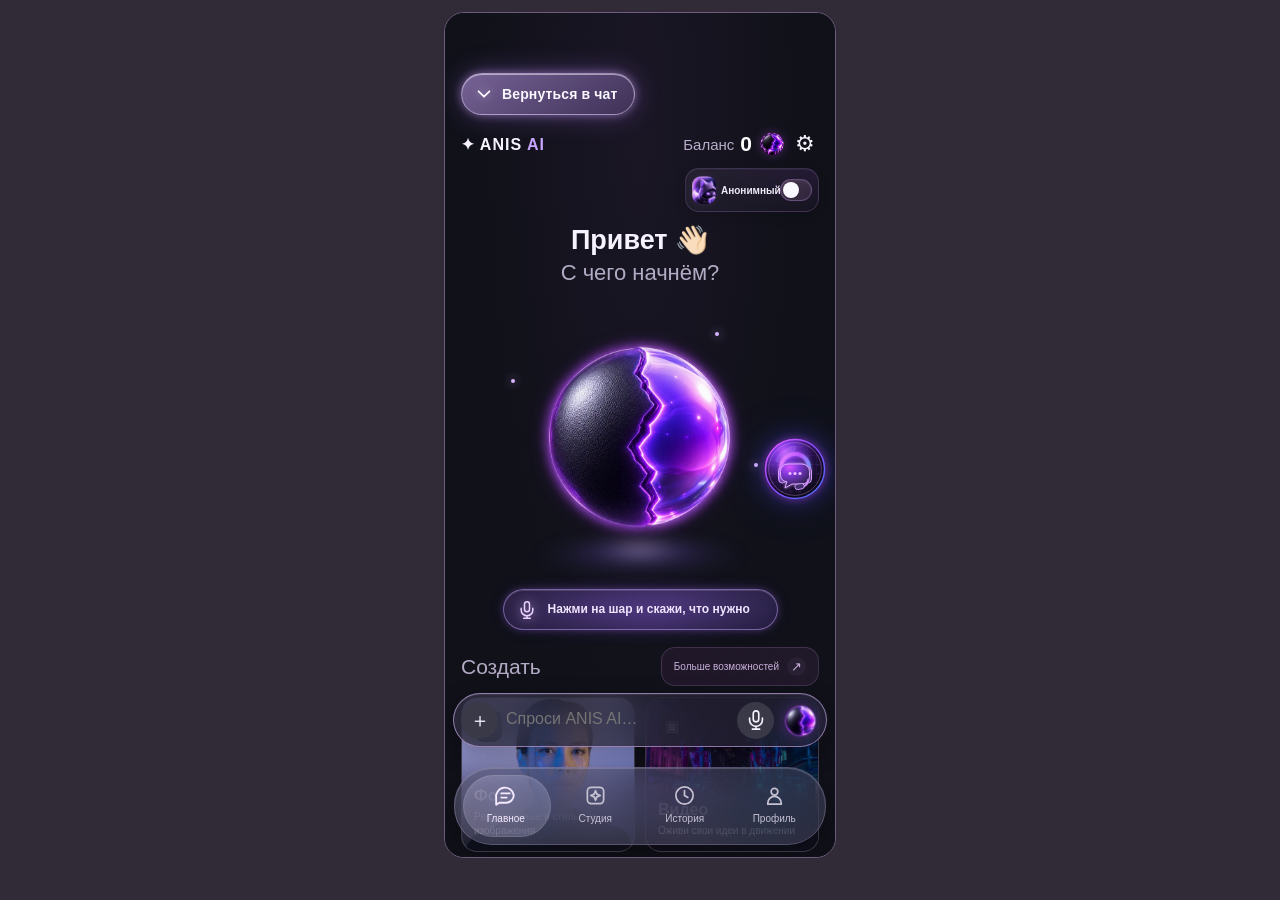
<file: ui-check-phone.html>
<!doctype html><html lang="ru"><head><meta charset="utf-8"><title>Проверка ANIS AI на телефоне</title><style>body{margin:0;background:#302b36;display:grid;justify-content:center;padding:12px}iframe{width:390px;height:844px;max-width:100vw;border:1px solid #6c5c7d;border-radius:20px;background:#101119}</style></head><body><iframe src="ui-check.html" title="ANIS AI — экран телефона"></iframe></body></html>
</file>
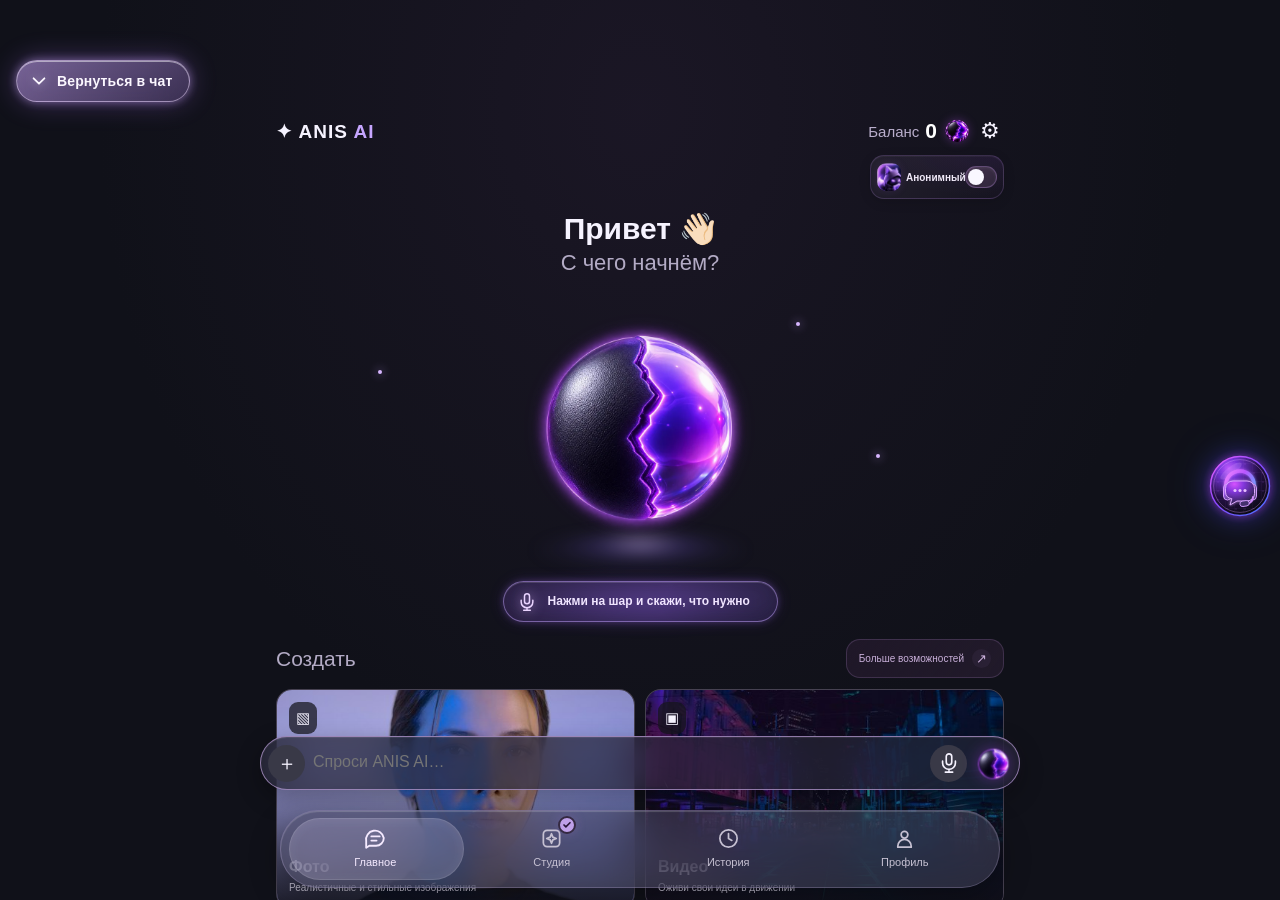
<file: ui-check.html>
<!DOCTYPE html>
<html lang="ru">
<head>
<meta charset="UTF-8">
<meta name="viewport" content="width=device-width,initial-scale=1,maximum-scale=1,viewport-fit=cover">
<meta name="theme-color" content="#101119">
<meta name="anis-build" content="__ANIS_BUILD__">
<link rel="stylesheet" href="stability.css?v=__ANIS_BUILD__">
<title>ANIS AI</title><script>try{document.documentElement.dataset.theme=localStorage.getItem("anis-theme")==="light"?"light":"dark";}catch{}</script>
<link rel="preconnect" href="https://anniveo-ai-api.yaylaevismail.workers.dev" crossorigin>
<link rel="preload" as="image" href="orb20-real.webp">
<link rel="preload" as="image" href="anium-coin-v1.webp">
<link rel="preload" as="image" href="template-portrait-v1.jpg" fetchpriority="low">
<link rel="preload" as="image" href="template-cinema-v1.jpg" fetchpriority="low">
<script src="https://telegram.org/js/telegram-web-app.js"></script>

<style>
:root{
  color-scheme:dark;
  --bg:#101119;
  --panel:#1c1d28;
  --purple:#c6a6ff;
  --muted:#aaa5bb;
  --keyboard-height:0px;
}
*{box-sizing:border-box}
html,body{
  margin:0;width:100%;height:100%;
  overflow:hidden;-webkit-text-size-adjust:100%;
}
body{
  background:radial-gradient(ellipse at 50% 12%,#30213d55,transparent 60%),var(--bg);
  color:#f6f3ff;
  font:15px -apple-system,BlinkMacSystemFont,"Segoe UI",sans-serif;
}
button,textarea,select{font:inherit;color:inherit}
button{cursor:pointer;-webkit-tap-highlight-color:transparent}
button:disabled{opacity:.5}
.hidden{display:none!important}
.app.has-return-to-chat{padding-top:calc(env(safe-area-inset-top,0px) + 112px)}
.app{
  max-width:760px;
  height:100dvh;
  margin:auto;
  padding:99px 16px 190px;
  overflow-y:auto;
  overflow-x:hidden;
  overscroll-behavior:contain;
  -webkit-overflow-scrolling:touch;
}
header{
  position:relative;
  display:flex;
  align-items:center;
  gap:6px;
  padding-bottom:0;
  min-height:38px;
}
.logo{
  font-size:19px;font-weight:800;
  letter-spacing:1px;white-space:nowrap;
}
.logo span{color:var(--purple)}
.credit{
  position:static;
  margin-left:auto;
  flex:none;
  display:flex;
  align-items:center;
  gap:6px;
  background:transparent;
  border:0;
  padding:0;
  color:#e2caff;
}
.credit:active{transform:scale(.95)}
.balance-label{
  font-size:15px;
  color:#b9aecb;
}
.balance-number{
  font-size:21px;
  font-weight:700;
  color:#fff;
}
.balance-star{
  font-size:25px;
  line-height:1;
  color:#c9a2ff;
  text-shadow:0 0 12px #b887ff99;
}
.gear{
  margin-left:0;
  flex:none;
  width:28px;
  padding:0;
  border:0;
  background:none;
  font-size:22px;
}

/* СВЕРНУТЬ ДИАЛОГ */
.collapse-chat-button{
  position:fixed;
  z-index:90;
  top:calc(env(safe-area-inset-top,0px) + 60px);
  left:16px;
  min-height:42px;
  display:inline-flex;
  align-items:center;
  justify-content:center;
  gap:9px;
  padding:0 16px 0 13px;
  border:1px solid rgba(235,215,255,.52);
  border-radius:999px;
  color:#fbf7ff;
  font-size:14px;
  font-weight:550;
  letter-spacing:.01em;
  background:linear-gradient(145deg,rgba(174,142,216,.66),rgba(93,73,127,.54));
  -webkit-backdrop-filter:blur(22px) saturate(150%);
  backdrop-filter:blur(22px) saturate(150%);
  box-shadow:0 0 10px rgba(210,171,255,.48),0 0 28px rgba(174,119,255,.32),inset 0 1px 0 rgba(255,255,255,.48);
  transform:translateZ(0) scale(1);
  transition:transform .18s cubic-bezier(.2,.8,.2,1),box-shadow .2s,background .2s;
  -webkit-tap-highlight-color:transparent;
}
.collapse-chat-button svg{
  width:18px;height:18px;flex:none;
  filter:drop-shadow(0 0 5px rgba(255,255,255,.45));
  transition:transform .2s;
}
.collapse-chat-button:active,
.collapse-chat-button.pressed{
  transform:translateZ(0) scale(.94);
  background:linear-gradient(145deg,rgba(199,163,239,.78),rgba(113,83,157,.7));
  box-shadow:0 0 7px rgba(226,196,255,.62),0 0 18px rgba(174,119,255,.5),inset 0 2px 5px rgba(35,21,53,.22);
}
.collapse-chat-button:active svg,
.collapse-chat-button.pressed svg{transform:translateY(1px)}
.collapse-chat-button:focus-visible{outline:2px solid #f4e8ff;outline-offset:3px}

/* ПЛАВАЮЩАЯ КНОПКА ПОДДЕРЖКИ: ДВИЖЕНИЕ ТОЛЬКО ВЛЕВО/ВПРАВО */
.support-button{
  position:fixed;z-index:60;top:54%;right:8px;left:auto;
  display:grid;place-items:center;width:64px;height:64px;padding:0;
  border:0;border-radius:50%;color:#e3def1;background:transparent;
  transform:translateY(-50%);
  touch-action:none;overscroll-behavior:contain;
  user-select:none;-webkit-user-select:none;-webkit-tap-highlight-color:transparent;
  cursor:grab;will-change:left,top;
  transition:left .38s cubic-bezier(.2,.9,.25,1),top .18s ease,transform .2s ease;
}
.support-button svg{
  display:block;width:100%;height:100%;pointer-events:none;
  filter:drop-shadow(0 0 4px rgba(188,63,255,.48)) drop-shadow(0 0 12px rgba(99,63,255,.34)) drop-shadow(0 0 21px rgba(45,98,255,.18));
}
.support-button:active{transform:translateY(-50%) scale(.96)}
.support-button.dragging{
  cursor:grabbing;transition:none;transform:translateY(-50%) scale(1.05);
}
.support-button.snapping{transform:translateY(-50%) scale(.97)}
.support-button:focus-visible{outline:2px solid #c4b4ed;outline-offset:2px}
@media(prefers-reduced-motion:reduce){.support-button{transition:none}}

.view{display:none;min-width:0}
.view.active{display:block}

/* ПРИВЕТСТВИЕ */
.welcome{text-align:center}
.welcome h1{
  font-size:30px;
  margin:12px 0 4px;
}
.welcome h2{
  font-size:22px;
  font-weight:400;
  color:#b3abc5;
  margin:0;
}
.welcome p{
  color:#b9b0c9;
  font-size:13px;
  line-height:1.7;
  max-width:480px;
  margin:8px auto 18px;
}
.fox-highlight{
  color:#c6a6ff;
  font-weight:600;
}

/* КОСМИЧЕСКИЙ ШАР */
.universe{position:relative;width:100%;height:278px;margin:10px auto 15px;display:grid;place-items:center;perspective:750px;transform-style:preserve-3d;isolation:isolate;overflow:visible}
.planet-response{
  position:relative;z-index:3;
  transform:scale(calc(1 + var(--voice-level,0) * .18));
  transition:transform .06s linear;
}
.voice-status-row{position:relative;display:flex;align-items:center;justify-content:center;gap:8px;width:min(100%,330px);max-width:100%;margin:10px auto 17px}
.voice-status-row .voice-assistant-button{flex:1;min-width:0}
.voice-assistant-button{position:relative;isolation:isolate;overflow:visible;display:flex;align-items:center;gap:9px;width:min(100%,330px);min-height:50px;padding:7px 14px;border:1px solid rgba(198,166,255,.48);border-radius:999px;color:#f0e5ff;text-align:left;background:linear-gradient(110deg,rgba(51,39,79,.86),rgba(70,51,109,.82) 58%,rgba(47,38,78,.88));box-shadow:0 0 7px rgba(173,125,255,.26),0 0 16px rgba(134,78,230,.14),inset 0 1px rgba(255,255,255,.14),inset 0 -6px 15px rgba(18,14,39,.2);-webkit-backdrop-filter:blur(16px) saturate(140%);backdrop-filter:blur(16px) saturate(140%);transition:filter .18s ease,box-shadow .2s ease}
.voice-assistant-button{cursor:default;user-select:none;-webkit-user-select:none}
.voice-assistant-button:before{
  content:"";position:absolute;inset:-5px;z-index:-1;border-radius:inherit;
  background:radial-gradient(ellipse,rgba(147,100,255,.34),transparent 72%);
  filter:blur(10px);opacity:.78;pointer-events:none;
}
.voice-assistant-mic{display:grid;place-items:center;flex:none;width:28px;height:32px;color:#ead4ff;filter:drop-shadow(0 0 6px rgba(221,183,255,.64))}
.voice-assistant-mic svg{display:block;width:23px;height:23px}
.voice-status{flex:1;min-width:0;color:#f0e5ff;font-size:13px;font-weight:600;line-height:1.3;letter-spacing:.04px}
.voice-status-cancel{width:29px;height:29px;font-size:18px}
.voice-assistant-wave{display:none;align-items:center;justify-content:center;gap:3px;flex:none;width:58px;height:34px;overflow:hidden}
.voice-assistant-button[data-phase="listening"] .voice-assistant-wave{display:flex}
.voice-assistant-bar{flex:1 1 2px;min-width:2px;max-width:4px;height:4px;border-radius:99px;background:linear-gradient(to top,#b77dff,#f4dfff);box-shadow:0 0 8px rgba(204,163,255,.8);transition:height .08s linear,opacity .08s linear}
.voice-assistant-cancel{display:grid;place-items:center;flex:none;width:23px;height:23px;border-radius:50%;border:1px solid rgba(245,224,255,.42);background:rgba(36,25,57,.42);color:#fff;font-size:17px;line-height:1;}
.task-cancel{
  display:grid;place-items:center;flex:none;
  width:25px;height:25px;padding:0;
  border:1px solid rgba(219,188,255,.38);border-radius:50%;
  background:rgba(72,55,94,.84);color:#ead8ff;
  box-shadow:0 0 12px rgba(174,119,255,.22);
  font-size:17px;line-height:1;
  -webkit-tap-highlight-color:transparent;
}
.task-cancel:active{filter:brightness(1.18)}
.voice-status-cancel{width:25px;height:25px;font-size:17px}
.voice-progress-text{flex:1;min-width:0}
.voice-progress .task-cancel{margin-left:2px}
.end-voice{
  display:block;margin:0 auto 12px;padding:9px 16px;
  background:linear-gradient(135deg,rgba(113,72,157,.72),rgba(42,35,59,.9));
  border:1px solid rgba(207,174,255,.42);border-radius:999px;
  color:#f1e5ff;font-size:12px;font-weight:650;letter-spacing:.15px;
  box-shadow:0 8px 24px rgba(147,83,220,.18),inset 0 1px rgba(255,255,255,.12);
  transition:transform .2s ease,filter .2s ease,box-shadow .2s ease;
  -webkit-tap-highlight-color:transparent;
}
.end-voice:active{transform:scale(.96);filter:brightness(1.12)}
#endVoice{display:none!important}
.voice-status-row.voice-chat-active .voice-assistant-button{border-color:rgba(224,195,255,.78);box-shadow:0 0 13px rgba(193,145,255,.52),0 0 32px rgba(166,103,255,.32),inset 0 1px rgba(255,255,255,.26),inset 0 -8px 22px rgba(18,14,39,.2)}
.voice-assistant-button[data-phase="speaking"]{border-color:rgba(255,160,239,.58)}
.voice-assistant-button[data-phase="thinking"],.voice-assistant-button[data-phase="transcribing"]{animation:voiceButtonBreath 1.8s ease-in-out infinite}
.planet.voice-chat-active{filter:drop-shadow(0 0 15px rgba(202,119,255,.34))}
@keyframes voiceButtonBreath{0%,100%{filter:brightness(1);box-shadow:0 0 8px rgba(173,125,255,.42),0 0 23px rgba(134,78,230,.23),inset 0 1px rgba(255,255,255,.2)}50%{filter:brightness(1.12);box-shadow:0 0 13px rgba(205,165,255,.58),0 0 32px rgba(166,103,255,.34),inset 0 1px rgba(255,255,255,.24)}}
@media(prefers-reduced-motion:reduce){.voice-assistant-button[data-phase="thinking"],.voice-assistant-button[data-phase="transcribing"]{animation:none}.end-voice{transition:none}}
.planet:focus-visible{outline:2px solid #ffe0ff;outline-offset:8px}
.planet{
  border:1px solid rgba(246,227,255,.85);padding:0;cursor:pointer;position:relative;isolation:isolate;
  width:clamp(188px,58vw,224px);height:clamp(188px,58vw,224px);
  border-radius:50%;z-index:3;overflow:hidden;display:block;
  background:
    radial-gradient(ellipse at 27% 19%,rgba(255,252,255,.98) 0%,rgba(246,216,255,.84) 8%,rgba(208,154,255,.34) 17%,transparent 34%),
    radial-gradient(ellipse at 78% 25%,rgba(215,157,255,.86),rgba(164,89,255,.46) 27%,transparent 51%),
    radial-gradient(ellipse at 18% 77%,rgba(151,160,255,.68),rgba(133,83,255,.46) 31%,transparent 55%),
    radial-gradient(ellipse at 75% 78%,rgba(248,161,255,.72),rgba(190,98,255,.38) 29%,transparent 53%),
    radial-gradient(circle at 50% 53%,rgba(49,34,102,.58),rgba(59,36,123,.93) 55%,rgba(33,22,74,.98) 86%);
  box-shadow:
    inset 0 0 0 2px rgba(255,244,255,.22),
    inset 12px 13px 27px rgba(255,255,255,.28),
    inset -18px -21px 34px rgba(29,10,67,.55),
    0 0 11px rgba(239,201,255,.74),
    0 0 31px rgba(175,103,255,.55),
    0 12px 42px rgba(100,54,186,.41);
  animation:planetSpin 22s linear infinite;
}
.planet:before,#send[data-mode="voice"]:before{
  content:"";position:absolute;inset:1.5%;z-index:3;border:1px solid rgba(255,244,255,.81);
  border-radius:50%;box-shadow:inset 0 0 15px rgba(255,255,255,.29),0 0 11px rgba(220,158,255,.53);
  pointer-events:none;
}
.planet:after,#send[data-mode="voice"]:after{
  content:"";position:absolute;left:11%;top:9%;width:27%;height:57%;z-index:4;
  border-radius:55% 45% 60% 40%;
  background:linear-gradient(155deg,rgba(255,255,255,.62),rgba(238,212,255,.24) 48%,transparent 82%);
  filter:blur(1px);transform:rotate(26deg);pointer-events:none;
}
.planet-response{position:relative;z-index:3;display:block;width:fit-content;height:fit-content;line-height:0;transform:scale(calc(1 + var(--voice-level,0) * .18));transition:transform .06s linear}
.orb-floor{
  position:absolute;z-index:1;left:9%;bottom:-27px;width:82%;height:32px;
  border-radius:50%;
  background:radial-gradient(ellipse at 50% 22%,rgba(217,190,255,.63),rgba(128,99,237,.26) 28%,rgba(78,63,154,.12) 53%,transparent 78%);
  filter:blur(8px);transform:scaleX(1.12);pointer-events:none;
}
.orb-ribbons{
  position:absolute;inset:0;z-index:2;width:100%;height:100%;overflow:hidden;
  pointer-events:none;filter:drop-shadow(0 0 5px rgba(193,165,255,.4));
}
.planet:focus-visible{outline:2px solid #ffe0ff;outline-offset:8px}
@media(prefers-reduced-motion:reduce){.planet{animation:none}}
.axis-ring{
  position:absolute;
  left:50%;top:50%;
  width:250px;height:115px;
  margin-left:-125px;
  margin-top:-57.5px;
  border:2px solid #b28cff9c;
  border-radius:50%;
  box-shadow:0 0 12px #ae7cff38;
  transform-style:preserve-3d;
  pointer-events:none;
}
.axis-ring.one{
  z-index:4;
  animation:axisOne 7s linear infinite;
}
.axis-ring.two{
  width:218px;height:95px;
  margin-left:-109px;
  margin-top:-47.5px;
  border-color:#c2a4ff77;
  z-index:2;
  animation:axisTwo 10s linear infinite;
}
.axis-ring.three{
  width:278px;height:125px;
  margin-left:-139px;
  margin-top:-62.5px;
  border-color:#8b6fc04d;
  z-index:1;
  animation:axisThree 13s linear infinite;
}
@keyframes planetSpin{
  to{transform:rotate(360deg)}
}
@keyframes axisOne{
  from{transform:rotateZ(-25deg) rotateY(0)}
  to{transform:rotateZ(-25deg) rotateY(360deg)}
}
@keyframes axisTwo{
  from{transform:rotateZ(65deg) rotateX(0)}
  to{transform:rotateZ(65deg) rotateX(360deg)}
}
@keyframes axisThree{
  from{transform:rotateZ(20deg) rotateY(0)}
  to{transform:rotateZ(20deg) rotateY(-360deg)}
}
.spark{
  position:absolute;
  width:4px;height:4px;
  background:#d7b6ff;
  border-radius:50%;
  box-shadow:0 0 10px #c39aff;
  animation:blink 2.5s ease-in-out infinite alternate;
}
.spark.a{left:14%;top:30%}
.spark.b{right:17%;top:60%;animation-delay:1s}
.spark.c{right:28%;top:13%;animation-delay:1.8s}
@keyframes blink{
  from{opacity:.2;transform:scale(.6)}
  to{opacity:1;transform:scale(1.4)}
}

/* ЛИСЁНОК: ОБЪЁМНАЯ ОРБИТА И ЖИВОЙ ПОЛЁТ */
.fox-orbit{position:absolute;inset:0;z-index:8;pointer-events:none}
.fox-position{
  position:absolute;left:50%;top:50%;
  width:112px;height:112px;
  transform:translate(-50%,-50%) translate(-85px,-40px);
  will-change:transform;
}
.cosmic-fox{
  width:100%;height:100%;display:block;object-fit:contain;
  user-select:none;-webkit-user-select:none;
  filter:drop-shadow(0 0 13px #c6a6ff99);
  transition:filter .3s ease;
}
.fox-glow{
  position:absolute;inset:22%;border-radius:50%;
  background:#b887ff77;filter:blur(19px);z-index:-1;
}
.fox-pose{
  position:relative;width:100%;height:100%;
  transform-origin:55% 60%;
  animation:foxFloat 2.4s ease-in-out infinite;
}
@keyframes foxFloat{
  0%,100%{transform:translateY(0) rotate(-3deg) scale(1,.98)}
  50%{transform:translateY(-7px) rotate(3deg) scale(1.025,1.02)}
}
.fox-orbit.listening .cosmic-fox{filter:drop-shadow(0 0 23px #d3aaff)}
.fox-orbit.listening .fox-pose{animation:foxListen 3s ease-in-out infinite}
@keyframes foxListen{
  0%,100%{transform:translateY(0) rotate(-9deg) scale(1)}
  50%{transform:translateY(-3px) rotate(-6deg) scale(1.035)}
}
.universe.listening .planet{animation-duration:24s}

/* МАЛЕНЬКИЕ ЗВЁЗДЫ */
.fox-star{
  position:absolute;
  width:4px;height:4px;
  border-radius:50%;
  background:#e8c8ff;
  box-shadow:0 0 12px #c48aff;
  animation:foxSparkle 2.5s infinite alternate;
  pointer-events:none;
}
@keyframes foxSparkle{
  from{opacity:.2;transform:scale(.5)}
  to{opacity:1;transform:scale(1.7)}
}

/* СОЗДАТЬ */
.heading{
  display:flex;
  justify-content:space-between;
  align-items:center;
  gap:10px;
  margin:9px 0 11px;
}
.heading h2{font-size:21px;margin:0}
.heading button{
  background:none;border:0;
  color:var(--muted);
  font-size:11px;
  text-align:right;
}
.tiles,.ideas{
  display:grid;
  grid-template-columns:repeat(2,minmax(0,1fr));
  gap:10px;
}
.tile{
  position:relative;
  height:155px;
  border-radius:16px;
  border:1px solid #ffffff22;
  overflow:hidden;
  text-align:left;
  background:#2a2436;
  padding:0;
  transition:transform .2s;
}
.tile:active,.idea:active{transform:scale(.96)}
.tile img{
  width:100%;height:100%;
  object-fit:cover;
  position:absolute;inset:0;
}
.tile:after{
  content:"";
  position:absolute;inset:0;
  background:linear-gradient(180deg,#0000 30%,#101019ed);
}
.tile-icon{
  position:absolute;
  top:12px;left:12px;
  z-index:1;
  padding:7px;
  border-radius:9px;
  background:#15151cb9;
}
.tile-text{
  position:absolute;
  z-index:1;
  left:12px;
  bottom:13px;
  right:10px;
}
.tile b{font-size:16px}
.tile small{
  display:block;
  color:#c1bdce;
  font-size:10px;
  margin-top:5px;
  line-height:1.4;
}
.ideas{margin-top:12px}
.idea{
  display:flex;
  gap:9px;
  align-items:flex-start;
  text-align:left;
  background:#1d1e29;
  border:1px solid #353441;
  border-radius:15px;
  padding:13px 9px;
  min-height:105px;
  transition:transform .2s;
}
.symbol{
  color:var(--purple);
  font-size:22px;
}
.idea strong{
  font-size:12px;
  font-weight:550;
  line-height:1.45;
}
.idea small{
  display:block;
  margin-top:8px;
  color:var(--muted);
  font-size:10px;
  line-height:1.4;
}

/* АНОНИМНЫЙ ЧАТ */
.mode{
  display:flex;
  align-items:center;
  gap:11px;
  padding:14px;
  margin:14px 0;
  border:1px solid #373542;
  background:#1d1e28;
  border-radius:16px;
}
.shield{
  font-size:21px;
  color:var(--purple);
}
.mode b{display:block;font-size:12px}
.mode small{
  display:block;
  font-size:10px;
  color:var(--muted);
  margin-top:4px;
}
.switch{
  margin-left:auto;
  border:0;
  background:#474451;
  border-radius:30px;
  width:45px;height:27px;
  padding:3px;flex:none;
}
.switch:after{
  content:"";
  display:block;
  width:21px;height:21px;
  border-radius:50%;
  background:white;
  transition:transform .2s;
}
.switch.on{background:#9675c5}
.switch.on:after{transform:translateX(18px)}

/* СООБЩЕНИЯ */
.voice-progress{
  align-self:flex-start;margin-left:0;margin-right:auto;margin-top:-7px;margin-bottom:18px;display:flex;align-items:center;gap:9px;
  max-width:calc(100% - 18px);padding:10px 13px;
  border:1px solid rgba(198,166,255,.25);border-radius:16px 16px 5px 16px;
  background:linear-gradient(125deg,rgba(69,55,88,.9),rgba(43,37,57,.94));
  box-shadow:0 5px 18px rgba(0,0,0,.18),0 0 20px rgba(165,118,225,.08);
  color:#d9cce9;font-size:13px;line-height:1.45;overflow-wrap:anywhere;
  animation:voiceProgressIn .18s ease-out;
}
.voice-progress:before{
  content:"";width:9px;height:9px;flex:none;border-radius:50%;
  background:#c89aff;box-shadow:0 0 10px rgba(198,154,255,.84);
  animation:voiceProgressPulse 1.25s ease-in-out infinite;
}
.voice-progress.error{border-color:rgba(255,144,184,.38);color:#ffe1eb}
.voice-progress.error:before{background:#ff8db7;box-shadow:0 0 10px rgba(255,141,183,.75)}
@keyframes voiceProgressPulse{0%,100%{opacity:.55;transform:scale(.82)}50%{opacity:1;transform:scale(1.15)}}
@keyframes voiceProgressIn{from{opacity:0;transform:translateY(5px)}to{opacity:1;transform:translateY(0)}}
.messages{
  display:flex;
  flex-direction:column;
  gap:16px;
  padding:8px 0 20px;
  min-width:0;
}
.message{
  min-width:0;
  max-width:100%;
  line-height:1.65;
  font-size:14px;
  overflow-wrap:anywhere;
}
.message.user{
  align-self:flex-end;
  max-width:87%;
  background:#2b2938;
  border:1px solid #454052;
  padding:11px 14px;
  border-radius:17px 17px 5px 17px;
  white-space:pre-wrap;
}
.message.assistant{
  align-self:stretch;
  width:100%;
}
.message.assistant.sender-pending{
  position:relative;
  align-self:flex-start;width:auto;max-width:87%;margin-left:0;margin-right:auto;margin-bottom:18px;
  padding:11px 40px 11px 14px;border:1px solid #544365;
  border-radius:17px 17px 17px 5px;
  background:linear-gradient(135deg,rgba(59,47,75,.94),rgba(43,37,57,.96));
  box-shadow:0 5px 18px rgba(0,0,0,.18),0 0 20px rgba(165,118,225,.08);
  color:#e4d8f2;
}
.message.assistant.sender-pending .assistant-name,
.message.assistant.sender-pending .copy{display:none}
.message.assistant.sender-pending .task-cancel{
  position:absolute;right:6px;bottom:6px;top:auto;transform:none;
  width:21px;height:21px;font-size:15px;
}
.assistant-name{
  color:var(--purple);
  font-size:11px;
  margin-bottom:6px;
}
.answer{
  min-width:0;
  overflow-wrap:anywhere;
}
.answer p{margin:0 0 10px}
.answer h1,.answer h2,.answer h3{
  font-size:17px;
  margin:14px 0 8px;
}
.answer ul,.answer ol{padding-left:22px}
.answer pre{
  max-width:100%;
  padding:12px;
  border-radius:10px;
  overflow-x:auto;
  background:#20212b;
  font-size:12px;
}
.answer code{
  background:#292a35;
  border-radius:4px;
  padding:2px 4px;
}
.answer pre code{background:none;padding:0}
.copy{
  display:inline-grid;place-items:center;
  width:32px;height:30px;margin-top:5px;padding:0;
  border:1px solid rgba(198,166,255,.2);border-radius:10px;
  background:rgba(198,166,255,.07);color:#bdb2d1;
  box-shadow:inset 0 1px rgba(255,255,255,.05);
  transition:transform .16s ease,border-color .16s ease,background .16s ease,color .16s ease,box-shadow .16s ease;
  -webkit-tap-highlight-color:transparent;
}
.copy svg{display:block;width:16px;height:16px}
.copy:active{transform:scale(.9);background:rgba(174,128,230,.2);border-color:rgba(212,179,255,.56);color:#f1e2ff}
.copy:focus-visible{outline:2px solid #d8baff;outline-offset:2px}
.copy.copied{color:#e7d3ff;border-color:rgba(212,179,255,.5);background:rgba(174,128,230,.2);box-shadow:0 0 14px rgba(174,128,230,.2)}
.message audio{max-width:100%;display:block}

/* ПОЛЕ ВВОДА */
.dock{
  position:fixed;
  z-index:40;
  left:50%;
  transform:translateX(-50%);
  bottom:calc(110px + env(safe-area-inset-bottom));
  width:min(760px,calc(100% - 16px));
  transition:bottom .62s cubic-bezier(.18,.78,.2,1);
}
.composer{
  display:flex;
  align-items:center;
  gap:8px;
  min-width:0;
  min-height:54px;
  padding:7px;
  background:rgba(36,36,49,.72);
  -webkit-backdrop-filter:blur(22px) saturate(145%);
  backdrop-filter:blur(22px) saturate(145%);
  border:1px solid rgba(196,166,225,.68);
  border-radius:30px;
  box-shadow:0 8px 25px #0005,inset 0 1px 1px #ffffff18;
}
.attachment-menu{
  position:absolute;left:4px;bottom:calc(100% + 12px);z-index:45;
  display:grid;gap:3px;width:min(250px,calc(100vw - 32px));
  padding:8px;border:1px solid rgba(221,200,255,.23);
  border-radius:20px;background:rgba(35,33,47,.94);
  -webkit-backdrop-filter:blur(24px) saturate(145%);
  backdrop-filter:blur(24px) saturate(145%);
  box-shadow:0 14px 36px #0008,inset 0 1px #ffffff12;
  transform-origin:bottom left;animation:attachMenuIn .16s ease-out;
}
@keyframes attachMenuIn{
  from{opacity:0;transform:translateY(7px) scale(.97)}
  to{opacity:1;transform:translateY(0) scale(1)}
}
.attachment-option{
  display:flex;align-items:center;gap:12px;width:100%;min-height:46px;
  padding:7px 11px;border:0;border-radius:13px;background:transparent;
  color:#f4edff;text-align:left;font-size:14px;
}
.attachment-option:active{background:rgba(183,144,232,.2)}
.attachment-icon{
  display:grid;place-items:center;width:32px;height:32px;flex:none;
  border:1px solid rgba(205,179,240,.18);border-radius:11px;
  background:rgba(198,166,255,.12);font-size:17px;
}
.attachment-input{display:none}
.composer textarea{
  background:none;
  border:0;
  outline:none;
  resize:none;
  flex:1 1 0px;
  width:0;
  min-width:0;
  min-height:38px;
  max-height:95px;
  padding:8px 0;
  font-size:16px;
  line-height:20px;
  transition:flex-grow .52s cubic-bezier(.2,.75,.25,1),
    opacity .28s ease,transform .52s cubic-bezier(.2,.75,.25,1);
}
.search-recording-display{
  display:flex;align-items:center;gap:9px;flex:0 1 0px;
  width:0;min-width:0;height:38px;overflow:hidden;color:#e9ddfb;
  opacity:0;transform:none;pointer-events:none;
  transition:flex-grow .52s cubic-bezier(.2,.75,.25,1),opacity .3s ease;
}
.composer.recording-mode #messageInput{
  flex-grow:0;padding-left:0;padding-right:0;
  opacity:0;transform:none;pointer-events:none;
}
.composer.recording-mode #send{display:grid}
.composer.recording-mode .search-recording-display{
  flex-grow:1;opacity:1;transform:none;pointer-events:auto;
}
/* Keep the composer fixed while the waveform reveals from the mic side. */
.dock.swipe-preview .composer{position:relative}
.dock.swipe-preview .composer #messageInput{
  flex-grow:1;
  opacity:var(--swipe-input-opacity,1);
  transform:none;
  transition:none;
}
.dock.swipe-preview .composer .search-recording-display{
  position:absolute;left:53px;right:98px;top:50%;
  width:auto;min-width:0;height:38px;flex:none;
  transform:translateY(-50%);
  opacity:var(--swipe-wave-opacity,0);
  clip-path:inset(0 0 0 var(--swipe-reveal,100%));
  pointer-events:none;will-change:clip-path,opacity;
  transition:none;
}
.dock.swipe-preview.swipe-settling .composer #messageInput,
.dock.swipe-preview.swipe-settling .composer .search-recording-display{
  transition:opacity .36s ease,clip-path .42s cubic-bezier(.16,1,.3,1);
}
.search-recording-time{
  flex:none;min-width:34px;color:#e9ddfb;font-size:12px;
  font-variant-numeric:tabular-nums;font-weight:600;letter-spacing:.2px;
}
.search-voice-bars{
  display:flex;align-items:center;justify-content:space-between;gap:2px;
  flex:1;min-width:0;height:30px;overflow:hidden;
}
.search-voice-bar{
  flex:1 1 2px;min-width:2px;max-width:4px;height:4px;
  border-radius:99px;background:linear-gradient(to top,#a978e7,#ead1ff);
  box-shadow:0 0 8px rgba(196,148,255,.58);
  transform-origin:center;opacity:.82;
  animation:searchWaveIdle .78s ease-in-out infinite alternate;
  animation-delay:var(--wave-delay,0s);animation-play-state:paused;
  transition:height .15s cubic-bezier(.2,.75,.25,1),opacity .15s ease;
}
.dock.swipe-preview .search-voice-bar,
.composer.recording-mode .search-voice-bar{animation-play-state:running}
.search-voice-bar:nth-child(5n + 2){background:linear-gradient(to top,#c47eff,#fff0ff)}
@keyframes searchWaveIdle{
  from{transform:scaleY(.42);opacity:.58}
  to{transform:scaleY(1);opacity:1}
}
/* slider alignment is set beside the vertical track */
.circle{
  border:0;
  border-radius:50%;
  width:37px;height:37px;
  background:#393947;
  flex:none;
  font-size:20px;
}
.send{
  background:linear-gradient(130deg,#d7bbff,#a67cdb);
  color:#241833;
}
#send{
  display:grid;flex:none;width:37px;height:37px;min-width:37px;
  opacity:1;transition:none;
}
#send:disabled{opacity:1}
#send[data-mode="voice"]{
  position:relative;isolation:isolate;overflow:hidden;
  background:
    radial-gradient(ellipse at 27% 19%,rgba(255,252,255,.98) 0%,rgba(246,216,255,.84) 8%,rgba(208,154,255,.34) 17%,transparent 34%),
    radial-gradient(ellipse at 78% 25%,rgba(215,157,255,.86),rgba(164,89,255,.46) 27%,transparent 51%),
    radial-gradient(ellipse at 18% 77%,rgba(151,160,255,.68),rgba(133,83,255,.46) 31%,transparent 55%),
    radial-gradient(ellipse at 75% 78%,rgba(248,161,255,.72),rgba(190,98,255,.38) 29%,transparent 53%),
    radial-gradient(circle at 50% 53%,rgba(49,34,102,.58),rgba(59,36,123,.93) 55%,rgba(33,22,74,.98) 86%);
  border:1px solid rgba(246,227,255,.85);
  box-shadow:inset 0 0 0 1px rgba(255,244,255,.22),inset 3px 3px 7px rgba(255,255,255,.28),inset -5px -6px 10px rgba(29,10,67,.55),0 0 9px rgba(239,201,255,.74),0 0 19px rgba(175,103,255,.55);
  color:transparent;animation:planetSpin 22s linear infinite;
}
#send[data-mode="voice"] #sendGlyph{display:none!important}
#send[data-mode="send"] #sendGlyph{display:block!important;font-size:20px;line-height:1;opacity:1}
#send:not([data-mode="voice"]){animation:none}
#send .orb-ribbons{position:absolute;inset:0;width:100%;height:100%;z-index:2;pointer-events:none;overflow:hidden;filter:drop-shadow(0 0 2px rgba(193,165,255,.38))}
#send[data-mode="send"] .orb-ribbons{display:none}
#mic{
  display:grid;place-items:center;padding:0;position:relative;
  touch-action:none;user-select:none;-webkit-user-select:none;
  transition:transform .08s linear,box-shadow .08s linear,background .2s;
}
#mic svg{display:block;pointer-events:none}
#mic .mic-stop-icon{display:none}
#mic .mic-cancel-icon{display:none}
#mic.voice-cancel .mic-icon,#mic.voice-cancel .mic-stop-icon{display:none}
#mic.voice-cancel .mic-cancel-icon{display:block}
#mic.voice-cancel{
  background:rgba(173,129,225,.22);color:#f3e5ff;
  box-shadow:inset 0 0 0 1px rgba(216,177,255,.4),0 0 12px rgba(177,120,255,.24);
  touch-action:manipulation;
}
#mic.recording{
  background:rgba(173,129,225,.32);
  box-shadow:0 0 0 2px rgba(202,164,255,.5),0 0 18px rgba(177,120,255,.55);
  transform:scale(var(--mic-scale,1)) translateY(var(--mic-lift,0px));
}
#mic.recording .mic-icon{filter:drop-shadow(0 0 7px #f1dcff)}
#mic.recording:before{
  content:"";position:absolute;inset:-9px;z-index:-1;border-radius:50%;
  background:radial-gradient(circle,rgba(191,146,255,.42),rgba(169,116,236,.18) 58%,transparent 76%);
  filter:blur(7px);animation:micSoftPulse 1.45s ease-in-out infinite;
}
#mic.gesture-active{transform:scale(1.07)}
@keyframes micSoftPulse{0%,100%{opacity:.62;transform:scale(.94)}50%{opacity:1;transform:scale(1.12)}}
#mic.locked:after{
  content:"";position:absolute;inset:-5px;border-radius:50%;
  border:1px solid rgba(226,205,255,.75);pointer-events:none;
}
#mic.cancel-armed{
  background:rgba(219,77,123,.36);
  box-shadow:0 0 0 2px rgba(255,152,188,.55),0 0 20px rgba(243,83,144,.45);
}
#mic.gesture-active{transform:scale(.94)}
#attachButton{
  position:relative;isolation:isolate;overflow:visible;
  transition:none;z-index:1;
}
#attachButton.recording-cancel{
  border:1px solid rgba(255,164,195,.52);
  background:linear-gradient(145deg,rgba(199,93,132,.92),rgba(112,49,83,.96));
  color:#ffe7ef;
  box-shadow:0 0 0 2px rgba(255,151,190,.27),0 0 21px rgba(243,83,144,.38);
}
#attachButton.recording-cancel:before{
  opacity:.62;transform:scale(.9);filter:blur(10px);
  background:radial-gradient(circle,#ff6e9ab8 0%,#ef3b704d 48%,transparent 76%);
}
#attachButton.recording-cancel #attachGlyph{
  transform:rotate(0deg) scale(1);color:#ffe7ef;font-size:22px;font-weight:700;
}
#attachButton:before{
  content:"";position:absolute;z-index:-1;inset:-14px;
  border-radius:50%;pointer-events:none;
  opacity:var(--cancel-cloud-opacity,0);
  transform:scale(var(--cancel-cloud-scale,.6));
  filter:blur(var(--cancel-cloud-blur,0px));
  background:radial-gradient(circle,#ff5a86b8 0%,#ef3b704d 48%,transparent 76%);
  transition:opacity .04s linear,transform .04s linear,filter .04s linear;
}
#attachGlyph{
  display:inline-block;transform:rotate(0deg) scale(1);
  transition:transform .04s linear,color .04s linear;
}
.recording{background:#8e3f58}
.status{
  font-size:11px;
  color:#cdb7e9;
  padding:6px 14px;
}
.status:empty{display:none}
.mic-swipe-hint{
  position:absolute;left:0;right:auto;top:0;bottom:auto;z-index:46;
  width:174px;height:154px;pointer-events:none;
  opacity:0;visibility:hidden;transform:scale(.98);
  transition:opacity .28s ease,transform .34s cubic-bezier(.2,.75,.25,1),visibility .28s;
}
.mic-swipe-hint.visible{opacity:1;visibility:visible;transform:scale(1)}
.mic-swipe-track{
  position:absolute;right:0;top:0;bottom:0;z-index:0;width:56px;
  pointer-events:auto;touch-action:none;
  border:1px solid rgba(204,177,245,.34);border-radius:34px;
  background:linear-gradient(180deg,rgba(44,37,61,.78),rgba(27,25,40,.58));
  -webkit-backdrop-filter:blur(18px) saturate(135%);backdrop-filter:blur(18px) saturate(135%);
  box-shadow:0 0 18px rgba(173,126,235,.2),0 0 42px rgba(153,104,220,.12),inset 0 1px rgba(255,255,255,.12);
  transition:border-color .25s,box-shadow .25s,background .25s;
}
.mic-swipe-track:before{
  content:"";position:absolute;inset:4px;border:1px solid rgba(224,204,255,.07);
  border-radius:inherit;pointer-events:none;
}
.mic-swipe-copy{
  position:absolute;left:0;top:14px;z-index:1;width:96px;padding-right:8px;
  color:#eee4ff;text-align:right;pointer-events:none;
  text-shadow:0 1px 8px rgba(0,0,0,.35);
  transition:opacity .28s,transform .28s;
}
.mic-swipe-copy strong{display:block;color:#f6edff;font-size:12px;font-weight:650;line-height:1.35}
.mic-swipe-copy span{display:block;margin-top:3px;color:#c9bddb;font-size:11px;line-height:1.35}
.mic-guide-lock{
  position:absolute;left:127px;top:8px;z-index:3;width:38px;height:38px;padding:0;
  display:grid;place-items:center;border-radius:50%;appearance:none;
  color:#f2e6ff;border:1.5px solid rgba(218,190,255,.82);
  background:radial-gradient(circle at 50% 35%,rgba(193,145,255,.42),rgba(93,62,132,.3) 72%);
  box-shadow:0 0 11px rgba(194,143,255,.58),0 0 29px rgba(171,112,255,.3),inset 0 0 13px rgba(228,198,255,.16);
  opacity:.95;transform:scale(.94);cursor:pointer;pointer-events:auto;
  -webkit-tap-highlight-color:transparent;
  transition:opacity .2s,transform .25s,box-shadow .25s,border-color .25s,background .25s;
}
.mic-guide-lock:active{transform:scale(.9)}
.mic-guide-lock:focus-visible{outline:2px solid #f2dcff;outline-offset:4px}
  .mic-guide-lock svg{width:17px;height:17px;filter:drop-shadow(0 0 6px rgba(234,211,255,.7))}
.mic-swipe-shadow{
  position:absolute;left:50%;right:auto;top:auto;bottom:-48px;z-index:1;
  width:56px;height:56px;border-radius:50%;pointer-events:none;
  background:radial-gradient(ellipse at 50% 55%,rgba(250,237,255,.58) 0%,rgba(211,176,255,.38) 27%,rgba(182,129,255,.23) 50%,rgba(156,108,221,.1) 68%,transparent 82%);
  filter:blur(7px);opacity:.52;transform:translate3d(-50%,0,0) scale(.94);
  box-shadow:0 0 31px rgba(174,119,255,.28);
  transition:opacity .08s linear,filter .08s linear;
  will-change:transform,opacity;
}
.mic-swipe-track.dragging .mic-swipe-shadow{
  filter:blur(8px);opacity:1;box-shadow:0 0 46px rgba(193,145,255,.62);
}
.mic-swipe-track.returning .mic-swipe-shadow{
  transition:transform .2s cubic-bezier(.2,.8,.2,1),opacity .12s linear,filter .12s linear;
}
.mic-swipe-hint.locked .mic-guide-lock{
  opacity:1;transform:scale(1.04);border-color:#f0deff;
  box-shadow:0 0 14px rgba(221,185,255,.9),0 0 34px rgba(171,112,255,.52),inset 0 0 15px rgba(238,212,255,.24);
}
.mic-swipe-hint.locked .mic-swipe-track{
  border-color:rgba(224,196,255,.58);
  box-shadow:0 0 22px rgba(190,144,255,.3),0 0 52px rgba(153,104,220,.2),inset 0 1px rgba(255,255,255,.16);
}
.mic-swipe-hint.locked .mic-swipe-shadow{opacity:1;filter:blur(6px);box-shadow:0 0 36px rgba(198,157,255,.58)}
.mic-swipe-hint.compact .mic-swipe-copy{opacity:0;transform:translateX(-7px)}
@media(max-width:380px){
    .mic-swipe-copy{width:91px;padding-right:7px}
}
@media(prefers-reduced-motion:reduce){
  .mic-swipe-hint,.mic-swipe-shadow,.mic-guide-lock,.mic-swipe-copy,.mic-swipe-track,
  .dock.swipe-settling .composer #messageInput,
  .dock.swipe-settling .composer .search-recording-display{transition:none}
}

/* НИЖНЕЕ МЕНЮ */
nav{
  position:fixed;
  z-index:50;
  left:50%;
  transform:translateX(-50%);
  bottom:calc(12px + env(safe-area-inset-bottom));
  width:min(720px,calc(100% - 32px));
  display:grid;
  grid-template-columns:repeat(5,minmax(0,1fr));
  gap:2px;
  padding:7px;
  border:1px solid rgba(225,205,255,.22);
  border-radius:38px;
  background:rgba(80,77,96,.46);
  -webkit-backdrop-filter:blur(26px) saturate(145%);
  backdrop-filter:blur(26px) saturate(145%);
  box-shadow:0 10px 32px #0005,inset 0 1px 1px #ffffff30;
}
nav button{
  position:relative;
  z-index:2;
  min-width:0;
  min-height:62px;
  padding:8px 2px;
  border:0;
  border-radius:30px;
  background:transparent;
  color:#c6c1d2;
  display:flex;
  flex-direction:column;
  align-items:center;
  gap:5px;
  font-size:11px;
  transition:color .3s,transform .22s;
}
nav button span{
  width:25px;height:25px;
  display:grid;place-items:center;
  transition:transform .25s;
}
nav button span svg{
  width:23px;height:23px;
  display:block;
}
nav button.active{color:#f5eaff}
nav button.active span{transform:scale(1.08)}
nav button:active{transform:scale(.91)}
#navGlider{
  position:absolute;
  z-index:1;
  top:7px;left:7px;
  height:calc(100% - 14px);
  border-radius:31px;
  background:rgba(225,216,255,.19);
  border:1px solid rgba(255,255,255,.13);
  box-shadow:inset 0 1px 12px #ffffff12;
  transition:transform .38s cubic-bezier(.2,.8,.2,1),
             width .38s cubic-bezier(.2,.8,.2,1);
  pointer-events:none;
}

/* КЛАВИАТУРА */
body.keyboard-open nav{display:none}
body.keyboard-open .dock{
  bottom:calc(var(--keyboard-height) + 10px);
}
#hideKeyboard{
  position:fixed;
  z-index:999;
  right:20px;
  top:50%;
  width:46px;height:46px;
  border-radius:50%;
  border:1px solid #c4a1f5aa;
  background:rgba(65,49,91,.88);
  color:#e0c8ff;
  -webkit-backdrop-filter:blur(16px);
  backdrop-filter:blur(16px);
  box-shadow:0 0 22px #ac7aff55;
  display:flex;
  align-items:center;
  justify-content:center;
  opacity:0;
  visibility:hidden;
  pointer-events:none;
  transform:translateY(16px) scale(.8);
  transition:top .16s,opacity .25s,transform .3s,visibility .25s;
}
#hideKeyboard.visible{
  opacity:1;
  visibility:visible;
  pointer-events:auto;
  transform:translateY(0) scale(1);
}
#hideKeyboard svg{width:24px;height:24px}

/* СТРАНИЦЫ */
.page-title{font-size:27px;margin:15px 0 5px}
.subtitle{
  color:var(--muted);
  font-size:12px;
  margin:0 0 20px;
  line-height:1.6;
}
.panel{
  background:#1d1e29;
  border:1px solid #373542;
  border-radius:17px;
  padding:16px;
  margin:13px 0;
}
label{
  display:block;
  color:#c5b9d5;
  font-size:12px;
  margin:0 0 8px;
}
.prompt{
  width:100%;
  min-height:120px;
  resize:vertical;
  background:#12141c;
  border:1px solid #3b3948;
  border-radius:12px;
  padding:12px;
  outline:none;
  font-size:16px;
}
.fields{
  display:grid;
  grid-template-columns:repeat(2,minmax(0,1fr));
  gap:10px;
  margin-top:13px;
}
select{
  width:100%;
  background:#14151e;
  border:1px solid #403d4c;
  border-radius:10px;
  padding:10px;
  font-size:16px;
}
.primary{
  display:block;
  width:100%;
  border:0;
  border-radius:12px;
  background:linear-gradient(120deg,#9676c5,#655589);
  padding:14px;
  margin-top:16px;
  font-weight:600;
}
.media-upload{display:block;width:100%;max-width:100%;margin-top:6px;padding:10px;background:#14151e;border:1px solid #403d4c;border-radius:10px;color:#d8d1e2;font-size:13px}
.result img,.result video{
  width:100%;
  max-height:60vh;
  object-fit:contain;
  border-radius:12px;
  margin-top:12px;
}
.result a{
  color:#d7b9ff;
  display:inline-block;
  margin-top:12px;
}
.avatar{
  width:75px;height:75px;
  margin:5px auto 12px;
  display:grid;
  place-items:center;
  border-radius:50%;
  background:#74569d;
  font-size:30px;
  overflow:hidden;
}
.avatar img{
  width:100%;height:100%;
  object-fit:cover;
}
.profile{text-align:center}
.profile h2{margin:0 0 6px}
.profile p{color:var(--muted);font-size:12px}
.wallet{
  background:linear-gradient(120deg,#30263e,#1d1e29);
  border:1px solid #55466a;
  border-radius:17px;
  padding:20px;
}
.wallet small{color:#c5b5d6}
.wallet strong{
  display:block;
  font-size:29px;
  margin:10px 0;
}
.wallet button{
  background:#80649d;
  border:0;
  border-radius:10px;
  padding:11px 15px;
}
.note{
  color:var(--muted);
  font-size:11px;
  line-height:1.5;
}
.history-item{
  background:#1d1e29;
  border:1px solid #343442;
  border-radius:13px;
  padding:13px;
  margin-bottom:9px;
}
.history-item b{
  color:var(--purple);
  font-size:11px;
}
.history-item p{
  font-size:12px;
  color:#c0b9cc;
  margin:7px 0 0;
  white-space:nowrap;
  overflow:hidden;
  text-overflow:ellipsis;
}
.empty{
  text-align:center;
  padding:35px 15px;
  color:var(--muted);
  font-size:13px;
}
.toast{
  position:fixed;
  z-index:1000;
  bottom:155px;
  left:50%;
  transform:translateX(-50%);
  max-width:90%;
  background:#343040;
  border:1px solid #6b587e;
  padding:12px 15px;
  border-radius:12px;
  font-size:12px;
}

/* ЗАСТАВКА */
#splash{
  position:fixed;
  inset:0;
  z-index:10000;
  display:flex;
  flex-direction:column;
  align-items:center;
  justify-content:center;
  gap:22px;
  background:radial-gradient(circle at center,#322244,#101119 70%);
  transition:opacity .65s ease,visibility .65s;
}
#splash.finished{
  opacity:0;
  visibility:hidden;
  pointer-events:none;
}
.splash-orb{
  position:relative;
  width:clamp(190px,56vw,230px);
  aspect-ratio:1;
  isolation:isolate;
  filter:drop-shadow(0 0 18px rgba(150,60,238,.34));
}
.splash-orb::after{
  content:"";position:absolute;inset:13%;z-index:-1;border-radius:50%;
  background:radial-gradient(circle,rgba(221,129,255,.68),rgba(132,54,233,.3) 35%,transparent 72%);
  opacity:0;animation:splashJoinGlow 2.2s ease-out both;
}
.splash-piece{
  position:absolute;inset:0;width:100%;height:100%;object-fit:contain;
  pointer-events:none;will-change:transform;user-select:none;
}
.splash-piece.left{
  clip-path:polygon(0 0,51% 0,49% 13%,52% 23%,50% 29%,54% 37%,52% 43%,57% 50%,54% 55%,50% 64%,53% 71%,51% 80%,55% 91%,54% 100%,0 100%);
  animation:splashJoinLeft 2.2s cubic-bezier(.16,.75,.24,1) both;
}
.splash-piece.right{
  clip-path:polygon(51% 0,100% 0,100% 100%,54% 100%,55% 91%,51% 80%,53% 71%,50% 64%,54% 55%,57% 50%,52% 43%,54% 37%,50% 29%,52% 23%,49% 13%);
  animation:splashJoinRight 2.2s cubic-bezier(.16,.75,.24,1) both;
}
@keyframes splashJoinLeft{
  0%{transform:translate(-90px,9px) rotate(-7deg) scale(.96);opacity:.85}
  65%{transform:translate(-5px,0) rotate(-.6deg) scale(1);opacity:1}
  79%,100%{transform:none;opacity:1}
}
@keyframes splashJoinRight{
  0%{transform:translate(90px,-9px) rotate(7deg) scale(.96);opacity:.85}
  65%{transform:translate(5px,0) rotate(.6deg) scale(1);opacity:1}
  79%,100%{transform:none;opacity:1}
}
@keyframes splashJoinGlow{
  0%,60%{opacity:0;transform:scale(.6)}
  80%{opacity:1;transform:scale(1.2)}
  100%{opacity:.32;transform:scale(1)}
}
@media(prefers-reduced-motion:reduce){
  .splash-piece.left,.splash-piece.right,.splash-orb::after{animation:none!important}
  .splash-piece{transform:none!important;opacity:1!important}
}
.splash-logo{
  font-size:24px;
  font-weight:800;
  letter-spacing:3px;
}
.splash-logo span{color:#c6a6ff}
.splash-subtitle{
  color:#b7a7c9;
  font-size:12px;
  letter-spacing:2px;
}
.splash-progress{
  width:145px;height:3px;
  border-radius:10px;
  overflow:hidden;
  background:#453852;
}
.splash-progress:before{
  content:"";
  display:block;
  width:45%;height:100%;
  background:#d3aaff;
  border-radius:10px;
  animation:progress 1.2s ease-in-out infinite alternate;
}
@keyframes splashPulse{
  50%{transform:scale(1.07)}
}
@keyframes splashRing{
  to{transform:rotate(360deg)}
}
@keyframes progress{
  from{transform:translateX(-100%)}
  to{transform:translateX(330%)}
}

@media(min-width:600px){
  .universe{height:280px}
  .planet{width:230px;height:230px}
  .tile{height:220px}
}
@media(max-width:390px){
  .fox-position{width:96px;height:96px}
  .welcome h1{font-size:27px}
  .idea{padding:12px 8px}
  .idea strong{font-size:11px}
  .logo{font-size:16px}
  nav{width:calc(100% - 18px)}
}
@media(prefers-reduced-motion:reduce){
  .planet,.axis-ring,.spark,.fox-orbit,
  .cosmic-fox,.fox-pose,.fox-star,.splash-orb,
  .splash-orb:before,.splash-orb:after,
  .splash-progress:before{animation:none!important}
}

/* Реалистичный вариант №20: одна текстура для главного шара и миниатюры. */
#voiceOrb,#send[data-mode="voice"]{
  background:transparent;border:0;overflow:visible;
  box-shadow:none;animation:none;
}
#voiceOrb::before,#voiceOrb::after,#send[data-mode="voice"]::before,#send[data-mode="voice"]::after{content:none}
#voiceOrb{
  --orb-turn-x:0deg;--orb-turn-y:0deg;--orb-press:1;
  touch-action:manipulation;filter:none;
  transform:perspective(780px) rotateX(calc(var(--orb-turn-x) + var(--orb-pointer-x,0deg))) rotateY(calc(var(--orb-turn-y) + var(--orb-pointer-y,0deg))) scale(var(--orb-press));
  transition:transform .55s cubic-bezier(.2,.8,.2,1);
}
#voiceOrb[data-phase="attentive"]{--orb-turn-x:7deg;--orb-turn-y:-10deg}
#voiceOrb[data-phase="listening"]{--orb-turn-x:3deg;--orb-turn-y:-5deg}
#voiceOrb:active{--orb-press:.96}
#send[data-mode="voice"]{transition:transform .4s ease}
#send[data-mode="voice"][data-phase="attentive"]{transform:perspective(240px) rotateY(-12deg)}
.orb-twenty{
  position:absolute;inset:0;width:100%;height:100%;display:block;
  pointer-events:none;object-fit:contain;user-select:none;-webkit-user-select:none;
  filter:drop-shadow(0 0 8px rgba(170,66,242,.38));
}
#send[data-mode="send"] .orb-twenty{display:none}
#voiceOrb .orb-twenty,#send[data-mode="voice"] .orb-twenty{
  animation:orb20Rotate 31s linear infinite,orb20Glow 3.5s ease-in-out infinite alternate;
}
#voiceOrb[data-phase="attentive"] .orb-twenty,#send[data-mode="voice"][data-phase="attentive"] .orb-twenty{animation-play-state:paused,running}
#voiceOrb[data-phase="thinking"] .orb-twenty,#send[data-mode="voice"][data-phase="thinking"] .orb-twenty{animation-duration:31s,1.3s}
#voiceOrb[data-phase="listening"] .orb-twenty,#send[data-mode="voice"][data-phase="listening"] .orb-twenty{animation-duration:31s,1.9s}
#voiceOrb[data-phase="speaking"] .orb-twenty,#send[data-mode="voice"][data-phase="speaking"] .orb-twenty{
  animation:orb20Rotate 31s linear infinite,orb20Glow 2s ease-in-out infinite alternate,orb20Speak 1.6s ease-in-out infinite;
}
@keyframes orb20Rotate{to{transform:rotate(360deg)}}
@keyframes orb20Glow{
  from{filter:drop-shadow(0 0 calc(4px + var(--voice-level,0) * 14px) rgba(170,66,242,.28)) brightness(calc(1 + var(--voice-level,0) * .2))}
  to{filter:drop-shadow(0 0 calc(11px + var(--voice-level,0) * 14px) rgba(196,101,255,.62)) brightness(calc(1.035 + var(--voice-level,0) * .2))}
}
@keyframes orb20Speak{
  0%,100%{scale:1}
  50%{scale:1.035}
}
.orb20-paused .orb-twenty{animation-play-state:paused!important}
@media(prefers-reduced-motion:reduce){
  #voiceOrb .orb-twenty,#send[data-mode="voice"] .orb-twenty{animation:none!important}
  #voiceOrb,#send[data-mode="voice"],#planetResponse{transform:none!important;transition:none!important}
}

/* Голосовой шар в открытом чате: плашка привязана к кнопке. */
.chat-orb-control{
  position:relative;display:grid;place-items:center;
  flex:none;width:37px;height:37px;
}
.chat-orb-hint{
  position:absolute;z-index:5;right:-1px;bottom:calc(100% + 16px);
  display:flex;align-items:center;gap:9px;
  width:max-content;max-width:min(248px,calc(100vw - 38px));
  min-height:43px;padding:10px 14px 10px 12px;
  border:1px solid rgba(218,163,255,.83);border-radius:999px;
  color:#f8efff;background:linear-gradient(125deg,rgba(61,30,86,.95),rgba(91,40,126,.94) 58%,rgba(41,23,70,.96));
  box-shadow:0 0 7px rgba(218,133,255,.52),0 0 21px rgba(164,72,242,.32),inset 0 1px 1px rgba(255,224,255,.25);
  -webkit-backdrop-filter:blur(16px) saturate(145%);
  backdrop-filter:blur(16px) saturate(145%);
  font-size:14px;font-weight:500;line-height:20px;
  pointer-events:none;user-select:none;-webkit-user-select:none;
  transform-origin:calc(100% - 19.5px) bottom;
  animation:chatOrbHintIn .24s cubic-bezier(.2,.8,.2,1) both;
}
.chat-orb-hint:after{
  content:"";position:absolute;right:10.5px;top:calc(100% - 1px);
  width:18px;height:13px;
  background:linear-gradient(to bottom,#ad66dd,#deb0ff);
  clip-path:polygon(0 0,100% 0,50% 100%);
}
.chat-orb-hint-text{min-width:0;white-space:nowrap}
.chat-orb-wave{
  display:flex;align-items:center;justify-content:center;gap:3px;
  flex:none;width:24px;height:24px;
  color:#edcaff;filter:drop-shadow(0 0 5px rgba(228,169,255,.6));
}
.chat-orb-wave span{
  display:block;flex:none;width:3px;height:var(--bar-height,12px);
  border-radius:99px;background:currentColor;transform-origin:center;
}
.chat-orb-hint[data-phase="listening"] .chat-orb-wave span{
  animation:chatOrbWave .7s ease-in-out infinite alternate;
  animation-delay:var(--bar-delay,0s);
}
#send[data-mode="voice"][data-voice-active="true"]{
  transform:scale(1.16);
  animation:chatOrbPulse 1.6s ease-in-out infinite;
}
.orb20-paused #send[data-voice-active="true"],
.orb20-paused .chat-orb-wave span{animation-play-state:paused!important}
@keyframes chatOrbHintIn{
  from{opacity:0;transform:translateY(5px) scale(.94)}
  to{opacity:1;transform:translateY(0) scale(1)}
}
@keyframes chatOrbWave{
  from{transform:scaleY(.48);opacity:.72}
  to{transform:scaleY(1);opacity:1}
}
@keyframes chatOrbPulse{
  0%,100%{transform:scale(calc(1.14 + var(--voice-level,0) * .07))}
  50%{transform:scale(calc(1.24 + var(--voice-level,0) * .07))}
}
@media(prefers-reduced-motion:reduce){
  .chat-orb-hint,.chat-orb-wave span,
  #send[data-mode="voice"][data-voice-active="true"]{animation:none!important}
  #send[data-mode="voice"][data-voice-active="true"]{transform:scale(1.16)!important}
}

/* Панель вложений и спокойный профиль ANIS AI. */
.attachment-backdrop{position:fixed;inset:0;z-index:35;background:rgba(5,5,12,.44);-webkit-backdrop-filter:blur(3px);backdrop-filter:blur(3px)}
.attachment-menu{left:0;bottom:calc(100% + 12px);width:100%;max-height:min(65dvh,530px);overflow-y:auto;display:grid;grid-template-columns:repeat(4,minmax(0,1fr));gap:9px;padding:12px;border-radius:28px;background:linear-gradient(155deg,rgba(31,27,46,.98),rgba(18,19,29,.98));border:1px solid rgba(199,172,238,.34);box-shadow:0 -10px 45px #05040c66,inset 0 1px #ffffff0e;transform-origin:bottom center;animation:attachmentSheetIn .26s cubic-bezier(.2,.8,.2,1)}
.attachment-sheet-head{grid-column:1/-1;position:relative;display:flex;align-items:center;justify-content:space-between;min-height:37px;margin-bottom:3px;padding:8px 3px 0;color:#c9bfd9;font-size:12px}
.attachment-handle{position:absolute;left:50%;top:-3px;transform:translateX(-50%);width:36px;height:4px;border-radius:99px;background:#8b819c88}
.attachment-sheet-head button{width:26px;height:26px;border:0;border-radius:50%;background:#ffffff09;color:#c8bfd7;font-size:20px}
.attachment-option{flex-direction:column;justify-content:flex-start;gap:8px;min-width:0;min-height:119px;padding:13px 4px 11px;border:1px solid rgba(191,168,226,.2);border-radius:20px;background:linear-gradient(150deg,#302a405e,#171823);text-align:center;transition:transform .18s,background .18s,border-color .18s}
.attachment-option:active{transform:scale(.94);background:#48365977;border-color:#b493d477}
.attachment-icon{width:43px;height:43px;min-height:43px;border-radius:15px;background:radial-gradient(ellipse at 30% 20%,#a885c94d,#392b5555 70%);color:#dfcaf6;border:1px solid #b79ada44;box-shadow:0 0 13px #a66bef1c,inset 0 1px #ffffff18}
.attachment-icon svg{width:25px;height:25px}
.attachment-option strong{font-size:12px;font-weight:600;line-height:1.15;max-width:100%;overflow-wrap:anywhere}
.attachment-option small{font-size:10px;line-height:1.3;color:#aaa4b9;max-width:83px}
.attachment-photo .attachment-icon,.attachment-audio .attachment-icon{color:#e4c8ec;background:radial-gradient(ellipse at 30% 20%,#b078a64d,#382a4855 70%)}
.attachment-file .attachment-icon,.attachment-location .attachment-icon{color:#c5d5ec;background:radial-gradient(ellipse at 30% 20%,#7594b34d,#26344955 70%)}
body.attachments-open #attachButton:not(.recording-cancel){box-shadow:0 0 0 1px #c6a6ff77,0 0 19px #ad7dff55;background:#64507f}
body.attachments-open .chat-orb-hint{display:none!important}
@keyframes attachmentSheetIn{from{opacity:0;transform:translateY(16px) scale(.985)}to{opacity:1;transform:translateY(0) scale(1)}}
.app.profile-visible{padding-bottom:calc(120px + env(safe-area-inset-bottom))}
.profile-page .page-title{margin-top:10px;margin-bottom:4px;font-size:28px}
.profile-page .subtitle{margin-top:0;color:#aba5b9}
.profile-identity{position:relative;text-align:center;padding:5px 45px 13px;margin-bottom:2px;isolation:isolate}
.profile-identity:before{content:"";position:absolute;z-index:-1;inset:5% -10px 0;background:radial-gradient(ellipse at 50% 47%,#8a63bb19,transparent 67%);pointer-events:none}
.profile-avatar-wrap{position:relative;width:88px;height:88px;margin:0 auto 10px}
.profile-avatar-wrap .avatar{width:88px;height:88px;margin:0;border:2px solid #aa8bc4;background:linear-gradient(145deg,#423650,#1a1927);box-shadow:0 0 0 6px #a880d00b,0 0 0 1px #e0c7f422,inset 0 1px #ffffff22;font-size:34px}
.profile-edit,.profile-settings{display:grid;place-items:center;position:absolute;width:32px;height:32px;border:1px solid #ad94c43b;border-radius:12px;background:#25212f;color:#cfbddf}
.profile-edit{right:-6px;bottom:0}
.profile-settings{right:0;top:37px;width:39px;height:39px}
.profile-edit svg{width:16px;height:16px}.profile-settings svg{width:22px;height:22px}
.profile-identity h2{font-size:18px;font-weight:650;margin:0 0 5px;overflow-wrap:anywhere}
.profile-identity p{font-size:12px;color:#9f96b0;margin:0;overflow-wrap:anywhere}
.profile-wallet{position:relative;display:flex;align-items:center;min-height:146px;margin:0 0 12px;padding:16px 19px;border:1px solid #a789c14f;border-radius:23px;background:linear-gradient(120deg,#34283e88,#191925 67%);box-shadow:inset 0 1px #eddcff0b;overflow:hidden}
.profile-wallet-copy{position:relative;z-index:2;display:flex;flex-direction:column;align-items:flex-start;max-width:64%}
.profile-wallet-copy strong{font-size:32px;font-weight:550;line-height:1.1;color:#f3eef9}.profile-wallet-copy strong span{font-size:24px;color:#c0a2dc}
.profile-wallet-label{font-size:11px;color:#b2a8c1;margin:6px 0 13px}
.profile-wallet-copy button{border:1px solid #d0b0ed33;border-radius:12px;background:linear-gradient(130deg,#9a78bb,#785991);color:#fff;padding:9px 15px;font-size:12px;font-weight:600;box-shadow:inset 0 1px #fff2}
.orb-coins{position:absolute;right:6px;top:2px;width:146px;height:138px;perspective:650px;pointer-events:none;isolation:isolate}
.orb-coins:after{content:"";position:absolute;left:16px;right:7px;bottom:5px;height:22px;border-radius:50%;background:#9e65ca20;filter:blur(10px)}
.orb-coins i{position:absolute;left:44px;top:0;width:84px;height:84px;border-radius:50%;border:1px solid #cca3efbb;background:#1a1428 url("orb20-real.webp") 50% 50%/116% 116% no-repeat;transform:rotateX(38deg) rotateY(-20deg) rotateZ(24deg);box-shadow:0 7px 0 #302239,0 9px 0 #a27cbd80,0 12px 10px #06040dbb,inset 0 0 0 3px #d2b3ef26;filter:saturate(.65) brightness(.88);z-index:3}
.orb-coins i:nth-child(2){left:6px;top:43px;width:78px;height:78px;z-index:2;transform:rotateX(52deg) rotateY(14deg) rotateZ(-31deg)}
.orb-coins i:nth-child(3){left:63px;top:64px;width:72px;height:72px;z-index:4;transform:rotateX(62deg) rotateY(-12deg) rotateZ(13deg)}
.profile-shortcuts{display:grid;grid-template-columns:repeat(3,minmax(0,1fr));gap:8px;margin-bottom:13px}
.profile-shortcuts button{display:flex;align-items:center;justify-content:center;flex-direction:column;gap:8px;min-height:88px;min-width:0;padding:10px 6px;border:1px solid #9581af2c;border-radius:19px;background:linear-gradient(145deg,#26233177,#181923);box-shadow:inset 0 1px #ffffff05;transition:transform .18s,border-color .18s}
.profile-shortcuts button:active,.profile-pro:active{transform:scale(.96);border-color:#af8ace77}
.profile-shortcuts button>span{display:grid;place-items:center;width:34px;height:34px;color:#c6b3d6}
.profile-shortcuts svg{width:26px;height:26px}.profile-shortcuts b{font-size:10.5px;line-height:1.35;font-weight:500;color:#d5cddd;text-align:center;overflow-wrap:anywhere}
.profile-pro{display:flex;align-items:center;gap:13px;width:100%;padding:17px 14px;border-radius:22px;border:1px solid #a080bb66;background:linear-gradient(120deg,#3a2c4566,#1a1925);text-align:left;box-shadow:inset 0 1px #e7d1ff09;transition:transform .18s,border-color .18s}
.profile-pro-icon{display:grid;place-items:center;width:44px;height:46px;border:1px solid #9d7fbf2b;border-radius:15px;background:#7b539523;color:#c7a5df;flex:none}.profile-pro-icon svg{width:28px;height:28px}
.profile-pro strong{display:block;font-size:15px;font-weight:650}.profile-pro small{display:block;margin-top:6px;font-size:11px;color:#a99bb9}.profile-pro-arrow{margin-left:auto;color:#baa5cb;font-size:25px}
.profile-support{display:flex;justify-content:space-between;width:100%;padding:20px 5px 12px;border:0;background:none;color:#b0a4c0;font-size:12px}.profile-id-line{padding:4px 5px;color:#6f687b;font-size:10px;display:flex;justify-content:space-between}
.profile-dialog{width:min(440px,calc(100% - 32px));max-height:80dvh;overflow:auto;border:1px solid #a88ab24d;border-radius:25px;background:#1c1b28;color:#f0eaf6;padding:21px;box-shadow:0 20px 70px #0009}
.profile-dialog::backdrop{background:#05050bb3;-webkit-backdrop-filter:blur(6px);backdrop-filter:blur(6px)}
.profile-dialog-heading{display:flex;align-items:center;justify-content:space-between;gap:10px;margin-bottom:17px}.profile-dialog-heading h2{margin:0;font-size:20px}.profile-dialog-heading button{border:0;border-radius:50%;width:29px;height:29px;background:#ffffff0b;color:#c9bbd7;font-size:22px}
#profileDialogBody{font-size:13px;line-height:1.65;color:#c6bdd0}#profileDialogBody p{margin:0 0 14px}#profileDialogBody .profile-detail{display:flex;justify-content:space-between;gap:12px;padding:11px 0;border-bottom:1px solid #ffffff0b}#profileDialogBody .profile-detail span:last-child{text-align:right;overflow-wrap:anywhere;color:#ede4f4}
.profile-dialog-action{display:block;width:100%;margin-top:12px;padding:11px;border:1px solid #a18ab83d;border-radius:13px;background:#79618f33;color:#e5d6ef;text-align:center;font:inherit}
.profile-dialog input{display:block;width:100%;margin:10px 0;padding:12px;border:1px solid #9e88b83d;border-radius:12px;background:#12131b;color:#f4edf8;font:inherit}
body[data-ui-glow="soft"] .profile-wallet,body[data-ui-glow="soft"] .profile-avatar-wrap .avatar{box-shadow:0 0 28px #a273c426,inset 0 1px #ffffff16}
@media(max-width:350px){.attachment-menu{gap:6px;padding:10px}.attachment-option{border-radius:17px;min-height:115px}.attachment-option strong{font-size:10.5px}.attachment-option small{font-size:9px}.orb-coins{right:-11px;transform:scale(.88);transform-origin:right center}.profile-wallet{padding-left:16px}.profile-wallet-copy button{padding:9px 12px}.profile-shortcuts b{font-size:10px}}
@media(prefers-reduced-motion:reduce){.attachment-menu{animation:none}.attachment-option,.profile-shortcuts button,.profile-pro{transition:none}}

/* Реалистичные монеты и отдельный экран баланса. */
.profile-wallet-copy .profile-balance-value{padding:0;border:0;background:none;box-shadow:none;text-align:left;border-radius:6px}
.profile-coins-art{position:absolute;right:-3px;top:50%;width:min(53%,196px);height:142px;transform:translateY(-50%)}
.coin-art-action{display:block;width:100%;padding:0;margin:0;border:0;background:transparent;color:inherit;-webkit-tap-highlight-color:transparent;touch-action:manipulation}
.profile-coins-art .coin-art-action{height:100%}
.profile-coins-art img{display:block;width:100%;height:100%;object-fit:contain;filter:drop-shadow(0 0 8px #a24bfa40)}
.coin-art-action:focus-visible{outline:2px solid #c3a1eb;outline-offset:3px;border-radius:20px}
.balance-page{max-width:560px;margin:0 auto;padding-top:12px}
.balance-page-heading{display:flex;align-items:center;justify-content:space-between;gap:12px}
.balance-page-heading h1{margin:0;font-size:29px;line-height:1.3}
.balance-page-heading button{display:flex;align-items:center;gap:6px;padding:9px 12px;border:1px solid #aa8ccb33;border-radius:15px;background:#2f263e66;color:#d4c6e1;font-size:12px;box-shadow:inset 0 1px #fff1}
.balance-page-heading svg{width:18px;height:18px}
.balance-page-subtitle{color:#b8adc9;font-size:13px;line-height:1.5;margin:8px 0 3px}
.balance-hero{position:relative;margin:0 -14px -2px;isolation:isolate}
.balance-hero:before{content:"";position:absolute;inset:16% 4% 1%;z-index:-1;background:radial-gradient(ellipse at 50% 65%,#9f38ef2a,transparent 66%);filter:blur(10px);pointer-events:none}
.balance-total{position:relative;z-index:2;display:flex;flex-direction:column;align-items:center;gap:7px;padding:14px 0 0}
.balance-total strong{font-size:55px;line-height:1.08;font-weight:500;color:#fff;text-shadow:0 0 20px #b989e51c}.balance-total strong span{font-size:42px;color:#bd8ef0;text-shadow:0 0 16px #b47bf34d}
.balance-total>span{font-size:13px;font-weight:650;letter-spacing:.3px;color:#e1d7ee}
.wallet-art-action img{display:block;width:100%;height:auto;aspect-ratio:3/2;object-fit:contain;filter:drop-shadow(0 0 8px #9b36ee29);animation:walletCoinShine 4.6s ease-in-out infinite}
.wallet-packages{display:grid;grid-template-columns:repeat(3,minmax(0,1fr));gap:10px;position:relative;z-index:2;margin:9px 0 14px}
.wallet-package{position:relative;display:flex;flex-direction:column;align-items:center;justify-content:center;gap:10px;min-width:0;min-height:91px;padding:19px 5px 14px;border:1px solid #8d78ae45;border-radius:21px;background:linear-gradient(145deg,#24202f66,#11131f);box-shadow:inset 0 1px #ffffff07;transition:transform .18s,border-color .18s,box-shadow .18s}
.wallet-package strong{font-size:23px;line-height:1.1;font-weight:600;color:#f6f1ff}.wallet-package>span{font-size:15px;font-weight:600;color:#c8bddb}
.wallet-package.selected{border-color:#ad75ecaa;background:linear-gradient(150deg,#653b9766,#2a204644);box-shadow:inset 0 0 0 1px #c699ff36,0 0 16px #813bce22}
.wallet-package small{position:absolute;right:4px;top:-13px;padding:5px 10px;border:1px solid #d0a5ff66;border-radius:12px;background:linear-gradient(130deg,#ad73ef,#8956ce);color:white;font-size:9px;font-weight:650;box-shadow:0 2px 12px #a54aef33}
.wallet-package:active{transform:scale(.96)}
.wallet-topup{display:block;width:100%;min-height:56px;border:1px solid #d7b2ff55;border-radius:20px;background:linear-gradient(125deg,#ab6deb,#7741bc 65%,#6333a9);box-shadow:inset 0 1px 2px #ffffff42,0 0 17px #a450ee22;color:#fff;font-size:17px;font-weight:600;transition:transform .18s,filter .18s}
.wallet-topup:active{transform:scale(.98);filter:brightness(1.12)}
.wallet-payment-note{text-align:center;font-size:10px;color:#9686a8;margin:8px 0 13px}
.wallet-bonus{display:flex;align-items:center;gap:12px;width:100%;padding:16px 13px;border:1px solid #8f6cb453;border-radius:22px;background:linear-gradient(130deg,#44265b66,#161521 65%);box-shadow:inset 0 1px #fff1;text-align:left}
.wallet-bonus-icon{display:grid;place-items:center;width:45px;height:45px;border-radius:50%;background:radial-gradient(circle,#8a49cf77,#5a277a22);box-shadow:0 0 20px #8d3cc52c;color:#e5c9ff;font-size:29px;flex:none}
.wallet-bonus strong{display:block;color:#f1e7fc;font-size:14px;font-weight:600}.wallet-bonus small{display:block;margin-top:5px;font-size:10px;color:#a89ab9}.wallet-bonus-arrow{margin-left:auto;color:#c2a9db;font-size:28px}
.wallet-tools{display:grid;grid-template-columns:repeat(3,minmax(0,1fr));gap:9px;margin-top:13px}.wallet-tools button{display:flex;flex-direction:column;align-items:center;gap:9px;padding:15px 4px;border:1px solid #75648626;border-radius:17px;background:#1c192433;color:#b2a3c3;font-size:11px}.wallet-tools span{font-size:23px;line-height:1;color:#b6a2cc}
.coin-art-action.coin-jolt{animation:coinJolt .5s cubic-bezier(.25,.7,.3,1)}
@keyframes coinJolt{0%,100%{transform:translate(0,0) rotate(0) scale(1)}20%{transform:translate(-3px,-4px) rotate(-4deg) scale(1.035)}45%{transform:translate(4px,1px) rotate(3deg) scale(1.02)}70%{transform:translate(-2px,-1px) rotate(-1.5deg) scale(1.01)}}
@keyframes walletCoinShine{0%,100%{filter:drop-shadow(0 0 8px #9b36ee29) brightness(1)}50%{filter:drop-shadow(0 0 15px #a95cff3b) brightness(1.065)}}
@media(max-width:350px){.profile-coins-art{right:-7px;width:54%;height:133px}.wallet-package{min-height:85px;border-radius:18px}.wallet-package strong{font-size:21px}.wallet-package>span{font-size:14px}.wallet-packages{gap:8px}.balance-page-subtitle{font-size:12px}}
@media(prefers-reduced-motion:reduce){.wallet-art-action img{animation:none}.wallet-package,.wallet-topup{transition:none}.coin-art-action.coin-jolt{animation:coinJoltReduced .18s ease-out}}
@keyframes coinJoltReduced{50%{transform:scale(1.025)}}


/* Компактное пополнение и единый значок валюты «Аниумы». */
.anium-coin{display:inline-block;width:30px;height:30px;object-fit:contain;vertical-align:middle;flex:none;filter:drop-shadow(0 0 5px #af52ec55)}
.credit>.anium-coin{width:26px;height:26px;margin-left:1px}
.profile-balance-value strong{display:flex;align-items:center;gap:5px}
.profile-balance-value .anium-coin{width:35px;height:35px}
.balance-page{max-width:460px;padding-top:6px}
.balance-page-heading h1{font-size:25px}
.balance-page-subtitle{font-size:12px;margin:5px 0 2px}
.balance-hero{margin:0;}
.balance-total{gap:4px;padding-top:8px}
.balance-total strong{display:flex;align-items:center;gap:5px;font-size:44px}
.balance-total strong .anium-coin{width:42px;height:42px}
.balance-total>span{font-size:12px}
.wallet-art-action{width:min(84%,330px);margin:-1px auto -4px}
.wallet-packages{gap:9px;margin:5px 0 10px}
.wallet-package{min-height:87px;gap:4px;padding:12px 4px 11px;border-radius:18px}
.wallet-package strong{display:flex;align-items:center;justify-content:center;gap:3px;font-size:22px;white-space:nowrap}
.wallet-package strong .anium-coin{width:27px;height:27px}
.wallet-package>.wallet-unit{font-size:10px;font-weight:450;color:#b2a2c6;margin-top:-2px;margin-bottom:4px}
.wallet-package>span{font-size:14px}
.wallet-topup{min-height:50px;border-radius:17px;font-size:16px}
.wallet-payment-note{line-height:1.4;margin:7px 0 10px}
.wallet-bonus{padding:13px 12px;border-radius:19px}
.wallet-tools{margin-top:10px}.wallet-tools button{padding:12px 4px;gap:7px}
@media(max-width:350px){.wallet-package strong{font-size:19px}.wallet-package strong .anium-coin{width:23px;height:23px}.wallet-package{min-height:81px}.wallet-art-action{width:82%}}


.profile-usage{padding:16px 14px 12px;margin:0 0 12px;border:1px solid #a485c346;border-radius:22px;background:linear-gradient(145deg,#34264055,#171721 75%);box-shadow:inset 0 1px #ffffff09}
.profile-usage-heading{display:flex;align-items:center;justify-content:space-between;gap:8px;margin-bottom:14px}
.profile-usage-heading h2{margin:0;color:#e6dcef;font-size:14px;line-height:1.3;font-weight:600}
.profile-usage-heading select{max-width:124px;padding:6px 8px;border:1px solid #b497d52b;border-radius:11px;background:#3c2e4e77;color:#dccde9;font-size:11px;flex:none}
.usage-chart{height:91px;display:flex;align-items:stretch;gap:8px;padding:0 3px;margin:0 0 13px}
.usage-day{flex:1;min-width:0;display:flex;flex-direction:column;align-items:center;justify-content:flex-end;gap:7px}
.usage-bar-track{display:flex;align-items:flex-end;justify-content:center;width:100%;height:70px}
.usage-bar{display:block;width:min(100%,12px);min-width:2px;border-radius:7px;background:linear-gradient(0deg,#7846ae,#c08ae9);box-shadow:0 0 9px #ab67e92a,inset 1px 0 #ffffff22}
.usage-day.empty .usage-bar{background:#57456155;box-shadow:none}
.usage-day time{height:12px;font-size:9px;line-height:12px;color:#9f8bb3}
.usage-chart.month{gap:3px}.usage-chart.month .usage-bar{width:min(100%,7px)}
.usage-metrics{display:grid;grid-template-columns:repeat(3,minmax(0,1fr));gap:8px}
.usage-metrics>div{display:flex;flex-direction:column;gap:4px;min-width:0;padding:10px 6px 8px;border-radius:12px;background:#5d3b7c14}
.usage-metrics strong{font-size:25px;line-height:1.1;font-weight:600;color:#efe5f9}
.usage-metrics span{font-size:10px;line-height:1.3;color:#b7a9c5}
.usage-note{font-size:9px;line-height:1.4;color:#9786a7;margin:10px 1px 0}
@media(max-width:350px){.profile-usage{padding:13px 11px 10px}.profile-usage-heading h2{font-size:12px}.usage-metrics strong{font-size:23px}.usage-chart{gap:6px}.usage-metrics span{font-size:9px}}


.usage-title-button{border:0;background:none;text-align:left;padding:0;color:inherit;font:inherit;cursor:pointer}.usage-title-button span{color:#ae8bc6;margin-left:3px}
.usage-open{cursor:pointer;border-radius:12px}.usage-open:focus-visible,.usage-title-button:focus-visible{outline:2px solid #bda0d8;outline-offset:5px}
.statistics-page{max-width:560px;margin:0 auto}.statistics-heading{display:flex;align-items:center;gap:12px;margin:8px 0}.statistics-heading h1{font-size:25px;margin:0;flex:1}
.statistics-heading button,.statistics-heading select{border:1px solid #b497d52b;border-radius:12px;background:#3c2e4e77;color:#dccde9;padding:8px 10px;font-size:12px}.statistics-heading button{font-size:26px;line-height:20px;width:36px}
.usage-section-title{font-size:14px;font-weight:600;margin:0 0 15px;color:#e6dcef}.usage-full-chart{height:135px}.usage-full-chart .usage-bar-track{height:110px}
.usage-media-metrics{margin:0 0 10px}.usage-media-metrics>div{padding:15px 10px;border:1px solid #a485c32b;border-radius:17px;background:#32293e44}
.usage-daily{margin-top:16px}.usage-daily-row{display:flex;justify-content:space-between;gap:12px;padding:10px 0;border-bottom:1px solid #ffffff09;font-size:12px;color:#af9fbe}.usage-daily-row:last-child{border:0}.usage-daily-row strong{font-weight:500;color:#d2c3df}

.photo-studio{max-width:520px;margin:0 auto;padding-bottom:15px}
.studio-heading{display:flex;align-items:flex-start;gap:14px;justify-content:space-between}.studio-heading .page-title{font-size:27px;margin:10px 0 6px}.studio-heading .subtitle{font-size:12px;margin-bottom:0;line-height:1.5;color:#b5a8c9}
.studio-video-link{display:flex;align-items:center;gap:5px;flex:none;margin-top:13px;border:1px solid #a483cb3b;border-radius:13px;background:#33294255;padding:8px 10px;color:#cbb7e1;font-size:11px}.studio-video-link svg{width:16px;height:16px}
.studio-upload-stage{position:relative;display:grid;place-items:center;height:244px;margin:4px auto 13px;max-width:420px;isolation:isolate}
.studio-upload-stage:before{content:"";position:absolute;inset:9% 3% -3%;background:radial-gradient(ellipse,#963ef433,transparent 68%);filter:blur(15px);z-index:-1;pointer-events:none}
.studio-upload-decor{position:absolute;inset:0;pointer-events:none;transition:opacity .2s}
.studio-backplate{position:absolute;inset:23% 3% 10%;border:1px solid #a36adbaa;border-radius:25px;background:linear-gradient(130deg,#35204499,#12111e 60%,#4a206955);box-shadow:inset 0 0 24px #a44df21a,0 0 15px #a853ec24}
.studio-sample-card{display:block;position:absolute;top:21%;width:31%;height:64%;padding:3px;border:1px solid #c597ef99;border-radius:13px;background:linear-gradient(135deg,#b68add,#352246);box-shadow:0 0 18px #963aee44;overflow:hidden}
.studio-sample-card img{display:block;width:100%;height:100%;object-fit:cover;border-radius:9px;opacity:.7;filter:saturate(.65) contrast(1.07)}
.sample-one{left:12%;transform:rotate(-21deg) translateY(-13px)}.sample-two{right:10%;transform:rotate(20deg) translateY(4px);filter:hue-rotate(12deg)}
.studio-upload-spark{position:absolute;width:4px;height:4px;border-radius:50%;background:#c78bff;box-shadow:0 0 10px #c56fff}.spark-one{left:13%;top:15%}.spark-two{right:13%;bottom:10%;width:3px;height:3px}
.studio-upload-square{position:relative;display:grid;place-items:center;width:195px;height:185px;padding:20px 7px;transform:rotate(6deg) translateY(10px);border:1.5px solid #c58df4;border-radius:26px;background:linear-gradient(137deg,#8b53b74d,#20152df5 35%,#1b112be8 70%,#7744a377);box-shadow:inset 0 0 0 1px #f0d9ff22,inset 2px 2px 16px #d7a5ff2e,0 0 7px #c67cff77,0 10px 25px #08040f80,0 0 34px #9237ec30;color:#f5ecff;overflow:hidden;transition:transform .2s,box-shadow .2s}
.studio-upload-square:active{transform:rotate(4deg) translateY(10px) scale(.97)}
.studio-upload-content{display:flex;flex-direction:column;align-items:center;gap:10px;transform:rotate(-6deg);position:relative;z-index:1;max-width:100%}
.studio-upload-plus{display:grid;place-items:center;width:43px;height:43px;border-radius:15px;border:1.5px solid #c992ed;box-shadow:0 0 10px #aa62e24d,inset 0 0 10px #aa62e233;color:#d6a9ff;margin-bottom:3px}.studio-upload-plus svg{width:29px;height:29px}
.studio-upload-content strong{font-size:17px;font-weight:600;text-shadow:0 1px 5px #0009}.studio-upload-content small{font-size:9px;color:#c2add7;line-height:1.4;max-width:160px;overflow-wrap:anywhere}
.studio-upload-square:focus-visible,.studio-tools button:focus-visible,.studio-create-button:focus-visible{outline:2px solid #edc6ff;outline-offset:5px}
.studio-photo-preview{position:absolute;inset:0;width:100%;height:100%;object-fit:contain;background:#15121d}
.studio-upload-stage.has-photo .studio-upload-decor{opacity:0}.studio-upload-stage.has-photo .studio-upload-square{width:min(100%,370px);height:226px;transform:none;border-radius:22px;padding:0;background:#17131e;box-shadow:0 0 20px #a34bdf25}
.studio-upload-stage.has-photo .studio-upload-content{align-self:end;width:100%;padding:20px 10px 12px;background:linear-gradient(transparent,#0c0716dd);transform:none;gap:3px}.studio-upload-stage.has-photo .studio-upload-plus{display:none}.studio-upload-stage.has-photo .studio-upload-content strong{font-size:12px}.studio-upload-stage.has-photo .studio-upload-content small{font-size:9px}
.studio-remove-photo{position:absolute;z-index:3;top:15px;right:max(5px,calc((100% - 370px)/2 + 10px));display:grid;place-items:center;width:29px;height:29px;border:1px solid #d2b3ec66;border-radius:50%;background:#1b1429dd;color:#f4e8ff;font-size:23px;line-height:1}
.studio-remove-photo[hidden],.studio-photo-preview[hidden]{display:none}
.studio-upload-stage.drag-over .studio-upload-square{box-shadow:0 0 0 3px #edc8ff88,0 0 32px #b46bff99;transform:scale(1.02)}
.studio-prompt-box{border:1px solid #ae90d14f;border-radius:20px;background:linear-gradient(130deg,#29233566,#15141f);box-shadow:inset 0 1px #ffffff09;padding:15px 14px 9px}
.studio-prompt-box label{font-size:13px;color:#e1d2f0;font-weight:500;margin-bottom:8px}.studio-prompt-box textarea{display:block;width:100%;min-height:61px;max-height:220px;resize:vertical;border:0;background:none;padding:0;outline:none;font:16px/1.55 -apple-system,BlinkMacSystemFont,"Segoe UI",sans-serif;color:#f4ebfc}.studio-prompt-box textarea::placeholder{font-size:12px;color:#887b9a}
.studio-prompt-box:focus-within{border-color:#c08ceaa1;box-shadow:0 0 0 2px #a56be711}
.studio-tools{display:grid;grid-template-columns:repeat(4,minmax(0,1fr));gap:7px;margin:10px 0 0}
.studio-tools button{display:flex;flex-direction:column;align-items:center;justify-content:center;gap:8px;min-width:0;min-height:75px;padding:10px 3px;border:1px solid #a187c539;border-radius:15px;background:linear-gradient(145deg,#30283e66,#191722);color:#cbb9de;transition:transform .18s,border-color .18s,box-shadow .18s}.studio-tools button svg{width:23px;height:23px}.studio-tools button span{font-size:10px;font-weight:500}.studio-tools button:active{transform:scale(.95)}.studio-tools button[aria-pressed="true"]{color:#efd9ff;border-color:#ba80edaa;background:linear-gradient(145deg,#673e8b66,#2b1c3b);box-shadow:0 0 15px #a04de726,inset 0 1px #ffffff13}
.studio-tool-hint{font-size:10px;line-height:1.45;color:#9d8caf;min-height:15px;margin:9px 2px 11px}
.studio-fields{margin-top:0;gap:11px}.studio-fields label{font-size:11px;margin-bottom:7px;color:#c2b2d3}.studio-fields select{border-color:#ae8cce42;border-radius:14px;padding:12px 10px;background:#1a1623;font-size:14px;color:#ede2f7;box-shadow:inset 0 1px #fff1}.studio-fields select:disabled{opacity:.7}
.studio-create-button{position:relative;display:flex;align-items:center;justify-content:center;gap:9px;width:100%;min-height:57px;padding:16px;margin:18px 0 0;border:1.5px solid #e7b0ffbd;border-radius:20px;background:linear-gradient(116deg,#bc51ed,#8b3be2 40%,#7840da 75%,#bd5beb);box-shadow:inset 0 1px 2px #fff8,inset 0 0 12px #edbbff65,0 0 0 2px #9635df24,0 0 19px #ae4cec52,0 5px 23px #7d25ba33;color:#fff;font-size:17px;font-weight:650;text-shadow:0 1px 4px #47107066;transition:transform .18s,filter .18s}
.studio-create-button svg{width:19px;height:19px}.studio-create-button:active{transform:scale(.975);filter:brightness(1.12)}.studio-create-button:disabled{opacity:.65;cursor:wait}
.studio-result-status{font-size:12px;color:#c4b1d8;line-height:1.5;margin-top:14px}.studio-result-status:empty{margin-top:0}.studio-result{margin-top:0}.studio-result:not(:empty){border-top:1px solid #a189ba26;padding-top:12px;margin-top:12px}.studio-result a{display:block;padding:12px;border:1px solid #b48cd052;border-radius:13px;background:#77489a33;text-align:center}
@media(max-width:350px){.studio-heading .page-title{font-size:24px}.studio-heading .subtitle{font-size:11px}.studio-video-link{padding:7px 8px}.studio-upload-stage{height:222px}.studio-upload-square{width:180px;height:174px}.studio-upload-stage.has-photo .studio-upload-square{height:208px}.studio-tools{gap:6px}.studio-tools button{min-height:70px}.studio-create-button{font-size:16px;min-height:54px}}
@media(prefers-reduced-motion:reduce){.studio-upload-square,.studio-tools button,.studio-create-button{transition:none}}


.studio-project-tabs{display:flex;padding:5px;gap:5px;background:#1b1727;border:1px solid #ffffff17;border-radius:19px;margin:8px 0 18px}.studio-project-tabs button{flex:1;border:0;border-radius:14px;background:transparent;padding:13px 8px;color:#b5a9c7;font:inherit;font-weight:600}.studio-project-tabs button[aria-pressed=true]{color:white;background:linear-gradient(130deg,#9d50dc,#6430a2);box-shadow:0 3px 15px #a551ef36}.media-prompt-actions{display:flex;align-items:center;gap:10px;justify-content:space-between}.media-prompt-mic{flex:0 0 42px;width:42px;height:42px;border-radius:14px;background:#a86be51a;border:1px solid #c197ef4d;color:#d8baf4;display:grid;place-items:center}.media-prompt-mic svg{width:22px;height:22px}.media-prompt-mic.recording{background:#9d37d8;color:white;animation:orbPulse 1.5s infinite}.media-prompt-mic.working{opacity:.6}.media-voice-note{font-size:11px;color:#b9a6ca;line-height:1.4}.media-result-dialog{box-sizing:border-box;width:min(94vw,570px);max-height:90dvh;padding:20px;border:1px solid #ad74db80;border-radius:26px;background:#181320;color:#f6f0ff;overflow:auto;box-shadow:0 15px 90px #0009}.media-result-dialog::backdrop{background:#07040bd9;backdrop-filter:blur(12px)}.media-result-dialog header{display:flex;justify-content:space-between;align-items:center;margin-bottom:16px}.media-result-dialog h2{margin:4px 0 0;font-size:23px}.media-result-dialog header small{color:#bd9cda}.media-close{border:1px solid #ffffff24;background:#ffffff08;color:white;font-size:27px;width:40px;height:40px;border-radius:50%}.media-result-preview{background:#0b0810;border-radius:17px;overflow:hidden;display:grid;place-items:center}.media-result-preview img,.media-result-preview video{display:block;max-width:100%;max-height:55dvh;object-fit:contain}.media-result-actions{display:flex;gap:10px;margin-top:16px}.media-result-actions button,.media-edit-again,.media-reopen-result{font:inherit;padding:13px;border:1px solid #b88ed84d;border-radius:14px;color:#f5eaff;background:#3a264b}.media-result-actions button{flex:1}.media-result-actions .primary{margin:0;background:linear-gradient(120deg,#a552e3,#7036b2)}.media-edit-again{width:100%;margin-top:10px;background:transparent}.media-reopen-result{width:100%;cursor:pointer}

/* Compact studio composer and result controls */
.studio-prompt-box .media-prompt-actions{justify-content:flex-end;gap:8px;margin-top:9px;align-items:center}.studio-prompt-box .media-voice-note{flex:1;min-width:0}.studio-prompt-box .studio-create-button{display:flex;align-items:center;justify-content:center;gap:9px;width:auto;min-height:44px;margin:0;padding:10px 16px;border-radius:15px;font-size:13px;white-space:nowrap;box-shadow:inset 0 1px 2px #ffffff66,0 0 16px #ac45e83d}.studio-prompt-box .studio-create-button svg{width:19px;height:19px}.media-prompt-mic{touch-action:none;user-select:none;-webkit-user-select:none;cursor:pointer}.media-prompt-mic.show-stop:after{content:'';display:block;width:13px;height:13px;background:currentColor;border-radius:4px}.media-prompt-cancel{display:grid;place-items:center;flex:0 0 38px;width:38px;height:38px;padding:8px;border-radius:13px;background:#ffffff06;border:1px solid #c197ef40;color:#d2bfdf;cursor:pointer}.media-prompt-cancel svg{width:21px;height:21px}.media-prompt-cancel[hidden],.media-result-actions button[hidden]{display:none!important}.media-prompt-mic.swipe-cancel{background:#704e84;box-shadow:0 0 0 5px #c197ef15;opacity:.6}
.media-result-dialog{padding:20px;border-radius:28px;background:radial-gradient(ellipse at 85% 0,#63338c24,transparent 55%),#17131f;border-color:#b58dd359;box-shadow:inset 0 1px #ffffff10,0 28px 110px #000a}.media-result-dialog header{padding:2px 1px 4px}.media-result-dialog header small{font-size:10px;letter-spacing:1.8px;text-transform:uppercase}.media-result-preview{border:1px solid #b58dd326;box-shadow:0 10px 28px #0003}.media-result-preview img,.media-result-preview video{max-height:49dvh}.media-result-actions{display:grid;grid-template-columns:1fr 1fr;gap:10px;margin-top:16px}.media-result-actions button{display:flex;align-items:center;justify-content:center;gap:10px;min-height:58px;margin:0;width:100%;padding:13px 10px;border:1px solid #b88ed833;border-radius:17px;background:linear-gradient(135deg,#30253c,#221b2b);color:#e8d9f5;font-size:13px;font-weight:600;cursor:pointer}.media-result-actions .media-save-result{grid-column:1/-1;justify-content:flex-start;padding:13px 20px;min-height:68px;background:linear-gradient(115deg,#a753e4,#7137ad);border-color:#d7a1ff80;box-shadow:inset 0 1px #ffffff36,0 5px 22px #9445cf20;font-size:16px}.media-save-result>span:last-child{text-align:left}.media-save-result small{display:block;font-size:11px;font-weight:400;opacity:.75;margin-top:3px}.result-action-icon{display:grid;place-items:center;flex:0 0 28px}.result-action-icon svg{width:23px;height:23px}.media-save-result .result-action-icon{background:#ffffff15;border-radius:12px;flex-basis:40px;height:40px;margin-right:4px}.media-result-dialog[data-kind=video] .media-share-result{grid-column:1/-1}.media-result-dialog .note{font-size:11px;color:#9f8eaf;line-height:1.5;margin:13px 2px 0}.media-result-actions button:active{transform:scale(.98)}
@media(max-width:350px){.studio-prompt-box .studio-create-button{padding:10px;font-size:12px}.media-prompt-actions{gap:5px}.media-result-dialog{padding:15px}.media-result-actions{gap:8px}.media-result-actions button{font-size:12px;gap:6px}}

#mediaProjectSwitcher{position:relative;isolation:isolate;box-sizing:border-box;width:100%;max-width:520px;margin:8px auto 18px;gap:0}#mediaProjectSwitcher[hidden]{display:none!important}.studio-tab-highlight{position:absolute;z-index:-1;left:5px;top:5px;bottom:5px;width:calc((100% - 10px)/2);border-radius:14px;background:linear-gradient(130deg,#9d50dc,#6430a2);box-shadow:0 3px 15px #a551ef36;transform:translateX(0);transition:transform 340ms cubic-bezier(.22,.8,.25,1);pointer-events:none}#mediaProjectSwitcher.video-selected .studio-tab-highlight{transform:translateX(100%)}#mediaProjectSwitcher button{background:transparent;box-shadow:none;transition:color 250ms}#mediaProjectSwitcher button[aria-pressed=true]{background:transparent;box-shadow:none;color:#fff}.studio-duration{margin-top:13px}.studio-duration select{width:100%}#view-video .studio-photo-preview{width:100%;height:100%;object-fit:contain;background:#0b0811}#view-video .studio-upload-stage.has-photo .studio-upload-content{pointer-events:none}#view-video .studio-upload-caption{max-width:100%}@media(prefers-reduced-motion:reduce){.studio-tab-highlight{transition:none}}

.media-settings{display:grid;grid-template-columns:1fr 1fr;gap:12px;margin-top:16px}.media-settings label{display:block;color:#b9a9c9;font-size:12px;margin-bottom:7px}.media-settings select{width:100%;min-width:0;border-radius:16px;padding:13px 10px;background:#211a2b;border:1px solid #aa84c63d;color:#eddef8;font-size:13px}.media-duration-setting{grid-column:1/-1}

.media-prompt-actions.voice-active .media-voice-note{flex:0 0 auto;margin-left:auto;white-space:nowrap;color:#e7d2f7;font-size:12px}.recording-speak{font-size:13px;color:#d8c1ed;white-space:nowrap;margin-left:-3px}.recording-speak[hidden]{display:none!important}.history-kind-tabs{display:flex;gap:7px;margin:18px 0}.history-kind-tabs button{flex:1;border:1px solid #aa84c638;border-radius:15px;padding:12px;background:#211b2b;color:#bbaaC9;font:inherit;font-size:13px}.history-kind-tabs button[aria-pressed=true]{background:linear-gradient(120deg,#744291,#53316f);border-color:#c69ae369;color:#fff}.media-history-card{display:flex;align-items:center;gap:14px;width:100%;padding:13px;margin:0 0 10px;border:1px solid #aa84c638;border-radius:20px;background:linear-gradient(130deg,#241d2f,#19151f);color:#e9dcf5;text-align:left;font:inherit}.media-history-card:disabled{opacity:.5}.media-history-thumb{display:grid;place-items:center;flex:0 0 64px;height:64px;background:#75459c22;border-radius:13px;overflow:hidden;font-size:27px;color:#ba86e3}.media-history-thumb img{width:100%;height:100%;object-fit:cover}.media-history-card strong,.media-history-card small{display:block}.media-history-card strong{font-size:14px}.media-history-card small{font-size:12px;color:#a996bc;margin-top:6px}

.format-field-heading{display:flex;align-items:center;justify-content:space-between;gap:5px;min-height:21px;margin-bottom:7px}.media-settings .format-field-heading label{margin:0}.format-help-trigger{display:inline-flex;align-items:center;gap:4px;padding:0;border:0;background:none;color:#cfa7ed;font:inherit;font-size:10px;white-space:nowrap;cursor:pointer}.format-help-trigger>span{display:grid;place-items:center;width:14px;height:14px;border:1px solid #b789d36b;border-radius:50%;font-size:9px}.format-help-dialog{max-width:480px}.format-help-intro{font-size:13px;line-height:1.5;color:#bba7cb;margin:0 0 16px}.format-help-list{display:grid;gap:9px}.format-guide-card{display:flex;align-items:center;gap:11px;width:100%;text-align:left;border:1px solid #aa84c63a;border-radius:18px;padding:12px;background:linear-gradient(125deg,#2b2037,#201925);color:#f0e4fa;font:inherit;cursor:pointer}.format-guide-card:active{background:#513262}.format-guide-card>span:nth-child(2){flex:1;min-width:0}.format-guide-card strong,.format-guide-card small{display:block}.format-guide-card strong{font-size:13px;line-height:1.35}.format-guide-card small{font-size:11px;color:#ae98be;margin-top:4px;line-height:1.4}.format-social-icon{display:grid;place-items:center;flex:0 0 39px;height:39px;background:#ffffff07;border:1px solid #ffffff12;border-radius:13px;color:#dbb8f5}.format-social-icon svg{width:23px;height:23px}.format-social-icon.instagram{color:#e6b4dc;background:linear-gradient(140deg,#7b39852e,#d58c5521)}.format-social-icon.youtube{color:#eeafbc;background:#b8414f13}.format-social-icon.telegram{color:#a9cae9;background:#3897bf16}.format-social-icon.tiktok{color:#d4b1ed;background:#ffffff06}.format-shape{flex:0 0 auto;width:19px;height:19px;border:1.5px solid #c297dc80;border-radius:4px;background:#b379dd10}.format-shape[data-ratio="9:16"]{width:14px;height:25px}.format-shape[data-ratio="16:9"]{width:26px;height:15px}.format-ratio-value{font-size:12px;min-width:31px;text-align:right;color:#d2b5e8}.format-guide-card:disabled{opacity:.55;cursor:default}.format-help-trigger:focus-visible,.format-guide-card:focus-visible{outline:2px solid #c99af0;outline-offset:3px}@media(max-width:350px){.format-help-trigger{font-size:9px}.format-guide-card{gap:8px;padding:10px}}
/* Studio workspace */
#mediaProjectSwitcher{--tabs:3;gap:0}.studio-tab-highlight{width:calc((100% - 10px)/3);transition:transform .62s cubic-bezier(.2,.75,.2,1);will-change:transform}#mediaProjectSwitcher.templates-selected .studio-tab-highlight{transform:translateX(200%)}#mediaProjectSwitcher button{padding:12px 4px;font-size:12px;min-height:42px;transition:color .4s ease}#mediaProjectSwitcher.video-selected .studio-tab-highlight{transform:translateX(100%)}
.media-settings{grid-template-columns:repeat(2,minmax(0,1fr));gap:10px}#view-video .media-settings{grid-template-columns:repeat(3,minmax(0,1fr))}.media-duration-setting{grid-column:auto}.media-settings select{font-size:12px;padding:13px 8px;border-radius:15px;background:linear-gradient(145deg,#2a2036,#201929);box-shadow:inset 0 1px #ffffff08,0 4px 13px #0000000a}.media-settings label{min-height:21px;margin-bottom:7px;display:flex;align-items:center}.format-field-heading label{min-height:0}.format-field-heading .format-help-trigger{font-size:9px}.format-field-heading{gap:2px}#view-video .format-help-trigger{font-size:0;gap:0}#view-video .format-help-trigger>span{font-size:10px;width:16px;height:16px}
.studio-generation-note{color:#a390b5;font-size:11px;line-height:1.5}.studio-upload-content{transition:opacity .45s,transform .45s}.studio-photo-preview{transition:opacity .45s}.media-prompt-mic,.media-prompt-cancel{position:relative;transition:background-color .4s,box-shadow .4s,opacity .4s,transform .4s,width .4s,flex-basis .4s,padding .4s;flex-shrink:0}.media-prompt-mic svg{transition:opacity .35s,transform .4s;position:absolute;left:9px;top:9px}.media-prompt-mic:after{content:'';display:block;position:absolute;inset:14px;background:currentColor;border-radius:4px;opacity:0;transform:scale(.6);transition:opacity .35s,transform .4s}.media-prompt-mic.show-stop:after{position:absolute;inset:14px;width:auto;height:auto;opacity:1;transform:scale(1)}.media-prompt-mic.recording{animation:micSoftPulse 2s ease-in-out infinite}.media-prompt-cancel[hidden]{display:grid!important;width:0;max-width:0;flex-basis:0;opacity:0;padding:0;border-width:0;overflow:hidden;pointer-events:none;transform:scale(.7)}.media-voice-note{transition:opacity .35s,color .35s}.media-prompt-mic.working:after{opacity:.7;border:2px solid #dec0f3;border-top-color:transparent;background:transparent;border-radius:50%;inset:10px;transform:none;animation:projectSpin 1s linear infinite}.media-prompt-mic.working svg{opacity:0!important}
@keyframes micSoftPulse{50%{box-shadow:0 0 0 5px #b26ae311,0 0 22px #ad64ec24}}
.project-workroom{width:min(94vw,600px);padding:20px}.project-workroom header{margin-bottom:8px}.project-workroom h2{font-size:20px}.project-minimize{padding:9px 11px;border:1px solid #bd94d33b;border-radius:13px;background:#a976c710;color:#cdb1e2;font-size:11px;white-space:nowrap}.project-stage-status{font-size:11px;letter-spacing:.25px;color:#c294e3;margin:0 0 12px}.project-stage-prompt{font-size:11px;line-height:1.5;display:-webkit-box;-webkit-line-clamp:2;-webkit-box-orient:vertical;overflow:hidden;color:#a995ba;margin:11px 0}.project-workroom .media-result-preview{min-height:240px}.project-creation-scene{box-sizing:border-box;width:100%;min-height:270px;display:flex;align-items:center;justify-content:center;flex-direction:column;background:radial-gradient(ellipse at center,#7d3dad26,transparent 70%);padding:24px;text-align:center}.project-creation-scene strong{font-size:16px;margin:16px 0 7px}.project-creation-scene small{font-size:11px;color:#9f8bae;line-height:1.5}.creation-orbits{position:relative;display:grid;place-items:center;width:108px;height:108px;perspective:200px}.creation-orbits:before{content:'';position:absolute;inset:22px;border-radius:50%;background:radial-gradient(circle at 35% 25%,#e3b9ff,#9a48da 40%,#27143b 75%);box-shadow:0 0 40px #bc68f458,inset -8px -10px 22px #130d1c99;animation:creationBreathe 3s ease-in-out infinite}.creation-orbits span{z-index:1;font-size:32px;color:#efd8ff;filter:drop-shadow(0 0 8px #bc80ef)}.creation-orbits i{position:absolute;inset:4px;border:1px solid #b47ae582;border-radius:50%;transform:rotateX(63deg) rotateZ(25deg);animation:creationOrbit 5s linear infinite}.creation-orbits i:nth-child(2){inset:0;animation-duration:7s;animation-direction:reverse;border-color:#927ae550}.creation-signal{display:flex;gap:5px;margin-top:17px}.creation-signal i{width:4px;height:4px;border-radius:50%;background:#b67cde;animation:creationDot 1.5s ease-in-out infinite}.creation-signal i:nth-child(2){animation-delay:.2s}.creation-signal i:nth-child(3){animation-delay:.4s}@keyframes creationBreathe{50%{transform:scale(1.07);box-shadow:0 0 50px #bc68f46b}}@keyframes creationOrbit{to{transform:rotateX(63deg) rotateZ(385deg)}}@keyframes creationDot{50%{opacity:.25;transform:translateY(-3px)}}@keyframes projectSpin{to{transform:rotate(360deg)}}
.project-variants-heading{display:flex;align-items:center;justify-content:space-between;margin:17px 0 9px;font-size:12px}.project-variants-heading span{font-size:10px;color:#a58bb8}.project-variant-cards{display:flex;gap:9px;overflow:auto;padding:2px 1px 7px;scrollbar-width:thin}.project-variant-card{flex:0 0 76px;min-height:79px;display:flex;flex-direction:column;align-items:center;justify-content:center;gap:7px;padding:7px;background:#2c203827;border:1px solid #b98bd133;border-radius:15px;color:#c99ee6}.project-variant-card.selected{border-color:#cf95f0;background:#8955aa1f;box-shadow:0 0 0 2px #a775c919}.project-variant-card img{width:54px;height:45px;object-fit:cover;border-radius:9px}.project-variant-card small{font-size:10px}.project-variant-card>span{font-size:23px}.mini-project-loader{animation:creationBreathe 2s ease-in-out infinite}.project-agent{margin-top:12px;padding:13px;border:1px solid #a778c63b;border-radius:18px;background:#8d4eb00b}.project-agent label{display:flex;align-items:center;gap:9px;font-size:11px;color:#af98c0}.project-agent label span{color:#d0a4ef;font-size:12px;font-weight:600}.project-agent textarea{display:block;width:100%;min-height:62px;background:transparent;border:0;outline:none;resize:vertical;padding:11px 0 5px;color:inherit;font-size:13px;line-height:1.5}.project-agent>div{display:flex;justify-content:space-between;gap:12px;align-items:center}.project-agent small{color:#9681a6;font-size:9px;line-height:1.5;max-width:52%}.project-agent button,.attachment-confirm{padding:10px 12px;color:white;border:1px solid #d0a0ee4d;border-radius:13px;background:linear-gradient(115deg,#a05bd0,#7544a4);font-size:11px}.attachment-confirm{width:100%;font-size:14px;margin-top:16px;padding:14px}.project-dock{position:fixed;z-index:89;right:max(18px,calc((100vw - 730px)/2));bottom:calc(112px + env(safe-area-inset-bottom));display:flex;align-items:center;gap:9px;border:1px solid #b887d15c;border-radius:17px;padding:11px 14px;background:#24182eec;color:#dfc2f1;box-shadow:0 7px 25px #0003;backdrop-filter:blur(18px);font-size:11px}.project-dock[hidden]{display:none!important}.project-dock.working>span:first-child{animation:creationBreathe 2s infinite}.project-error{padding:22px;color:#c5a8d8;font-size:13px;line-height:1.6}.project-load-result{padding:14px;border:1px solid #b887d15c;border-radius:14px;color:#dfc2f1;background:#432b55}
/* Profile, history and templates */
.profile-pro-badge{position:absolute;top:15px;left:0;border:1px solid #c799e358;border-radius:12px;padding:8px 10px;font-size:10px;letter-spacing:1px;color:#dfb8f4;background:linear-gradient(115deg,#6d3b9133,#37243d)}.profile-theme-row{display:flex;align-items:center;justify-content:space-between;margin:8px 0 13px;padding:12px 15px;border:1px solid #a27bb52d;border-radius:17px;background:#8a5ba00b;color:#b9a3c9;font-size:12px}.theme-toggle{width:46px;height:27px;display:block;position:relative;border:1px solid #af7ecd50;border-radius:20px;background:#473151;transition:background-color .4s}.theme-toggle span{position:absolute;left:3px;top:3px;width:19px;height:19px;border-radius:50%;background:#dbc3ed;box-shadow:0 2px 7px #0002;transform:translateX(0);transition:transform .45s cubic-bezier(.2,.8,.2,1)}.theme-toggle[aria-checked=true]{background:#9564bc}.theme-toggle[aria-checked=true] span{transform:translateX(18px);background:#fff}.full-statistics-button{display:flex;align-items:center;justify-content:space-between;width:100%;padding:12px 13px;margin-top:9px;border:1px solid #a27bb52d;border-radius:13px;color:#cfb5e0;background:#a473c510;font-size:12px}.history-kind-tabs{position:relative;isolation:isolate;padding:5px;border:1px solid #b98bd12b;border-radius:19px;background:#211b2b;gap:0}.history-tab-highlight{position:absolute;left:5px;top:5px;bottom:5px;width:calc((100% - 10px)/3);border-radius:14px;z-index:-1;background:linear-gradient(120deg,#9560c5,#603e83);transition:transform .62s cubic-bezier(.2,.75,.2,1)}.history-kind-tabs[data-selected=image] .history-tab-highlight{transform:translateX(100%)}.history-kind-tabs[data-selected=video] .history-tab-highlight{transform:translateX(200%)}.history-kind-tabs button,.history-kind-tabs button[aria-pressed=true]{border:0;background:transparent;box-shadow:none;padding:11px 7px;transition:color .4s}.history-message-link{display:block;width:100%;text-align:left;font:inherit;color:inherit;border:1px solid #ae83c132;cursor:pointer;transition:border-color .3s,background-color .3s,transform .3s}.history-message-link:active{transform:scale(.99)}.history-target-message{outline:2px solid #c49ae4;outline-offset:4px;animation:messageFocus 2.8s ease-out}@keyframes messageFocus{0%,30%{box-shadow:0 0 30px #ba83e537}to{box-shadow:none}}
.studio-template-list{display:grid;grid-template-columns:repeat(2,minmax(0,1fr));gap:12px;margin-top:21px}.studio-template-card{display:block;position:relative;min-height:210px;border:1px solid #bd94d340;border-radius:22px;overflow:hidden;padding:0;text-align:left;background:#261b32;color:#fff}.studio-template-card img{display:block;position:absolute;inset:0;width:100%;height:100%;object-fit:cover;opacity:.65;transition:transform .65s}.studio-template-card:after{content:'';position:absolute;inset:25% 0 0;background:linear-gradient(transparent,#160c21ed)}.studio-template-card>span{position:absolute;z-index:1;bottom:16px;left:14px;right:10px}.studio-template-card small{display:block;font-size:9px;color:#d1b2e7;margin-bottom:5px}.studio-template-card strong{font-size:14px;line-height:1.35;display:block}.studio-template-card>b{position:absolute;top:12px;right:12px;z-index:1;width:29px;height:29px;display:grid;place-items:center;background:#ffffff15;border:1px solid #ffffff30;border-radius:50%;font-size:15px}.studio-template-card:hover img{transform:scale(1.04)}.wallet-tools button{position:relative;min-height:83px;gap:9px;background:linear-gradient(150deg,#31223e88,#221a2b);border:1px solid #b389cb33;border-radius:19px;box-shadow:inset 0 1px #ffffff07}.wallet-tools span{display:grid;place-items:center;width:31px;height:31px;border-radius:11px;background:#a573c51a;color:#cba9e3;font-size:19px}.wallet-tools b{font-size:10px;font-weight:500;color:#c1a9d1}.heading>button{display:flex;align-items:center;gap:8px;padding:9px 12px;border:1px solid #a980c33b;border-radius:14px;background:linear-gradient(125deg,#35213e66,#211a2a);font-size:10px;color:#c8afd9}.heading>button span{display:grid;place-items:center;width:19px;height:19px;border-radius:50%;background:#a77bcb12;font-size:13px}.voice-status-row{width:min(100%,275px);margin-top:7px}.voice-status-row .voice-assistant-button{min-height:41px;padding:6px 12px}.voice-status-row #voiceStatus{font-size:12px}.voice-status-row .voice-assistant-mic{width:23px;height:25px}.voice-status-row .voice-assistant-mic svg{width:20px;height:20px}
#send[data-mode=send]{display:grid!important;place-items:center;width:39px;height:39px;min-width:39px;min-height:39px;flex:0 0 39px;transform:none!important;border:1px solid #d7b3ed4d;padding:0!important}#send[data-mode=send] #sendGlyph{display:grid!important;place-items:center;line-height:1;width:23px;height:23px;transform:none!important;flex:none}#sendGlyph svg{display:block;width:23px;height:23px;min-width:23px;transform:none!important;overflow:visible}
button{transition:color .3s,background-color .35s,border-color .35s,box-shadow .35s,opacity .35s,transform .3s}button:active:not(:disabled){filter:brightness(1.08)}.view.active{animation:viewSoftAppear .3s ease-out}@keyframes viewSoftAppear{from{opacity:.65;transform:translateY(3px)}to{opacity:1;transform:translateY(0)}}
/* Light theme keeps the same violet material and contrast. */
html[data-theme=light]{color-scheme:light;--bg:#f5f1fa;--panel:#fff;--line:#dfd4e9;--purple:#8753ac;--muted:#877394}html[data-theme=light] body{background:radial-gradient(ellipse at 50% 0,#e4d5f56e,transparent 55%),#f5f1fa;color:#35253f}html[data-theme=light] :is(.subtitle,.studio-tool-hint,.note,.profile-id-line,.media-result-dialog .note){color:#887593}html[data-theme=light] :is(.profile-wallet,.profile-usage,.profile-shortcuts button,.profile-pro,.profile-theme-row,.profile-support,.wallet-recharge,.wallet-pack,.wallet-tools button,.panel,.history-item,.media-history-card,.project-agent,.profile-dialog-action,.profile-detail,.studio-prompt-box){background:linear-gradient(140deg,#ffffffeb,#eee5f5c7);border-color:#d8c8e4;color:#46304f;box-shadow:inset 0 1px #fff,0 6px 22px #66437808}html[data-theme=light] :is(.page-title,.profile-identity h2,.profile-pro strong,.wallet-title,.usage-metrics strong,.profile-balance-value,.balance-number){color:#372640}html[data-theme=light] :is(.studio-prompt-box textarea,.project-agent textarea,.prompt){color:#422d4c}html[data-theme=light] :is(.media-settings select,.statistics-heading select,.profile-usage-heading select){background:#fff9ff;color:#50365f;border-color:#d6c5e2}html[data-theme=light] :is(.studio-project-tabs,.history-kind-tabs){background:#e9e0f0;border-color:#d8c9e4}html[data-theme=light] #mediaProjectSwitcher button{color:#826790}html[data-theme=light] #mediaProjectSwitcher button[aria-pressed=true],html[data-theme=light] .history-kind-tabs button[aria-pressed=true]{color:#fff}html[data-theme=light] :is(nav,.composer){background:#f5effcdb;border-color:#d3c1e3;color:#604976;box-shadow:inset 0 1px #fff,0 8px 27px #62427d12}html[data-theme=light] nav button{color:#89719b}html[data-theme=light] nav button.active{color:#fff}html[data-theme=light] .message.assistant{background:#fffafd;border-color:#ddd0e7;color:#493552}html[data-theme=light] .message.user{background:#e5d5f2;color:#422a53}html[data-theme=light] :is(.media-result-dialog,.profile-dialog){background:radial-gradient(ellipse at top right,#ead8f355,transparent 60%),#faf6fe;color:#422e50;border-color:#d8c1e8;box-shadow:0 30px 90px #3e215233}html[data-theme=light] .media-result-preview{background:#f0e7f7;border-color:#dfcfea}html[data-theme=light] :is(.project-stage-prompt,.project-creation-scene small,.project-agent small){color:#8a7398}html[data-theme=light] :is(.project-minimize,.project-variant-card,.project-dock,.format-guide-card,.format-help-trigger,.media-prompt-mic,.media-prompt-cancel,.full-statistics-button,.heading>button){background:#f0e5f7;color:#86559e;border-color:#d9c4e7}html[data-theme=light] .project-dock{background:#faf5fef0}html[data-theme=light] .project-variant-card.selected{background:#dfc9ef;border-color:#af79cc}html[data-theme=light] .format-guide-card strong{color:#553763}html[data-theme=light] .media-result-dialog header small{color:#946ba8}html[data-theme=light] :is(.media-close,.credit,.gear){color:#79598d}html[data-theme=light] .voice-assistant-button{color:#75528d;background:linear-gradient(120deg,#eee1fa,#dfc8f2);border-color:#cba9e5}html[data-theme=light] .wallet-tools b{color:#80638f}html[data-theme=light] .assistant-name{color:#9461ad}html[data-theme=light] .history-kind-tabs button{color:#8a709c}html[data-theme=light] .project-error{color:#805592}html[data-theme=light] .profile-pro-badge{background:#eadcf4;color:#9560ae}html[data-theme=light] :is(.copy,.profile-dialog-action){color:#8c64a3}html[data-theme=light] .studio-photo-preview{background:#efe7f5}
@media(max-width:380px){#view-video .media-settings{gap:7px}.media-settings label{font-size:10px}.media-settings select{font-size:10px;padding:12px 5px}#mediaProjectSwitcher button{font-size:11px}.project-workroom{padding:15px}.project-agent button{font-size:10px;padding:10px}.project-creation-scene{min-height:235px}.project-workroom h2{font-size:18px}.project-minimize{font-size:10px}.studio-template-card{min-height:180px}}
@media(prefers-reduced-motion:reduce){*,*:before,*:after{animation:none!important;transition:none!important;scroll-behavior:auto!important}}

.source-mode-chips{display:flex;gap:7px;margin:4px 0 10px}.source-mode-chips button{flex:1;padding:9px 7px;border:1px solid #ab7dc533;border-radius:12px;background:#a878c20b;color:#bca0ce;font-size:10px}html[data-theme=light] .source-mode-chips button{background:#efe4f7;color:#8c64a4;border-color:#d9c5e8}

html[data-theme=light] :is(.studio-prompt-box,.media-settings,.project-agent) label{color:#735881}html[data-theme=light] :is(.profile-wallet-copy strong,.profile-usage-heading h2,.profile-shortcuts b,.wallet-package strong,.wallet-total strong,.statistics-card strong){color:#493151}html[data-theme=light] :is(.profile-wallet-label,.balance-label,.usage-note,.usage-metrics span,.profile-pro small,.profile-support,.profile-id-line,.wallet-package>span){color:#856b96}html[data-theme=light] #navGlider{background:linear-gradient(125deg,#aa78cb,#7c50a4);border-color:#aa7fcd;box-shadow:inset 0 1px #e7c7ff55,0 4px 14px #8955ac21}html[data-theme=light] :is(.profile-settings,.profile-edit){color:#8f69a5;background:#efe4f6;border-color:#d9c2e8}html[data-theme=light] #messageInput{color:#483253}html[data-theme=light] .profile-theme-row{color:#785b8c}.profile-pro-badge{left:calc(50% + 51px);top:14px}.project-dock{transition:opacity .3s,transform .4s}body.keyboard-open .project-dock{opacity:0;pointer-events:none;transform:translateY(8px)}
.video-identity-row{display:flex;align-items:center;gap:9px;padding:10px 12px;border:1px solid #ad80c42b;border-radius:15px;margin:-4px 0 13px;color:#c4a6d6;background:#a376bd09;font-size:11px}.video-identity-row>span{flex:1;min-width:0}.video-identity-row small{display:block;font-size:9px;color:#9f86b1;overflow:hidden;text-overflow:ellipsis;white-space:nowrap;max-width:220px;margin-top:4px}.video-identity-row button{border:1px solid #b489ca3b;border-radius:10px;background:#b085cd12;padding:7px 9px;color:#c8a5df;font-size:11px}.video-identity-row button[hidden]{display:none!important}.own-video-template{display:flex;align-items:center;gap:14px;width:100%;padding:17px;border:1px solid #b486d144;border-radius:19px;background:#a773c50d;color:#c9abe0;text-align:left;margin-top:13px}.own-video-template strong{flex:1;font-size:13px}.own-video-template small{display:block;font-size:10px;font-weight:400;margin-top:5px;color:#a48db7}.own-video-template>span{font-size:25px}html[data-theme=light] :is(.video-identity-row,.own-video-template){background:#f4eaf9;color:#815c99;border-color:#d9c1e9}
</style>
</head>

<body>



<!-- ЗАСТАВКА -->
<div id="splash">
  <div class="splash-orb" aria-hidden="true"><img class="splash-piece left" src="orb20-real.webp" alt=""><img class="splash-piece right" src="orb20-real.webp" alt=""></div>
  <div class="splash-logo">✦ ANIS <span>AI</span></div>
  <div class="splash-subtitle">ТВОЙ ИНТЕЛЛЕКТУАЛЬНЫЙ МИР</div>
  <div class="splash-progress"></div>
</div>

<div class="app" id="app">
<button id="collapseChatButton" class="collapse-chat-button hidden"
  type="button" aria-label="Свернуть чат и вернуться к шару"
  onclick="collapseChat()">
  <svg viewBox="0 0 20 20" fill="none" aria-hidden="true">
    <path d="m4 7 6 6 6-6" stroke="currentColor" stroke-width="2"
      stroke-linecap="round" stroke-linejoin="round"/>
  </svg>
  <span>Свернуть чат</span>
</button>
<button id="returnToChatButton" class="collapse-chat-button hidden"
  type="button" aria-label="Вернуться в чат"
  onclick="returnToChat()">
  <svg viewBox="0 0 20 20" fill="none" aria-hidden="true">
    <path d="m4 7 6 6 6-6" stroke="currentColor" stroke-width="2"
      stroke-linecap="round" stroke-linejoin="round"/>
  </svg>
  <span>Вернуться в чат</span>
</button>
<header>
  <div class="logo">✦ ANIS <span>AI</span></div>
  <button class="credit" onclick="openView('balance')">
    <span class="balance-label">Баланс</span>
    <span class="balance-number" data-wallet-balance>0</span>
    <img class="anium-coin" src="anium-coin-v1.webp" width="32" height="32" alt="" aria-hidden="true">
  </button>
  <button class="gear" onclick="openView('profile')">⚙</button>
</header>

<div id="mediaProjectSwitcher" class="studio-project-tabs" role="group" aria-label="Тип проекта" hidden><span class="studio-tab-highlight" aria-hidden="true"></span><button type="button" data-media-tab="studio" aria-pressed="true" onclick="openView('studio')"><svg class="studio-tab-icon" viewBox="0 0 28 28" fill="none" stroke="currentColor" stroke-width="1.8" stroke-linecap="round" stroke-linejoin="round" aria-hidden="true"><rect x="4" y="4" width="20" height="20" rx="5"/><circle cx="18.5" cy="9.5" r="1.3" fill="currentColor" stroke="none"/><path d="m5 19 6-7 5 5 3-3 5 5"/></svg><span class="studio-tab-caption">Создать фото</span></button><button type="button" data-media-tab="video" aria-pressed="false" onclick="openView('video')"><svg class="studio-tab-icon" viewBox="0 0 28 28" fill="none" stroke="currentColor" stroke-width="1.8" stroke-linecap="round" stroke-linejoin="round" aria-hidden="true"><rect x="3" y="6" width="15" height="16" rx="4"/><path d="m18 11 7-4v14l-7-4Z"/><path d="m9 11 5 3-5 3Z"/></svg><span class="studio-tab-caption">Создать видео</span></button><button type="button" data-media-tab="templates" aria-pressed="false" onclick="openView('templates')"><svg class="studio-tab-icon" viewBox="0 0 28 28" fill="none" stroke="currentColor" stroke-width="1.8" stroke-linecap="round" stroke-linejoin="round" aria-hidden="true"><path d="m12 5 2.2 6.8L21 14l-6.8 2.2L12 23l-2.2-6.8L3 14l6.8-2.2Z"/><path d="m22 3 1 3 3 1-3 1-1 3-1-3-3-1 3-1Z"/></svg><span class="studio-tab-caption">Шаблоны</span></button><button type="button" data-media-tab="ready" aria-pressed="false" onclick="window.anisStability?.openReadyProjects()"><svg class="studio-tab-icon" viewBox="0 0 28 28" fill="none" stroke="currentColor" stroke-width="1.8" stroke-linecap="round" stroke-linejoin="round" aria-hidden="true"><path d="m14 3 11 6-11 6L3 9Z"/><path d="m3 14 11 6 11-6M3 19l11 6 11-6"/></svg><span class="studio-tab-caption">Готовые</span></button></div>
<!-- ЧАТ -->
<section id="view-chat" class="view active">
<div id="homePrivacyBar" class="home-privacy-bar">
  <button id="anonToggle" class="anon-mini-toggle" type="button"
    role="switch" aria-checked="false" aria-label="Анонимный чат"
    aria-describedby="modeText" onclick="toggleAnonymous()">
    <span class="anon-mini-mascot" aria-hidden="true"><img src="anonymous-chat-reference-v1.jpeg" alt="" draggable="false" decoding="async"></span>
    <span class="anon-mini-copy"><b>Анонимный чат</b><small id="modeText">История сохраняется</small></span>
    <span class="anon-mini-switch" aria-hidden="true"></span>
  </button>
</div>
<div id="welcome" class="welcome">
  <h1 id="greeting">Привет 👋🏻</h1>
  <h2>С чего начнём?</h2>

  <div class="universe" id="universe">
    <div class="planet-response" id="planetResponse">
      <span class="orb-floor" aria-hidden="true"></span>
      <button type="button" class="planet" id="voiceOrb" onclick="handleOrbVoice()"
        aria-label="Говорить с ANIS AI" title="Нажми на шар и скажи, что нужно, что нужно"><img class="orb-twenty" src="orb20-real.webp" alt="" draggable="false"></button>
    </div>
    <i class="spark a"></i><i class="spark b"></i><i class="spark c"></i>
  </div>

  <div class="voice-status-row">
    <div id="voiceAssistantButton" class="voice-assistant-button" data-phase="idle" aria-label="Подсказка голосового чата" title="Нажми на шар и скажи, что нужно">
      <span class="voice-assistant-mic" aria-hidden="true"><svg xmlns="http://www.w3.org/2000/svg" viewBox="0 0 24 24" fill="none" stroke="currentColor" stroke-width="1.8" stroke-linecap="round" stroke-linejoin="round"><rect x="9" y="2" width="6" height="12" rx="3"/><path d="M5 10v2a7 7 0 0 0 14 0v-2M12 19v3M8 22h8"/></svg></span>
      <span id="voiceStatus" class="voice-status" role="status" aria-live="polite">Нажми на шар и скажи, что нужно</span>
      <span id="voiceAssistantWave" class="voice-assistant-wave" aria-hidden="true"></span>
    </div>
    <button id="voiceStatusCancel" class="task-cancel voice-status-cancel hidden" type="button" onclick="cancelHomeVoiceAction(event)" aria-label="Отменить запрос" title="Отменить запрос">×</button>
  </div>
  <button id="endVoice" type="button" class="end-voice hidden" onclick="endVoiceSession()" aria-label="Завершить голосовой чат">Завершить голосовой чат</button>



  <div class="heading">
    <h2>Создать</h2>
    <button onclick="openView('studio')">
      Больше возможностей <span aria-hidden="true">↗</span>
    </button>
  </div>

  <div class="tiles" id="homeTiles"></div>

  <div class="ideas">
    <button class="idea" onclick="openTextImageCreation()">
      <span class="symbol">✦</span>
      <div>
        <strong>Создай изображение<br>в моём стиле</strong>
        <small>Опиши, что хочешь увидеть</small>
      </div>
    </button>
    <button class="idea" onclick="suggestIdea()">
      <span class="symbol">◇</span>
      <div>
        <strong>Придумай идею<br>для моего проекта</strong>
        <small>Креативные идеи и план</small>
      </div>
    </button>
  </div>
</div>

<div id="messages" class="messages"></div>
</section>

<!-- СТУДИЯ -->
<section id="view-studio" class="view photo-studio">
<div class="studio-heading"><div><h1 class="page-title">Создай фото</h1><p class="subtitle">Загрузи фото или начни с идеи.</p></div></div>
  <div class="studio-upload-stage" id="studioUploadStage" ondragover="studioDragOver(event)" ondragleave="studioDragLeave(event)" ondrop="studioDropPhoto(event)">
    <div class="studio-upload-decor" aria-hidden="true"><span class="studio-backplate"></span><span class="studio-sample-card sample-one"><img src="template-portrait-v1.jpg" alt="" decoding="async" loading="lazy"></span><span class="studio-sample-card sample-two"><img src="template-cinema-v1.jpg" alt="" decoding="async" loading="lazy"></span><span class="studio-upload-spark spark-one"></span><span class="studio-upload-spark spark-two"></span></div>
    <button id="studioUploadButton" class="studio-upload-square" type="button" onclick="pickStudioPhoto()" aria-label="Добавить фото">
      <img id="studioPhotoPreview" class="studio-photo-preview" alt="Выбранное фото" hidden>
      <span class="studio-upload-content"><span class="studio-upload-plus"><svg viewBox="0 0 24 24" fill="none" stroke="currentColor" stroke-width="1.8" stroke-linecap="round" aria-hidden="true"><path d="M12 5v14M5 12h14"/></svg></span><strong id="studioUploadLabel">Добавить фото</strong><small id="studioUploadCaption">Нажми или перетащи сюда</small></span>
    </button>
    <button class="studio-remove-photo" id="studioRemovePhoto" type="button" onclick="clearStudioPhoto()" aria-label="Убрать выбранное фото" hidden>×</button>
    <input id="imageFile" type="file" accept="image/jpeg,image/png,image/webp" onchange="studioPhotoPicked(this)" hidden>
  </div>
  <div class="studio-prompt-box"><label for="imagePrompt">Напиши, что хочешь сделать</label><textarea id="imagePrompt" maxlength="1200" placeholder="Например: сделай свет мягче, замени фон на закат…"></textarea><div class="media-prompt-actions"><span id="imageVoiceNote" class="media-voice-note" role="status"></span><button id="imagePromptCancel" class="media-prompt-cancel" type="button" aria-label="Отменить голосовой ввод" onclick="cancelMediaDictation()" hidden><svg viewBox="0 0 24 24" fill="none" stroke="currentColor" stroke-width="1.8" stroke-linecap="round" aria-hidden="true"><path d="m6 6 12 12M18 6 6 18"/></svg></button><button id="imagePromptMic" class="media-prompt-mic" type="button" aria-label="Продиктовать описание" aria-pressed="false" onclick="mediaMicClick(event,'image')"><svg viewBox="0 0 24 24" fill="none" stroke="currentColor" stroke-width="1.8" aria-hidden="true"><rect x="9" y="2" width="6" height="13" rx="3"/><path d="M5 10v2a7 7 0 0 0 14 0v-2M12 19v3M8 22h8"/></svg></button><button id="makeImage" class="studio-create-button" type="button" onclick="generateMedia('image')"><span id="studioCreateLabel">Создать фото</span><svg viewBox="0 0 24 24" fill="none" stroke="currentColor" stroke-width="1.6" stroke-linejoin="round" aria-hidden="true"><path d="m12 2 2.5 7.5L22 12l-7.5 2.5L12 22l-2.5-7.5L2 12l7.5-2.5Z"/></svg></button></div></div>
<div class="media-settings studio-fields"><div><label for="imageQuality">Качество фото</label><select id="imageQuality"><option value="fast">Стандартное · 1K</option><option value="high">Высокое · 2K</option><option value="max">Максимальное · 4K</option></select></div><div><div class="format-field-heading"><label for="imageRatio">Формат</label><button type="button" class="format-help-trigger" onclick="openFormatHelp('image')" aria-haspopup="dialog" aria-controls="formatHelpDialog"><span aria-hidden="true">?</span> Подсказка</button></div><select id="imageRatio"><option value="1:1">Квадрат · 1:1</option><option value="9:16">Вертикальный · 9:16</option><option value="16:9">Широкий · 16:9</option></select></div></div><p class="studio-tool-hint">Опиши идею — ANIS AI выберет подходящий способ обработки.</p>
  <div id="imageStatus" class="status studio-result-status" role="status" aria-live="polite"></div><div id="imageResult" class="result studio-result"></div>
</section>

<!-- ВИДЕО -->
<section id="view-video" class="view photo-studio">
<div class="studio-heading"><div><h1 class="page-title">Создай видео</h1><p class="subtitle">Оживи фото, измени ролик или создай сцену с нуля.</p></div></div>
  <div class="studio-upload-stage" id="videoUploadStage" ondragover="videoDragOver(event)" ondragleave="videoDragLeave(event)" ondrop="videoDropFile(event)">
    <div class="studio-upload-decor" aria-hidden="true"><span class="studio-backplate"></span><span class="studio-sample-card sample-one"><img src="template-portrait-v1.jpg" alt="" decoding="async" loading="lazy"></span><span class="studio-sample-card sample-two"><img src="template-cinema-v1.jpg" alt="" decoding="async" loading="lazy"></span><span class="studio-upload-spark spark-one"></span><span class="studio-upload-spark spark-two"></span></div>
    <button id="videoUploadButton" class="studio-upload-square" type="button" onclick="pickStudioVideo()" aria-label="Добавить фото или видео">
      <img id="studioVideoImagePreview" class="studio-photo-preview" alt="Фото для создания видео" hidden><video id="studioVideoPreview" class="studio-photo-preview" preload="metadata" muted playsinline hidden></video>
      <span class="studio-upload-content"><span class="studio-upload-plus"><svg viewBox="0 0 24 24" fill="none" stroke="currentColor" stroke-width="1.8" stroke-linecap="round" aria-hidden="true"><path d="M12 5v14M5 12h14"/></svg></span><strong id="videoUploadLabel">Добавить фото или видео</strong><small id="videoUploadCaption">Нажми или перетащи сюда</small></span>
    </button>
    <button class="studio-remove-photo" id="videoRemoveFile" type="button" onclick="clearStudioVideo()" aria-label="Убрать выбранное видео" hidden>×</button>
    <input id="videoFile" type="file" accept="image/jpeg,image/png,image/webp,video/mp4,video/quicktime,video/webm" onchange="studioVideoPicked(this)" hidden>
  </div>
<div class="studio-prompt-box"><label for="videoPrompt">Напиши, что хочешь сделать</label><textarea id="videoPrompt" maxlength="1200" placeholder="Например: плавный пролёт камеры, закат и мягкий кинематографичный свет…"></textarea><div class="media-prompt-actions"><span id="videoVoiceNote" class="media-voice-note" role="status"></span><button id="videoPromptCancel" class="media-prompt-cancel" type="button" aria-label="Отменить голосовой ввод" onclick="cancelMediaDictation()" hidden><svg viewBox="0 0 24 24" fill="none" stroke="currentColor" stroke-width="1.8" stroke-linecap="round" aria-hidden="true"><path d="m6 6 12 12M18 6 6 18"/></svg></button><button id="videoPromptMic" class="media-prompt-mic" type="button" aria-label="Продиктовать описание" aria-pressed="false" onclick="mediaMicClick(event,'video')"><svg viewBox="0 0 24 24" fill="none" stroke="currentColor" stroke-width="1.8" aria-hidden="true"><rect x="9" y="2" width="6" height="13" rx="3"/><path d="M5 10v2a7 7 0 0 0 14 0v-2M12 19v3M8 22h8"/></svg></button><button id="makeVideo" class="studio-create-button" type="button" onclick="generateMedia('video')"><span id="videoCreateLabel">Создать видео</span><svg viewBox="0 0 24 24" fill="none" stroke="currentColor" stroke-width="1.6" aria-hidden="true"><path d="m12 2 2.5 7.5L22 12l-7.5 2.5L12 22l-2.5-7.5L2 12l7.5-2.5Z"/></svg></button></div></div>
<div class="source-mode-chips"><button type="button" onclick="clearStudioVideo();$('videoPrompt').focus({preventScroll:true})">✦ По описанию</button><button type="button" onclick="pickStudioVideo('image')">▧ Оживить фото</button><button type="button" onclick="pickStudioVideo('video')">▷ Из видео</button></div>
<div class="media-settings studio-fields"><div><label for="videoQuality">Качество видео</label><select id="videoQuality"><option value="fast">Быстро · 480p</option><option value="high">Высокое · 720p</option></select></div><div><div class="format-field-heading"><label for="videoRatio">Формат</label><button type="button" class="format-help-trigger" onclick="openFormatHelp('video')" aria-haspopup="dialog" aria-controls="formatHelpDialog"><span aria-hidden="true">?</span> Подсказка</button></div><select id="videoRatio"><option value="16:9">Широкий · 16:9</option><option value="9:16">Вертикальный · 9:16</option><option value="1:1">Квадрат · 1:1</option></select></div><div class="media-duration-setting"><label for="duration">Длительность</label><select id="duration"><option value="4">4 секунды</option><option value="6">6 секунд</option><option value="8">8 секунд</option></select></div></div><p class="studio-tool-hint">Добавь фото для оживления, ролик до 15 секунд или просто опиши новое видео.</p>
<div id="videoStatus" class="status studio-result-status" role="status" aria-live="polite"></div><div id="videoResult" class="result studio-result"></div>
</section>

<section id="view-templates" class="view photo-studio"><div class="studio-heading"><div><h1 class="page-title">Твоя следующая история</h1><p class="subtitle">Выбери стиль, добавь себя и создай новый кадр или видео.</p></div></div><div id="studioTemplateList" class="studio-template-list"></div><button type="button" class="own-video-template" onclick="useOwnVideoTemplate()"><span>▷</span><strong>Мой видеошаблон<small>Готовый ролик + твоё фото</small></strong><b>↗</b></button><p class="note">Примеры показывают стиль. ИИ создаёт новый результат по твоему фото и описанию.</p></section>
<!-- ИСТОРИЯ -->
<section id="view-history" class="view">
  <h1 class="page-title">История</h1>
  <p class="subtitle">Твои разговоры и созданные проекты.</p><div id="historyKindTabs" class="history-kind-tabs" data-selected="chat" role="group" aria-label="Раздел истории"><span class="history-tab-highlight" aria-hidden="true"></span><button type="button" data-history-kind="chat" aria-pressed="true" onclick="selectHistoryCategory('chat')">Чаты</button><button type="button" data-history-kind="image" aria-pressed="false" onclick="selectHistoryCategory('image')">Фото</button><button type="button" data-history-kind="video" aria-pressed="false" onclick="selectHistoryCategory('video')">Видео</button></div>
  <div id="historyList"></div>
</section>

<!-- ПРОФИЛЬ -->
<section id="view-profile" class="view profile-page">
  <h1 class="page-title">Профиль</h1>
  <p class="subtitle">Твоё пространство ANIS AI.</p>
  <div class="profile-identity">
    <div class="profile-avatar-wrap"><div class="avatar" id="avatar">✦</div>
      <button class="profile-edit" type="button" aria-label="Мои данные" onclick="showProfilePanel('data')"><svg viewBox="0 0 24 24" fill="none" stroke="currentColor" stroke-width="1.7" stroke-linecap="round" stroke-linejoin="round" aria-hidden="true"><path d="m15 4 5 5M4 20l5-1L21 7a2 2 0 0 0-5-5L4 14Z"/></svg></button>
    </div>
    <h2 id="profileName">Пользователь Telegram</h2>
    <p id="username">ANIS AI</p>
    <button class="profile-settings" type="button" aria-label="Настройки профиля" onclick="showProfilePanel('settings')"><svg viewBox="0 0 24 24" fill="none" stroke="currentColor" stroke-width="1.7" stroke-linecap="round" stroke-linejoin="round" aria-hidden="true"><path d="m9 3-1 3-3 1-2 4 2 2v4l3 1 2 3h4l2-3 3-1v-4l2-2-2-4-3-1-1-3Z"/><circle cx="12" cy="12" r="3"/></svg></button>
  </div>
  <div class="profile-theme-row"><span>☼ Светлая тема</span><button id="themeToggle" class="theme-toggle" type="button" role="switch" aria-label="Светлая тема" aria-checked="false" onclick="toggleAppTheme()"><span></span></button></div><div class="profile-wallet">
    <div class="profile-wallet-copy"><button class="profile-balance-value" type="button" aria-label="Открыть баланс" onclick="openView('balance')"><strong><b data-wallet-balance style="font:inherit">0</b> <img class="anium-coin" src="anium-coin-v1.webp" width="32" height="32" alt="" aria-hidden="true"></strong></button><span class="profile-wallet-label">Баланс · Аниумы</span>
      <button type="button" onclick="openView('balance')">＋ Пополнить</button>
    </div>
    <div class="profile-coins-art"><button class="coin-art-action" type="button" onclick="joltCoins(this)" aria-label="Пошевелить монеты"><img src="profile-coins-real-v1.webp" width="768" height="512" alt="Сияющие монеты ANIS AI" decoding="async"></button></div>
  </div>
  <section class="profile-usage" aria-labelledby="usageTitle">
    <div class="profile-usage-heading"><h2 id="usageTitle"><button class="usage-title-button" type="button" onclick="openUsageStats()">Статистика использования <span>›</span></button></h2><select id="usagePeriod" aria-label="Период статистики" onchange="loadUsageStats(this)"><option value="7">7 дней</option><option value="30">30 дней</option><option value="all">За всё время</option></select></div>
    <div class="usage-open" role="button" tabindex="0" aria-label="Открыть полную статистику" onclick="openUsageStats()" onkeydown="if(event.key==='Enter'||event.key===' '){event.preventDefault();openUsageStats()}">
    <div class="usage-chart" id="usageChart" role="img" aria-label="Статистика ещё не загружена"></div>
    <div class="usage-metrics"><div><strong id="usageQuestions">—</strong><span>Запросов</span></div><div><strong id="usageActiveDays">—</strong><span>Дней активности</span></div><div><strong id="usageStreak">—</strong><span>Дней подряд</span></div></div>
    </div>
    <p class="usage-note" id="usageNote" role="status">По сохранённым чатам</p><button class="full-statistics-button" type="button" onclick="openUsageStats()">Полная статистика <span>↗</span></button>
  </section>
  <div class="profile-shortcuts">
    <button type="button" onclick="openProfileVoice()"><span><svg viewBox="0 0 24 24" fill="none" stroke="currentColor" stroke-width="1.7" stroke-linecap="round" stroke-linejoin="round" aria-hidden="true"><rect x="9" y="3" width="6" height="12" rx="3"/><path d="M5 11v1a7 7 0 0 0 14 0v-1M12 19v3M8 22h8"/></svg></span><b>Голосовой ассистент</b></button>
    <button type="button" onclick="showProfilePanel('favorites')"><span><svg viewBox="0 0 24 24" fill="none" stroke="currentColor" stroke-width="1.7" stroke-linecap="round" stroke-linejoin="round" aria-hidden="true"><path d="m12 3 2.8 5.7 6.2.9-4.5 4.4 1.1 6.2-5.6-3-5.6 3 1.1-6.2L3 9.6l6.2-.9Z"/></svg></span><b>Избранное</b></button>
    <button type="button" onclick="showProfilePanel('appearance')"><span><svg viewBox="0 0 24 24" fill="none" stroke="currentColor" stroke-width="1.7" stroke-linecap="round" stroke-linejoin="round" aria-hidden="true"><path d="M12 3a9 9 0 1 0 0 18h2a2 2 0 0 0 0-4h-1a2 2 0 0 1 0-4h4a4 4 0 0 0 4-4c0-3-4-6-9-6Z"/><path d="M7 9h.01M10 6h.01M15 7h.01M6 13h.01"/></svg></span><b>Внешний вид</b></button>
  </div>
  <button class="profile-pro" type="button" onclick="showProfilePanel('pro')"><span class="profile-pro-icon"><svg viewBox="0 0 24 24" fill="none" stroke="currentColor" stroke-width="1.7" stroke-linecap="round" stroke-linejoin="round" aria-hidden="true"><path d="m3 6 5 5 4-7 4 7 5-5-2 13H5ZM5 22h14"/></svg></span><span><strong>ANIS AI Pro</strong><small>Больше возможностей</small></span><span class="profile-pro-arrow">→</span></button>
  <button class="profile-support" type="button" onclick="openProfileSupport()">Помощь и поддержка <span>↗</span></button>
  <div class="profile-id-line">Telegram ID <span id="telegramId">—</span></div>
</section>

<!-- ПОЛНАЯ СТАТИСТИКА -->
<section id="view-statistics" class="view statistics-page">
  <div class="statistics-heading"><button type="button" onclick="openView('profile')" aria-label="Вернуться в профиль">‹</button><h1>Статистика</h1><select id="usageFullPeriod" aria-label="Период полной статистики" onchange="loadUsageStats(this)"><option value="7">7 дней</option><option value="30">30 дней</option><option value="all">За всё время</option></select></div>
  <p class="subtitle">Твоя активность в ANIS AI</p>
  <div class="profile-usage"><h2 class="usage-section-title">Запросы в чате</h2><div class="usage-chart usage-full-chart" id="usageFullChart" role="img" aria-label="Статистика ещё не загружена"></div><div class="usage-metrics"><div><strong id="usageFullQuestions">—</strong><span>Запросов</span></div><div><strong id="usageFullActiveDays">—</strong><span>Дней активности</span></div><div><strong id="usageFullStreak">—</strong><span>Дней подряд</span></div></div></div>
  <div class="usage-metrics usage-media-metrics"><div><strong id="usageImages">—</strong><span>Запросов фото</span></div><div><strong id="usageVideos">—</strong><span>Запросов видео</span></div><div><strong id="usageVoice">—</strong><span>Голосовых сообщений</span></div></div>
  <p class="usage-note" id="usageFullNote" role="status">По сохранённым чатам</p>
  <div class="profile-usage usage-daily"><h2 class="usage-section-title" id="usageBreakdownTitle">По дням</h2><div id="usageDailyRows"></div></div>
</section>

<!-- БАЛАНС -->
<section id="view-balance" class="view balance-page">
  <div class="balance-page-heading"><h1>Баланс</h1><button type="button" onclick="showWalletNotice('history')"><svg viewBox="0 0 24 24" fill="none" stroke="currentColor" stroke-width="1.7" stroke-linecap="round" aria-hidden="true"><path d="M3 11a9 9 0 1 1 2 7M3 4v7h7M12 7v5l3 2"/></svg>История</button></div>
  <div class="balance-hero">
    <div class="balance-total"><strong><b data-wallet-balance style="font:inherit">0</b> <img class="anium-coin" src="anium-coin-v1.webp" width="32" height="32" alt="" aria-hidden="true"></strong><span>Аниумы</span></div>
    <button class="coin-art-action wallet-art-action" type="button" aria-label="Пошевелить монеты на балансе" onclick="joltCoins(this)"><img src="wallet-coins-real-v1.webp" width="1152" height="768" alt="Объёмные сияющие монеты с фиолетовым разломом" decoding="async"></button>
  </div>
  <div class="wallet-packages" role="group" aria-label="Выбери пакет Аниумов">
    <button type="button" class="wallet-package" aria-pressed="false" data-wallet-pack="0" onclick="selectWalletPack(0)"><strong>100 <img class="anium-coin" src="anium-coin-v1.webp" width="32" height="32" alt="" aria-hidden="true"></strong><span class="wallet-unit">Аниумы</span><span>99 ⭐</span></button>
    <button type="button" class="wallet-package selected" aria-pressed="true" data-wallet-pack="1" onclick="selectWalletPack(1)"><strong>500 <img class="anium-coin" src="anium-coin-v1.webp" width="32" height="32" alt="" aria-hidden="true"></strong><span class="wallet-unit">Аниумы</span><span>499 ⭐</span></button>
    <button type="button" class="wallet-package" aria-pressed="false" data-wallet-pack="2" onclick="selectWalletPack(2)"><strong>1000 <img class="anium-coin" src="anium-coin-v1.webp" width="32" height="32" alt="" aria-hidden="true"></strong><span class="wallet-unit">Аниумы</span><span>999 ⭐</span></button>
  </div>
  <button class="wallet-topup" type="button" onclick="startWalletTopup()">Пополнить</button>
  <p class="wallet-payment-note">Оплата через Telegram Stars · Аниумы начисляются после оплаты</p>
  <button class="wallet-bonus" type="button" onclick="showWalletNotice('bonus')"><span class="wallet-bonus-icon">✦</span><span><strong>Получить Аниумы</strong><small>Бонусы и новые возможности</small></span><span class="wallet-bonus-arrow">›</span></button>
  <div class="wallet-tools"><button type="button" onclick="showWalletNotice('history')"><span>↗↙</span><b>История операций</b></button><button type="button" onclick="showWalletNotice('promo')"><span>⌑</span><b>Промокод</b></button><button type="button" onclick="showWalletNotice('gift')"><span>◇</span><b>Подарить</b></button></div>
</section>
</div>

<div id="attachmentBackdrop" class="attachment-backdrop hidden" onclick="closeAttachmentMenu()" aria-hidden="true"></div>
<dialog id="formatHelpDialog" class="media-result-dialog format-help-dialog" aria-labelledby="formatHelpTitle"><header><div><small>ANIS AI · Подсказка</small><h2 id="formatHelpTitle">Формат фото</h2></div><button type="button" class="media-close" onclick="$('formatHelpDialog').close()" aria-label="Закрыть подсказку">×</button></header><p class="format-help-intro">Куда хочешь опубликовать? Нажми на вариант — формат выберется сразу.</p><div id="formatHelpList" class="format-help-list"></div><p class="note">Это примеры для публикации. Качество изображения выбирается отдельно.</p></dialog>
<dialog id="mediaResultDialog" class="media-result-dialog project-workroom" aria-labelledby="mediaResultTitle" oncancel="closeGeneratedMedia()"><header><div><small>ANIS AI · Рабочая область</small><h2 id="mediaResultTitle">Создаём проект</h2></div><button type="button" class="project-minimize" onclick="closeGeneratedMedia()" aria-label="Свернуть окно проекта">Свернуть ↘</button></header><p id="projectStageStatus" class="project-stage-status" role="status"></p><div id="mediaResultPreview" class="media-result-preview"></div><p id="projectStagePrompt" class="project-stage-prompt"></p><div id="projectReadyActions" hidden> <div class="media-result-actions">
 <button type="button" class="media-save-result" onclick="saveGeneratedMedia()"><span class="result-action-icon"><svg viewBox="0 0 24 24" fill="none" stroke="currentColor" stroke-width="1.8" stroke-linecap="round" stroke-linejoin="round" aria-hidden="true"><path d="M12 3v12m-5-5 5 5 5-5M4 15v4a2 2 0 0 0 2 2h12a2 2 0 0 0 2-2v-4"/></svg></span><span>Сохранить <small>Скачать на устройство</small></span></button>
 <button type="button" class="media-share-result" onclick="shareGeneratedMedia()"><span class="result-action-icon"><svg viewBox="0 0 24 24" fill="none" stroke="currentColor" stroke-width="1.8" stroke-linecap="round" stroke-linejoin="round" aria-hidden="true"><path d="M12 16V3m-5 5 5-5 5 5M6 12H5a2 2 0 0 0-2 2v5a2 2 0 0 0 2 2h14a2 2 0 0 0 2-2v-5a2 2 0 0 0-2-2h-1"/></svg></span><span>Поделиться</span></button>
 <button id="mediaResultEdit" class="media-edit-again" type="button" onclick="editGeneratedMedia()"><span class="result-action-icon"><svg viewBox="0 0 24 24" fill="none" stroke="currentColor" stroke-width="1.8" stroke-linecap="round" stroke-linejoin="round" aria-hidden="true"><path d="m15 5 4 4M4 20l4-1L20 7a3 3 0 0 0-4-4L4 15Z"/></svg></span><span>Изменить ещё</span></button>
 </div></div><div class="project-variants-heading"><strong>Варианты</strong><span id="projectVariantCount"></span></div><div id="projectVariantCards" class="project-variant-cards"></div><div class="project-agent"><label for="projectAgentIdea"><span>✦ Агент</span> Есть ещё идея?</label><textarea id="projectAgentIdea" rows="2" maxlength="800" placeholder="Например: а теперь добавь закат и мягкий свет…"></textarea><div><small>Новый вариант оплачивается как отдельная генерация.</small><button id="projectAgentSend" type="button" onclick="addAgentVariant()">Добавить вариант ↗</button></div></div><p id="mediaResultHelp" class="note"></p><p class="note">Сохрани результат: файл в сервисе доступен 7 дней.</p></dialog>
<dialog id="attachmentPreviewDialog" class="media-result-dialog" aria-labelledby="attachmentPreviewTitle" oncancel="cancelStagedAttachment()"><header><h2 id="attachmentPreviewTitle">Добавить файл?</h2><button type="button" class="media-close" onclick="cancelStagedAttachment()" aria-label="Отменить добавление">×</button></header><div id="attachmentPreviewMedia" class="media-result-preview"></div><p id="attachmentPreviewName" class="note"></p><p id="attachmentPreviewState" class="note" role="status"></p><button id="attachmentPreviewConfirm" type="button" class="attachment-confirm" onclick="confirmStagedAttachment()">Добавить в проект ↗</button></dialog>
<dialog id="profileDialog" class="profile-dialog" aria-labelledby="profileDialogTitle">
  <div class="profile-dialog-heading"><h2 id="profileDialogTitle"></h2><button type="button" aria-label="Закрыть" onclick="document.getElementById('profileDialog').close()">×</button></div>
  <div id="profileDialogBody"></div>
</dialog>
<!-- ПОЛЕ ВВОДА -->
<div id="dock" class="dock">

  <div id="attachmentMenu" class="attachment-menu hidden" role="group" aria-label="Добавить к сообщению">
    <div class="attachment-sheet-head"><span class="attachment-handle"></span><span>Добавить к сообщению</span><button type="button" aria-label="Закрыть меню вложений" onclick="closeAttachmentMenu()">×</button></div>
    <button type="button" class="attachment-option attachment-camera" onclick="chooseAttachment('camera')"><span class="attachment-icon"><svg viewBox="0 0 24 24" fill="none" stroke="currentColor" stroke-width="1.7" stroke-linecap="round" stroke-linejoin="round" aria-hidden="true"><path d="M8 5 6 8H3v12h18V8h-3l-2-3Z"/><circle cx="12" cy="14" r="4"/></svg></span><strong>Камера</strong><small>Сделать фото</small></button>
    <button type="button" class="attachment-option attachment-photo" onclick="chooseAttachment('photo')"><span class="attachment-icon"><svg viewBox="0 0 24 24" fill="none" stroke="currentColor" stroke-width="1.7" stroke-linecap="round" stroke-linejoin="round" aria-hidden="true"><rect x="3" y="3" width="18" height="18" rx="4"/><circle cx="8" cy="8" r="1.5"/><path d="m3 17 6-6 4 4 3-3 5 5"/></svg></span><strong>Фото</strong><small>Из галереи</small></button>
    <button type="button" class="attachment-option attachment-file" onclick="chooseAttachment('file')"><span class="attachment-icon"><svg viewBox="0 0 24 24" fill="none" stroke="currentColor" stroke-width="1.7" stroke-linecap="round" stroke-linejoin="round" aria-hidden="true"><path d="M14 3H6a2 2 0 0 0-2 2v14a2 2 0 0 0 2 2h12a2 2 0 0 0 2-2V9Z"/><path d="M14 3v6h6M8 13h8M8 17h6"/></svg></span><strong>Файл</strong><small>Документы и архивы</small></button>
    <button type="button" class="attachment-option attachment-video" onclick="chooseAttachment('video')"><span class="attachment-icon"><svg viewBox="0 0 24 24" fill="none" stroke="currentColor" stroke-width="1.7" stroke-linecap="round" stroke-linejoin="round" aria-hidden="true"><rect x="3" y="4" width="18" height="16" rx="4"/><path d="m10 8 6 4-6 4Z"/></svg></span><strong>Видео</strong><small>Выбрать видео</small></button>
    <button type="button" class="attachment-option attachment-audio" onclick="chooseAttachment('audio')"><span class="attachment-icon"><svg viewBox="0 0 24 24" fill="none" stroke="currentColor" stroke-width="1.7" stroke-linecap="round" stroke-linejoin="round" aria-hidden="true"><rect x="9" y="3" width="6" height="12" rx="3"/><path d="M5 11v1a7 7 0 0 0 14 0v-1M12 19v3M8 22h8"/></svg></span><strong>Аудио</strong><small>Записать сообщение</small></button>
    <button type="button" class="attachment-option attachment-location" onclick="chooseAttachment('location')"><span class="attachment-icon"><svg viewBox="0 0 24 24" fill="none" stroke="currentColor" stroke-width="1.7" stroke-linecap="round" stroke-linejoin="round" aria-hidden="true"><path d="M20 10c0 6-8 12-8 12S4 16 4 10a8 8 0 0 1 16 0Z"/><circle cx="12" cy="10" r="3"/></svg></span><strong>Геолокация</strong><small>Добавить место</small></button>
    <button type="button" class="attachment-option attachment-contact" onclick="chooseAttachment('contact')"><span class="attachment-icon"><svg viewBox="0 0 24 24" fill="none" stroke="currentColor" stroke-width="1.7" stroke-linecap="round" stroke-linejoin="round" aria-hidden="true"><circle cx="12" cy="8" r="4"/><path d="M4 22v-3a8 8 0 0 1 16 0v3"/></svg></span><strong>Контакт</strong><small>Имя и телефон</small></button>
    <button type="button" class="attachment-option attachment-text" onclick="chooseAttachment('text')"><span class="attachment-icon"><svg viewBox="0 0 24 24" fill="none" stroke="currentColor" stroke-width="1.7" stroke-linecap="round" stroke-linejoin="round" aria-hidden="true"><path d="M4 7V4h16v3M12 4v16M8 20h8"/></svg></span><strong>Текст</strong><small>Быстрая заметка</small></button>
  </div>
  <input id="attachmentCamera" class="attachment-input" type="file" accept="image/*" capture="environment" onchange="attachmentPicked(this)">
  <input id="attachmentPhoto" class="attachment-input" type="file" accept="image/*" onchange="attachmentPicked(this)">
  <input id="attachmentFile" class="attachment-input" type="file" onchange="attachmentPicked(this)">
  <input id="attachmentVideo" class="attachment-input" type="file" accept="video/*" onchange="attachmentPicked(this)">

  <div id="micSwipeHint" class="mic-swipe-hint" aria-hidden="true">
    <div id="micSwipeTrack" class="mic-swipe-track" aria-hidden="true">
      <div id="micSwipeShadow" class="mic-swipe-shadow"></div>
    </div>
    <button type="button" id="micLockButton" class="mic-guide-lock"
      aria-label="Завершить запись и отправить текст"
      title="Нажми, чтобы завершить запись и отправить текст"
      onclick="finishMicFromLock(event)">
      <svg viewBox="0 0 24 24" fill="none" stroke="currentColor" stroke-width="1.8" stroke-linecap="round" stroke-linejoin="round" aria-hidden="true">
        <rect x="5" y="10" width="14" height="11" rx="2.5"/>
        <path d="M8 10V7a4 4 0 0 1 8 0v3"/>
      </svg>
    </button>
    <div class="mic-swipe-copy">
      <strong id="micSwipeTitle">Вверх —</strong>
      <span id="micSwipeSubtitle">проведи, чтобы закрепить</span>
    </div>
  </div>
  <form id="chatForm" class="composer">
    <button type="button" id="attachButton" class="circle" aria-label="Добавить вложение" aria-expanded="false" onclick="handleAttachmentButton()"><span id="attachGlyph">＋</span></button>
    <span id="recordingSpeak" class="recording-speak" hidden>Говори</span>
    <textarea id="messageInput" rows="1"
      maxlength="4000"
      placeholder="Спроси ANIS AI…"></textarea>
    <div id="searchRecordingDisplay" class="search-recording-display" aria-hidden="true">
      <span id="micElapsed" class="search-recording-time">0:00</span>
      <div id="searchVoiceBars" class="search-voice-bars"></div>
    </div>
    <button type="button" id="mic"
      class="circle" onclick="handleMicClick()" aria-label="Записать голосовое сообщение" title="Записать голосовое сообщение">
      <svg class="mic-icon" xmlns="http://www.w3.org/2000/svg" viewBox="0 0 24 24" width="22" height="22" fill="none" stroke="currentColor" stroke-width="1.8" stroke-linecap="round" stroke-linejoin="round" aria-hidden="true" focusable="false">
        <rect x="9" y="2" width="6" height="12" rx="3"/>
        <path d="M5 10v2a7 7 0 0 0 14 0v-2M12 19v3M8 22h8"/>
      </svg>
      <svg class="mic-stop-icon" xmlns="http://www.w3.org/2000/svg" viewBox="0 0 24 24" width="22" height="22" fill="currentColor" aria-hidden="true" focusable="false">
        <rect x="6" y="6" width="12" height="12" rx="2"/>
      </svg>
      <svg class="mic-cancel-icon" viewBox="0 0 24 24" width="21" height="21" fill="none" stroke="currentColor" stroke-width="1.9" stroke-linecap="round" aria-hidden="true" focusable="false">
        <path d="m6 6 12 12M18 6 6 18"/>
      </svg>
    </button>
    <div class="chat-orb-control">
      <div id="chatOrbHint" class="chat-orb-hint hidden" role="status" aria-live="polite" aria-atomic="true" aria-hidden="true" data-phase="idle">
        <span class="chat-orb-wave" aria-hidden="true">
          <span style="--bar-height:7px;--bar-delay:-.2s"></span>
          <span style="--bar-height:17px;--bar-delay:-.5s"></span>
          <span style="--bar-height:24px;--bar-delay:-.1s"></span>
          <span style="--bar-height:15px;--bar-delay:-.4s"></span>
          <span style="--bar-height:8px;--bar-delay:-.3s"></span>
        </span>
        <span id="chatOrbHintText" class="chat-orb-hint-text">Говори, я рядом</span>
      </div>
      <button type="submit" id="send" aria-label="Говорить с ANIS AI" title="Нажми на шар и скажи, что нужно"
        class="circle send planet" data-mode="voice"><span id="sendGlyph" aria-hidden="true"><svg viewBox="0 0 24 24" fill="none" stroke="currentColor" stroke-width="1.9" stroke-linecap="round" stroke-linejoin="round"><path d="m4 4 17 8-17 8 3-8-3-8ZM7 12h14"/></svg></span><img class="orb-twenty" src="orb20-real.webp" alt="" draggable="false"></button>
    </div>
  </form>
  <div id="chatStatus" class="status"></div>
</div>

<button id="supportButton" class="support-button" type="button"
  aria-label="Открыть поддержку @ISMAILCHIIK" title="Поддержка · @ISMAILCHIIK">
  <svg viewBox="0 0 64 64" fill="none" aria-hidden="true">
    <defs>
      <radialGradient id="supportOrbFill" cx="31%" cy="20%" r="82%">
        <stop offset="0" stop-color="#c05aff"/>
        <stop offset=".2" stop-color="#7835db"/>
        <stop offset=".62" stop-color="#241045"/>
        <stop offset="1" stop-color="#0c0a15"/>
      </radialGradient>
      <linearGradient id="supportOrbRim" x1="8" y1="8" x2="56" y2="58" gradientUnits="userSpaceOnUse">
        <stop stop-color="#e05eff"/>
        <stop offset=".42" stop-color="#8e48ff"/>
        <stop offset="1" stop-color="#4e70ff"/>
      </linearGradient>
      <linearGradient id="supportBand" x1="19" y1="20" x2="45" y2="34" gradientUnits="userSpaceOnUse">
        <stop stop-color="#e47dff"/>
        <stop offset=".5" stop-color="#bb57ff"/>
        <stop offset="1" stop-color="#7396ff"/>
      </linearGradient>
      <linearGradient id="supportCup" x1="15" y1="31" x2="23" y2="46" gradientUnits="userSpaceOnUse">
        <stop stop-color="#d875ff"/>
        <stop offset=".5" stop-color="#8f4ce8"/>
        <stop offset="1" stop-color="#44316c"/>
      </linearGradient>
      <radialGradient id="supportBubble" cx="31%" cy="13%" r="91%">
        <stop stop-color="#d652ff"/>
        <stop offset=".35" stop-color="#8337dc"/>
        <stop offset="1" stop-color="#25203c"/>
      </radialGradient>
      <pattern id="supportMesh" width="9" height="9" patternUnits="userSpaceOnUse">
        <path d="M0 0H9V9" fill="none" stroke="#ca8dff" stroke-opacity=".24" stroke-width=".55"/>
        <circle cx="1" cy="1" r=".7" fill="#b65cff" fill-opacity=".42"/>
      </pattern>
      <filter id="supportGlow" x="-30%" y="-30%" width="160%" height="160%">
        <feGaussianBlur stdDeviation="1.7" result="blur"/>
        <feMerge><feMergeNode in="blur"/><feMergeNode in="SourceGraphic"/></feMerge>
      </filter>
    </defs>
    <circle cx="32" cy="32" r="29.5" fill="url(#supportOrbFill)" stroke="url(#supportOrbRim)" stroke-width="1.4"/>
    <circle cx="32" cy="32" r="27" fill="url(#supportMesh)" opacity=".62"/>
    <circle cx="32" cy="32" r="26.4" stroke="#dc9fff" stroke-opacity=".42" stroke-width=".8"/>
    <ellipse cx="23" cy="17" rx="13" ry="4.2" transform="rotate(-37 23 17)" fill="#e7b7ff" fill-opacity=".18"/>
    <path d="M18 34v-3a14 14 0 0 1 28 0v3" stroke="url(#supportBand)" stroke-width="3.6" stroke-linecap="round" filter="url(#supportGlow)"/>
    <rect x="15.5" y="30" width="8" height="16" rx="4" fill="url(#supportCup)" stroke="#d49cff" stroke-width="1"/>
    <rect x="40.5" y="30" width="8" height="16" rx="4" fill="url(#supportCup)" stroke="#d49cff" stroke-width="1"/>
    <path d="M25 27h14a7.5 7.5 0 0 1 7.5 7.5v5A7.5 7.5 0 0 1 39 47H29l-7 4 1.9-6.3A7.4 7.4 0 0 1 17.5 38v-3.5A7.5 7.5 0 0 1 25 27Z" fill="url(#supportBubble)" stroke="#dca8ff" stroke-width="1" filter="url(#supportGlow)"/>
    <circle cx="27" cy="36.5" r="1.55" fill="#e7c0ff"/>
    <circle cx="32" cy="36.5" r="1.55" fill="#e7c0ff"/>
    <circle cx="37" cy="36.5" r="1.55" fill="#e7c0ff"/>
    <path d="M45 43c-.1 3.8-2.7 6.4-6.6 7.3" stroke="#d28aff" stroke-width="2" stroke-linecap="round"/>
    <rect x="31.5" y="47.6" width="9.4" height="5.4" rx="2.7" transform="rotate(-9 31.5 47.6)" fill="url(#supportCup)" stroke="#d49cff" stroke-width=".9"/>
  </svg>
</button>

<!-- НАВИГАЦИЯ -->
<nav id="bottomNav">
  <div id="navGlider"></div>
  <button class="active" data-tab="chat"
    onclick="openView('chat')">
    <span aria-hidden="true"><svg viewBox="0 0 24 24" fill="none" stroke="currentColor" stroke-width="1.8" stroke-linecap="round" stroke-linejoin="round"><path d="M20 11.5a7.5 7.5 0 0 1-7.5 7.5H6l-3 2v-6.5A7.5 7.5 0 1 1 20 11.5Z"/><path d="M8 10h8M8 14h5"/></svg></span>Главное
  </button>
  <button data-tab="studio"
    onclick="openView('studio')">
    <span aria-hidden="true"><svg viewBox="0 0 24 24" fill="none" stroke="currentColor" stroke-width="1.8" stroke-linecap="round" stroke-linejoin="round"><rect x="3.5" y="3.5" width="17" height="17" rx="4"/><path d="m12 7 1.4 3.6L17 12l-3.6 1.4L12 17l-1.4-3.6L7 12l3.6-1.4L12 7Z"/></svg></span>Студия
  </button>
  <button data-tab="history"
    onclick="openView('history')">
    <span aria-hidden="true"><svg viewBox="0 0 24 24" fill="none" stroke="currentColor" stroke-width="1.8" stroke-linecap="round" stroke-linejoin="round"><circle cx="12" cy="12" r="9"/><path d="M12 7v5l3.5 2"/></svg></span>История
  </button>
  <button data-tab="profile"
    onclick="openView('profile')">
    <span aria-hidden="true"><svg viewBox="0 0 24 24" fill="none" stroke="currentColor" stroke-width="1.8" stroke-linecap="round" stroke-linejoin="round"><circle cx="12" cy="8" r="3.5"/><path d="M5 20a7 7 0 0 1 14 0v1H5v-1Z"/></svg></span>Профиль
  </button>
</nav>

<!-- СКРЫТЬ КЛАВИАТУРУ -->
<button id="hideKeyboard" type="button"
  aria-label="Скрыть клавиатуру">
  <svg viewBox="0 0 24 24"
    fill="none" stroke="currentColor"
    stroke-width="1.8"
    stroke-linecap="round"
    stroke-linejoin="round">
    <rect x="3" y="4" width="18" height="12" rx="2"/>
    <path d="M7 8h.01M11 8h.01M15 8h.01"/>
    <path d="M7 12h10"/>
    <path d="m8 19 4 3 4-3"/>
  </svg>
</button>

<script>
const API_URL =
  "https://anniveo-ai-api.yaylaevismail.workers.dev/";

const $ = id => document.getElementById(id);
const tg = window.Telegram?.WebApp;
const app = $("app");

tg?.ready();
tg?.expand();

try{
  if(typeof tg?.requestFullscreen === "function"){
    tg.requestFullscreen();
  }
}catch(e){
  console.warn("Fullscreen:",e);
}

const initData = tg?.initData || "";
const user = tg?.initDataUnsafe?.user || null;

let currentView = "chat";
let anonymous = false;
let busy = false;
let activeRequestTask = null;
let historyLoaded = false;
let historyLoading = false;
let normalHistory = [];
let anonymousHistory = [];
let showWelcome = true;

let recorder = null;
let microphoneStream = null;
let recording = false;
let transcribing = false;
let openingMic = false;
let audioChunks = [];
let audioURLs = [];
let recordTimer = null;
let orbVoiceActive=false;
let orbVoiceStayInChat=false;
let voiceSessionVersion=0;
let voiceHeard=false;
let voiceAnalyser=null,voiceAudioContext=null,voiceFrame=0;
let voiceSourceNode=null;
let voiceAudioSource=null,ttsRequestController=null;
let bargeInAnalyser=null,bargeInSourceNode=null,bargeInFrame=0;
let micElapsedTimer=null,recordingStartedAt=0;
let voiceProgressText="",voiceProgressError=false;
let newestFirstChat=false;
let returnToChatAvailable=false;
let voiceStatusResetTimer=null;
let voiceUtterance=null;
let micGesture=null;
let ignoreMicClickUntil=0;
let cancelMicStartRequested=false;
let microphoneStartVersion=0;

const cacheKey = user?.id
  ? "anniveo_chat_cache_v3_" + user.id
  : null;

setupMicGestures();
setupOrbReaction();

/* ЗАСТАВКА */
let hasOpenedAnis=false;try{hasOpenedAnis=sessionStorage.getItem('anis-opened')==='1';sessionStorage.setItem('anis-opened','1');}catch{}
setTimeout(()=>{$('splash').classList.add('finished');},hasOpenedAnis?0:650);

/* УВЕДОМЛЕНИЯ */
function toast(message){
  document.querySelector(".toast")?.remove();
  const el = document.createElement("div");
  el.className = "toast";
  el.textContent = message;
  document.body.append(el);
  setTimeout(()=>el.remove(),3500);
}

function handleMicClick(){
  if(Date.now()<ignoreMicClickUntil) return;
  if(orbVoiceActive){interruptVoiceInput();return;}
  void handleMic();
}
function resetCancelVisual(){
  setAttachmentCancelMode(false);
  const button=$("attachButton"),glyph=$("attachGlyph"),mic=$("mic");
  button.classList.remove("cancel-armed");
  button.style.removeProperty("transform");
  button.style.removeProperty("background-color");
  button.style.removeProperty("box-shadow");
  button.style.removeProperty("--cancel-cloud-opacity");
  button.style.removeProperty("--cancel-cloud-scale");
  button.style.removeProperty("--cancel-cloud-blur");
  glyph.style.transform="rotate(0deg) scale(1)";
  glyph.style.color="";
  mic.classList.remove("cancel-armed");
}
function updateMicElapsed(){
  if(!recordingStartedAt) return;
  const seconds=Math.floor(Math.max(0,Date.now()-recordingStartedAt)/1000);
  $("micElapsed").textContent=Math.floor(seconds/60)+":"+String(seconds%60).padStart(2,"0");
}
function paintSearchWave(level,now=performance.now()){
  const bars=$("searchVoiceBars")?.children;
  if(!bars?.length) return;
  const activity=Math.max(.035,Math.min(1,Number(level)||0));
  for(let i=0;i<bars.length;i++){
    const contour=.18+.82*Math.abs(Math.sin((i+1)*.71+now*.005));
    const height=3+activity*(5+contour*17);
    bars[i].style.height=height.toFixed(1)+"px";
    bars[i].style.opacity=(.62+activity*.38).toFixed(2);
  }
}
function ensureSearchVoiceBars(){
  const bars=$("searchVoiceBars");
  if(!bars||bars.childElementCount) return;
  const fragment=document.createDocumentFragment();
  for(let i=0;i<26;i++){
    const bar=document.createElement("span");
    bar.className="search-voice-bar";
    bar.style.setProperty("--wave-delay",(-((i%8)*.09))+"s");
    fragment.append(bar);
  }
  bars.append(fragment);
}
function setComposerRecording(active){
  if(!active) resetCancelVisual();
  const dock=$("dock");
  dock.classList.remove("swipe-preview","swipe-settling");
  ["--swipe-input-opacity","--swipe-wave-opacity","--swipe-reveal"].forEach(name=>dock.style.removeProperty(name));
  $("searchRecordingDisplay").setAttribute("aria-hidden",String(!active));
  $("chatForm").classList.toggle("recording-mode",active);
  dock.classList.toggle("recording-mode",active);
  clearInterval(micElapsedTimer);
  micElapsedTimer=null;
  const bars=$("searchVoiceBars");
  if(active){
    ensureSearchVoiceBars();
    recordingStartedAt=Date.now();
    updateMicElapsed();
    micElapsedTimer=setInterval(updateMicElapsed,250);
  }else{
    recordingStartedAt=0;
    $("micElapsed").textContent="0:00";
    bars?.querySelectorAll(".search-voice-bar").forEach(bar=>{
      bar.style.removeProperty("height");
      bar.style.removeProperty("opacity");
    });
  }
}
let micSwipeReturnTimer=0;
function animateMicSwipeReturn(){
  const hint=$("micSwipeHint"),track=$("micSwipeTrack"),shadow=$("micSwipeShadow");
  if(micSwipeReturnTimer){clearTimeout(micSwipeReturnTimer);micSwipeReturnTimer=0;}
  if(!hint?.classList.contains("visible")||!track||!shadow) return false;
  hint.classList.remove("locked","compact");
  hint.setAttribute("aria-hidden","false");
  track.classList.remove("dragging");
  track.classList.add("returning");
  requestAnimationFrame(()=>{
    if(!track.classList.contains("returning")) return;
    shadow.style.opacity=".52";
    shadow.style.transform="translate3d(-50%,0px,0) scale(.94)";
  });
  micSwipeReturnTimer=setTimeout(()=>{
    micSwipeReturnTimer=0;
    track.classList.remove("returning");
    hint.classList.remove("visible","locked","compact");
    hint.setAttribute("aria-hidden","true");
  },240);
  return true;
}
function cancelMicRecording({animateSwipeReturn=false}={}){
  const returning=animateSwipeReturn&&animateMicSwipeReturn();
  if(!returning){
    $("micSwipeHint")?.classList.remove("visible","locked","compact");
    $("micSwipeHint")?.setAttribute("aria-hidden","true");
  }
  setComposerRecording(false);
  cancelMicStartRequested=true;
  microphoneStartVersion++;
  openingMic=false;
  clearTimeout(recordTimer);
  const activeRecorder=recorder;
  if(activeRecorder?.state==="recording"){
    activeRecorder.onstop=null;
    activeRecorder.stop();
  }
  recording=false;
  audioChunks=[];
  stopVoiceMeter();
  releaseMicrophone();
  orbVoiceActive=false;
  $("mic").classList.remove("recording","locked","cancel-armed","gesture-active");
  $("mic").setAttribute("aria-label","Записать голосовое сообщение");
  $("mic").title="Записать голосовое сообщение";
  resetCancelVisual();
  $("chatStatus").textContent="Запись отменена";
  updateControls();
  setTimeout(()=>{
    if($("chatStatus").textContent==="Запись отменена") $("chatStatus").textContent="";
  },1400);
}
function finishMicFromLock(event){
  event?.preventDefault();
  event?.stopPropagation();
  if(micGesture){
    clearTimeout(micGesture.timer);
    micGesture=null;
  }
  if(recording&&recorder?.state==="recording"){
    $("chatStatus").textContent="Завершаю запись и распознаю речь…";
    recorder.stop();
    return;
  }
  if(openingMic){
    cancelMicStartRequested=true;
    $("micSwipeHint")?.classList.remove("visible","locked","compact");
    $("micSwipeHint")?.setAttribute("aria-hidden","true");
    setComposerRecording(false);
    $("chatStatus").textContent="Запуск микрофона отменён";
  }
}
function setupMicGestures(){
  const button=$("mic"),plus=$("attachButton");
  if(!button||button.dataset.gesturesReady) return;
  button.dataset.gesturesReady="1";
  const cancelDistance=72;
  const swipeHint=$("micSwipeHint"),swipeTrack=$("micSwipeTrack"),swipeShadow=$("micSwipeShadow"),lockButton=$("micLockButton");
  let lockDistance=(()=>{
    const trackHeight=swipeTrack?.clientHeight||154;
    const shadowSize=swipeShadow?.offsetHeight||48;
    const bottomTop=trackHeight-shadowSize/2;
    const lockCenter=(lockButton?.offsetTop||8)+(lockButton?.offsetHeight||38)/2-(swipeTrack?.clientTop||1);
    return Math.max(52,Math.round(bottomTop-Math.max(0,lockCenter-shadowSize/2)));
  })();
  let hintTimer=0;
  let searchPreviewFrame=0,queuedSearchProgress=null,searchPreviewTimer=0;
  let swipeTrackBottomY=0,swipeLockCenterY=0;
  const queueSearchPreview=progress=>{
    queuedSearchProgress=Math.max(0,Math.min(1,Number(progress)||0));
    if(searchPreviewFrame) return;
    searchPreviewFrame=requestAnimationFrame(()=>{
      searchPreviewFrame=0;
      const value=queuedSearchProgress??0;
      queuedSearchProgress=null;
      const dock=$("dock"),display=$("searchRecordingDisplay");
      clearTimeout(searchPreviewTimer);
      if(value>.005){
        ensureSearchVoiceBars();
        dock.classList.remove("swipe-settling");
        dock.classList.add("swipe-preview");
        dock.style.setProperty("--swipe-input-opacity",(1-value).toFixed(3));
        dock.style.setProperty("--swipe-wave-opacity",(.96*value).toFixed(3));
        dock.style.setProperty("--swipe-reveal",((1-value)*100).toFixed(1)+"%");
        display?.setAttribute("aria-hidden","false");
      }else if(dock.classList.contains("swipe-preview")){
        dock.classList.add("swipe-settling");
        dock.style.setProperty("--swipe-input-opacity","1");
        dock.style.setProperty("--swipe-wave-opacity","0");
        dock.style.setProperty("--swipe-reveal","100%");
        searchPreviewTimer=setTimeout(()=>{
          if(dock.classList.contains("recording-mode")) return;
          dock.classList.remove("swipe-preview","swipe-settling");
          ["--swipe-input-opacity","--swipe-wave-opacity","--swipe-reveal"].forEach(name=>dock.style.removeProperty(name));
          display?.setAttribute("aria-hidden","true");
        },440);
      }
    });
  };
  let swipeTrackHeight=swipeTrack?.clientHeight||swipeTrack?.offsetHeight||154;
  let swipeShadowSize=swipeShadow?.offsetHeight||48;
  let swipeVisualFrame=0,queuedSwipeVisual=null;
  const lockCenterY=()=>swipeLockCenterY;
  const queueSwipeVisual=(opacity,transform)=>{
    queuedSwipeVisual={opacity,transform};
    if(swipeVisualFrame) return;
    swipeVisualFrame=requestAnimationFrame(()=>{
      swipeVisualFrame=0;
      const visual=queuedSwipeVisual;
      queuedSwipeVisual=null;
      if(!visual||!swipeShadow) return;
      swipeShadow.style.opacity=visual.opacity;
      swipeShadow.style.transform=visual.transform;
    });
  };
  const distanceToLock=startY=>Math.max(52,Math.round(startY-lockCenterY()));
  const moveSwipeHint=(distance,startY=null,travelDistance=lockDistance)=>{
    const progress=Math.max(0,Math.min(1,distance/Math.max(1,travelDistance)));
    if(swipeShadow&&swipeTrack){
      const lockLocal=swipeLockCenterY-(swipeTrackBottomY-swipeTrackHeight);
      const travel=Math.max(0,swipeTrackHeight-lockLocal);
      let offsetY=-travel*progress;
      if(Number.isFinite(startY)){
        const targetY=Math.max(lockCenterY(),startY-Math.max(0,distance));
        offsetY=targetY-swipeTrackBottomY;
      }
      queueSwipeVisual(
        (.52+.48*progress).toFixed(3),
        "translate3d(-50%,"+offsetY.toFixed(2)+"px,0) scale("+(.94+.08*progress).toFixed(3)+")"
      );
    }
    swipeTrack?.classList.toggle("dragging",progress>.015);
  };
  const positionSwipeHint=()=>{
    if(!swipeHint||!swipeTrack||!button) return;
    const dockRect=$("dock").getBoundingClientRect();
    const micRect=button.getBoundingClientRect();
    const trackWidth=swipeTrack.offsetWidth||56;
    const hintWidth=swipeHint.offsetWidth||174;
    const trackHeight=swipeTrack.clientHeight||swipeTrack.offsetHeight||154;
    const trackTopInset=swipeTrack.clientTop||1;
    const left=micRect.left+micRect.width/2-dockRect.left-(hintWidth-trackWidth/2);
    // Нижний край дорожки крепится к верхней кромке микрофона,
    // а не проходит через его центр.
    const trackBottom=micRect.top-14;
    const top=trackBottom-dockRect.top-trackHeight-trackTopInset;
    swipeHint.style.left=left.toFixed(1)+"px";
    swipeHint.style.top=top.toFixed(1)+"px";
    swipeHint.style.right="auto";
    swipeHint.style.bottom="auto";
    const trackRect=swipeTrack.getBoundingClientRect();
    swipeTrackBottomY=trackRect.bottom;
    swipeTrackHeight=trackRect.height||swipeTrack.clientHeight||154;
    swipeShadowSize=swipeShadow?.getBoundingClientRect().height||swipeShadowSize||48;
    const currentLock=lockButton?.getBoundingClientRect();
    if(currentLock){
      swipeLockCenterY=currentLock.top+currentLock.height/2;
      lockDistance=Math.max(52,Math.round(
        micRect.top+micRect.height/2-swipeLockCenterY
      ));
    }
  };
  window.addEventListener("resize",positionSwipeHint,{passive:true});
  window.visualViewport?.addEventListener("resize",positionSwipeHint,{passive:true});
  const showSwipeHint=startY=>{
    clearTimeout(hintTimer);
    if(micSwipeReturnTimer){clearTimeout(micSwipeReturnTimer);micSwipeReturnTimer=0;}
    swipeTrack?.classList.remove("returning");
    positionSwipeHint();
    swipeHint?.classList.remove("locked","compact");
    const travel=Number.isFinite(startY)?distanceToLock(startY):lockDistance;
    moveSwipeHint(0,Number.isFinite(startY)?startY:null,travel);
    $("micSwipeTitle").textContent="Вверх —";
    $("micSwipeSubtitle").textContent="проведи, чтобы закрепить";
    swipeHint?.classList.add("visible");
    swipeHint?.setAttribute("aria-hidden","false");
    return travel;
  };
  const hideSwipeHint=()=>{
    clearTimeout(hintTimer);
    swipeHint?.classList.remove("visible","locked","compact");
    swipeHint?.setAttribute("aria-hidden","true");
  };
  const lockSwipeHint=()=>{
    moveSwipeHint(lockDistance);
    $("micSwipeTitle").textContent="Запись закреплена";
    $("micSwipeSubtitle").textContent="говори — я слушаю";
    swipeHint?.classList.add("locked");
    hintTimer=setTimeout(()=>{
      if(swipeHint?.classList.contains("locked")) swipeHint.classList.add("compact");
    },1400);
  };
  const suppressClick=()=>{ignoreMicClickUntil=Date.now()+700;};
  let trackDrag=null;
  const trackProgressAt=clientY=>{
    if(!swipeTrack||!swipeShadow) return 1;
    const rect=swipeTrack.getBoundingClientRect();
    const trackHeight=swipeTrack.clientHeight||rect.height||154;
    const shadowSize=swipeShadow.offsetHeight||48;
    const bottomCenter=trackHeight;
    const lockCenter=(lockButton?.offsetTop||8)+(lockButton?.offsetHeight||38)/2-(swipeTrack?.clientTop||1);
    const travel=Math.max(1,bottomCenter-lockCenter);
    const localY=clientY-rect.top-swipeTrack.clientTop;
    return Math.max(0,Math.min(1,(bottomCenter-localY)/travel));
  };
  const startTrackDrag=event=>{
    if(!recording||!button.classList.contains("locked")||!swipeTrack) return;
    event.preventDefault();
    clearTimeout(hintTimer);
    swipeHint?.classList.add("visible","locked");
    swipeHint?.setAttribute("aria-hidden","false");
    trackDrag={id:event.pointerId,progress:trackProgressAt(event.clientY)};
    swipeTrack.classList.remove("returning");
    swipeTrack.setPointerCapture?.(event.pointerId);
    moveSwipeHint(trackDrag.progress*lockDistance);
    $("chatStatus").textContent="";
  };
  const moveTrackDrag=event=>{
    if(!trackDrag||trackDrag.id!==event.pointerId) return;
    event.preventDefault();
    trackDrag.progress=trackProgressAt(event.clientY);
    moveSwipeHint(trackDrag.progress*lockDistance);
    if(trackDrag.progress<=.035){
      trackDrag=null;
      cancelMicRecording({animateSwipeReturn:true});
    }
  };
  const finishTrackDrag=event=>{
    if(!trackDrag||trackDrag.id!==event.pointerId) return;
    event.preventDefault();
    trackDrag=null;
    // Отпускание до замка отменяет запись и возвращает свечение к микрофону.
    cancelMicRecording({animateSwipeReturn:true});
  };
  swipeTrack?.addEventListener("pointerdown",startTrackDrag);
  swipeTrack?.addEventListener("pointermove",moveTrackDrag);
  swipeTrack?.addEventListener("pointerup",finishTrackDrag);
  swipeTrack?.addEventListener("pointercancel",finishTrackDrag);
  const beginGestureRecording=state=>{
    if(state.started||state.held) return Promise.resolve();
    state.held=true;
    clearTimeout(state.timer);
    button.classList.remove("gesture-active");
    return handleMic();
  };
  const updateDirection=(state,x,y)=>{
    const dx=x-state.x,dy=state.y-y;
    if(dy>10) state.swipeAttempted=true;
    const requiredLift=state.lockDistance||lockDistance;
    moveSwipeHint(dy,state.y,requiredLift);
    const progress=Math.max(0,Math.min(1,(-dx)/(cancelDistance*1.25)));
    const liftProgress=Math.max(0,Math.min(1,dy/requiredLift));
    queueSearchPreview(dy>3&&dy>=Math.abs(dx)*.45?liftProgress:0);
    const feedbackProgress=Math.max(progress,liftProgress*.48);
    const turn=Math.max(progress,liftProgress)*45;
    const scale=1+progress*.48+liftProgress*.1;
    if(!plus.classList.contains("recording-cancel")){
      const red=Math.round(57+(190-57)*feedbackProgress);
      const green=Math.round(57+(57-57)*feedbackProgress);
      const blue=Math.round(71+(91-71)*feedbackProgress);
      $("attachGlyph").style.transform=
        "rotate("+turn.toFixed(1)+"deg) scale("+scale.toFixed(3)+")";
      $("attachGlyph").style.color=
        "rgb("+Math.round(245+(255-245)*feedbackProgress)+","+
        Math.round(243+(75-243)*feedbackProgress)+","+
        Math.round(255+(112-255)*feedbackProgress)+")";
      plus.style.backgroundColor="rgb("+red+","+green+","+blue+")";
      plus.style.setProperty("--cancel-cloud-opacity",(feedbackProgress*.92).toFixed(3));
      plus.style.setProperty("--cancel-cloud-scale",(0.6+feedbackProgress*.95).toFixed(3));
      plus.style.setProperty("--cancel-cloud-blur",(feedbackProgress*11).toFixed(1)+"px");
      plus.style.boxShadow="0 0 "+(feedbackProgress*20).toFixed(1)+"px rgba(255,58,112,"+(feedbackProgress*.72).toFixed(2)+")";
      plus.style.transform="scale("+(1+feedbackProgress*.2).toFixed(3)+")";
    }
    plus.classList.toggle("cancel-armed",progress>.08);
    if(!state.started&&!state.held&&(dy>requiredLift||dx < -cancelDistance)){
      beginGestureRecording(state);
    }
    if(dx < -cancelDistance&&Math.abs(dx)>dy*1.1){
      state.cancelArmed=true;
      state.locked=false;
      button.classList.remove("locked");
      button.classList.add("cancel-armed");
      $("chatStatus").textContent="";
      return;
    }
    if(dy>requiredLift&&dy>=Math.abs(dx)){
      state.locked=true;
      state.cancelArmed=false;
      lockSwipeHint();
      button.classList.remove("cancel-armed","gesture-active");
      resetCancelVisual();
      button.classList.add("locked");
      setAttachmentCancelMode(true);
      suppressClick();
      $("chatStatus").textContent="";
      return;
    }
    if(state.cancelArmed){
      state.cancelArmed=false;
      button.classList.remove("cancel-armed");
      plus.classList.remove("cancel-armed");
      $("chatStatus").textContent="";
    }
  };
  const finishGesture=state=>{
    clearTimeout(state.timer);
    state.released=true;
    if(!state.locked) queueSearchPreview(0);
    if(!state.locked&&!state.swipeAttempted) hintTimer=setTimeout(()=>{
      if(!recording&&!openingMic) hideSwipeHint();
    },220);
    button.classList.remove("gesture-active");
    if(state.cancelArmed){
      suppressClick();
      micGesture=null;
      cancelMicRecording();
      return;
    }
    if(state.swipeAttempted&&!state.locked){
      suppressClick();
      micGesture=null;
      if(recording||openingMic) cancelMicRecording({animateSwipeReturn:true});
      else{if(!animateMicSwipeReturn()) hideSwipeHint();resetCancelVisual();}
      return;
    }
    resetCancelVisual();
    if(state.locked){
      setAttachmentCancelMode(true);
      suppressClick();
      micGesture=null;
      return;
    }
    if(state.held||state.started){
      suppressClick();
      if(recording){micGesture=null;void handleMic();}
      // Если доступ к микрофону ещё запрашивается, удерживающий обработчик остановит запись после старта.
      return;
    }
    micGesture=null;
    suppressClick();
    void handleMic();
  };
  if(("ontouchstart" in window)||navigator.maxTouchPoints>0){
    const findTouch=(list,id)=>{
      for(const item of list) if(item.identifier===id) return item;
      return null;
    };
    const startHeldRecording=async state=>{
      if(micGesture!==state) return;
      await beginGestureRecording(state);
      if(micGesture!==state) return;
      if(state.released&&!state.locked&&!state.cancelArmed&&recording){
        micGesture=null;
        await handleMic();
      }
    };
    button.addEventListener("touchstart",event=>{
      if(orbVoiceActive){
        event.preventDefault();event.stopPropagation();
        suppressClick();interruptVoiceInput();return;
      }
      if(button.disabled||busy||transcribing||openingMic) return;
      const touch=event.changedTouches[0];
      if(!touch) return;
      event.preventDefault();
      const state={id:touch.identifier,x:touch.clientX,y:touch.clientY,started:recording,held:false,locked:false,cancelArmed:false,released:false,timer:null};
      micGesture=state;
      state.lockDistance=showSwipeHint(state.y);
      button.classList.add("gesture-active");
      if(!state.started) state.timer=setTimeout(()=>void startHeldRecording(state),220);
    },{passive:false});
    button.addEventListener("touchmove",event=>{
      const state=micGesture;
      if(!state) return;
      if(event.cancelable) event.preventDefault();
      const touch=findTouch(event.touches,state.id);
      if(touch) updateDirection(state,touch.clientX,touch.clientY);
    },{passive:false});
    const finishTouch=event=>{
      const state=micGesture;
      if(!state||!findTouch(event.changedTouches,state.id)) return;
      if(event.cancelable) event.preventDefault();
      finishGesture(state);
    };
    button.addEventListener("touchend",finishTouch,{passive:false});
    button.addEventListener("touchcancel",finishTouch,{passive:false});
    return;
  }
  button.addEventListener("pointerdown",event=>{
    if(orbVoiceActive){
      event.preventDefault();event.stopPropagation();
      suppressClick();interruptVoiceInput();return;
    }
    if(button.disabled||busy||transcribing||openingMic) return;
    const state={id:event.pointerId,x:event.clientX,y:event.clientY,started:recording,held:false,locked:false,cancelArmed:false,released:false,timer:null};
    micGesture=state;
    state.lockDistance=showSwipeHint(state.y);
    button.setPointerCapture?.(event.pointerId);
    button.classList.add("gesture-active");
    if(!state.started) state.timer=setTimeout(()=>void startHeldRecording(state),220);
  });
  button.addEventListener("pointermove",event=>{
    const state=micGesture;
    if(state?.id===event.pointerId) updateDirection(state,event.clientX,event.clientY);
  });
  const finishPointer=event=>{
    const state=micGesture;
    if(state?.id!==event.pointerId) return;
    finishGesture(state);
  };
  button.addEventListener("pointerup",finishPointer);
  button.addEventListener("pointercancel",finishPointer);
}

/* ИСТОРИЯ */
function cleanHistory(items){
  if(!Array.isArray(items)) return [];
  return items.filter(x=>
    x &&
    ["user","assistant"].includes(x.role) &&
    typeof x.content === "string"
  ).slice(-40).map(x=>({
    role:x.role,
    content:x.content
  }));
}
function saveCache(){
  if(!cacheKey) return;
  try{
    localStorage.setItem(
      cacheKey,
      JSON.stringify(cleanHistory(normalHistory))
    );
  }catch(e){}
}
if(cacheKey){
  try{
    normalHistory = cleanHistory(
      JSON.parse(localStorage.getItem(cacheKey)||"[]")
    );
  }catch(e){}
}

/* TELEGRAM ПРОФИЛЬ */
if(user){
  const name = [user.first_name,user.last_name]
    .filter(Boolean).join(" ");

  $("greeting").textContent =
    "Привет, "+(user.first_name||"друг")+" 👋🏻";
  $("profileName").textContent =
    name||"Пользователь Telegram";
  $("username").textContent =
    user.username?"@"+user.username:"Telegram";
  $("telegramId").textContent = String(user.id);
  $("avatar").textContent = name.slice(0,1)||"✦";

  if(user.photo_url){
    const img = document.createElement("img");
    img.src = user.photo_url;
    img.alt = "Аватар";
    $("avatar").replaceChildren(img);
  }
}

/* КАРТОЧКИ */
const tilesHTML = `
<button class="tile" onclick="openView('image')">
  <img
    src="template-portrait-v1.jpg"
    alt="Фото" loading="lazy">
  <span class="tile-icon">▧</span>
  <span class="tile-text">
    <b>Фото</b>
    <small>Реалистичные и стильные изображения</small>
  </span>
</button>
<button class="tile" onclick="openView('video')">
  <img
    src="template-cinema-v1.jpg"
    alt="Видео" loading="lazy">
  <span class="tile-icon">▣</span>
  <span class="tile-text">
    <b>Видео</b>
    <small>Оживи свои идеи в движении</small>
  </span>
</button>`;
$("homeTiles").innerHTML = tilesHTML;


/* АНИМАЦИЯ МЕНЮ */
function moveGlider(){
  const nav = $("bottomNav");
  const active = nav.querySelector("button.active");
  if(!active) return;
  const rect = active.getBoundingClientRect();
  const navRect = nav.getBoundingClientRect();
  const glider = $("navGlider");
  glider.style.width = rect.width+"px";
  glider.style.transform =
    "translateX("+(rect.left-navRect.left-7)+"px)";
}
window.addEventListener("resize",moveGlider);
requestAnimationFrame(moveGlider);
setTimeout(moveGlider,250);

function scrollAppToBottom(){
  requestAnimationFrame(()=>{
    app.scrollTop = app.scrollHeight;
  });
}

/* РАЗДЕЛЫ */
function openView(name){
  if(name==="home"){name="chat";showWelcome=true;returnToChatAvailable=normalHistory.length>0;newestFirstChat=true;}
  if(mediaVoiceTask)cancelMediaDictation();
  if(name==="image")name="studio";
  closeAttachmentMenu();
  const returnToTyping=name==="chat"&&(
    orbVoiceActive||recording||transcribing||openingMic
  );
  if(returnToTyping){
    interruptVoiceInput();
    showWelcome=false;
  }else if(recording||transcribing||openingMic){
    toast("Сначала заверши голосовое сообщение");
    return;
  }
  if(!returnToTyping) endVoiceSession();
  $("messageInput").blur();
  currentView = name;
  if(['studio','video','templates','image'].includes(name))window.anisStability?.ackStudioResults?.();
  const mediaSwitcher=$('mediaProjectSwitcher');mediaSwitcher.hidden=!['studio','video','templates'].includes(name);
  mediaSwitcher.classList.toggle('video-selected',name==='video');mediaSwitcher.classList.toggle('templates-selected',name==='templates');
  mediaSwitcher.querySelectorAll('[data-media-tab]').forEach(button=>button.setAttribute('aria-pressed',String(button.dataset.mediaTab===name)));
  app.classList.toggle("profile-visible",name==="profile"||name==="balance"||name==="statistics");
  updateWelcome();

  document.querySelectorAll(".view").forEach(el=>{
    el.classList.toggle(
      "active",el.id==="view-"+name
    );
  });
  document.querySelectorAll("nav button").forEach(el=>{
    const tab = el.dataset.tab;
    const active =
      tab===name || (tab==="profile"&&["balance","statistics"].includes(name)) ||
      (tab==="studio"&&["image","video","templates"].includes(name));
    el.classList.toggle("active",active);
  });
  $("dock").classList.toggle("hidden",name!=="chat"&&name!=="home");

  if(name==="profile"||name==="balance"||name==="statistics") void refreshWallet();
  if(name==="profile"||name==="statistics") void loadUsageStats();
  if(name==="history") showHistory();
  if(name==="chat") renderChat();

  app.scrollTop = 0;
  if(returnToTyping){
    $("messageInput").focus({preventScroll:true});
    scrollAppToBottom();
  }
  requestAnimationFrame(moveGlider);
}

/* ГЛАВНЫЙ ЭКРАН */
function updateWelcome(){
  const landingVisible=showWelcome&&!anonymous;
  $("welcome").classList.toggle("hidden",!landingVisible);
  $("homePrivacyBar")?.classList.toggle("hidden",currentView!=="chat"||(!landingVisible&&!anonymous));
  $("collapseChatButton")?.classList.toggle("hidden",landingVisible||anonymous||currentView!=="chat");
  const showReturn=landingVisible&&returnToChatAvailable&&!anonymous&&currentView==="chat";
  $("returnToChatButton")?.classList.toggle("hidden",!showReturn);
  $("app")?.classList.toggle("has-return-to-chat",showReturn);
  syncChatOrbUI();
  syncTaskCancelControls();
}
function collapseChat(){
  if(recording||transcribing||openingMic){
    toast("Сначала заверши голосовое сообщение");
    return;
  }
  endVoiceSession();
  returnToChatAvailable=normalHistory.length>0;
  showWelcome=true;newestFirstChat=true;
  updateWelcome();renderChat();
  app.scrollTo({top:0,behavior:"smooth"});
  tg?.HapticFeedback?.impactOccurred("light");
}
function returnToChat(){
  if(anonymous||!returnToChatAvailable||!normalHistory.length)return;
  if(recording||transcribing||openingMic){
    toast("Сначала заверши голосовое сообщение");
    return;
  }
  if(orbVoiceActive) endVoiceSession();
  returnToChatAvailable=false;
  showWelcome=false;newestFirstChat=false;
  updateWelcome();renderChat();
  scrollAppToBottom();
  tg?.HapticFeedback?.impactOccurred("light");
}

/* ФОРМАТИРОВАНИЕ */
function formatAnswer(element,text){
  element.replaceChildren();
  const lines = String(text).replace(/\r/g,"").split("\n");
  let paragraph = [];
  let list = null;
  let code = null;

  function addInline(parent,str){
    const re = /(\*\*[^*]+\*\*|`[^`]+`)/g;
    let pos = 0;
    let match;
    while((match=re.exec(str))){
      parent.append(document.createTextNode(
        str.slice(pos,match.index)
      ));
      const raw = match[0];
      const strong = raw.startsWith("**");
      const node = document.createElement(
        strong?"strong":"code"
      );
      node.textContent = strong
        ? raw.slice(2,-2)
        : raw.slice(1,-1);
      parent.append(node);
      pos = re.lastIndex;
    }
    parent.append(document.createTextNode(str.slice(pos)));
  }
  function flush(){
    if(!paragraph.length) return;
    const p = document.createElement("p");
    addInline(p,paragraph.join(" "));
    element.append(p);
    paragraph = [];
  }
  for(const line of lines){
    if(/^\s*```/.test(line)){
      flush();list=null;
      if(code){
        code=null;
      }else{
        const pre=document.createElement("pre");
        code=document.createElement("code");
        pre.append(code);element.append(pre);
      }
      continue;
    }
    if(code){
      code.textContent+=line+"\n";
      continue;
    }
    if(!line.trim()){
      flush();list=null;continue;
    }
    const heading=line.match(/^\s{0,3}(#{1,6})\s+(.+)$/);
    const bullet=line.match(/^\s*([-*+] |\d+[.)] )(.+)$/);

    if(heading){
      flush();list=null;
      const h=document.createElement(
        "h"+Math.min(heading[1].length,3)
      );
      addInline(h,heading[2]);element.append(h);
    }else if(bullet){
      flush();
      const type=/^\d/.test(bullet[1])?"ol":"ul";
      if(!list||list.tagName.toLowerCase()!==type){
        list=document.createElement(type);
        element.append(list);
      }
      const li=document.createElement("li");
      addInline(li,bullet[2]);list.append(li);
    }else{
      list=null;paragraph.push(line.trim());
    }
  }
  flush();
}

/* СООБЩЕНИЯ */
function addMessage(text,role,audioURL){
  const el=document.createElement("div");
  el.className="message "+role;

  if(role==="assistant"){
    const label=document.createElement("div");
    label.className="assistant-name";
    label.textContent="✦ ANIS AI";
    el.append(label);
  }
  if(audioURL){
    const audio=document.createElement("audio");
    audio.controls=true;
    audio.src=audioURL;
    el.append(audio);
  }
  const content=document.createElement("div");
  content.className="answer";
  if(role==="assistant"){
    formatAnswer(content,text);
  }else{
    content.textContent=text;
  }
  el.append(content);

  if(role==="assistant"){
    const copy=document.createElement("button");
    copy.className="copy";
    copy.type="button";
    copy.setAttribute("aria-label","Скопировать ответ");
    copy.title="Скопировать ответ";
    const copyIcon='<svg viewBox="0 0 24 24" fill="none" stroke="currentColor" stroke-width="1.8" stroke-linecap="round" stroke-linejoin="round" aria-hidden="true"><rect x="8" y="8" width="12" height="12" rx="2.5"/><path d="M16 8V5.5A1.5 1.5 0 0 0 14.5 4h-9A1.5 1.5 0 0 0 4 5.5v9A1.5 1.5 0 0 0 5.5 16H8"/></svg>';
    const copiedIcon='<svg viewBox="0 0 24 24" fill="none" stroke="currentColor" stroke-width="2" stroke-linecap="round" stroke-linejoin="round" aria-hidden="true"><path d="m5 12 4 4L19 6"/></svg>';
    copy.innerHTML=copyIcon;
    copy.onclick=async()=>{
      try{
        await navigator.clipboard.writeText(
          content.dataset.raw||text
        );
        copy.classList.add("copied");
        copy.setAttribute("aria-label","Ответ скопирован");
        copy.title="Скопировано";
        copy.innerHTML=copiedIcon;
        clearTimeout(copy.resetTimer);
        copy.resetTimer=setTimeout(()=>{
          copy.classList.remove("copied");
          copy.setAttribute("aria-label","Скопировать ответ");
          copy.title="Скопировать ответ";
          copy.innerHTML=copyIcon;
        },1200);
        toast("Ответ скопирован");
      }catch(e){
        toast("Не удалось скопировать");
      }
    };
    el.append(copy);
  }
  content.dataset.raw=text;
  $("messages").append(el);
  return content;
}

function renderVoiceProgress(){
  if(!voiceProgressText) return;
  const list=$("messages");
  let message=$("voiceProgressMessage");
  if(!message){
    message=document.createElement("div");
    message.id="voiceProgressMessage";
    message.className="voice-progress";
    list.append(message);
  }
  message.classList.toggle("error",voiceProgressError);
  let text=message.querySelector(".voice-progress-text");
  if(!text){
    message.replaceChildren();
    text=document.createElement("span");
    text.className="voice-progress-text";
    message.append(text);
  }
  text.textContent=voiceProgressText;
  const task=activeRequestTask;
  const homeStatusVisible=Boolean(task?.spokenVoice&&showWelcome&&!anonymous);
  const showCancel=Boolean(task?.kind==="transcription"&&!task.cancelled&&!voiceProgressError&&!homeStatusVisible);
  let cancel=message.querySelector(".task-cancel");
  if(showCancel&&!cancel){
    cancel=createTaskCancelButton("Отменить распознавание");
    message.append(cancel);
  }else if(!showCancel){
    cancel?.remove();
  }
  syncTaskCancelControls();
}
function setVoiceProgress(text,isError=false){
  voiceProgressText=String(text||"");
  voiceProgressError=Boolean(isError);
  if(!voiceProgressText){clearVoiceProgress();return;}
  if($("messages").children.length===0&&!showWelcome) renderChat();
  renderVoiceProgress();
  if(anonymous||!showWelcome) scrollAppToBottom();
}
function clearVoiceProgress(){
  voiceProgressText="";
  voiceProgressError=false;
  $("voiceProgressMessage")?.remove();
}
function createTaskCancelButton(label){
  const button=document.createElement("button");
  button.type="button";
  button.className="task-cancel";
  button.setAttribute("aria-label",label);
  button.title=label;
  button.textContent="×";
  button.addEventListener("click",cancelActiveRequest);
  return button;
}
function syncTaskCancelControls(){
  const task=activeRequestTask&&!activeRequestTask.cancelled?activeRequestTask:null;
  const homeStatusVisible=Boolean(showWelcome&&!anonymous&&(task?.spokenVoice||orbVoiceActive));
  const statusButton=$("voiceStatusCancel");
  statusButton?.classList.toggle("hidden",!homeStatusVisible);
  if(statusButton&&homeStatusVisible){
    const label=task
      ?(task.kind==="transcription"?"Отменить распознавание":"Отменить запрос")
      :"Завершить голосовой чат";
    statusButton.setAttribute("aria-label",label);statusButton.title=label;
  }
  const bubbleButton=task?.pendingBubble?.querySelector(".task-cancel");
  bubbleButton?.classList.toggle("hidden",!task||homeStatusVisible);
  const progressButton=$("voiceProgressMessage")?.querySelector(".task-cancel");
  const showProgressCancel=Boolean(task?.kind==="transcription"&&!homeStatusVisible&&!voiceProgressError);
  progressButton?.classList.toggle("hidden",!showProgressCancel);
}
function cancelHomeVoiceAction(event){
  if(activeRequestTask&&!activeRequestTask.cancelled){
    cancelActiveRequest(event);
    return;
  }
  event?.preventDefault();
  event?.stopPropagation();
  if(orbVoiceActive) endVoiceSession();
}
function cancelActiveRequest(event){
  event?.preventDefault();
  event?.stopPropagation();
  const task=activeRequestTask;
  if(!task||task.cancelled) return;
  task.cancelled=true;
  activeRequestTask=null;
  task.controller.abort();

  if(task.kind==="transcription"){
    transcribing=false;
    clearVoiceProgress();
  }else{
    busy=false;
    task.userBubble?.remove();
    task.pendingBubble?.remove();
    const input=$("messageInput");
    input.value=task.text||"";
    input.style.height=input.value?"auto":"";
    if(input.value) input.style.height=Math.min(input.scrollHeight,95)+"px";
  }

  $("chatStatus").textContent="";
  if(task.spokenVoice){
    voiceSessionVersion++;
    orbVoiceActive=false;
    stopSpokenReply();
    $("voiceOrb").setAttribute("aria-label","Говорить с ANIS AI");
    setVoiceChatStatus(task.kind==="transcription"
      ?"Распознавание отменено. Нажми и скажи заново"
      :"Запрос отменён. Скажи новый запрос","idle");
  }
  syncTaskCancelControls();
  updateControls();
  tg?.HapticFeedback?.impactOccurred("light");
  toast("Запрос отменён");
}
function renderChat(){
  updateWelcome();
  $("messages").replaceChildren();
  if(showWelcome&&!anonymous&&!normalHistory.length){
    renderVoiceProgress();
    return;
  }

  const items=anonymous?anonymousHistory:normalHistory;
  const visibleItems=!anonymous&&newestFirstChat?items.slice().reverse():items;
  visibleItems.forEach(item=>addMessage(item.content,item.role));
  renderVoiceProgress();
}

/* ПОВТОР ПРИ ВРЕМЕННОМ ОБРЫВЕ СВЯЗИ */
function waitForRequestRetry(ms,signal){
  return new Promise((resolve,reject)=>{
    if(signal?.aborted){
      reject(new DOMException("Aborted","AbortError"));
      return;
    }
    const done=()=>{
      signal?.removeEventListener("abort",cancel);
      resolve();
    };
    const cancel=()=>{
      clearTimeout(timer);
      signal?.removeEventListener("abort",cancel);
      reject(new DOMException("Aborted","AbortError"));
    };
    const timer=setTimeout(done,ms);
    signal?.addEventListener("abort",cancel,{once:true});
  });
}
async function requestJSON(url,options,onRetry=()=>{},timeoutMessage="Ответ задержался. Нажми на шар и попробуй ещё раз."){
  let networkAttempts=0,processingAttempts=0;
  while(true){
    try{
      const response=await fetch(url,options);
      const data=response.headers.get("content-type")?.includes("text/event-stream")
        ?response:await response.json();
      if(response.status===202&&data.processing&&processingAttempts<20){
        processingAttempts++;
        onRetry("Ответ ещё готовится…");
        await waitForRequestRetry(1500,options.signal);
        continue;
      }
      return {response,data};
    }catch(error){
      if(error.name==="AbortError"||options.signal?.aborted){
        throw Error(timeoutMessage);
      }
      const networkFailure=error instanceof TypeError||
        /load failed|failed to fetch|networkerror|network request failed/i.test(error.message||"");
      if(!networkFailure) throw error;
      if(navigator.onLine===false){
        throw Error("Нет соединения с интернетом. Подключись и попробуй ещё раз.");
      }
      if(networkAttempts++>=1){
        throw Error("Соединение прервалось. Нажми на шар и повтори вопрос.");
      }
      onRetry("Восстанавливаю соединение…");
      await waitForRequestRetry(800,options.signal);
    }
  }
}

/* API */
async function api(payload,timeout=90000,onToken=null,requestController=null){
  if(!initData||!user){
    throw Error("Открой ANIS AI через Telegram");
  }
  const controller=requestController||new AbortController();
  const timer=setTimeout(()=>controller.abort(),timeout);
  try{
    const {response,data}=await requestJSON(API_URL,{
      method:"POST",
      headers:{"Content-Type":"application/json"},
      signal:controller.signal,
      body:JSON.stringify({...payload,threadId:window.anisStability?.activeChatId||'legacy',...(onToken?{stream:true}:{}),initData})
    },message=>{
      if(orbVoiceActive) setVoiceChatStatus(message,"thinking");
    });
    if(!response.ok){
      const error=Error(data.error||"Ошибка сервера ANIS AI");error.status=response.status;throw error;
    }
    if(response.headers.get("content-type")?.includes("text/event-stream")){
      const reader=response.body.getReader();
      const decoder=new TextDecoder();
      let buffer="",reply="",finished=false;
      const processEvent=raw=>{
        for(const line of raw.split("\n")){
          if(!line.startsWith("data:")) continue;
          const value=line.slice(5).trim();
          if(!value) continue;
          let event;
          try{event=JSON.parse(value);}catch{continue;}
          if(event.type==="token"&&typeof event.content==="string"){
            reply+=event.content;
            onToken?.(event.content);
          }else if(event.type==="done"){
            reply=event.reply||reply;
            finished=true;
          }else if(event.type==="error"){
            throw Error(event.error||"Ошибка генерации ответа");
          }
        }
      };
      while(!finished){
        const {done,value}=await reader.read();
        if(done) break;
        buffer+=decoder.decode(value,{stream:true}).replace(/\r\n/g,"\n");
        let boundary;
        while((boundary=buffer.indexOf("\n\n"))!==-1){
          const event=buffer.slice(0,boundary);
          buffer=buffer.slice(boundary+2);
          processEvent(event);
          if(finished) break;
        }
      }
      if(buffer.trim()&&!finished) processEvent(buffer);
      if(!reply.trim()) throw Error("Нейросеть вернула пустой ответ");
      if(payload.action==="chat")invalidateUsageStats();
      return {reply};
    }
    if(payload.action==="chat")invalidateUsageStats();
    return data;
  }catch(e){
    if(e.name==="AbortError"){
      throw Error("Ответ задержался. Попробуй ещё раз.");
    }
    throw e;
  }finally{
    clearTimeout(timer);
  }
}

/* ЗАГРУЗКА ИСТОРИИ */
async function loadHistory(){
  if(historyLoaded||historyLoading||anonymous||busy) return;
  if(!initData||!user) return;
  historyLoading=true;
  try{
    const data=await api({action:"history"},20000);
    if(!busy){
      normalHistory=cleanHistory(data.messages);
      saveCache();historyLoaded=true;updateWelcome();
      if(!anonymous&&!showWelcome) renderChat();
    }
  }catch(e){
    console.warn("History:",e.message);
  }finally{
    historyLoading=false;
  }
}

/* АНОНИМНЫЙ ЧАТ */
function toggleAnonymous(){
  if(busy||recording||transcribing||openingMic) return;
  anonymous=!anonymous;
  showWelcome=false;
  anonymousHistory=[];

  $("anonToggle").classList.toggle("on",anonymous);
  $("anonToggle").setAttribute(
    "aria-checked",String(anonymous)
  );
  $("modeText").textContent=anonymous
    ?"История не сохраняется"
    :"История сохраняется";

  $("messageInput").value="";
  renderChat();
  app.scrollTop=0;

  if(anonymous){
    toast("Анонимный чат включён");
  }else{
    toast("Обычный чат включён");
    historyLoaded=false;
    loadHistory();
  }
}

/* КНОПКИ */
function syncChatOrbUI(){
  const send=$("send"),hint=$("chatOrbHint");
  if(!send||!hint) return;
  const inChat=currentView==="chat"&&(!showWelcome||anonymous);
  const voiceMode=!$("messageInput").value.trim();
  const voiceActive=voiceMode&&orbVoiceActive;
  const visible=inChat&&voiceMode&&(
    voiceActive||(!recording&&!openingMic&&!transcribing&&!busy)
  );
  let phase="idle",text="Говори, я рядом";
  if(voiceActive){
    if(openingMic){phase="starting";text="Включаю микрофон…";}
    else if(transcribing){phase="transcribing";text="Распознаю речь…";}
    else if($("voiceStatus").dataset.phase==="speaking"){
      phase="speaking";text="Отвечаю…";
    }
    else if(busy){phase="thinking";text="Готовлю ответ…";}
    else if(recording||$("voiceStatus").dataset.phase==="listening") phase="listening";
  }
  hint.dataset.phase=phase;
  $("chatOrbHintText").textContent=text;
  hint.classList.toggle("hidden",!visible);
  hint.setAttribute("aria-hidden",String(!visible));
  send.dataset.voiceActive=String(inChat&&voiceActive);
  if(visible) send.setAttribute("aria-describedby","chatOrbHint");
  else send.removeAttribute("aria-describedby");
  if(voiceMode){
    send.setAttribute("aria-pressed",String(voiceActive));
    send.setAttribute("aria-label",voiceActive
      ?"Отправить сказанное"
      :"Говорить с ANIS AI");
    send.title=voiceActive?"Нажми, чтобы отправить сказанное":"Нажми на шар и скажи, что нужно";
  }else send.removeAttribute("aria-pressed");
}
function syncOrbAppearance(){
  const input=$("messageInput");
  const voicePhase=$("voiceStatus").dataset.phase;
  let phase="idle";
  if(transcribing||busy) phase="thinking";
  else if(openingMic||recording) phase="listening";
  else if(orbVoiceActive&&voicePhase==="speaking") phase="speaking";
  else if(orbVoiceActive&&voicePhase==="listening") phase="listening";
  else if(document.activeElement===input||input.value.trim()) phase="attentive";
  $("voiceOrb").dataset.phase=phase;
  $("send").dataset.phase=phase;
  syncChatOrbUI();
  syncVoiceCancelButton();
}
function syncVoiceCancelButton(){
  const mic=$("mic");
  mic.classList.toggle("voice-cancel",orbVoiceActive);
  mic.disabled=!orbVoiceActive&&(busy||transcribing||(openingMic&&!micGesture));
  if(orbVoiceActive){
    mic.setAttribute("aria-label","Выключить разговор и отменить запись");
    mic.title="Выключить разговор и отменить запись";
  }else if(!recording){
    mic.setAttribute("aria-label","Записать голосовое сообщение");
    mic.title="Записать голосовое сообщение";
  }
}
function setupOrbReaction(){
  const orb=$("voiceOrb"),input=$("messageInput");
  const reduced=window.matchMedia("(prefers-reduced-motion: reduce)");
  input.addEventListener("focus",syncOrbAppearance);
  input.addEventListener("blur",()=>requestAnimationFrame(syncOrbAppearance));
  orb.addEventListener("pointermove",event=>{
    if(reduced.matches||(event.pointerType!=="mouse"&&event.pointerType!=="pen")) return;
    const rect=orb.getBoundingClientRect();
    if(!rect.width||!rect.height) return;
    const x=Math.max(-1,Math.min(1,(event.clientX-rect.left)/rect.width*2-1));
    const y=Math.max(-1,Math.min(1,(event.clientY-rect.top)/rect.height*2-1));
    orb.style.setProperty("--orb-pointer-x",(-y*5).toFixed(2)+"deg");
    orb.style.setProperty("--orb-pointer-y",(x*7).toFixed(2)+"deg");
  });
  orb.addEventListener("pointerleave",()=>{
    orb.style.removeProperty("--orb-pointer-x");
    orb.style.removeProperty("--orb-pointer-y");
  });
  const pause=()=>document.body.classList.toggle("orb20-paused",document.hidden);
  document.addEventListener("visibilitychange",pause);
  pause();
}
function updateControls(){
  const locked=busy||recording||transcribing||openingMic;
  const send=$("send");
  const hasText=$("messageInput").value.trim().length>0;
  send.dataset.mode=hasText?"send":"voice";
  send.classList.toggle("planet",!hasText);
  send.setAttribute("aria-label",hasText?"Отправить сообщение":"Говорить с ANIS AI");
  send.title=hasText?"Отправить сообщение":"Нажми на шар и скажи, что нужно";
  send.disabled=busy||transcribing||openingMic;
  $("anonToggle").disabled=locked;
  $("mic").disabled=busy||transcribing||(openingMic&&!micGesture);
  $("messageInput").disabled=
    recording||transcribing||openingMic;
  syncOrbAppearance();
}

function toggleAttachmentMenu(){
  if(busy||recording||transcribing||openingMic) return;
  const isOpen=$("attachmentMenu").classList.contains("hidden");
  if(!isOpen){closeAttachmentMenu();return;}
  $("messageInput").blur();
  $("attachmentMenu").classList.remove("hidden");
  $("attachmentBackdrop").classList.remove("hidden");
  document.body.classList.add("attachments-open");
  $("attachButton").setAttribute("aria-expanded","true");
  tg?.HapticFeedback?.impactOccurred("light");
}
function setAttachmentCancelMode(active){
  const button=$("attachButton"),glyph=$("attachGlyph");
  if(!button||!glyph) return;
  button.classList.toggle("recording-cancel",active);$("recordingSpeak").hidden=!active;
  glyph.textContent=active?"×":"＋";
  glyph.style.transform="rotate(0deg) scale(1)";
  glyph.style.color="";
  button.setAttribute("aria-label",active?"Отменить запись":"Добавить вложение");
  button.title=active?"Нажми, чтобы отменить запись":"Добавить вложение";
  button.setAttribute("aria-expanded","false");
}
function handleAttachmentButton(){
  if($("attachButton").classList.contains("recording-cancel")&&(recording||openingMic)){
    cancelMicRecording();
    return;
  }
  toggleAttachmentMenu();
}
function chooseAttachment(kind){
  closeAttachmentMenu();
  if(kind==="audio"){void handleMic();return;}
  if(kind==="text"){$("messageInput").focus();return;}
  if(kind==="contact"){showContactDraft();return;}
  if(kind==="location"){
    if(!navigator.geolocation){toast("Геолокация недоступна в этом браузере");return;}
    navigator.geolocation.getCurrentPosition(position=>{
      const lat=position.coords.latitude.toFixed(5),lon=position.coords.longitude.toFixed(5);
      appendMessageDraft("Моё местоположение: "+lat+", "+lon);
    },()=>toast("Не удалось определить местоположение. Проверь разрешение геолокации."),{timeout:15000,maximumAge:60000});
    return;
  }
  const input=$("attachment"+kind[0].toUpperCase()+kind.slice(1));
  input?.click();
}
function attachmentPicked(input){
  const file=input.files?.[0];
  if(file){
    toast("Выбран файл: "+file.name);
    // В чате пока открывается системный выбор; обработка и отправка вложений в ИИ не подключены.
  }
  input.value="";
}
document.addEventListener("click",event=>{
  const menu=$("attachmentMenu"),button=$("attachButton");
  if(menu&&!menu.contains(event.target)&&!button?.contains(event.target)){
    closeAttachmentMenu();
  }
});


function closeAttachmentMenu(){
  $("attachmentMenu")?.classList.add("hidden");
  $("attachmentBackdrop")?.classList.add("hidden");
  document.body.classList.remove("attachments-open");
  $("attachButton")?.setAttribute("aria-expanded","false");
}
document.addEventListener("keydown",event=>{
  if(event.key==="Escape") closeAttachmentMenu();
});
function appendMessageDraft(text){
  const input=$("messageInput");
  input.value=(input.value?input.value+"\n":"")+text;
  input.dispatchEvent(new Event("input",{bubbles:true}));
  input.focus();
}
function showContactDraft(){
  $("profileDialogTitle").textContent="Добавить контакт";
  const body=$("profileDialogBody");
  body.innerHTML='<p>Контакт появится в поле сообщения. Отправь его, когда будешь готов.</p><form id="contactDraftForm"><input id="contactDraftName" aria-label="Имя контакта" placeholder="Имя" autocomplete="name" maxlength="120" required><input id="contactDraftPhone" aria-label="Телефон контакта" placeholder="Телефон" type="tel" autocomplete="tel" maxlength="50" required><button class="profile-dialog-action" type="submit">Добавить к сообщению</button></form>';
  $("contactDraftForm").onsubmit=event=>{
    event.preventDefault();
    const name=$("contactDraftName").value.trim(),phone=$("contactDraftPhone").value.trim();
    if(!name||!phone)return;
    $("profileDialog").close();appendMessageDraft("Контакт: "+name+" · "+phone);
  };
  $("profileDialog").showModal();
}
function openProfileVoice(){
  showWelcome=false;openView("chat");void handleOrbVoice();
}
function openProfileSupport(){
  if(tg?.openTelegramLink) tg.openTelegramLink("https://t.me/ISMAILCHIIK");
  else window.open("https://t.me/ISMAILCHIIK","_blank","noopener,noreferrer");
}
function profileChatMode(wantAnonymous){
  $("profileDialog").close();showWelcome=false;openView("chat");
  if(anonymous!==wantAnonymous)toggleAnonymous();
}
function setProfileGlow(value){
  document.body.dataset.uiGlow=value==="soft"?"soft":"quiet";
  try{localStorage.setItem("anniveo-ui-glow",document.body.dataset.uiGlow);}catch(e){}
  $("profileDialog").close();
}
try{document.body.dataset.uiGlow=localStorage.getItem("anniveo-ui-glow")==="soft"?"soft":"quiet";}catch(e){}
function showProfilePanel(kind){
  if(kind==="balance"){openView("balance");return;}
  const body=$("profileDialogBody"),title=$("profileDialogTitle");body.replaceChildren();
  const paragraph=text=>{const p=document.createElement("p");p.textContent=text;body.append(p);};
  const action=(label,run)=>{const b=document.createElement("button");b.type="button";b.className="profile-dialog-action";b.textContent=label;b.onclick=run;body.append(b);};
  if(kind==="data"){
    title.textContent="Мои данные";
    for(const [label,value] of [["Имя",$("profileName").textContent],["Telegram",$("username").textContent],["Telegram ID",$("telegramId").textContent]]){
      const row=document.createElement("div");row.className="profile-detail";
      for(const text of [label,value]){const span=document.createElement("span");span.textContent=text;row.append(span);}body.append(row);
    }
    paragraph("Имя и фотография берутся из твоего профиля Telegram.");
  }else if(kind==="balance"){
    title.textContent="Баланс ANIS AI";paragraph("Сейчас на балансе 0 ✦. Пополнение пока не подключено.");
  }else if(kind==="pro"){
    title.textContent="ANIS AI Pro";paragraph("Подписка готовится. Тарифы и возможности появятся здесь перед запуском. Покупка пока недоступна.");
  }else if(kind==="favorites"){
    title.textContent="Избранное";paragraph("В избранном пока нет сохранённых ответов.");
  }else if(kind==="settings"){
    title.textContent="Настройки";paragraph("Выбери, как общаться с ANIS AI. В анонимном чате переписка не сохраняется в истории аккаунта.");
    action("Обычный чат",()=>profileChatMode(false));action("Анонимный чат",()=>profileChatMode(true));
  }else if(kind==="appearance"){
    title.textContent="Внешний вид";paragraph("Выбери тему и интенсивность свечения.");
    action("Светлая тема",()=>{applyAppTheme("light");$("profileDialog").close();});action("Тёмная тема",()=>{applyAppTheme("dark");$("profileDialog").close();});action("Сдержанное оформление",()=>setProfileGlow("quiet"));action("Мягкое свечение",()=>setProfileGlow("soft"));
  }
  $("profileDialog").showModal();
}


let usageLoadVersion=0;
let usagePeriod=7;
const usageSnapshots={recent:null,all:null};
const usageRequests={recent:null,all:null};
let usageEpoch=0;
const USAGE_FRESH_MS=30000;
function usageScope(period){return period==='all'?'all':'recent';}
function usageCacheKey(period=30){
  if(!user?.id)return null;
  const date=new Date();
  return 'anis_usage_v2_'+user.id+'_'+date.getFullYear()+'-'+(date.getMonth()+1)+'-'+date.getDate()+'_'+date.getTimezoneOffset()+(period==='all'?'_all':'');
}
function validUsageSnapshot(snapshot,period=30){
  const data=snapshot?.data;
  const validPeriod=period==='all'
    ?data?.period==='all'&&Number.isInteger(data.days)&&data.days>=1&&Array.isArray(data.series)&&data.series.length>=1&&data.series.length<=30&&['questions','activeDays','streak'].every(key=>Number.isSafeInteger(data[key])&&data[key]>=0)&&['image','video','voice'].every(kind=>Number.isSafeInteger(data.media?.[kind])&&data.media[kind]>=0)
    :data?.days===30&&Array.isArray(data.series)&&data.series.length===30;
  return snapshot&&Number.isFinite(snapshot.at)&&snapshot.at>=0&&snapshot.at<=Date.now()+60000&&snapshot.key===usageCacheKey(period)&&validPeriod&&data.series.every(d=>/^\d{4}-\d{2}-\d{2}$/.test(d.date)&&(!d.endDate||/^\d{4}-\d{2}-\d{2}$/.test(d.endDate))&&Number.isSafeInteger(d.questions)&&d.questions>=0&&['image','video','voice'].every(kind=>Number.isSafeInteger(d.media?.[kind])&&d.media[kind]>=0));
}
function cachedUsageSnapshot(period=30){
  const scope=usageScope(period),snapshot=usageSnapshots[scope];
  if(validUsageSnapshot(snapshot,period))return snapshot;
  try{
    const saved=JSON.parse(localStorage.getItem(usageCacheKey(period))||'null');
    if(validUsageSnapshot(saved,period)){usageSnapshots[scope]=saved;return saved;}
  }catch{}
  usageSnapshots[scope]=null;return null;
}
function persistUsageSnapshot(snapshot){
  try{localStorage.setItem(snapshot.key,JSON.stringify(snapshot));}catch{}
}
function invalidateUsageStats(){
  usageEpoch++;
  for(const snapshot of Object.values(usageSnapshots))if(snapshot){snapshot.at=0;persistUsageSnapshot(snapshot);}
}
function usageForPeriod(snapshot,days){
  if(days==='all')return snapshot.data;
  const series=snapshot.data.series.slice(-days);
  const media={image:0,video:0,voice:0};
  for(const day of series)for(const kind of Object.keys(media))media[kind]+=day.media[kind];
  let streak=0,i=series.length-1;
  if(!series[i].questions)i--;
  for(;i>=0&&series[i].questions;i--)streak++;
  return {days,series,media,questions:series.reduce((n,d)=>n+d.questions,0),activeDays:series.filter(d=>d.questions>0).length,streak};
}
function ensureUsageSnapshot(period=30){
  const scope=usageScope(period);
  if(usageRequests[scope])return usageRequests[scope];
  const epoch=usageEpoch,key=usageCacheKey(period);
  usageRequests[scope]=(async()=>{
    const data=await api({action:'usage-stats',days:period,utcOffsetMinutes:-new Date().getTimezoneOffset()},8000);
    const snapshot={key,at:epoch===usageEpoch?Date.now():0,data};
    if(!validUsageSnapshot(snapshot,period))throw Error('Не удалось загрузить статистику');
    usageSnapshots[scope]=snapshot;persistUsageSnapshot(snapshot);return snapshot;
  })().finally(()=>{usageRequests[scope]=null;});
  return usageRequests[scope];
}
async function prefetchUsageStats(){
  if(!initData||!user)return;
  const saved=cachedUsageSnapshot();
  if(saved&&Date.now()-saved.at<USAGE_FRESH_MS)return;
  try{await ensureUsageSnapshot();}catch{}
}
window.addEventListener('focus',()=>{if(['profile','statistics'].includes(currentView))void loadUsageStats();});
window.addEventListener('online',()=>{if(['profile','statistics'].includes(currentView))void loadUsageStats();else void prefetchUsageStats();});
function openUsageStats(){openView('statistics');}
function renderUsageData(snapshot){
  const data=usageForPeriod(snapshot,usagePeriod);
  renderUsageChart($('usageChart'),data);renderUsageChart($('usageFullChart'),data);
  for(const prefix of ['usage','usageFull']){
    $(prefix+'Questions').textContent=data.questions.toLocaleString('ru-RU');
    $(prefix+'ActiveDays').textContent=data.activeDays;
    $(prefix+'Streak').textContent=data.streak;
  }
  $('usageImages').textContent=data.media.image.toLocaleString('ru-RU');
  $('usageVideos').textContent=data.media.video.toLocaleString('ru-RU');
  $('usageVoice').textContent=data.media.voice.toLocaleString('ru-RU');
  $('usageNote').textContent=(data.questions?'За выбранный период':'Пока нет запросов за этот период')+' · Подробнее ›';
  $('usageFullNote').textContent='По сохранённым чатам; анонимные не учитываются. Фото, видео и голос учитываются с 15.10.2026. Все показатели — за выбранный период, по времени устройства.';
  $('usageBreakdownTitle').textContent=data.granularity==='range'?'По периодам':'По дням';
  const rows=$('usageDailyRows');rows.replaceChildren();
  for(const day of [...data.series].reverse()){
    const row=document.createElement('div'),date=document.createElement('span'),count=document.createElement('strong');row.className='usage-daily-row';
    date.textContent=day.date.split('-').reverse().join('.')+(day.endDate&&day.endDate!==day.date?' — '+day.endDate.split('-').reverse().join('.'):'');count.textContent=day.questions+' запросов';row.append(date,count);rows.append(row);
  }
}
async function loadUsageStats(source){
  if(source)usagePeriod=source.value==='all'?'all':Number(source.value)===30?30:7;
  $('usagePeriod').value=String(usagePeriod);$('usageFullPeriod').value=String(usagePeriod);
  const version=++usageLoadVersion;
  if(!initData||!user){
    for(const id of ['usageNote','usageFullNote'])$(id).textContent='Открой приложение через Telegram, чтобы увидеть свою статистику.';
    return;
  }
  const requestedPeriod=usagePeriod==='all'?'all':30;
  const saved=cachedUsageSnapshot(requestedPeriod);
  if(saved){
    renderUsageData(saved); // Synchronous first paint, before any network await.
    if(Date.now()-saved.at<USAGE_FRESH_MS)return;
    $('usageNote').textContent='Сохранённые данные · Обновляем в фоне…';
  }else{
    for(const prefix of ['usage','usageFull'])for(const metric of ['Questions','ActiveDays','Streak'])$(prefix+metric).textContent='—';
    for(const id of ['usageImages','usageVideos','usageVoice'])$(id).textContent='—';
    for(const id of ['usageChart','usageFullChart','usageDailyRows'])$(id).replaceChildren();
    for(const id of ['usageNote','usageFullNote'])$(id).textContent='Загружаем статистику…';
  }
  try{
    const snapshot=await ensureUsageSnapshot(requestedPeriod);
    if(version!==usageLoadVersion)return;
    renderUsageData(snapshot);
    if(!snapshot.at){void ensureUsageSnapshot(requestedPeriod).catch(()=>{});}
  }catch{
    if(version!==usageLoadVersion)return;
    if(saved){$('usageNote').textContent='Сохранённые данные · Обновим при подключении';}
    else for(const id of ['usageNote','usageFullNote'])$(id).textContent='Нет соединения со статистикой. Открой раздел ещё раз.';
  }
}

function renderUsageChart(container, data){
  container.replaceChildren();container.classList.toggle('month',data.series.length>7);
  const max=Math.max(1,...data.series.map(day=>day.questions));
  container.setAttribute('aria-label',(data.period==='all'?'Запросы в чате за всё время':'Запросы в чате за '+data.days+' дней')+': '+data.questions);
  for(let i=0;i<data.series.length;i++){
    const day=data.series[i],column=document.createElement('div');column.className='usage-day'+(day.questions?'':' empty');
    const track=document.createElement('span');track.className='usage-bar-track';
    const bar=document.createElement('span');bar.className='usage-bar';bar.style.height=(day.questions?Math.max(9,day.questions/max*100):4)+'%';
    const date=document.createElement('time');date.dateTime=day.date;date.textContent=data.series.length<=7||i%5===0||i===data.series.length-1?(data.period==='all'?day.date.slice(8)+'.'+day.date.slice(5,7):String(Number(day.date.slice(-2)))):'';
    column.title=day.date+(day.endDate&&day.endDate!==day.date?' — '+day.endDate:'')+': '+day.questions+' запросов';column.setAttribute('aria-hidden','true');track.append(bar);column.append(track,date);container.append(column);
  }
}
const WALLET_PACKS=Object.freeze([{id:"coins100",coins:100,stars:99},{id:"coins500",coins:500,stars:499},{id:"coins1000",coins:1000,stars:999}]);
let selectedWalletPack=1;
let walletData=null;
let walletLoad=null;
let walletPaymentBusy=false;
let walletPolling=false;
function walletNote(message){
  document.querySelector('.wallet-payment-note').textContent=message;
}
async function refreshWallet(){
  if(!initData||!user)return null;
  if(walletLoad)return walletLoad;
  walletLoad=(async()=>{
    const data=await api({action:'wallet'},15000);
    if(!Number.isSafeInteger(data.balance)||data.balance<0)throw Error('Не удалось получить баланс');
    walletData=data;
    document.querySelectorAll('[data-wallet-balance]').forEach(el=>el.textContent=data.balance.toLocaleString('ru-RU'));
    return data;
  })();
  try{return await walletLoad;}
  catch(error){walletNote(error.message);return null;}
  finally{walletLoad=null;}
}
function setWalletPaymentBusy(value){
  walletPaymentBusy=value;
  const button=document.querySelector('.wallet-topup');
  button.disabled=value;
  button.textContent=value?'Ожидаем оплату…':'Пополнить';
  button.style.opacity=value?'.65':'';
}
async function awaitWalletCredit(orderId){
  walletPolling=true;
  try{
    for(let attempt=0;attempt<12;attempt++){
      if(attempt)await new Promise(resolve=>setTimeout(resolve,1500));
      const data=await refreshWallet();
      const receipt=data?.history?.find(item=>item.order_id===orderId);
      if(receipt&&!receipt.refunded_at){
        walletNote('Готово! На баланс зачислено '+receipt.coins+' Аниумов.');
        toast('Баланс пополнен на '+receipt.coins+' Аниумов');
        tg?.HapticFeedback?.notificationOccurred?.('success');
        return;
      }
    }
    walletNote('Telegram обрабатывает платёж. Баланс обновится после подтверждения. Помощь: @ISMAILCHIIK');
  }finally{walletPolling=false;setWalletPaymentBusy(false);}
}
async function startWalletTopup(){
  if(walletPaymentBusy)return;
  if(!initData||!user){toast('Открой приложение через Telegram для оплаты');return;}
  if(typeof tg?.openInvoice!=='function'){toast('Обнови Telegram, чтобы оплатить звёздами');return;}
  setWalletPaymentBusy(true);
  walletNote('Создаём счёт в Telegram…');
  try{
    const pack=WALLET_PACKS[selectedWalletPack];
    const invoice=await api({action:'wallet-invoice',packId:pack.id},20000);
    if(typeof invoice.url!=='string'||!invoice.url.startsWith('https://t.me/'))throw Error('Не удалось открыть счёт');
    let closed=false;
    tg.openInvoice(invoice.url,status=>{
      if(closed)return;closed=true;
      // Client status never credits coins. Only the verified server receipt does.
      if(status==='paid'||status==='pending'){
        walletNote('Проверяем подтверждение платежа…');
        void awaitWalletCredit(invoice.orderId);
      }else{
        setWalletPaymentBusy(false);
        walletNote(status==='cancelled'?'Оплата отменена. Можно выбрать пакет и попробовать снова.':'Платёж не завершён. Попробуй ещё раз или напиши в поддержку.');
        void refreshWallet();
      }
    });
  }catch(error){
    setWalletPaymentBusy(false);walletNote(error.message);toast(error.message);
  }
}
async function showWalletHistory(){
  const body=$('profileDialogBody'),title=$('profileDialogTitle');
  body.replaceChildren();title.textContent='История операций';
  const loading=document.createElement('p');loading.textContent='Загружаем операции…';body.append(loading);
  if(!$('profileDialog').open)$('profileDialog').showModal();
  const data=await refreshWallet();body.replaceChildren();
  if(!data){const p=document.createElement('p');p.textContent=initData?'Не удалось загрузить историю. Попробуй ещё раз.':'Открой приложение через Telegram, чтобы увидеть свои операции.';body.append(p);return;}
  if(!data.history.length){const p=document.createElement('p');p.textContent='Пополнений пока нет.';body.append(p);return;}
  for(const item of data.history){
    const row=document.createElement('p');row.style.cssText='padding:12px 0;border-bottom:1px solid #ffffff14;line-height:1.6';
    const label=document.createElement('strong');label.textContent=(item.refunded_at?'Возврат: ':'+')+item.coins+' Аниумов · '+item.stars+' ⭐';
    const details=document.createElement('small');details.style.cssText='display:block;overflow-wrap:anywhere;opacity:.7';
    details.textContent=new Date(item.paid_at*1000).toLocaleString('ru-RU')+' · Заказ '+item.order_id;
    row.append(label,details);body.append(row);
  }
}
window.addEventListener('focus',()=>{if(!walletPolling)void refreshWallet();});
document.addEventListener('visibilitychange',()=>{if(document.visibilityState==='visible'&&!walletPolling)void refreshWallet();});


function selectWalletPack(index){
  if(!Number.isInteger(index)||!WALLET_PACKS[index])return;
  selectedWalletPack=index;
  document.querySelectorAll("[data-wallet-pack]").forEach(button=>{
    const selected=Number(button.dataset.walletPack)===index;
    button.classList.toggle("selected",selected);button.setAttribute("aria-pressed",String(selected));
  });
  tg?.HapticFeedback?.selectionChanged?.();
}
function joltCoins(button){
  button.classList.remove("coin-jolt");
  void button.offsetWidth;
  button.classList.add("coin-jolt");
  button.addEventListener("animationend",()=>button.classList.remove("coin-jolt"),{once:true});
  tg?.HapticFeedback?.impactOccurred("light");
}
function showWalletNotice(kind){
  if(kind==="history"){void showWalletHistory();return;}
  if(kind==="checkout"){void startWalletTopup();return;}
  const body=$("profileDialogBody"),title=$("profileDialogTitle");body.replaceChildren();
  const pack=WALLET_PACKS[selectedWalletPack];
  const notices={
    history:["История операций","Операций пока нет. Здесь появятся пополнения и списания Аниумов."],
    bonus:["Получить Аниумы","Бонусы и задания готовятся к запуску. Бонусные Аниумы пока недоступны."],
    promo:["Промокод","Промокоды пока недоступны."],
    gift:["Подарить Аниумы","Подарки и переводы Аниумов пока недоступны."]
  };
  const notice=notices[kind];if(!notice)return;
  title.textContent=notice[0];const p=document.createElement("p");p.textContent=notice[1];body.append(p);
  $("profileDialog").showModal();
}

/* БЫСТРЫЕ ПОДСКАЗКИ */
function sendQuickPrompt(text){
  void sendMessage(text);
}

/* ГОЛОСОВЫЕ КОМАНДЫ ПРИЛОЖЕНИЯ */
function tryHandleAppCommand(input){
  const normalized=String(input||"")
    .toLowerCase()
    .replace(/ё/g,"е")
    .replace(/[,.!?;:]+/g," ")
    .replace(/\s+/g," ")
    .trim();
  if(!normalized) return false;

  const lead=/^(?:пожалуйста\s+)?(?:(?:открой|откройте|открыть|запусти|запустите|запустить|покажи|покажите|показать|создай|создайте|создать|сгенерируй|сгенерируйте|сгенерировать|сделай|сделайте|сделать|измени|измените|изменить|перейди|перейдите|перейти|направь|направьте|направить|перенаправь|перенаправьте|перенаправить|верни|верните|вернуть)(?:\s+меня)?(?:\s+мне)?(?:\s+(?:в|на|к))?\s+)/;
  const match=normalized.match(lead);
  let targetText=match?normalized.slice(match[0].length).trim():normalized;
  if(!match&&!/^(?:домой|на главную|главная|главную|главный экран|домашний экран|чат|видео|ролик|фото|изображение|студия|история|профиль)$/.test(normalized)){
    return false;
  }

  const finish=(view,message,{home=false,field="",prompt=""}={})=>{
    if(view==="chat") showWelcome=home?true:false;
    openView(view);
    if(field&&prompt){
      const inputField=$(field);
      inputField.value=prompt.slice(0,1200);
      inputField.dispatchEvent(new Event("input",{bubbles:true}));
    }
    if(view==="chat"&&!home) scrollAppToBottom();
    if(home) app.scrollTo({top:0,behavior:"smooth"});
    toast(message);
    tg?.HapticFeedback?.impactOccurred("light");
    return true;
  };

  if(/(?:^|\s)(?:видео|ролик|видеоредактор|редактор видео)(?=\s|$)/.test(targetText)){
    const prompt=targetText
      .replace(/^(?:(?:новое|новый|короткое)\s+)?(?:(?:редактор)\s+)?(?:видео|ролик|видеоредактор)(?:\s+|$)/,"")
      .trim();
    return finish("video",prompt
      ?"Открыл редактор видео — описание уже перенесено. Проверь его и нажми «Создать видео»."
      :"Открыл редактор видео. Опиши ролик и нажми «Создать видео».",
      {field:"videoPrompt",prompt});
  }

  if(/(?:^|\s)(?:фото|изображение|изображения|картинку|фоторедактор|редактор фото)(?=\s|$)/.test(targetText)){
    const prompt=targetText
      .replace(/^(?:(?:новое|новую)\s+)?(?:(?:редактор)\s+)?(?:фото|изображение|изображения|картинку|фоторедактор)(?:\s+|$)/,"")
      .trim();
    return finish("image",prompt
      ?"Открыл редактор фото — описание уже перенесено. Проверь его перед созданием."
      :"Открыл редактор фото. Опиши, что создать или изменить.",
      {field:"imagePrompt",prompt});
  }

  if(/(?:^|\s)(?:чат|переписка|переписку)(?=\s|$)/.test(targetText)){
    return finish("chat","Открыл чат");
  }
  if(/(?:^|\s)(?:история|историю|истории|историй|недавние)(?=\s|$)/.test(targetText)){
    return finish("history","Открыл историю");
  }
  if(/(?:^|\s)(?:профиль|профиля|профилю|профилем|аккаунт)(?=\s|$)/.test(targetText)){
    return finish("profile","Открыл профиль");
  }
  if(/(?:^|\s)(?:студия|студию|студии|студией)(?=\s|$)/.test(targetText)){
    return finish("studio","Открыл студию");
  }
  if(/^(?:домой|на главную|главная|главную|главный экран|домашний экран)$/.test(targetText)){
    return finish("home","Вернул на главный экран",{home:true});
  }
  return false;
}

/* ОТПРАВКА */
async function sendMessage(text,audioURL,spokenVoice=false){
  text=String(text).trim();
  if(!text||busy||recording||openingMic) return;
  if(!initData||!user){
    toast("Открой ANIS AI через Telegram");
    return;
  }

  if(tryHandleAppCommand(text)){
    if(spokenVoice&&orbVoiceActive&&currentView==="chat"){
      continueVoiceAfterReply(voiceSessionVersion);
    }
    return;
  }

  clearVoiceProgress();
  if(!spokenVoice&&currentView!=="chat")openView('chat');
  const isAnonymous=anonymous;
  const reorderForChat=newestFirstChat;
  if(!spokenVoice){
    returnToChatAvailable=false;newestFirstChat=false;
  }
  const voiceReplySession=voiceSessionVersion;
  const context=cleanHistory(anonymousHistory).slice(-12);

  showWelcome=spokenVoice&&!isAnonymous&&!orbVoiceStayInChat;
  updateWelcome();
  if($("messages").children.length===0||reorderForChat) renderChat();

  const userBubble=addMessage(text,"user",audioURL).closest(".message");
  const pending=addMessage("","assistant");
  const pendingBubble=pending.closest(".message");
  pendingBubble?.classList.add("sender-pending");
  const thinkingStatus=document.createElement("span");
  thinkingStatus.className="thinking-status";
  thinkingStatus.textContent=spokenVoice?"ANIS AI думает…":"ANIS AI думает…";
  pending.append(thinkingStatus);

  const task={
    kind:"answer",controller:new AbortController(),cancelled:false,
    spokenVoice,text,userBubble,pendingBubble,thinkingStatus,hasResponseText:false
  };
  activeRequestTask=task;
  pendingBubble?.append(createTaskCancelButton("Отменить запрос"));

  $("chatStatus").textContent=spokenVoice?"":"Готовлю ответ…";
  busy=true;
  updateControls();
  if(spokenVoice){
    if(orbVoiceStayInChat) scrollAppToBottom(); else app.scrollTop=0;
    setVoiceChatStatus("ANIS AI думает…","thinking");
  }else scrollAppToBottom();
  syncTaskCancelControls();

  try{
    const payload=isAnonymous
      ?{action:"anonymous",message:text,messages:context,voice:spokenVoice}
      :{action:"chat",message:text,requestId:crypto.randomUUID(),voice:spokenVoice};

    const data=await api(payload,90000,token=>{
      if(task.cancelled||activeRequestTask!==task) return;
      if(!task.hasResponseText){
        task.hasResponseText=true;
        task.thinkingStatus?.remove();
        $("chatStatus").textContent=spokenVoice?"":"ANIS AI отвечает…";
        if(spokenVoice) setVoiceChatStatus("ANIS AI отвечает…","thinking");
      }
      pending.textContent+=token;
      pending.style.whiteSpace="pre-wrap";
    },task.controller);

    if(task.cancelled||activeRequestTask!==task) return;
    if(typeof data.reply!=="string"||!data.reply.trim()){
      throw Error("Нейросеть вернула пустой ответ");
    }

    pendingBubble?.classList.remove("sender-pending");
    pendingBubble?.querySelector(".task-cancel")?.remove();
    formatAnswer(pending,data.reply);
    pending.dataset.raw=data.reply;

    const pair=[
      {role:"user",content:text},
      {role:"assistant",content:data.reply}
    ];
    if(isAnonymous){
      anonymousHistory=cleanHistory([...anonymousHistory,...pair]);
    }else{
      normalHistory=cleanHistory([...normalHistory,...pair]);
      historyLoaded=true;saveCache();updateWelcome();
    }
    if(spokenVoice&&orbVoiceActive&&voiceReplySession===voiceSessionVersion) speakReply(data.reply);
  }catch(e){
    if(task.cancelled||activeRequestTask!==task) return;
    if(spokenVoice){
      orbVoiceActive=false;
      $("endVoice").classList.add("hidden");
      releaseMicrophone();
      setVoiceChatStatus("Ответ не получен. Проверь соединение и попробуй ещё раз","idle");
    }
    pendingBubble?.classList.remove("sender-pending");
    pendingBubble?.querySelector(".task-cancel")?.remove();
    formatAnswer(pending,e.message);
    pending.dataset.raw=e.message;
  }finally{
    if(activeRequestTask===task){
      activeRequestTask=null;
      busy=false;
      if(spokenVoice){
        $("voiceOrb").setAttribute("aria-label",orbVoiceActive?"Остановить голосовой чат":"Говорить с ANIS AI");
      }
      syncTaskCancelControls();
      updateControls();
      $("chatStatus").textContent="";
      if(spokenVoice&&returnToChatAvailable&&showWelcome&&!isAnonymous) renderChat();
      if(!spokenVoice||orbVoiceStayInChat) scrollAppToBottom();
    }
  }
}

/* ФОРМА */
$("chatForm").onsubmit=e=>{
  e.preventDefault();
  if(recording){
    sendRecordedSpeech();
    return;
  }
  if(busy||transcribing||openingMic) return;
  const text=$("messageInput").value.trim();
  if(!text){
    void handleOrbVoice();
    return;
  }
  if(!initData||!user){
    toast("Открой приложение через Telegram");
    return;
  }
  $("messageInput").value="";
  $("messageInput").style.height="";
  updateControls();
  $("messageInput").blur();
  sendMessage(text);
};

$("messageInput").oninput=()=>{
  const input=$("messageInput");
  input.style.height="auto";
  input.style.height=
    Math.min(input.scrollHeight,95)+"px";
  updateControls();
};

$("messageInput").onkeydown=e=>{
  if(e.key==="Enter"&&!e.shiftKey&&!e.isComposing){
    e.preventDefault();
    $("chatForm").requestSubmit();
  }
};

/* ИДЕЯ */
function suggestIdea(){
  $("messageInput").value=
    "Помоги придумать интересную идею для моего проекта. "+
    "Сначала задай мне несколько уточняющих вопросов.";
  updateControls();
  showWelcome=false;openView("chat");void sendMessage($("messageInput").value);
}

/* РАЗГОВОР ПО НАЖАТИЮ НА ШАР */
function stopVoiceMeter(){
  cancelAnimationFrame(voiceFrame);voiceFrame=0;
  stopBargeInMonitor();
  voiceSourceNode?.disconnect();voiceSourceNode=null;voiceAnalyser=null;
  $("planetResponse").style.setProperty("--voice-level","0");
  $("send").style.setProperty("--voice-level","0");
  $("mic").style.setProperty("--mic-scale","1");
  $("mic").style.setProperty("--mic-lift","0px");
  $("mic").classList.remove("locked","gesture-active");
}
function stopBargeInMonitor(){
  cancelAnimationFrame(bargeInFrame);bargeInFrame=0;
  bargeInSourceNode?.disconnect();bargeInSourceNode=null;bargeInAnalyser=null;
}
function startBargeInMonitor(session){
  stopBargeInMonitor();
  if(!orbVoiceActive||!microphoneStream||!voiceAudioContext) return;
  try{
    if(voiceAudioContext.state==="suspended") void voiceAudioContext.resume().catch(()=>{});
    bargeInAnalyser=voiceAudioContext.createAnalyser();
    bargeInAnalyser.fftSize=1024;
    bargeInAnalyser.smoothingTimeConstant=0;
    bargeInSourceNode=voiceAudioContext.createMediaStreamSource(microphoneStream);
    bargeInSourceNode.connect(bargeInAnalyser);
    const samples=new Float32Array(bargeInAnalyser.fftSize);
    const armedAt=performance.now()+420;
    let speechFrames=0;
    function watch(now){
      if(session!==voiceSessionVersion||!orbVoiceActive||!(voiceAudioSource||window.speechSynthesis?.speaking)){
        stopBargeInMonitor();return;
      }
      bargeInAnalyser.getFloatTimeDomainData(samples);
      let energy=0;
      for(const sample of samples) energy+=sample*sample;
      const rms=Math.sqrt(energy/samples.length);
      if(now>armedAt&&rms>.028) speechFrames++;
      else speechFrames=Math.max(0,speechFrames-2);
      if(speechFrames>=10){
        stopBargeInMonitor();
        stopSpokenReply();
        setVoiceChatStatus("Слышу тебя — говори","listening");
        void handleMic();
        return;
      }
      bargeInFrame=requestAnimationFrame(watch);
    }
    bargeInFrame=requestAnimationFrame(watch);
  }catch(error){
    stopBargeInMonitor();
  }
}
function stopSpokenReply(){
  stopBargeInMonitor();
  if(ttsRequestController){ttsRequestController.abort();ttsRequestController=null;}
  if(voiceAudioSource){voiceAudioSource.onended=null;try{voiceAudioSource.stop();}catch{}try{voiceAudioSource.disconnect();}catch{}voiceAudioSource=null;}
  if(voiceUtterance){voiceUtterance.onstart=null;voiceUtterance.onend=null;voiceUtterance.onerror=null;}
  window.speechSynthesis?.cancel();voiceUtterance=null;
  $("voiceOrb").setAttribute("aria-label","Говорить с ANIS AI");
}
function releaseMicrophone(){
  microphoneStream?.getTracks().forEach(track=>track.stop());
  microphoneStream=null;
  $("endVoice").classList.add("hidden");
}
function setVoiceChatStatus(text,phase="idle"){
  clearTimeout(voiceStatusResetTimer);
  $("voiceStatus").textContent=text;$("voiceStatus").dataset.phase=phase;
  $("voiceAssistantButton").dataset.phase=phase;$("voiceAssistantButton").title=text;
  syncOrbAppearance();
  $("voiceStatus").closest(".voice-status-row")?.classList.toggle("voice-chat-active",orbVoiceActive);
  $("voiceOrb").classList.toggle("voice-chat-active",orbVoiceActive);
  syncTaskCancelControls();
  if(orbVoiceActive) $("chatStatus").textContent="";
  if(phase==="idle"&&text!=="Нажми на шар и скажи, что нужно"){
    voiceStatusResetTimer=setTimeout(()=>{
      if(!orbVoiceActive&&!recording&&!transcribing&&!busy&&!openingMic){
        $("voiceStatus").textContent="Нажми на шар и скажи, что нужно";
        $("voiceStatus").dataset.phase="idle";$("voiceAssistantButton").dataset.phase="idle";
        $("voiceAssistantButton").title="Нажми на шар и скажи, что нужно";
        syncOrbAppearance();
      }
    },3200);
  }
}
function interruptVoiceInput(){
  const task=activeRequestTask;
  const input=$("messageInput");
  const draft=input.value;
  if(task&&(task.kind==="transcription"||task.spokenVoice)){
    cancelActiveRequest();
    input.value=draft;
    input.style.height=draft?Math.min(input.scrollHeight,95)+"px":"";
  }
  endVoiceSession();
  clearVoiceProgress();
  updateControls();
}
function endVoiceSession(){
  voiceSessionVersion++;
  microphoneStartVersion++;
  cancelMicStartRequested=true;
  openingMic=false;
  orbVoiceActive=false;
  orbVoiceStayInChat=false;
  clearTimeout(recordTimer);
  if(recorder?.state==="recording"){
    recorder.onstop=null;recorder.ondataavailable=null;recorder.onerror=null;
    recorder.stop();
  }
  recording=false;
  audioChunks=[];
  if(micGesture){clearTimeout(micGesture.timer);micGesture=null;}
  setComposerRecording(false);
  setVoiceAssistantRecording(false);
  stopVoiceMeter();stopSpokenReply();releaseMicrophone();
  $("mic").classList.remove("recording","locked","cancel-armed","gesture-active");
  resetCancelVisual();
  $("mic").setAttribute("aria-label","Записать голосовое сообщение");
  $("mic").title="Записать голосовое сообщение";
  $("voiceStatus").closest(".voice-status-row")?.classList.remove("voice-chat-active");
  $("voiceOrb").classList.remove("voice-chat-active");
  setVoiceChatStatus("Голосовой чат завершён. Нажми на шар и скажи, что нужно","idle");
  $("chatStatus").textContent="";
  updateControls();
}
function sendRecordedSpeech(){
  if(!recording||recorder?.state!=="recording") return;
  if(orbVoiceActive) voiceHeard=true;
  recorder.stop();
}
async function handleOrbVoice(){
  if(recording){sendRecordedSpeech();return;}
  if(orbVoiceActive&&(voiceAudioSource||ttsRequestController||window.speechSynthesis?.speaking)){
    stopSpokenReply();setVoiceChatStatus("Твой ход — слушаю","listening");void handleMic();return;
  }
  if(busy||transcribing||openingMic){toast("Подожди, ANIS AI готовит ответ");return;}
  if(!initData||!user){toast("Открой приложение через Telegram");return;}
  // Голосовой диалог из строки ввода остаётся внутри открытого чата.
  orbVoiceStayInChat=currentView==="chat"&&!showWelcome;
  stopSpokenReply();
  const AudioContextClass=window.AudioContext||window.webkitAudioContext;
  if(!AudioContextClass){toast("Голосовой чат недоступен в этом браузере");return;}
  if(!voiceAudioContext)voiceAudioContext=new AudioContextClass();
  const session=++voiceSessionVersion;
  orbVoiceActive=true;voiceHeard=false;
  setVoiceChatStatus("Слушаю тебя — говори в своём темпе","listening");
  $("voiceOrb").setAttribute("aria-label","Отправить сказанное");
  try{if(voiceAudioContext.state==="suspended")await voiceAudioContext.resume();}catch{}
  if(session!==voiceSessionVersion||!orbVoiceActive) return;
  await handleMic();
  if(session===voiceSessionVersion&&!recording&&!openingMic&&orbVoiceActive){orbVoiceActive=false;$("voiceOrb").setAttribute("aria-label","Говорить с ANIS AI");$("endVoice").classList.add("hidden");setVoiceChatStatus("Не удалось включить микрофон. Нажми на шар и попробуй ещё раз","idle");}
}
function paintVoiceAssistantWave(level,now=performance.now()){
  const bars=$("voiceAssistantWave")?.children;
  if(!bars?.length) return;
  const activity=Math.max(.035,Math.min(1,Number(level)||0));
  for(let i=0;i<bars.length;i++){
    const contour=.2+.8*Math.abs(Math.sin((i+1)*.77+now*.006));
    bars[i].style.height=(3+activity*(5+contour*22)).toFixed(1)+"px";
    bars[i].style.opacity=(.62+activity*.38).toFixed(2);
  }
}
function ensureVoiceAssistantBars(){
  const wave=$("voiceAssistantWave");
  if(!wave||wave.childElementCount) return;
  const fragment=document.createDocumentFragment();
  for(let i=0;i<12;i++){
    const bar=document.createElement("span");
    bar.className="voice-assistant-bar";
    fragment.append(bar);
  }
  wave.append(fragment);
}
function setVoiceAssistantRecording(active){
  const button=$("voiceAssistantButton");
  if(!button) return;
  button.classList.toggle("recording",active);
  if(active){
    ensureVoiceAssistantBars();
    button.dataset.phase="listening";
    button.title="Идёт голосовой ввод";
  }else{
    button.querySelectorAll(".voice-assistant-bar").forEach(bar=>{
      bar.style.removeProperty("height");
      bar.style.removeProperty("opacity");
    });
  }
}
function startVoiceMeter(){
  if(!voiceAudioContext||!microphoneStream){
    voiceHeard=true;
    setVoiceChatStatus("Говори. Нажми, чтобы отправить","listening");
    return;
  }
  try{
    voiceAnalyser=voiceAudioContext.createAnalyser();
    voiceAnalyser.fftSize=1024;
    voiceSourceNode=voiceAudioContext.createMediaStreamSource(microphoneStream);
    voiceSourceNode.connect(voiceAnalyser);
    const samples=new Float32Array(voiceAnalyser.fftSize);
    let level=0,lastSpeech=performance.now(),began=lastSpeech;
    function tick(now){
      if(!recording||!voiceAnalyser) return;
      voiceAnalyser.getFloatTimeDomainData(samples);
      let energy=0;
      for(const sample of samples) energy+=sample*sample;
      const rms=Math.sqrt(energy/samples.length);
      level+=(Math.min(1,rms*12)-level)*.35;
      if(orbVoiceActive) paintVoiceAssistantWave(level,now);
      else{
        paintSearchWave(level,now);
        $("mic").style.setProperty("--mic-scale",(1+level*.22).toFixed(3));
        $("mic").style.setProperty("--mic-lift",(-level*2.2).toFixed(2)+"px");
      }
      $("planetResponse").style.setProperty("--voice-level",level.toFixed(3));
      $("send").style.setProperty("--voice-level",level.toFixed(3));
      if(orbVoiceActive&&rms>.018){voiceHeard=true;lastSpeech=now;}
      if(orbVoiceActive&&((voiceHeard&&now-lastSpeech>1800)||(!voiceHeard&&now-began>12000))){
        if(recorder?.state==="recording") recorder.stop();
        return;
      }
      voiceFrame=requestAnimationFrame(tick);
    }
    voiceFrame=requestAnimationFrame(tick);
  }catch(e){
    voiceHeard=true;
    setVoiceChatStatus("Говори. Нажми, чтобы отправить","listening");
  }
}
function continueVoiceAfterReply(session){
  stopBargeInMonitor();if(session!==voiceSessionVersion)return;
  if(orbVoiceActive){setVoiceChatStatus("Твой ход — слушаю","listening");setTimeout(()=>{if(session===voiceSessionVersion&&orbVoiceActive&&!busy&&!transcribing&&!recording&&!openingMic)void handleMic();},280);}
  else setVoiceChatStatus("Нажми на шар и скажи, что нужно","idle");
}
function speakWithDeviceVoice(plain,session){
  if(!window.speechSynthesis||!window.SpeechSynthesisUtterance)throw Error("fallback unavailable");
  voiceUtterance=new SpeechSynthesisUtterance(plain);voiceUtterance.lang="ru-RU";voiceUtterance.rate=.95;voiceUtterance.pitch=1.06;voiceUtterance.volume=1;
  const russian=window.speechSynthesis.getVoices().filter(v=>v.lang.toLowerCase().startsWith("ru"));
  const preferred=russian.find(v=>/siri|premium|enhanced|natural|milena|yelena/i.test(v.name))||russian.find(v=>/elena|alena|anna|irina|svetlana|female|woman/i.test(v.name))||russian[0];
  if(preferred)voiceUtterance.voice=preferred;
  voiceUtterance.onstart=()=>{if(session===voiceSessionVersion){setVoiceChatStatus("ANIS AI отвечает… можешь перебить","speaking");startBargeInMonitor(session);}};
  voiceUtterance.onend=()=>continueVoiceAfterReply(session);
  voiceUtterance.onerror=()=>{if(session===voiceSessionVersion){setVoiceChatStatus("Ответ есть в чате. Слушаю дальше…","listening");continueVoiceAfterReply(session);}};
  window.speechSynthesis.speak(voiceUtterance);
}
async function speakReply(text){
  stopSpokenReply();
  const plain=String(text).replace(/\[([^\]]+)\]\([^)]+\)/g,"$1").replace(/https?:\/\/\S+/g,"").replace(/[*_~#\x60]/g,"").replace(/\s+/g," ").trim();
  if(!plain){continueVoiceAfterReply(voiceSessionVersion);return;}
  const session=voiceSessionVersion,controller=new AbortController();ttsRequestController=controller;
  setVoiceChatStatus("ANIS AI готовит голос…","speaking");
  try{
    const response=await fetch(API_URL,{method:"POST",headers:{"Content-Type":"application/json"},body:JSON.stringify({action:"speak",text:plain,initData}),signal:controller.signal});
    if(!response.ok)throw new Error("TTS request failed: "+response.status);
    const audioData=await response.arrayBuffer();
    if(session!==voiceSessionVersion||!orbVoiceActive||controller.signal.aborted)return;
    ttsRequestController=null;
    if(!voiceAudioContext){const AudioContextClass=window.AudioContext||window.webkitAudioContext;if(!AudioContextClass)throw Error("AudioContext unavailable");voiceAudioContext=new AudioContextClass();}
    if(voiceAudioContext.state==="suspended")await voiceAudioContext.resume();
    const decoded=await voiceAudioContext.decodeAudioData(audioData);
    if(session!==voiceSessionVersion||!orbVoiceActive||controller.signal.aborted)return;
    const source=voiceAudioContext.createBufferSource();source.buffer=decoded;source.connect(voiceAudioContext.destination);voiceAudioSource=source;
    source.onended=()=>{if(voiceAudioSource!==source)return;voiceAudioSource=null;try{source.disconnect();}catch{}continueVoiceAfterReply(session);};
    setVoiceChatStatus("ANIS AI отвечает… можешь перебить","speaking");source.start(0);
    if(microphoneStream)startBargeInMonitor(session);
  }catch(error){
    if(ttsRequestController===controller)ttsRequestController=null;
    if(controller.signal.aborted||session!==voiceSessionVersion||!orbVoiceActive)return;
    console.warn("Neural voice unavailable; using device voice",error);
    setVoiceChatStatus("Нейросетевой голос недоступен — отвечу голосом устройства","speaking");
    try{speakWithDeviceVoice(plain,session);}
    catch(fallbackError){
      console.warn("Device voice unavailable",fallbackError);
      setVoiceChatStatus("Ответ есть в чате. Слушаю дальше…","listening");
      continueVoiceAfterReply(session);
    }
  }
}
/* ГОЛОС */
async function handleMic(){
  if(recording){
    if(recorder&&recorder.state==="recording"){
      recorder.stop();
    }
    return;
  }
  if(busy||transcribing||openingMic) return;
  if(!initData||!user){
    toast("Открой ANIS AI через Telegram");
    return;
  }
  if(!navigator.mediaDevices?.getUserMedia||
     !window.MediaRecorder){
    toast("Микрофон недоступен в этом браузере");
    return;
  }

  openingMic=true;
  const startVersion=++microphoneStartVersion;
  cancelMicStartRequested=false;
  updateControls();

  try{
    const liveStream=microphoneStream?.getAudioTracks().some(track=>track.readyState==="live");
    if(!liveStream){
      releaseMicrophone();
      const stream=await navigator.mediaDevices.getUserMedia({
        audio:{echoCancellation:true,noiseSuppression:true,autoGainControl:true}
      });
      if(startVersion!==microphoneStartVersion||cancelMicStartRequested){
        stream.getTracks().forEach(track=>track.stop());
        return;
      }
      microphoneStream=stream;
    }
    if(startVersion!==microphoneStartVersion||cancelMicStartRequested){
      if(startVersion===microphoneStartVersion){releaseMicrophone();audioChunks=[];}
      return;
    }
    const AudioContextClass=window.AudioContext||window.webkitAudioContext;
    if(!voiceAudioContext&&AudioContextClass) voiceAudioContext=new AudioContextClass();
    if(voiceAudioContext?.state==="suspended") await voiceAudioContext.resume().catch(()=>{});
    if(startVersion!==microphoneStartVersion||cancelMicStartRequested){
      if(startVersion===microphoneStartVersion){releaseMicrophone();audioChunks=[];}
      return;
    }
    if(orbVoiceActive) $("endVoice").classList.remove("hidden");
    else $("endVoice").classList.add("hidden");
    const mimeCandidates=[
      "audio/mp4;codecs=mp4a.40.2",
      "audio/mp4",
      "audio/webm;codecs=opus",
      "audio/webm"
    ];
    const mime=typeof MediaRecorder.isTypeSupported==="function"
      ?mimeCandidates.find(type=>MediaRecorder.isTypeSupported(type))
      :undefined;

    recorder=new MediaRecorder(
      microphoneStream,
      mime?{mimeType:mime}:{}
    );
    audioChunks=[];
    recorder.ondataavailable=e=>{
      if(e.data.size) audioChunks.push(e.data);
    };
    recorder.onstop=finishVoice;
    recorder.onerror=()=>{
      clearTimeout(recordTimer);
      recording=false;
      setComposerRecording(false);
      setVoiceAssistantRecording(false);
      const wasOrbVoice=orbVoiceActive;
      orbVoiceActive=false;
      recorder.onstop=null;
      audioChunks=[];
      stopVoiceMeter();
      releaseMicrophone();
      $("mic").classList.remove("recording");
      $("mic").setAttribute("aria-label","Записать голосовое сообщение");
      $("mic").title="Записать голосовое сообщение";
      const message="Запись прервалась. Проверь доступ к микрофону и попробуй ещё раз.";
      $("chatStatus").textContent=wasOrbVoice?"":message;
      setVoiceChatStatus(message,"idle");
      toast(message);
      updateControls();
    };
    recorder.start();
    recording=true;
    setComposerRecording(!orbVoiceActive);
    setVoiceAssistantRecording(orbVoiceActive);
    clearVoiceProgress();
    voiceHeard=false;
    startVoiceMeter();
    if(!orbVoiceActive){
      $("mic").setAttribute("aria-label","Остановить запись и отправить");
      $("mic").title="Запись: нажми для отправки, потяни вверх или нажми на замок";
      $("mic").classList.add("recording");
      $("chatStatus").textContent="";
    }else{
      $("chatStatus").textContent="";
    }

    recordTimer=setTimeout(()=>{
      if(recorder?.state==="recording"){
        recorder.stop();
      }
    },120000);
  }catch(e){
    if(startVersion!==microphoneStartVersion) return;
    $("micSwipeHint")?.classList.remove("visible","locked","compact");
    $("micSwipeHint")?.setAttribute("aria-hidden","true");
    setComposerRecording(false);
    resetCancelVisual();
    releaseMicrophone();
    stopVoiceMeter();
    const wasOrbVoice=orbVoiceActive;
    orbVoiceActive=false;
    const denied=e.name==="NotAllowedError"||e.name==="PermissionDeniedError";
    const missing=e.name==="NotFoundError"||e.name==="DevicesNotFoundError";
    const message=denied
      ?"Разреши ANIS AI доступ к микрофону в настройках Telegram или iPhone."
      :missing
        ?"Не нашёл микрофон на устройстве."
        :"Не удалось включить микрофон. Проверь разрешение и попробуй ещё раз.";
    setVoiceChatStatus(message,"idle");
    $("chatStatus").textContent=wasOrbVoice?"":message;
    toast(message);
  }finally{
    if(startVersion===microphoneStartVersion){
      openingMic=false;
      updateControls();
    }
  }
}

async function finishVoice(){
  clearTimeout(recordTimer);
  $("micSwipeHint")?.classList.remove("visible","locked","compact");
  $("micSwipeHint")?.setAttribute("aria-hidden","true");
  const spokenVoice=orbVoiceActive;
  stopVoiceMeter();
  recording=false;
  $("mic").setAttribute("aria-label","Записать голосовое сообщение");
  $("mic").title="Записать голосовое сообщение";
  $("mic").classList.remove("recording");
  setComposerRecording(false);
  setVoiceAssistantRecording(false);

  // Микрофон остаётся открытым до завершения разговора.
  const blob=new Blob(audioChunks,{type:recorder.mimeType||"audio/webm"});

  if(!blob.size||blob.size>20*1024*1024){
    if(spokenVoice){
      orbVoiceActive=false;
      $("endVoice").classList.add("hidden");
      $("voiceOrb").setAttribute("aria-label","Говорить с ANIS AI");
      setVoiceChatStatus("Запись не получилась. Нажми на шар и попробуй ещё раз","idle");
    }
    if(!spokenVoice){showWelcome=false;updateWelcome();}
    if(!spokenVoice) setVoiceProgress("Пустая или слишком длинная запись. Попробуй записать ещё раз.",true);
    toast("Запись слишком длинная или пустая");
    $("chatStatus").textContent="";
    updateControls();
    return;
  }

  if(spokenVoice&&!voiceHeard){
    setVoiceChatStatus("Не расслышал. Слушаю дальше…","listening");
    $("chatStatus").textContent="";
    updateControls();
    continueVoiceAfterReply(voiceSessionVersion);
    return;
  }

  transcribing=true;
  if(!spokenVoice){showWelcome=false;updateWelcome();}
  if(spokenVoice) setVoiceChatStatus("ANIS AI распознаёт твою речь…","transcribing");
  else setVoiceProgress("ANIS AI распознаёт запись… текст появится здесь");
  $("chatStatus").textContent=spokenVoice?"":"Распознаю голосовое сообщение…";

  const task={
    kind:"transcription",controller:new AbortController(),cancelled:false,spokenVoice
  };
  activeRequestTask=task;
  task.timer=setTimeout(()=>task.controller.abort(),90000);
  syncTaskCancelControls();
  renderVoiceProgress();
  updateControls();

  try{
    const form=new FormData();
    form.append("action","transcribe");
    form.append("initData",initData);
    form.append("file",blob,blob.type.includes("mp4")?"voice.m4a":"voice.webm");

    const {response,data}=await requestJSON(API_URL,{
      method:"POST",body:form,signal:task.controller.signal
    },message=>{
      if(task.cancelled||activeRequestTask!==task) return;
      if(spokenVoice) setVoiceChatStatus(message,"transcribing");
      $("chatStatus").textContent=spokenVoice?"":message;
      if(!spokenVoice) setVoiceProgress(message==="Ответ ещё готовится…"
        ?"ANIS AI распознаёт… сервер обрабатывает запись"
        :"ANIS AI распознаёт: "+message);
    },"Распознавание речи задержалось. Попробуй записать короче.");
    if(task.cancelled||activeRequestTask!==task) return;
    if(!response.ok||!data.text){
      throw Error(data.error||"Не удалось распознать голос");
    }

    invalidateUsageStats();
    const text=String(data.text).trim();
    if(!text) throw Error("Не удалось разобрать речь. Попробуй записать ещё раз.");
    if(text.length>4000) throw Error("Голосовое слишком длинное");

    clearVoiceProgress();
    transcribing=false;
    activeRequestTask=null;
    syncTaskCancelControls();
    await sendMessage(text,null,spokenVoice&&orbVoiceActive);
  }catch(e){
    if(task.cancelled||activeRequestTask!==task) return;
    if(spokenVoice){
      orbVoiceActive=false;
      $("endVoice").classList.add("hidden");
      setVoiceChatStatus("Не получилось распознать. Нажми на шар и скажи, что нужно","idle");
    }
    if(!spokenVoice){showWelcome=false;updateWelcome();}
    if(!spokenVoice) setVoiceProgress("Не удалось распознать запись: "+e.message,true);
    toast(e.message);
  }finally{
    clearTimeout(task.timer);
    if(activeRequestTask===task){
      activeRequestTask=null;
      transcribing=false;
      if(spokenVoice&&!orbVoiceActive) $("voiceOrb").setAttribute("aria-label","Говорить с ANIS AI");
      $("chatStatus").textContent="";
      syncTaskCancelControls();
      updateControls();
    }
  }
}

/* ИСТОРИЯ */
let formatHelpKind='image';
const FORMAT_GUIDES=Object.freeze({
 image:[['instagram','Instagram','Пост · квадрат','1:1'],['instagram','Instagram Stories','История на весь экран','9:16'],['telegram','Telegram','Пост или карточка','1:1'],['youtube','YouTube','Обложка видео','16:9']],
 video:[['instagram','Instagram Reels / Stories','Вертикальное видео','9:16'],['tiktok','TikTok','Вертикальное видео','9:16'],['youtube','YouTube Shorts','Короткое вертикальное видео','9:16'],['youtube','YouTube','Обычное широкое видео','16:9'],['telegram','Telegram','Квадратное видео в посте','1:1']]
});
const FORMAT_SOCIAL_ICONS=Object.freeze({
 instagram:'<rect x="3" y="3" width="18" height="18" rx="5"/><circle cx="12" cy="12" r="4"/><circle cx="17.5" cy="6.5" r=".8" fill="currentColor" stroke="none"/>',
 youtube:'<rect x="2" y="5" width="20" height="14" rx="4"/><path d="m10 9 6 3-6 3Z" fill="currentColor" stroke="none"/>',
 tiktok:'<path d="M14 3v12a4 4 0 1 1-4-4M14 3c0 4 3 6 6 6V6c-2 0-3-1-3-3Z"/>',
 telegram:'<path d="m3 11 18-7-4 16-5-5-3 3v-5l9-6-11 5Z"/>'
});
function openFormatHelp(kind){
 if(!Object.hasOwn(FORMAT_GUIDES,kind))return;
 formatHelpKind=kind;const busy=$(kind==='image'?'makeImage':'makeVideo').disabled;
 $('formatHelpTitle').textContent=kind==='image'?'Формат фото':'Формат видео';
 const list=$('formatHelpList');list.replaceChildren();
 for(const [brand,title,description,ratio] of FORMAT_GUIDES[kind]){
  const button=document.createElement('button');button.type='button';button.className='format-guide-card';button.disabled=busy;
  const icon=document.createElement('span');icon.className='format-social-icon '+brand;icon.innerHTML='<svg viewBox="0 0 24 24" fill="none" stroke="currentColor" stroke-width="1.65" stroke-linecap="round" stroke-linejoin="round" aria-hidden="true">'+FORMAT_SOCIAL_ICONS[brand]+'</svg>';
  const copy=document.createElement('span'),name=document.createElement('strong'),detail=document.createElement('small');name.textContent=title;detail.textContent=description;copy.append(name,detail);
  const shape=document.createElement('span');shape.className='format-shape';shape.dataset.ratio=ratio;shape.setAttribute('aria-hidden','true');
  const value=document.createElement('b');value.textContent=ratio;value.className='format-ratio-value';button.append(icon,copy,shape,value);
  button.setAttribute('aria-label',title+' · '+description+' · '+ratio);button.onclick=()=>applyFormatHelp(ratio);list.append(button);
 }
 if(!$('formatHelpDialog').open)$('formatHelpDialog').showModal();
}
function applyFormatHelp(ratio){
 const kind=formatHelpKind;if($(kind==='image'?'makeImage':'makeVideo').disabled)return;
 if(!FORMAT_GUIDES[kind].some(item=>item[3]===ratio))return;
 $(kind+'Ratio').value=ratio;$('formatHelpDialog').close();toast('Формат '+ratio+' выбран');tg?.HapticFeedback?.selectionChanged?.();
}


let historyCategory='chat',historyViewVersion=0;
function selectHistoryCategory(category){if(!['chat','image','video'].includes(category))return;historyCategory=category;void showHistory();}
async function showHistory(){
 const version=++historyViewVersion,category=historyCategory,list=$('historyList');
 document.querySelectorAll('[data-history-kind]').forEach(button=>button.setAttribute('aria-pressed',String(button.dataset.historyKind===category)));$('historyKindTabs').dataset.selected=category;
 list.replaceChildren();const note=document.createElement('div');note.className='empty';note.textContent='Загружаю историю…';list.append(note);
 try{
  const data=await api(category==='chat'?{action:'history'}:{action:'media-history',kind:category},20000);
  if(version!==historyViewVersion)return;list.replaceChildren();
  if(category==='chat'){
   const chronological=cleanHistory(data.messages),items=chronological.slice().reverse();if(!items.length){note.textContent='Переписка пока пуста';list.append(note);return;}
   for(const [reverseIndex,item] of items.entries()){const row=document.createElement('button');row.type='button';row.className='history-item history-message-link';row.onclick=()=>jumpToChatHistory(chronological.length-1-reverseIndex,chronological);const title=document.createElement('b');title.textContent=item.role==='user'?'Ты':'ANIS AI';const text=document.createElement('p');text.textContent=item.content;row.append(title,text);list.append(row);}return;
  }
  const items=data.items||[];
  if(!items.length){note.textContent=category==='image'?'Здесь появятся твои фото':'Здесь появятся твои видео';list.append(note);return;}
  for(const item of items){
   const row=document.createElement('button');row.type='button';row.className='media-history-card';
   const thumb=document.createElement('span');thumb.className='media-history-thumb';
   if(category==='image'&&item.url&&!item.expired){const image=document.createElement('img');image.src=item.url;image.alt='Созданное фото';image.loading='lazy';thumb.append(image);}else thumb.textContent=category==='image'?'▧':'▷';
   const copy=document.createElement('span'),title=document.createElement('strong'),caption=document.createElement('small');title.textContent=(category==='image'?'Фото':'Видео')+' · '+new Date(item.createdAt.replace(' ','T')+'Z').toLocaleDateString('ru-RU');
   caption.textContent=item.expired?'Срок хранения файла истёк':item.status==='completed'?'Готово · открыть результат':item.status==='failed'?'Не удалось создать':item.status==='cancelled'?'Отменено':'В обработке · проверить';copy.append(title,caption);row.append(thumb,copy);
   row.disabled=item.expired||['failed','cancelled'].includes(item.status);row.onclick=()=>void openHistoryMedia(item);list.append(row);window.anisStability?.decorateMediaHistoryCard?.(row,item);
  }
  const retention=document.createElement('p');retention.className='note';retention.textContent='Файлы доступны 7 дней. Сохраняй готовые результаты на устройство.';list.append(retention);
 }catch(error){if(version!==historyViewVersion)return;note.textContent=error.message;list.replaceChildren(note);}
}
async function openHistoryMedia(item){
 if(item.status!=='completed'){openView(item.kind==='image'?'studio':'video');void watchMediaJob(item.kind,item.jobId);return;}
 try{const response=await fetch(item.url,{signal:AbortSignal.timeout(90000)});if(!response.ok)throw Error('Файл больше недоступен.');const blob=await response.blob();if(!blob.type.startsWith(item.kind==='image'?'image/':'video/'))throw Error('Не удалось открыть результат.');showGeneratedMedia(item.kind,blob);}
 catch(error){toast(readableMediaError(error));}
}

/* ФОТО И ВИДЕО */
let studioVideoFile=null,studioVideoPreviewUrl=null,studioVideoIdentityFile=null;
function pickStudioVideo(type){if(!$('makeVideo').disabled){$('videoFile').accept=type==='image'?'image/jpeg,image/png,image/webp':type==='video'?'video/mp4,video/quicktime,video/webm':'image/jpeg,image/png,image/webp,video/mp4,video/quicktime,video/webm';$('videoFile').click();}}
function setStudioVideo(file){
 if($('makeVideo').disabled||!file)return false;
 if(!['image/jpeg','image/png','image/webp','video/mp4','video/quicktime','video/webm'].includes(file.type)){toast('Выбери фото или видео MP4, MOV, WebM.');return false;}
 if(!file.size||file.size>25*1024*1024){toast('Видео должно быть непустым и меньше 25 МБ.');return false;}
 if(studioVideoPreviewUrl)URL.revokeObjectURL(studioVideoPreviewUrl);
 studioVideoFile=file;studioVideoPreviewUrl=URL.createObjectURL(file);
 const isImage=file.type.startsWith('image/'),preview=$(isImage?'studioVideoImagePreview':'studioVideoPreview');$('studioVideoPreview').hidden=isImage;$('studioVideoImagePreview').hidden=!isImage;preview.src=studioVideoPreviewUrl;preview.hidden=false;
 $('videoUploadStage').classList.add('has-photo');$('videoRemoveFile').hidden=false;
 $('videoUploadButton').setAttribute('aria-label','Заменить файл');$('videoUploadLabel').textContent='Заменить файл';$('videoUploadCaption').textContent=file.name;
 return true;
}
function studioVideoPicked(input){stageMediaAttachment('video',input.files?.[0]);input.value='';}
function clearStudioVideo(){
 if($('makeVideo').disabled)return;
 $('studioVideoImagePreview').hidden=true;$('studioVideoImagePreview').removeAttribute('src');const preview=$('studioVideoPreview');preview.pause?.();preview.hidden=true;preview.removeAttribute('src');preview.load?.();
 if(studioVideoPreviewUrl)URL.revokeObjectURL(studioVideoPreviewUrl);
 studioVideoFile=null;studioVideoPreviewUrl=null;$('videoFile').value='';$('videoUploadStage').classList.remove('has-photo','drag-over');$('videoRemoveFile').hidden=true;
 $('videoUploadButton').setAttribute('aria-label','Добавить фото или видео');$('videoUploadLabel').textContent='Добавить фото или видео';$('videoUploadCaption').textContent='Нажми или перетащи сюда';
}
function videoDragOver(event){event.preventDefault();if(!$('makeVideo').disabled)$('videoUploadStage').classList.add('drag-over');}
function videoDragLeave(event){if(!event.currentTarget.contains(event.relatedTarget))$('videoUploadStage').classList.remove('drag-over');}
function videoDropFile(event){event.preventDefault();$('videoUploadStage').classList.remove('drag-over');stageMediaAttachment('video',event.dataTransfer?.files?.[0]);}

let studioImageFile=null;
let studioPreviewUrl=null;
function pickStudioPhoto(forRegion=false){if(!$('makeImage').disabled){if(typeof window!=='undefined'&&window.anisStability)window.anisStability.regionAfterUpload=forRegion;$('imageFile').click();}}
function buildStudioPrompt(text){if(text.length>1200)throw Error('Сократи описание до 1200 символов.');return text;}
function setStudioPhoto(file){
  if($('makeImage').disabled)return false;
  if(!file)return false;
  if(!['image/jpeg','image/png','image/webp'].includes(file.type)){toast('Выбери фото JPEG, PNG или WebP.');return false;}
  if(file.size<=0||file.size>20*1024*1024){toast('Фото должно быть непустым и меньше 20 МБ.');return false;}
  if(studioPreviewUrl)URL.revokeObjectURL(studioPreviewUrl);
  studioImageFile=file;studioPreviewUrl=URL.createObjectURL(file);
  const preview=$('studioPhotoPreview');preview.src=studioPreviewUrl;preview.hidden=false;
  $('studioUploadStage').classList.add('has-photo');
  $('studioRemovePhoto').hidden=false;
  $('studioUploadButton').setAttribute('aria-label','Заменить фото');
  $('studioUploadLabel').textContent='Заменить фото';$('studioUploadCaption').textContent=file.name||'Выбрано фото';
  return true;
}
function studioPhotoPicked(input){stageMediaAttachment('image',input.files?.[0]);input.value='';}
function clearStudioPhoto(){
  if($('makeImage').disabled)return;
  if(studioPreviewUrl)URL.revokeObjectURL(studioPreviewUrl);
  studioImageFile=null;studioPreviewUrl=null;
  const preview=$('studioPhotoPreview');preview.hidden=true;preview.removeAttribute('src');
  $('imageFile').value='';$('studioUploadStage').classList.remove('has-photo','drag-over');
  $('studioRemovePhoto').hidden=true;$('studioUploadButton').setAttribute('aria-label','Добавить фото');
  $('studioUploadLabel').textContent='Добавить фото';$('studioUploadCaption').textContent='Нажми или перетащи сюда';

}
function studioDragOver(event){event.preventDefault();if(!$('makeImage').disabled)$('studioUploadStage').classList.add('drag-over');}
function studioDragLeave(event){if(!event.currentTarget.contains(event.relatedTarget))$('studioUploadStage').classList.remove('drag-over');}
function studioDropPhoto(event){event.preventDefault();$('studioUploadStage').classList.remove('drag-over');stageMediaAttachment('image',event.dataTransfer?.files?.[0]);}
function setStudioBusy(value){
  $('studioUploadButton').disabled=value;$('studioRemovePhoto').disabled=value;
  $('imagePrompt').disabled=value;$('imageRatio').disabled=value;$('imageQuality').disabled=value;$('imagePromptMic').disabled=value;
  $('studioCreateLabel').textContent=value?(studioImageFile?'Изменяю фото…':'Создаю фото…'):'Создать фото';
}


const generatedMedia={image:null,video:null};
let activeGeneratedKind='image';
let mediaVoiceTask=null;
let mediaVoiceEpoch=0;
function readableMediaError(error){
  if(error?.name==='AbortError')return 'Обработка заняла больше времени. Проверь соединение и попробуй ещё раз.';
  if(error instanceof TypeError||/load failed|failed to fetch|networkerror/i.test(error?.message||''))return 'Соединение прервалось. Фото и описание сохранены — попробуй ещё раз. Если используешь VPN, проверь его соединение.';
  return error?.message||'Не удалось обработать запрос. Попробуй ещё раз.';
}
async function prepareStudioImage(file){
  if(!file||file.type==='image/png'||file.size<=2*1024*1024)return file;
  // Resize large uploads locally; avoid waiting for a multi-megabyte transfer on mobile.
  const url=URL.createObjectURL(file),image=new Image();
  try{
    await new Promise((resolve,reject)=>{image.onload=resolve;image.onerror=reject;image.src=url;});
    const scale=Math.min(1,2048/Math.max(image.naturalWidth,image.naturalHeight));
    const canvas=document.createElement('canvas');canvas.width=Math.max(1,Math.round(image.naturalWidth*scale));canvas.height=Math.max(1,Math.round(image.naturalHeight*scale));
    const ctx=canvas.getContext('2d');if(!ctx)return file;ctx.fillStyle='#fff';ctx.fillRect(0,0,canvas.width,canvas.height);ctx.drawImage(image,0,0,canvas.width,canvas.height);
    const blob=await new Promise(resolve=>canvas.toBlob(resolve,'image/jpeg',.92));
    return blob&&blob.size<file.size?new File([blob],'reference.jpg',{type:'image/jpeg'}):file;
  }catch{return file;}finally{URL.revokeObjectURL(url);}
}
const mediaMicIgnoreUntil={image:0,video:0};
function mediaMicClick(event,kind){
 if(Date.now()<mediaMicIgnoreUntil[kind]){event?.preventDefault();return;}
 void toggleMediaDictation(kind);
}
function setupMediaMicGestures(){
 for(const kind of ['image','video']){
  const button=$(kind+'PromptMic');let gesture=null;
  const suppress=()=>{mediaMicIgnoreUntil[kind]=Date.now()+700;};
  const down=event=>{
   if(event.button!==undefined&&event.button!==0||button.disabled||gesture)return;
   gesture={id:event.pointerId,x:event.clientX,y:event.clientY,held:false,swiped:false,started:false};
   button.setPointerCapture?.(event.pointerId);
   const current=gesture;
   current.timer=setTimeout(()=>{
    if(gesture!==current||current.swiped)return;
    current.held=true;suppress();
    if(!mediaVoiceTask){current.started=true;void toggleMediaDictation(kind);}
   },250);
  };
  const move=event=>{
   if(!gesture||event.pointerId!==gesture.id)return;
   if(gesture.x-event.clientX<64)return;
   gesture.swiped=true;clearTimeout(gesture.timer);suppress();button.classList.add('swipe-cancel');
   if(mediaVoiceTask?.kind===kind)cancelMediaDictation();
   $(kind+'VoiceNote').textContent='Запись отменена';
  };
  const end=(event,cancelled=false)=>{
   if(!gesture||event.pointerId!==gesture.id)return;
   const current=gesture;gesture=null;clearTimeout(current.timer);button.classList.remove('swipe-cancel');
   if(current.swiped){suppress();return;}
   if(cancelled){suppress();if(current.started&&mediaVoiceTask?.kind===kind)cancelMediaDictation();return;}
   if(current.held){
    suppress();const task=mediaVoiceTask;
    if(task?.kind===kind){if(task.phase==='recording')finishMediaDictation(task);else if(task.phase==='opening')cancelMediaDictation();}
   }
  };
  button.addEventListener('pointerdown',down);
  button.addEventListener('pointermove',move);
  button.addEventListener('pointerup',event=>end(event));
  button.addEventListener('pointercancel',event=>end(event,true));
  button.addEventListener('lostpointercapture',event=>end(event,true));
 }
}

function syncMediaMic(){
  for(const kind of ['image','video']){
    const button=$(kind+'PromptMic'),active=mediaVoiceTask?.kind===kind,phase=active?mediaVoiceTask.phase:null;
    button.classList.toggle('recording',phase==='recording');button.classList.toggle('working',phase==='opening'||phase==='transcribing');button.setAttribute('aria-pressed',String(!!active));
    button.setAttribute('aria-label',phase==='recording'?'Остановить запись и вставить текст':phase?'Отменить голосовой ввод':'Продиктовать описание');
    $(kind+'PromptCancel').hidden=!active;$(kind+'PromptCancel').setAttribute('aria-hidden',String(!active));$(kind+'PromptCancel').tabIndex=active?0:-1;button.closest?.('.media-prompt-actions')?.classList.toggle('voice-active',!!active);
    const micIcon=button.querySelector('svg');if(micIcon)micIcon.style.opacity=phase==='recording'?'0':'1';
    button.classList.toggle('show-stop',phase==='recording');
    const note=$(kind+'VoiceNote');note.classList.toggle('mic-connecting',phase==='opening'||phase==='transcribing');note.setAttribute('aria-label',phase==='opening'?'Подключаем микрофон':phase==='transcribing'?'Распознаём речь':'');
  }
}
function cancelMediaDictation(){
  const task=mediaVoiceTask;mediaVoiceEpoch++;mediaVoiceTask=null;
  if(task){task.cancelled=true;clearTimeout(task.timer);task.controller?.abort();if(task.recorder?.state==='recording')task.recorder.stop();task.stream?.getTracks().forEach(track=>track.stop());$(task.kind+'VoiceNote').textContent='';}
  syncMediaMic();
}
function finishMediaDictation(task){
  clearTimeout(task.timer);if(task.recorder?.state==='recording')task.recorder.stop();
}
async function toggleMediaDictation(kind){
  if(mediaVoiceTask){if(mediaVoiceTask.kind===kind&&mediaVoiceTask.phase==='recording')finishMediaDictation(mediaVoiceTask);else cancelMediaDictation();return;}
  if($(kind==='image'?'makeImage':'makeVideo').disabled)return;
  if(!initData||!user){toast('Открой ANIS AI через Telegram');return;}
  if(!navigator.mediaDevices?.getUserMedia||typeof MediaRecorder==='undefined'){toast('Голосовой ввод недоступен в этом браузере.');return;}
  if(recording||openingMic||transcribing){toast('Сначала заверши запись в чате.');return;}
  const task={kind,token:++mediaVoiceEpoch,phase:'opening',chunks:[],cancelled:false};mediaVoiceTask=task;syncMediaMic();
  $(kind+'VoiceNote').textContent='';
  try{
    const stream=await navigator.mediaDevices.getUserMedia({audio:{echoCancellation:true,noiseSuppression:true}});
    if(task.cancelled||mediaVoiceTask!==task){stream.getTracks().forEach(track=>track.stop());return;}
    task.stream=stream;
    const mime=['audio/webm;codecs=opus','audio/mp4','audio/webm'].find(type=>MediaRecorder.isTypeSupported?.(type));
    task.recorder=new MediaRecorder(stream,mime?{mimeType:mime}:{});
    task.recorder.ondataavailable=event=>{if(event.data.size)task.chunks.push(event.data);};
    task.recorder.onstop=()=>{task.stream.getTracks().forEach(track=>track.stop());if(!task.cancelled&&mediaVoiceTask===task)void transcribeMediaDictation(task);};
    task.recorder.onerror=()=>{if(mediaVoiceTask===task){cancelMediaDictation();toast('Запись прервалась. Попробуй ещё раз.');}};
    task.phase='recording';task.recorder.start();task.timer=setTimeout(()=>finishMediaDictation(task),60000);
    $(kind+'VoiceNote').textContent='Говори';syncMediaMic();
  }catch(error){if(mediaVoiceTask===task){cancelMediaDictation();toast(error.name==='NotAllowedError'?'Разреши доступ к микрофону в настройках Telegram.':readableMediaError(error));}}
}
async function transcribeMediaDictation(task){
  task.phase='transcribing';syncMediaMic();$(task.kind+'VoiceNote').textContent='';
  task.controller=new AbortController();task.timer=setTimeout(()=>task.controller.abort(),60000);
  try{
    const type=task.recorder.mimeType||'audio/webm',blob=new Blob(task.chunks,{type});if(!blob.size)throw Error('Запись пустая. Попробуй ещё раз.');
    const form=new FormData();form.append('action','transcribe');form.append('initData',initData);form.append('file',blob,type.includes('mp4')?'description.m4a':'description.webm');
    const response=await fetch(API_URL,{method:'POST',body:form,signal:task.controller.signal});const data=await response.json();
    if(!response.ok||!data.text)throw Error(data.error||'Не удалось распознать описание.');
    if(task.cancelled||mediaVoiceTask!==task)return;
    const field=$(task.kind+'Prompt'),text=String(data.text).trim();field.value=field.value.trim()?field.value.trim()+'\n'+text:text;
    invalidateUsageStats();$(task.kind+'VoiceNote').textContent='Описание добавлено. Можно отредактировать текст.';
    if(field.value.length>1200)toast('Текст вставлен полностью. Сократи описание до 1200 символов.');
  }catch(error){if(!task.cancelled&&mediaVoiceTask===task)$(task.kind+'VoiceNote').textContent=readableMediaError(error);}
  finally{clearTimeout(task.timer);if(mediaVoiceTask===task){mediaVoiceTask=null;syncMediaMic();}}
}

const studioProjects=new Map();
let selectedStudioProject=null,projectPumpBusy=false,workroomRenderKey='',projectCounter=0;
const projectWatchers=new Set();
const PROJECT_TERMINAL=['completed','failed','unknown'];
function studioProjectKey(){return 'anis-projects-v2:'+user?.id;}
function persistStudioProjects(){
 try{localStorage.setItem(studioProjectKey(),JSON.stringify([...studioProjects.values()].slice(-24).map(p=>({id:p.id,groupId:p.groupId||p.id,kind:p.kind,status:p.status,prompt:p.prompt,quality:p.quality,ratio:p.ratio,duration:p.duration,resultUrl:p.resultUrl,error:p.error,created:p.created,order:p.order,hasSource:!!p.sourceFile||!!p.hasSource,hasIdentity:!!p.identityFile||!!p.hasIdentity}))));}catch{}
}
function updateProjectDock(){
 if(typeof window!=='undefined')window.anisStability?.updateStudioIndicator?.();
}
function projectLabel(project){return (project.kind==='video'?'Видео':'Фото')+' '+project.order;}
function projectFamily(project){const groupId=project.groupId||project.id;return [...studioProjects.values()].filter(item=>(item.groupId||item.id)===groupId);}
function projectStatusLabel(project){return {queued:'Ожидает своей очереди',submitting:'Отправляю материалы',creating:'Подтверждаю создание',pending:'В очереди у ИИ',processing:'Собираю твою идею',completed:'Готово',failed:'Не удалось создать',unknown:'Нужно проверить соединение'}[project.status]||'В работе';}
function openProjectRoom(id){
 if(id&&studioProjects.has(id))selectedStudioProject=id;
 if(!selectedStudioProject||!studioProjects.has(selectedStudioProject))selectedStudioProject=[...studioProjects.keys()].at(-1);
 if(!selectedStudioProject)return;
 workroomRenderKey='';renderProjectRoom();if(!$('mediaResultDialog').open)$('mediaResultDialog').showModal();
}
function renderProjectRoom(){
 updateProjectDock();persistStudioProjects();const p=studioProjects.get(selectedStudioProject);if(!p)return;
 $('mediaResultDialog').dataset.kind=p.kind;$('mediaResultTitle').textContent=p.status==='completed'?projectLabel(p)+' готово':projectLabel(p)+' · в работе';
 $('projectStageStatus').textContent=projectStatusLabel(p);$('projectStagePrompt').textContent=p.prompt||'Созданный проект';
 const ready=p.status==='completed'&&p.media;const key=p.id+':'+p.status+':'+(p.media?.url||'');
 if(key!==workroomRenderKey){
  workroomRenderKey=key;const stage=$('mediaResultPreview');stage.querySelector('video')?.pause();stage.replaceChildren();
  if(ready){const preview=document.createElement(p.kind==='video'?'video':'img');preview.src=p.media.url;if(p.kind==='video'){preview.controls=true;preview.playsInline=true;}else preview.alt='Готовый результат';stage.append(preview);generatedMedia[p.kind]=p.media;activeGeneratedKind=p.kind;}
  else if(p.status==='completed'&&p.resultUrl){const button=document.createElement('button');button.className='project-load-result';button.textContent='Открыть готовый файл';button.onclick=()=>void loadStudioProjectResult(p);stage.append(button);}
  else if(p.status==='failed'||p.status==='unknown'){const note=document.createElement('div');note.className='project-error';note.textContent=p.error||'Проверь готовность проекта.';const retry=document.createElement('button');retry.className='profile-dialog-action';retry.textContent='Проверить проект';retry.onclick=()=>void watchMediaJob(p.kind,p.id);note.append(retry);stage.append(note);}
  else{const scene=document.createElement('div');scene.className='project-creation-scene';scene.innerHTML='<div class="creation-orbits"><i></i><i></i><span>✦</span></div><strong>Идея становится '+(p.kind==='video'?'историей':'изображением')+'</strong><small>Можно свернуть окно. Мы продолжим работу.</small><div class="creation-signal"><i></i><i></i><i></i></div>';stage.append(scene);}
 }
 $('projectReadyActions').hidden=!ready;$('mediaResultEdit').hidden=p.kind!=='image';
 $('mediaResultHelp').textContent=ready?'На iPhone: «Поделиться» → сохранить в Фото.':'Новый вариант создаётся отдельно: уже отправленный запрос продолжает работу.';
 const family=projectFamily(p);$('projectAgentSend').disabled=!p.prompt;$('projectVariantCount').textContent=family.length+' '+(family.length===1?'вариант':'вариантов');
 const cards=$('projectVariantCards');cards.replaceChildren();
 for(const item of projectFamily(p)){
  const card=document.createElement('button');card.type='button';card.className='project-variant-card';card.classList.toggle('selected',item.id===p.id);card.setAttribute('aria-label',projectLabel(item)+' · '+projectStatusLabel(item));
  if(item.media&&item.kind==='image'){const img=document.createElement('img');img.src=item.media.url;img.alt='';card.append(img);}else{const icon=document.createElement('span');icon.className=PROJECT_TERMINAL.includes(item.status)?'':'mini-project-loader';icon.textContent=item.status==='completed'?'✓':item.kind==='video'?'▷':'✦';card.append(icon);}
  const label=document.createElement('small');label.textContent=projectLabel(item);card.append(label);card.onclick=()=>openProjectRoom(item.id);cards.append(card);
 }
 persistStudioProjects();
}
function closeGeneratedMedia(){
 $('mediaResultPreview').querySelector('video')?.pause();$('mediaResultDialog').close();updateProjectDock();
}
function openGeneratedMedia(kind){const p=[...studioProjects.values()].reverse().find(p=>p.kind===kind&&p.status==='completed');if(p)openProjectRoom(p.id);}
function renderGeneratedResultLink(kind){$(kind+'Result').replaceChildren();updateProjectDock();}
function mediaFromBlob(kind,blob){const type=blob.type.toLowerCase().split(';')[0],ext=({'image/jpeg':'jpg','image/png':'png','image/webp':'webp','image/gif':'gif','video/mp4':'mp4','video/quicktime':'mov','video/webm':'webm'})[type]||(kind==='video'?'mp4':'png');return {blob,url:URL.createObjectURL(blob),file:new File([blob],'anis-'+(kind==='video'?'video':'photo')+'.'+ext,{type})};}
function showGeneratedMedia(kind,blob){
 const p={id:crypto.randomUUID(),kind,status:'completed',media:mediaFromBlob(kind,blob),created:Date.now(),order:++projectCounter,prompt:''};studioProjects.set(p.id,p);generatedMedia[kind]=p.media;openProjectRoom(p.id);
}
function selectedProjectMedia(){const p=studioProjects.get(selectedStudioProject);return p?.media||generatedMedia[activeGeneratedKind];}
function saveGeneratedMedia(){const item=selectedProjectMedia();if(item)return window.anisProjectActions.saveMedia(item,studioProjects.get(selectedStudioProject)?.kind||activeGeneratedKind);}
function shareGeneratedMedia(){return saveGeneratedMedia();}
function editGeneratedMedia(){const item=selectedProjectMedia();if(!item)return;closeGeneratedMedia();openView('studio');setStudioPhoto(item.file);$('imagePrompt').focus({preventScroll:true});}
async function mediaJSON(payload){const controller=new AbortController(),timer=setTimeout(()=>controller.abort(),60000);try{const response=await fetch(API_URL,{method:'POST',headers:{'Content-Type':'application/json'},body:JSON.stringify({...payload,initData}),signal:controller.signal});const data=await response.json();if(!response.ok){const error=Error(data.error||'Сервис временно недоступен.');error.status=response.status;throw error;}return data;}finally{clearTimeout(timer);}}
function setMediaBusy(kind,value){$(kind==='image'?'makeImage':'makeVideo').disabled=value;}
async function loadStudioProjectResult(p){
 if(p.loading)return;p.loading=true;
 try{const response=await fetch(p.resultUrl,{signal:AbortSignal.timeout(90000)});if(!response.ok)throw Error('Не удалось загрузить готовый файл.');const blob=await response.blob();if(!blob.size||!blob.type.startsWith(p.kind==='image'?'image/':'video/'))throw Error('Файл результата пока недоступен.');p.media=mediaFromBlob(p.kind,blob);generatedMedia[p.kind]=p.media;invalidateUsageStats();if(selectedStudioProject===p.id)workroomRenderKey='';renderProjectRoom();}
 catch(error){p.error=readableMediaError(error);if($('mediaResultDialog').open)toast(p.error);}
 finally{p.loading=false;}
}
async function watchMediaJob(kind,jobId,initial){
 let p=studioProjects.get(jobId);if(!p){p={id:jobId,kind,status:'processing',created:Date.now(),order:++projectCounter,prompt:''};studioProjects.set(jobId,p);}
 if(projectWatchers.has(jobId))return;projectWatchers.add(jobId);let data=initial,attempts=0;
 try{
  for(;;){
   if(!data){try{data=await mediaJSON({action:'media-status',jobId});attempts=0;}catch(e){if(e.status===404||++attempts>=4)throw e;await new Promise(r=>setTimeout(r,5000));continue;}}
   p.status=data.status;p.error=data.error;renderProjectRoom();void pumpStudioQueue();
   if(data.status==='failed'||data.status==='cancelled'){p.status='failed';break;}
   if(data.status==='completed'){p.resultUrl=data.url;await loadStudioProjectResult(p);if(!$('mediaResultDialog').open)toast(projectLabel(p)+' готово');break;}
   await new Promise(r=>setTimeout(r,kind==='image'?3500:6500));data=null;
  }
 }catch(error){p.status='unknown';p.error=readableMediaError(error);}
 finally{projectWatchers.delete(jobId);renderProjectRoom();void pumpStudioQueue();}
}
async function launchStudioProject(p){
 p.status='submitting';renderProjectRoom();setMediaBusy(p.kind,true);
 const controller=new AbortController(),timer=setTimeout(()=>controller.abort(),60000);
 try{
  const file=p.sourceFile&&p.sourceFile.type.startsWith('image/')?await prepareStudioImage(p.sourceFile):p.sourceFile;
  const payload={action:'media-create',kind:p.kind,requestId:p.id,prompt:p.providerPrompt||p.prompt,quality:p.quality,ratio:p.ratio,groupId:p.groupId||p.id,initData};if(p.kind==='video')payload.duration=p.duration;if(p.region)payload.region=JSON.stringify(p.region);
  let response;if(file||p.identityFile){const form=new FormData();for(const [key,value]of Object.entries(payload))form.append(key,String(value));if(file)form.append('file',file,file.name);if(p.identityFile)form.append('identityFile',p.identityFile,p.identityFile.name);response=await fetch(API_URL,{method:'POST',body:form,signal:controller.signal});}
  else response=await fetch(API_URL,{method:'POST',headers:{'Content-Type':'application/json'},body:JSON.stringify(payload),signal:controller.signal});
  const data=await response.json();if(!response.ok){p.status='failed';const error=Error(data.error||'Не удалось создать проект.');error.status=response.status;throw error;}
  setMediaBusy(p.kind,false);clearTimeout(timer);await watchMediaJob(p.kind,p.id,data);
 }catch(error){p.status=p.status==='failed'?'failed':'unknown';p.error=readableMediaError(error);renderProjectRoom();}
 finally{clearTimeout(timer);setMediaBusy(p.kind,false);void pumpStudioQueue();}
}
async function pumpStudioQueue(){
 if(projectPumpBusy)return;projectPumpBusy=true;const launched=[];
 try{let active=[...studioProjects.values()].filter(p=>['submitting','creating','pending','processing'].includes(p.status)).length;for(const p of studioProjects.values()){const root=p.groupId&&p.groupId!==p.id?studioProjects.get(p.groupId):null;if(root&&!['pending','processing','completed','failed'].includes(root.status))continue;if(p.status==='queued'&&active<2){active++;launched.push(launchStudioProject(p));}}}finally{projectPumpBusy=false;}
 await Promise.allSettled(launched);
}
async function createStudioVariant(snapshot){
 if(!initData||!user){toast('Открой ANIS AI через Telegram');return;}
 if([...studioProjects.values()].filter(p=>!PROJECT_TERMINAL.includes(p.status)).length>=8){toast('В очереди уже 8 вариантов. Дождись завершения.');return;}
 if((snapshot.sourceFile?.size||0)+(snapshot.identityFile?.size||0)>25*1024*1024){toast('Общий размер ролика и фото — до 25 МБ.');return;}
 const prompt=String(snapshot.prompt||'').trim();if(prompt.length<3||prompt.length>1200){toast('Опиши идею: от 3 до 1200 символов.');return;}
 const p={...snapshot,id:crypto.randomUUID(),prompt,status:'queued',created:Date.now(),order:++projectCounter};p.groupId=p.groupId||p.id;studioProjects.set(p.id,p);selectedStudioProject=p.id;openProjectRoom(p.id);return pumpStudioQueue();
}
async function generateMedia(kind){
 if(mediaVoiceTask){toast('Сначала заверши голосовой ввод.');return;}
 return createStudioVariant({kind,prompt:$(kind+'Prompt').value,sourceFile:kind==='image'?studioImageFile:studioVideoFile,identityFile:kind==='video'?studioVideoIdentityFile:null,quality:$(kind+'Quality').value,ratio:$(kind+'Ratio').value,duration:kind==='video'?Number($('duration').value):undefined});
}
async function addAgentVariant(){
 const base=studioProjects.get(selectedStudioProject),idea=$('projectAgentIdea').value.trim();if(base&&(base.hasSource&&!base.sourceFile||base.hasIdentity&&!base.identityFile)){toast('Для нового варианта заново добавь исходные файлы в студии.');return;}if(!base||!idea){toast('Добавь идею для нового варианта.');return;}
 const prompt=base.prompt+'\nНовый вариант: '+idea;if(prompt.length>1200){toast('Сократи дополнительную идею.');return;}
 $('projectAgentIdea').value='';return createStudioVariant({kind:base.kind,prompt,groupId:base.groupId||base.id,previewBlob:base.media?.blob||base.previewBlob,sourceFile:base.sourceFile,identityFile:base.identityFile,region:base.region,regionOriginalFile:base.regionOriginalFile,quality:base.quality||'fast',ratio:base.ratio||'1:1',duration:base.duration||4});
}
async function resumeMediaProjects(){
 if(!initData||!user)return;
 try{const saved=JSON.parse(localStorage.getItem(studioProjectKey())||'[]');for(const row of saved.slice(-24)){if(!row.id||!['image','video'].includes(row.kind))continue;projectCounter=Math.max(projectCounter,row.order||0);const p={...row};if(p.status==='queued'){p.status='failed';p.error='Очередь не отправилась до закрытия. Создай вариант заново.';}studioProjects.set(p.id,p);if(['submitting','creating','pending','processing','unknown'].includes(p.status))void watchMediaJob(p.kind,p.id);}}
 catch{}
 for(const kind of ['image','video']){try{const id=localStorage.getItem('anis-media-job:'+user.id+':'+kind);if(id&&!studioProjects.has(id))void watchMediaJob(kind,id);}catch{}}
 updateProjectDock();
}

let stagedMediaAttachment=null;
function cancelStagedAttachment(){if(stagedMediaAttachment)URL.revokeObjectURL(stagedMediaAttachment.url);stagedMediaAttachment=null;$('attachmentPreviewDialog').close();}
function stageMediaAttachment(kind,file){
 if(!file)return;
 const image=['image/jpeg','image/png','image/webp'].includes(file.type),video=['video/mp4','video/quicktime','video/webm'].includes(file.type);
 if(!(['image','videoFace'].includes(kind)?image:image||video)||!file.size||file.size>(kind==='videoFace'?10:kind==='image'?20:25)*1024*1024){toast(kind==='videoFace'?'Выбери фото лица до 10 МБ.':kind==='image'?'Выбери фото JPEG, PNG или WebP до 20 МБ.':'Выбери фото или видео до 25 МБ.');return;}
 if(stagedMediaAttachment)URL.revokeObjectURL(stagedMediaAttachment.url);
 const state={kind,file,url:URL.createObjectURL(file)};stagedMediaAttachment=state;
 $('attachmentPreviewTitle').textContent=image?'Добавить фото?':'Добавить фото или видео?';$('attachmentPreviewName').textContent=file.name+' · '+(file.size/1024/1024).toFixed(1)+' МБ';$('attachmentPreviewState').textContent='Подготавливаю предпросмотр…';$('attachmentPreviewConfirm').disabled=true;
 const media=document.createElement(image?'img':'video');media.src=state.url;media.alt='Предпросмотр выбранного файла';if(video){media.controls=true;media.playsInline=true;media.preload='metadata';}
 const ready=()=>{if(stagedMediaAttachment!==state)return;$('attachmentPreviewState').textContent='Готово к добавлению. Файл отправится при создании проекта.';$('attachmentPreviewConfirm').disabled=false;};
 media.onload=ready;media.onloadedmetadata=ready;media.onerror=()=>{if(stagedMediaAttachment===state){$('attachmentPreviewState').textContent='Предпросмотр недоступен. Можно добавить исходный файл.';$('attachmentPreviewConfirm').disabled=false;}};
 $('attachmentPreviewMedia').replaceChildren(media);if(!$('attachmentPreviewDialog').open)$('attachmentPreviewDialog').showModal();
}
function confirmStagedAttachment(){const staged=stagedMediaAttachment;if(!staged)return;const applied=staged.kind==='image'?setStudioPhoto(staged.file):staged.kind==='videoFace'?setVideoIdentity(staged.file):setStudioVideo(staged.file);if(applied){cancelStagedAttachment();toast('Файл добавлен');}}
function setVideoIdentity(file){if(!file||!file.type.startsWith('image/')||file.size>10*1024*1024)return false;studioVideoIdentityFile=file;return true;}
function clearVideoIdentity(){studioVideoIdentityFile=null;}
function useOwnVideoTemplate(){openView('video');$('videoPrompt').value='Воссоздай сцену и движение исходного видео с человеком с добавленного фото. Сохрани внешность и черты лица человека на фото. Стабильное лицо, естественные движения и согласованный свет.';toast('Выбери готовый ролик, затем добавь своё фото.');pickStudioVideo('video');}
function openTextImageCreation(){document.activeElement?.blur();openView('studio');}
function applyAppTheme(theme){
 const value=theme==='light'?'light':'dark';document.documentElement.dataset.theme=value;
 $('themeToggle')?.setAttribute('aria-checked',String(value==='light'));
 try{localStorage.setItem('anis-theme',value);}catch{}
 document.querySelector('meta[name="theme-color"]')?.setAttribute('content',value==='light'?'#f5f1fa':'#101119');
 try{tg?.setHeaderColor?.(value==='light'?'#f5f1fa':'#101119');tg?.setBackgroundColor?.(value==='light'?'#f5f1fa':'#101119');}catch{}
}
function toggleAppTheme(){applyAppTheme(document.documentElement.dataset.theme==='light'?'dark':'light');}
const STUDIO_TEMPLATES=Object.freeze([
 {id:'portrait',title:'Редакционный портрет',kind:'image',tag:'Фото · портрет',image:'template-portrait-v1.jpg',prompt:'Создай редакционный портрет человека с загруженного фото. Сохрани лицо и индивидуальные черты. Мягкий студийный свет, спокойный фон, естественная кожа, современная журнальная фотография.'},
 {id:'cover',title:'Обложка моего канала',kind:'image',tag:'Фото · обложка',image:'template-cinema-v1.jpg',prompt:'Создай кинематографичную обложку с человеком с загруженного фото. Сохрани лицо. Глубокий ночной фон, фиолетовый свет по контуру, выразительный портрет, свободное пространство для заголовка, без текста.'},
 {id:'cinema',title:'Герой фильма',kind:'image',tag:'Фото · кино',image:'template-cinema-v1.jpg',prompt:'Создай кадр из атмосферного фильма с человеком с референса. Сохрани внешность. Вечерний город, мягкие отражения, реалистичный свет, спокойная уверенная поза, плёночная цветокоррекция.'},
 {id:'motion',title:'Живой кинопортрет',kind:'video',tag:'Видео · оживить фото',image:'template-portrait-v1.jpg',prompt:'Оживи человека с фото: медленный плавный наезд камеры, естественное моргание, лёгкое движение волос, мягкий кинематографичный свет. Сохрани лицо и внешность на всех кадрах. Без резких движений и изменения возраста.'},
 {id:'neon',title:'Неоновая история',kind:'video',tag:'Видео · клип',image:'template-cinema-v1.jpg',prompt:'Создай короткий кинематографичный клип с человеком с загруженного фото: ночной город, неоновые фиолетовые отражения, плавное движение камеры вокруг героя. Сохрани его лицо и внешность, естественная пластика, стабильные детали.'}
]);
function renderStudioTemplates(){const list=$('studioTemplateList');list.replaceChildren();for(const [index,t]of STUDIO_TEMPLATES.entries()){const card=document.createElement('button');card.type='button';card.className='studio-template-card';const img=document.createElement('img');img.src=t.image;img.alt='Пример стиля';img.loading=index<2?'eager':'lazy';img.decoding='async';img.width=240;img.height=320;const label=document.createElement('span');const title=document.createElement('strong');title.textContent=t.title;const meta=document.createElement('small');meta.textContent=t.tag;label.append(meta,title);const arrow=document.createElement('b');arrow.textContent=t.kind==='video'?'▷':'↗';card.append(img,label,arrow);card.onclick=()=>useStudioTemplate(t.id);list.append(card);}}
function useStudioTemplate(id){const t=STUDIO_TEMPLATES.find(t=>t.id===id);if(!t)return;openView(t.kind==='image'?'studio':'video');$(t.kind+'Prompt').value=t.prompt;$(t.kind+'Ratio').value=t.id==='cover'?'16:9':'9:16';toast('Добавь своё фото, затем нажми «Создать».');if(t.kind==='image')pickStudioPhoto();else pickStudioVideo('image');}
function jumpToChatHistory(index,items){
 if(recording||openingMic||transcribing||busy){toast('Сначала заверши текущий запрос.');return;}
 if(anonymous){anonymous=false;$('anonToggle').classList.remove('on');$('anonToggle').setAttribute('aria-checked','false');$('modeText').textContent='История сохраняется';}
 normalHistory=cleanHistory(items);showWelcome=false;newestFirstChat=false;returnToChatAvailable=false;openView('chat');
 requestAnimationFrame(()=>{const bubble=$('messages').children[index];if(bubble){bubble.scrollIntoView({behavior:'smooth',block:'center'});bubble.classList.add('history-target-message');setTimeout(()=>bubble.classList.remove('history-target-message'),2800);}});
}

/* КЛАВИАТУРА IPHONE */
(function setupKeyboard(){
  const input=$("messageInput");
  const viewport=window.visualViewport;
  const button=$("hideKeyboard");

  function updateViewport(){
    if(!viewport) return;

    const height=Math.max(
      0,
      window.innerHeight-
      viewport.height-
      viewport.offsetTop
    );
    const focused=document.activeElement;
    const typing=!!focused&&(
      focused.tagName==="TEXTAREA"||
      focused.tagName==="INPUT"||
      focused.isContentEditable
    );
    const opened=typing&&height>120;

    document.body.classList.toggle(
      "keyboard-open",opened
    );
    document.documentElement.style.setProperty(
      "--keyboard-height",
      opened?height+"px":"0px"
    );
    button.classList.toggle("visible",opened);

    if(opened){
      requestAnimationFrame(()=>{
        const rect=$("dock").getBoundingClientRect();
        button.style.top=
          Math.max(viewport.offsetTop+8,rect.top-55)+"px";
      });
    }
  }

  button.addEventListener("pointerdown",e=>{
    e.preventDefault();
  });
  button.addEventListener("click",()=>{
    document.activeElement?.blur();
    button.classList.remove("visible");
    document.body.classList.remove("keyboard-open");
    document.documentElement.style.setProperty(
      "--keyboard-height","0px"
    );
    tg?.HapticFeedback?.impactOccurred("light");
  });

  viewport?.addEventListener("resize",updateViewport);
  viewport?.addEventListener("scroll",updateViewport);
  window.addEventListener("resize",updateViewport);

  document.addEventListener("focusin",()=>{
    requestAnimationFrame(updateViewport);
    setTimeout(updateViewport,300);
  });
  document.addEventListener("focusout",()=>{
    setTimeout(updateViewport,150);
  });
})();



/* ЗАВЕРШЕНИЕ */
window.addEventListener("pagehide",()=>{
  endVoiceSession();
  void voiceAudioContext?.close().catch(()=>{});voiceAudioContext=null;
  if(recorder?.state==="recording"){
    recorder.onstop=null;
    recorder.stop();
  }
  microphoneStream?.getTracks().forEach(
    track=>track.stop()
  );
  audioURLs.forEach(url=>URL.revokeObjectURL(url));
});

function setupSupportButton(){
  const button=$("supportButton");
  if(!button||button.dataset.dragReady) return;
  button.dataset.dragReady="1";
  const gap=8;
  const supportUrl="https://t.me/ISMAILCHIIK";
  let drag=null;
  let suppressClickUntil=0;
  let edge="right";
  let savedYRatio=.54;

  try{
    const savedEdge=localStorage.getItem("anniveo-support-edge");
    const savedY=Number(localStorage.getItem("anniveo-support-y"));
    if(savedEdge==="left"||savedEdge==="right") edge=savedEdge;
    if(Number.isFinite(savedY)&&savedY>0&&savedY<1) savedYRatio=savedY;
  }catch(e){}

  const openSupport=()=>{
    try{
      if(tg?.openTelegramLink) tg.openTelegramLink(supportUrl);
      else window.open(supportUrl,"_blank","noopener,noreferrer");
    }catch(e){
      window.location.href=supportUrl;
    }
  };
  const clampCenterY=centerY=>{
    const height=button.getBoundingClientRect().height||64;
    const viewport=window.visualViewport;
    const visibleTop=viewport?viewport.offsetTop:0;
    const visibleBottom=viewport
      ?Math.min(window.innerHeight,viewport.offsetTop+viewport.height)
      :window.innerHeight;
    const min=visibleTop+height/2+8;
    const max=Math.max(min,visibleBottom-height/2-8);
    return Math.max(min,Math.min(max,centerY));
  };
  const placeAt=(nextEdge,centerY,save=true)=>{
    edge=nextEdge==="left"?"left":"right";
    const rect=button.getBoundingClientRect();
    const width=rect.width||64;
    const safeCenterY=clampCenterY(centerY);
    const x=edge==="left"?gap:Math.max(gap,window.innerWidth-width-gap);
    button.style.left=x+"px";
    button.style.right="auto";
    button.style.top=safeCenterY+"px";
    button.dataset.edge=edge;
    savedYRatio=safeCenterY/Math.max(1,window.innerHeight);
    if(save){
      try{
        localStorage.setItem("anniveo-support-edge",edge);
        localStorage.setItem("anniveo-support-y",String(savedYRatio));
      }catch(e){}
    }
  };
  const beginDrag=(id,x,y)=>{
    const rect=button.getBoundingClientRect();
    drag={id,startX:x,startY:y,startLeft:rect.left,
      startCenterY:rect.top+rect.height/2,moved:false};
    button.classList.remove("snapping");
    button.classList.add("dragging");
  };
  const moveDrag=(x,y)=>{
    if(!drag) return;
    const dx=x-drag.startX;
    const dy=y-drag.startY;
    if(Math.abs(dx)>4||Math.abs(dy)>4) drag.moved=true;
    if(!drag.moved) return;
    const rect=button.getBoundingClientRect();
    const width=rect.width||64;
    const left=Math.max(gap,Math.min(window.innerWidth-width-gap,drag.startLeft+dx));
    const centerY=clampCenterY(drag.startCenterY+dy);
    button.style.left=left+"px";
    button.style.right="auto";
    button.style.top=centerY+"px";
  };
  const finishDrag=()=>{
    if(!drag) return false;
    const moved=drag.moved;
    const rect=button.getBoundingClientRect();
    const centerY=rect.top+rect.height/2;
    const nextEdge=rect.left+rect.width/2<window.innerWidth/2?"left":"right";
    button.classList.remove("dragging");
    button.classList.add("snapping");
    placeAt(nextEdge,centerY);
    drag=null;
    if(moved) suppressClickUntil=Date.now()+550;
    setTimeout(()=>button.classList.remove("snapping"),420);
    return moved;
  };

  const hasTouch=("ontouchstart" in window)||navigator.maxTouchPoints>0;
  if(hasTouch){
    const findTouch=(list,id)=>Array.from(list).find(t=>t.identifier===id)||null;
    button.addEventListener("touchstart",event=>{
      if(event.touches.length!==1) return;
      if(event.cancelable) event.preventDefault();
      event.stopPropagation();
      const touch=event.changedTouches[0];
      beginDrag(touch.identifier,touch.clientX,touch.clientY);
    },{passive:false});
    document.addEventListener("touchmove",event=>{
      if(!drag) return;
      const touch=findTouch(event.touches,drag.id);
      if(!touch) return;
      if(event.cancelable) event.preventDefault();
      event.stopPropagation();
      moveDrag(touch.clientX,touch.clientY);
    },{capture:true,passive:false});
    const finishTouch=(event,cancelled=false)=>{
      if(!drag) return;
      const touch=findTouch(event.changedTouches,drag.id);
      if(!touch) return;
      if(event.cancelable) event.preventDefault();
      event.stopPropagation();
      const wasMoved=finishDrag();
      if(!wasMoved&&!cancelled){
        suppressClickUntil=Date.now()+550;
        openSupport();
      }
    };
    document.addEventListener("touchend",event=>finishTouch(event,false),{capture:true,passive:false});
    document.addEventListener("touchcancel",event=>finishTouch(event,true),{capture:true,passive:false});
  }else{
    button.addEventListener("pointerdown",event=>{
      if(event.button!==0) return;
      beginDrag(event.pointerId,event.clientX,event.clientY);
      button.setPointerCapture?.(event.pointerId);
    });
    button.addEventListener("pointermove",event=>{
      if(!drag||drag.id!==event.pointerId) return;
      if(event.cancelable) event.preventDefault();
      moveDrag(event.clientX,event.clientY);
    });
    const finishPointer=event=>{
      if(!drag||drag.id!==event.pointerId) return;
      finishDrag();
    };
    button.addEventListener("pointerup",finishPointer);
    button.addEventListener("pointercancel",finishPointer);
  }

  button.addEventListener("click",event=>{
    if(Date.now()<suppressClickUntil){
      event.preventDefault();
      event.stopPropagation();
      return;
    }
    openSupport();
  });
  button.addEventListener("keydown",event=>{
    if(event.key==="Enter"||event.key===" "){
      event.preventDefault();
      openSupport();
    }
  });
  window.addEventListener("resize",()=>{
    placeAt(edge,window.innerHeight*savedYRatio,false);
  },{passive:true});
  window.visualViewport?.addEventListener("resize",()=>{
    placeAt(edge,window.innerHeight*savedYRatio,false);
  },{passive:true});
}

/* СТАРТ */
setupSupportButton();
renderStudioTemplates();
applyAppTheme(document.documentElement.dataset.theme);
showWelcome=true;
renderChat();
updateControls();
void refreshWallet();
void prefetchUsageStats();
setupMediaMicGestures();
syncMediaMic();
</script>
<script src="project-actions.js?v=__ANIS_BUILD__"></script>
<script>const previewFetch=window.fetch.bind(window);window.fetch=(input,options)=>String(input).startsWith("/release.json")?Promise.resolve(new Response('{"version":"preview"}',{headers:{"Content-Type":"application/json"}})):previewFetch(input,options);</script>
<script src="stability.js?v=__ANIS_BUILD__"></script>

<script>
(async()=>{
 for(let n=0;window.anisStability?.restoring&&n<300;n++)await new Promise(requestAnimationFrame);
 const [photo,video]=await Promise.all([fetch('template-portrait-v1.jpg').then(r=>r.blob()),fetch('fox-orb-black-loop.mp4').then(r=>r.blob())]);
 studioProjects.clear();
 for(const p of [
  {id:'qa-photo',kind:'image',prompt:'Портрет при мягком свете',blob:photo,ratio:'9:16',order:1},
  {id:'qa-video',kind:'video',prompt:'Моё видео по шаблону',blob:video,ratio:'16:9',duration:4,order:2}
 ]){const media=mediaFromBlob(p.kind,p.blob);studioProjects.set(p.id,{...p,groupId:p.id,status:'completed',quality:'fast',created:Date.now(),media,mediaBlob:p.blob});}
 normalHistory=Array.from({length:12},(_,i)=>({role:i%2?'assistant':'user',content:(i%2?'Ответ ассистента':'Моё сообщение')+' '+(i+1)}));
 showWelcome=true;returnToChatAvailable=true;renderChat();
})();
</script>
</body>
</html>
</file>
<file: stability.css>
/* Stability controls share ANIS AI's restrained glass surfaces. */
/* Compact privacy control uses the original reference inside a CSS viewport. */
.home-privacy-bar{display:flex;justify-content:flex-end;margin:5px 0 7px}
.anon-mini-toggle{display:flex;align-items:center;gap:5px;width:134px;max-width:100%;min-height:44px;padding:5px 6px;border:1px solid #9e77c540;border-radius:14px;background:radial-gradient(ellipse at 100% 0,#65319e22,transparent 70%),linear-gradient(135deg,#24212e,#15131f);box-shadow:inset 0 1px #ffffff0a,0 3px 12px #0002;text-align:left;color:#f0e9f8;cursor:pointer;touch-action:manipulation}
.anon-mini-toggle .anon-mini-mascot{flex-basis:24px;width:24px;height:28px}
.anon-mini-toggle .anon-mini-copy b{font-size:10px}.anon-mini-toggle .anon-mini-copy small{display:none}
.anon-mini-toggle .anon-mini-switch{flex-basis:32px;width:32px;height:22px}.anon-mini-toggle .anon-mini-switch:after{width:16px;height:16px}
.home-privacy-bar .anon-mini-toggle.on .anon-mini-switch:after{transform:translateX(10px)}
.home-privacy-bar.chat-privacy-bar{position:fixed;z-index:90;top:calc(env(safe-area-inset-top,0px) + 59px);right:16px;margin:0}
@media(max-width:350px){.chat-privacy-bar .anon-mini-toggle{width:128px}.collapse-chat-button{gap:6px;padding-left:10px;padding-right:10px;font-size:12px}}
.anon-mini-mascot{position:relative;display:block;flex:0 0 32px;width:32px;height:32px;overflow:hidden;border-radius:9px;box-shadow:0 0 8px #9b51df25}
.anon-mini-mascot img{position:absolute;left:-15.2px;top:-9.4px;width:175.4px;height:56.8px;max-width:none;pointer-events:none}
.anon-mini-copy{flex:1;min-width:0}.anon-mini-copy b{display:block;font-size:11px;line-height:1.3;font-weight:650;white-space:nowrap}.anon-mini-copy small{display:block;color:#ac91c8;font-size:8px;line-height:1.4;margin-top:3px;white-space:nowrap}
.anon-mini-switch{position:relative;display:block;flex:0 0 37px;width:37px;height:24px;border:1px solid #b188d35c;border-radius:30px;background:linear-gradient(130deg,#483552,#2c2438);box-shadow:inset 0 1px 3px #ffffff15;transition:background .25s,box-shadow .25s}
.anon-mini-switch:after{content:'';display:block;position:absolute;top:2px;left:2px;width:18px;height:18px;border-radius:50%;background:#f9f7ff;box-shadow:0 1px 3px #0002;transform:translateX(0);transition:transform .28s cubic-bezier(.2,.8,.2,1)}
.anon-mini-toggle.on{border-color:#b67ee966}.anon-mini-toggle.on .anon-mini-switch{border-color:#d79fff;background:linear-gradient(125deg,#ae42eb,#6422cf);box-shadow:inset 0 1px 4px #f6b9ff55,0 0 12px #a334e14d}.anon-mini-toggle.on .anon-mini-switch:after{transform:translateX(13px)}
.anon-mini-toggle:active{transform:scale(.98)}.anon-mini-toggle:focus-visible{outline:2px solid #d9b6f3;outline-offset:3px}
html[data-theme=light] .anon-mini-toggle{color:#432d52;background:linear-gradient(135deg,#fff,#eee5f7);border-color:#d1b7e5}html[data-theme=light] .anon-mini-copy small{color:#85639e}

/* Every ready result has its own preview and independent action buttons. */
#view-ready .studio-ready-card.studio-ready-project{display:flex;flex-direction:column;aspect-ratio:auto;min-height:0;padding:0;border-radius:21px;background:linear-gradient(150deg,#24192f,#13101d);overflow:hidden}
#view-ready .studio-ready-project:after{display:none}
#view-ready .studio-ready-preview{position:relative;display:block;isolation:isolate;flex:0 0 auto;width:100%;height:clamp(170px,53vw,285px);min-height:0;padding:0;border:0;border-radius:0;background:#1c1428;color:#fff;text-align:left;overflow:hidden}
#view-ready .studio-ready-preview>img,#view-ready .studio-ready-preview>video{position:absolute;inset:0;width:100%;height:100%;object-fit:cover;opacity:.86}
#view-ready .studio-ready-preview:after{content:'';position:absolute;z-index:0;inset:28% 0 0;background:linear-gradient(transparent,#100a1ce8)}
#view-ready .studio-ready-copy{position:absolute;z-index:1;left:11px;right:9px;bottom:11px}
#view-ready .studio-ready-copy strong{font-size:12px;line-height:1.35;-webkit-line-clamp:2}
#view-ready .studio-ready-copy small{font-size:8px;color:#cbb0e4;line-height:1.4;margin-bottom:5px}
#view-ready .studio-ready-preview>b{position:absolute;z-index:1;top:9px;right:9px;display:grid;place-items:center;width:27px;height:27px;border:1px solid #ffffff40;border-radius:50%;background:#251b3545;color:#f2eaff;backdrop-filter:blur(8px);font-size:17px;font-weight:400}
.ready-project-actions{display:grid;grid-template-columns:repeat(6,minmax(0,1fr));gap:6px;padding:8px}
.ready-project-action{display:flex;flex-direction:column;justify-content:center;align-items:center;grid-column:span 2;min-width:0;min-height:57px;padding:7px 2px 6px;gap:6px;border:1px solid #a77ad243;border-radius:12px;background:linear-gradient(140deg,#3d264b7d,#191521);color:#d9c4e9;font:inherit;cursor:pointer;box-shadow:inset 0 1px #e1c9f412;touch-action:manipulation}
.ready-project-action svg{width:20px;height:20px;flex:none;stroke:currentColor;filter:drop-shadow(0 0 5px #b879e026)}
.ready-project-action span{font-size:8px;line-height:1.15;text-align:center;color:#e2d5ee;overflow-wrap:anywhere}
.ready-action-download{background:linear-gradient(145deg,#7534b894,#3a1d6b9c);border-color:#b07de492;color:#dea4ff;box-shadow:inset 0 1px #d8acff26,0 0 8px #a252cb13}
.ready-action-edit{color:#adbbff}.ready-action-enhance{color:#e5a1df}.ready-action-crop{color:#ecc297}.ready-action-delete{color:#efa7b8}.ready-action-similar{color:#9ed8df}
.ready-project-corner-actions{position:absolute;z-index:3;top:9px;left:9px;display:flex;flex-direction:column;gap:6px;padding:0}
.ready-project-corner-actions .ready-project-action{width:40px;height:40px;min-height:40px;padding:9px;border-radius:11px;gap:0;background:#251b35d9;backdrop-filter:blur(8px)}
.ready-project-corner-actions .ready-project-action span{display:none}
#view-ready .studio-ready-copy .ready-billing-status{margin:7px 0 0;color:#b7dfcb;font-size:9px;line-height:1.35}
#view-ready .studio-ready-status-card{align-self:stretch}
#view-ready .studio-ready-status-card .studio-ready-preview{flex:1 0 auto;display:flex;align-items:center;justify-content:center;height:auto;min-height:0;padding:54px 12px 22px;background:radial-gradient(ellipse at top,#63338335,transparent 85%)}
#view-ready .studio-ready-status-card .studio-ready-preview:after{display:none}
#view-ready .studio-ready-status-card .studio-ready-copy{position:relative;display:block;width:100%;inset:auto;text-align:center}
#view-ready .studio-ready-status-card .studio-ready-copy strong{display:block;overflow:visible;-webkit-line-clamp:unset;font-size:13px;line-height:1.35}
#view-ready .ready-issue-reason{display:block;margin-top:8px;font-size:11px;line-height:1.45;color:#c9bbd5;overflow-wrap:anywhere}
#view-ready .studio-ready-status-card .ready-issue-prompt{margin:10px 0 0;padding-top:8px;border-top:1px solid #ffffff12;font-size:10px;line-height:1.4;color:#a99ab8;overflow-wrap:anywhere}
.studio-ready-status-card .ready-project-corner-actions{position:static;display:grid;grid-template-columns:repeat(2,minmax(0,1fr));gap:6px;padding:8px;background:#0e0a142b}
.studio-ready-status-card .ready-project-corner-actions .ready-project-action{grid-column:auto;width:100%;height:auto;min-height:57px;padding:8px 3px;gap:6px;background:linear-gradient(140deg,#3d264b7d,#191521)}
.studio-ready-status-card .ready-project-corner-actions .ready-project-action:only-child{grid-column:1/-1}
.studio-ready-status-card .ready-project-corner-actions .ready-project-action span{display:block;font-size:9px;line-height:1.25}
#mediaResultDialog .media-result-preview.project-status-result{aspect-ratio:auto!important;min-height:0;height:auto;display:block;padding:18px}
.project-issue-panel strong{display:block;font-size:17px;line-height:1.35}.project-issue-panel p{margin:10px 0;color:var(--muted);font-size:13px;line-height:1.5}.project-issue-panel small{display:block;margin:10px 0;color:#b7dfcb}.project-issue-panel button{margin-top:10px;width:100%}
html[data-theme=light] #view-ready .ready-issue-reason{color:#796786}html[data-theme=light] #view-ready .studio-ready-status-card .ready-issue-prompt{color:#8b7896;border-color:#76568720}html[data-theme=light] #view-ready .studio-ready-copy .ready-billing-status,html[data-theme=light] .project-issue-panel small{color:#367c60}
.ready-project-action:active{transform:scale(.96)}.ready-project-action:focus-visible,.studio-ready-preview:focus-visible{outline:2px solid #dab6f5;outline-offset:-3px}.ready-project-action[aria-busy=true] svg{animation:projectSpin 1.4s linear infinite}
html[data-theme=light] #view-ready .studio-ready-card.studio-ready-project{background:linear-gradient(150deg,#fff,#eee5f5);border-color:#d8c4e5}html[data-theme=light] .ready-project-action{background:linear-gradient(140deg,#f6eafa,#eee8f7);border-color:#d4bcdf;color:#9465ab}html[data-theme=light] .ready-project-action span{color:#725281}html[data-theme=light] .ready-action-download{background:linear-gradient(145deg,#ae75d6,#8150b1);color:#f3dbff}html[data-theme=light] .ready-action-download span{color:#fff}


.ready-media-viewer.anis-dialog{width:min(96vw,900px);max-height:94dvh;padding:16px}.ready-media-stage{display:grid;place-items:center;overflow:hidden;border-radius:16px;background:#09060f}.ready-media-stage img,.ready-media-stage video{display:block;max-width:100%;max-height:70dvh;object-fit:contain}.ready-viewer-actions{display:flex;gap:8px;flex-wrap:wrap;margin-top:13px}.ready-viewer-actions button{flex:1}.ready-media-viewer .note,.ready-crop-dialog .note{font-size:12px;line-height:1.5;color:var(--muted)}
.ready-crop-dialog.anis-dialog{width:min(94vw,560px);max-height:92dvh}.ready-crop-stage{display:grid;place-items:center;min-height:100px;border-radius:15px;background:#0c0812;overflow:hidden}.ready-crop-stage canvas,.ready-crop-stage video{display:block;width:100%;max-height:44dvh;object-fit:contain}.ready-crop-fields{display:grid;gap:14px;margin-top:14px}.ready-crop-fields label{display:grid;gap:7px;font-size:12px}.ready-crop-fields label>span{display:flex;justify-content:space-between;gap:12px}.ready-crop-fields output{color:#cda0ec;font-variant-numeric:tabular-nums}.ready-crop-fields input[type=range]{width:100%;margin:0;accent-color:#b87ce4}.ready-crop-formats{display:flex;gap:8px}.ready-crop-formats button{flex:1}.ready-crop-formats button[aria-pressed=true]{background:#75429b;color:white;border-color:#d29ff0}.ready-crop-dialog>button{width:100%}
#mediaResultDialog .media-open-result{grid-column:1/-1;background:#a46bc81a;border-color:#a46bc84d;color:#ead1fb}
@media(min-width:540px){.ready-project-action{min-height:66px}.ready-project-action span{font-size:10px}.ready-project-action svg{width:23px;height:23px}}
@media(prefers-reduced-motion:reduce){.anon-mini-switch,.anon-mini-switch:after{transition:none}.ready-project-action[aria-busy=true] svg{animation:none}}
#view-studio .media-settings.studio-card-settings,#view-video .media-settings.studio-card-settings{display:flex;flex-direction:column;gap:9px;margin-top:12px}
.studio-setting-panel{padding:9px 12px;border:1px solid #ac86c340;border-radius:18px;background:linear-gradient(145deg,#282131b8,#171421);box-shadow:inset 0 1px #e5cfff12}
.studio-setting-panel>label,.studio-setting-panel .format-field-heading label{font-size:13px;font-weight:600;color:#eee3f7;min-height:18px;margin-bottom:6px}
.studio-setting-panel .format-field-heading{margin-bottom:6px}.studio-setting-panel .format-field-heading label{margin-bottom:0}
.studio-setting-cards{display:grid;grid-auto-flow:column;grid-auto-columns:minmax(0,1fr);gap:8px}
.studio-setting-card{position:relative;display:flex;flex-direction:column;align-items:center;justify-content:center;min-width:0;min-height:64px;padding:6px 4px;border:1px solid #b79bcb33;border-radius:13px;background:#221d2c;color:#ded0eb;font:inherit;cursor:pointer;transition:background-color .24s ease,border-color .24s ease,box-shadow .24s ease,transform .18s ease}
.studio-setting-card strong{font-size:11px;font-weight:500;line-height:1.25;text-align:center;overflow-wrap:anywhere}.studio-setting-card small{font-size:10px;color:#b7a1c8;margin-top:4px}
.studio-setting-card[aria-pressed=true]{border-color:#d99bff;background:#6e3c994d;box-shadow:inset 0 0 8px #bf7cff22,0 0 0 1px #b56ce944;color:#fff}
.studio-setting-card::after{content:'✓';position:absolute;top:5px;right:5px;width:17px;height:17px;display:grid;place-items:center;border-radius:50%;background:#e1afff;color:#63248d;font-size:12px;box-shadow:0 0 6px #e095ff33;opacity:0;transform:scale(.7);transition:opacity .2s ease,transform .2s ease}.studio-setting-card[aria-pressed=true]::after{opacity:1;transform:scale(1)}
.studio-setting-card:active{transform:scale(.985)}.studio-setting-card:focus-visible{outline:2px solid #e8bbff;outline-offset:3px}.studio-setting-card:disabled{opacity:.5;cursor:wait}
.quality-panel .studio-setting-card{padding:4px 5px 6px;justify-content:flex-start;gap:0}.quality-sample{width:100%;height:clamp(35px,10vw,54px);object-fit:cover;object-position:center 46%;border-radius:8px;margin-bottom:5px;opacity:.95}
.setting-ratio-shape{display:block;width:19px;height:19px;border:1.5px solid #e0b9f4;border-radius:3px;margin:1px 0 6px;box-shadow:0 0 8px #b265d520}.setting-ratio-shape[data-ratio="9:16"]{width:12px;height:22px;margin-top:0;margin-bottom:4px}.setting-ratio-shape[data-ratio="16:9"]{width:25px;height:14px;margin-top:5px;margin-bottom:7px}.setting-duration-icon{font-style:normal;font-size:20px;color:#d9a7f2;margin-bottom:3px}
.ready-history-status{grid-column:1/-1}.ready-history-status>p{margin:0 0 12px}
html[data-theme=light] .studio-setting-panel{background:linear-gradient(145deg,#fff,#eee5f5);border-color:#d3bcdf}html[data-theme=light] .studio-setting-panel :is(label,.format-field-heading label){color:#5f3d70}html[data-theme=light] .studio-setting-card{background:#f6effa;color:#654676;border-color:#ceb7de}html[data-theme=light] .studio-setting-card small{color:#80658d}html[data-theme=light] .studio-setting-card[aria-pressed=true]{background:linear-gradient(145deg,#ad73d0,#8349b6);color:white}html[data-theme=light] .studio-setting-card[aria-pressed=true] small{color:#f0dfff}
#mediaResultDialog{width:min(94vw,600px);max-height:calc(100dvh - 24px - env(safe-area-inset-top,0px));padding:14px;border:1px solid #a975d25c;border-radius:26px;background:radial-gradient(ellipse at 100% 0,#6e309725,transparent 40%),#100d1a;overflow:auto;box-shadow:0 0 0 5px #8f46c00c,0 22px 90px #0009;scrollbar-width:thin}
#mediaResultDialog[open]{display:flex;flex-direction:column;gap:7px}
#mediaResultDialog>header{position:sticky;top:0;z-index:5;flex-shrink:0;background:#100d1af5;border-radius:12px;padding:6px 0 10px}#mediaResultDialog>header>.project-minimize{flex-shrink:0}
@media(max-width:760px){#mediaResultDialog.room-edge-sheet{--room-effective-top:max(var(--room-sheet-top,12px),var(--room-safe-top,0px));position:fixed;inset:var(--room-effective-top) 0 0;margin:0;width:100%;max-width:none;height:calc(100dvh - var(--room-effective-top));max-height:calc(100dvh - var(--room-effective-top));border-radius:26px 26px 0 0;padding-bottom:max(14px,env(safe-area-inset-bottom,0px))}}
#mediaResultDialog #projectVariantCards{padding:7px 5px 3px}
#mediaResultDialog .project-variant-item{position:relative;flex:0 0 60px;width:60px}
#mediaResultDialog .project-variant-item>.project-variant-card{width:100%;height:100%;margin:0}
#mediaResultDialog .variant-remove{position:absolute;right:-5px;top:-5px;display:grid;place-items:center;width:28px;height:28px;min-height:28px;padding:5px;border:1px solid #b994d26b;border-radius:50%;background:#21172df5;color:#ddc9ec;box-shadow:0 2px 6px #0005;cursor:pointer;touch-action:manipulation}
#mediaResultDialog .variant-remove svg{width:16px;height:16px}#mediaResultDialog .variant-remove:active{background:#573368;color:#fff}#mediaResultDialog .variant-remove:focus-visible{outline:2px solid #e4b6ff;outline-offset:2px}
.variant-removal-notice{position:fixed;z-index:2400;left:12px;right:12px;bottom:calc(100px + env(safe-area-inset-bottom,0px));display:flex;align-items:center;justify-content:space-between;gap:12px;max-width:540px;margin:auto;padding:11px 13px;border:1px solid #a277c66b;border-radius:15px;background:#271c32f5;color:#eee2f7;box-shadow:0 5px 24px #0005;font-size:12px}
.variant-removal-notice>button{flex:none;padding:7px 9px;border:0;border-radius:9px;background:#9c5ccc33;color:#e2b6ff;font-size:12px;cursor:pointer}#mediaResultDialog>.variant-removal-notice{bottom:max(14px,env(safe-area-inset-bottom,0px))}
html[data-theme=light] #mediaResultDialog .variant-remove,html[data-theme=light] .variant-removal-notice{background:#f7eefc;color:#68437e;border-color:#c6a4dd}
#mediaResultDialog>header{display:flex;justify-content:space-between;align-items:center;gap:8px;margin:0 0 2px;flex-shrink:0}
#mediaResultDialog>header>div{min-width:0;text-align:center;flex:1}#mediaResultDialog>header small{font-size:9px;letter-spacing:1.2px;text-transform:uppercase;color:#c6a3dd}
#mediaResultDialog .room-close{width:35px;height:35px;flex:0 0 35px;padding:0;border:1px solid #b88dd144;border-radius:50%;background:#a36ac414;color:#edddfa;font-size:25px;line-height:1}
#mediaResultDialog .project-minimize{padding:8px 10px;border-radius:20px;font-size:10px}
#mediaResultDialog>h2{font-size:clamp(18px,5vw,25px);line-height:1.2;margin:4px 0 0;color:#f5edff;flex-shrink:0}
#mediaResultDialog #projectStageStatus{margin:0;font-size:11px;line-height:1.4;flex-shrink:0}
#mediaResultDialog .anis-steps{margin:3px 0 5px;gap:6px;flex-shrink:0}#mediaResultDialog .anis-steps span{height:5px;background:#66517e55}#mediaResultDialog .anis-steps .done{background:linear-gradient(90deg,#c450ee,#f09bff);box-shadow:0 0 12px #c76be844}
#mediaResultDialog #mediaResultPreview{position:relative;width:100%;aspect-ratio:5/3;max-height:29dvh;min-height:130px;flex:0 1 auto;border:1px solid #c182ed77;border-radius:20px;box-shadow:0 0 0 4px #9c43db0d,inset 0 0 24px #a15cd222;background-color:#151023}
#mediaResultDialog #mediaResultPreview>img,#mediaResultDialog #mediaResultPreview>video{width:100%;height:100%;max-height:29dvh;object-fit:contain}
#mediaResultDialog[data-status=completed] #mediaResultPreview{height:clamp(260px,60dvh,680px);max-height:none;min-height:0;aspect-ratio:auto;flex:0 0 auto;background:#100d1a}
#mediaResultDialog[data-status=completed] #mediaResultPreview>img,#mediaResultDialog[data-status=completed] #mediaResultPreview>video{display:block;width:100%;height:100%;max-height:none;object-fit:contain;object-position:center}
#mediaResultDialog .project-reveal-overlay{min-height:0;width:100%;height:100%;gap:10px;padding:15px}#mediaResultDialog .project-reveal-overlay strong{font-size:15px}#mediaResultDialog .project-reveal-overlay small{font-size:11px}#mediaResultDialog .project-reveal-spinner{width:38px;height:38px;border-width:3px;border-top-color:#eda7f7;border-right-color:#bd73e8}
#mediaResultDialog .project-abstract-preview::before{content:'';position:absolute;width:125%;aspect-ratio:1;right:-23%;top:-28%;border-radius:50%;background:radial-gradient(circle at 42% 44%,#100b23 42%,#281445 53%,#8544bd66 56%,#e3a2fb8c 57%,#6c319944 60%,transparent 64%);box-shadow:inset -35px -18px 65px #9255d52e;transform:rotate(-23deg);pointer-events:none}
#mediaResultDialog #projectStagePrompt{margin:1px 3px;font-size:11px;line-height:1.4;-webkit-line-clamp:1;flex-shrink:0}
#mediaResultDialog .room-variants{padding:10px;border:1px solid #a975cf3b;border-radius:19px;background:linear-gradient(140deg,#30213d44,#141020);flex-shrink:0}
#mediaResultDialog .project-variants-heading{margin:0 0 8px;font-size:12px}#mediaResultDialog .project-variants-heading span{font-size:10px}
#mediaResultDialog #projectVariantCards{gap:8px;padding:2px 1px;scrollbar-width:none}
#mediaResultDialog .project-variant-card{flex:0 0 60px;min-height:65px;gap:1px;border-radius:12px;padding:4px!important}#mediaResultDialog .project-variant-card small{font-size:9px;padding:4px 0 0}#mediaResultDialog .project-variant-visual{height:44px;min-height:44px;border-radius:9px}#mediaResultDialog .project-variant-visual .project-reveal-overlay{min-height:44px;padding:7px}#mediaResultDialog .project-variant-visual .project-reveal-spinner{width:17px;height:17px;border-width:2px}
#mediaResultDialog .project-variant-add{flex:0 0 58px;min-height:65px;border:1px solid #b682db33;border-radius:13px;background:#a56bc60a;color:#c6a5e4;font-size:29px;cursor:pointer}
#mediaResultDialog .project-agent{margin:0;padding:11px;border-radius:19px;background:linear-gradient(140deg,#30203c50,#171123);flex-shrink:0}
#mediaResultDialog .project-agent label{font-size:10px;gap:9px}#mediaResultDialog .project-agent label span{font-size:13px;color:#df99f5}
#mediaResultDialog .project-agent textarea{min-height:47px;max-height:90px;margin:8px 0;padding:10px;border:1px solid #ab77cf44;border-radius:12px;background:#a775c409;font-size:12px;line-height:1.4;resize:vertical;box-sizing:border-box}
#mediaResultDialog .project-agent>div{gap:8px}#mediaResultDialog .project-agent small{font-size:9px;line-height:1.35;max-width:49%}#mediaResultDialog .project-agent button{min-height:35px;padding:8px 10px;font-size:10px;border-radius:12px;background:linear-gradient(115deg,#c56be9,#8b37d6);box-shadow:inset 0 1px #e3b6ff66,0 0 12px #a74ee533}
#mediaResultDialog #projectReadyActions[hidden]{display:none}#mediaResultDialog .media-result-actions{margin:0;gap:6px}#mediaResultDialog .media-result-actions button{padding:8px;min-height:40px;font-size:10px}#mediaResultDialog .media-result-actions small{display:none}#mediaResultDialog .result-action-icon{width:18px;height:18px}
#mediaResultDialog #mediaResultHelp{font-size:9px;margin:1px 0;line-height:1.35}#mediaResultDialog:not([data-status=completed]) #mediaResultHelp{display:none}
html[data-theme=light] #mediaResultDialog{background:#faf5ff;color:#3d254e;border-color:#c7a8de}html[data-theme=light] #mediaResultDialog>h2{color:#3b204e}html[data-theme=light] #mediaResultDialog .room-variants,html[data-theme=light] #mediaResultDialog .project-agent{background:#f2e8f9;border-color:#d2b9e2}html[data-theme=light] #mediaResultDialog .room-close{color:#76508a;background:#eee0f7}
@media(max-height:700px){#mediaResultDialog{padding:11px;gap:5px!important}#mediaResultDialog #mediaResultPreview{max-height:23dvh;min-height:110px}#mediaResultDialog .project-agent textarea{min-height:40px;margin:6px 0}#mediaResultDialog .room-variants,#mediaResultDialog .project-agent{padding:9px}#mediaResultDialog .project-variant-visual{height:36px;min-height:36px}#mediaResultDialog .project-variant-card,#mediaResultDialog .project-variant-add{min-height:57px}}
@media(prefers-reduced-motion:reduce){.studio-setting-card{transition:none}}
#mediaProjectSwitcher.studio-project-tabs{display:grid;grid-template-columns:repeat(4,minmax(0,1fr));gap:11px;padding:7px;position:relative;isolation:isolate;overflow:visible;border:1px solid #9e71c94d;border-radius:27px;background:radial-gradient(ellipse at 0 50%,#914abc33,transparent 48%),linear-gradient(165deg,#181322,#0c0a15 75%);box-shadow:inset 0 1px #e5d5ff1c,inset 0 -1px #0007,0 5px 20px #0003}
#mediaProjectSwitcher.studio-project-tabs::before{content:'';position:absolute;inset:-1px;border-radius:inherit;padding:1px;background:linear-gradient(112deg,#e4a3ffb3,#af75db52 31%,#b29ace2b 63%,#bd9ee44d);-webkit-mask:linear-gradient(#fff 0 0) content-box,linear-gradient(#fff 0 0);-webkit-mask-composite:xor;mask:linear-gradient(#fff 0 0) content-box,linear-gradient(#fff 0 0);mask-composite:exclude;pointer-events:none}
#mediaProjectSwitcher.studio-project-tabs::after{content:'';position:absolute;inset:3px 2px 5px;border:1px solid #d0a8f51a;border-top-color:#dfc0ff30;border-radius:25px;transform:rotate(-.55deg);pointer-events:none}
#mediaProjectSwitcher.studio-project-tabs[hidden]{display:none!important}
#view-ready .studio-ready-card{aspect-ratio:4/5;min-height:210px;width:100%;font:inherit;cursor:pointer}
#view-ready .studio-ready-card>video{position:absolute;inset:0;width:100%;height:100%;object-fit:cover;opacity:.7}
#view-ready .studio-ready-card strong{display:-webkit-box;-webkit-box-orient:vertical;-webkit-line-clamp:3;overflow:hidden}
#view-ready .studio-ready-card .project-reveal-overlay{position:absolute;inset:0;min-height:0;padding-bottom:65px}
#view-ready .studio-ready-placeholder{position:absolute;inset:0;display:grid;place-items:center;font-size:46px;font-style:normal;color:#c295e6;background:radial-gradient(ellipse at 50% 30%,#75469b77,transparent 80%)}
#view-ready .studio-ready-empty{grid-column:1/-1;padding:28px 18px;border:1px solid #b58bd344;border-radius:22px;text-align:center;background:#9a65bb0b}
#view-ready .studio-ready-empty p{color:var(--muted);line-height:1.5;font-size:14px}
@media(max-width:380px){#view-ready .studio-ready-card{min-height:180px}}
#mediaProjectSwitcher.studio-project-tabs>button{position:relative;z-index:1;display:flex;flex-direction:column;align-items:center;justify-content:center;gap:7px;min-width:0;min-height:0;aspect-ratio:1.24;padding:8px 2px 7px;border:1px solid #af84d023;border-top-color:#d1a9f02b;border-radius:20px;background:linear-gradient(155deg,#20192c70,#0c0a15b3);color:#e0d6ec;box-shadow:inset 0 1px #e1c7ff0a,0 5px 11px #0003;transition:color .45s ease,border-color .55s ease,background-color .55s ease,box-shadow .55s ease,transform .3s ease;font-size:11px}
#mediaProjectSwitcher.studio-project-tabs>button[aria-pressed=true]{background:transparent;border-color:#d9b3fc80;box-shadow:inset 0 1px 2px #f7e3ff66,0 0 15px #ab5ae84d;color:#fff}
#mediaProjectSwitcher.studio-project-tabs>button:active{transform:scale(.96)}
#mediaProjectSwitcher.studio-project-tabs .studio-tab-icon{width:26px;height:26px;flex:none;color:#d9b8f1;filter:drop-shadow(0 0 4px #af64d81c);transition:color .45s ease,filter .55s ease,transform .55s ease}
#mediaProjectSwitcher.studio-project-tabs>button[aria-pressed=true] .studio-tab-icon{color:#fff1ff;filter:drop-shadow(0 0 7px #e7b4ff66)}
#mediaProjectSwitcher.studio-project-tabs [data-media-tab="studio"] .studio-tab-icon rect{fill:currentColor;stroke:none}
#mediaProjectSwitcher.studio-project-tabs [data-media-tab="studio"] .studio-tab-icon circle{fill:#17101f}
#mediaProjectSwitcher.studio-project-tabs [data-media-tab="studio"] .studio-tab-icon path{stroke:#17101f;stroke-width:2.6}
#mediaProjectSwitcher.studio-project-tabs [data-media-tab="studio"][aria-pressed=true] .studio-tab-icon circle{fill:#8b3ed1}
#mediaProjectSwitcher.studio-project-tabs [data-media-tab="studio"][aria-pressed=true] .studio-tab-icon path{stroke:#8b3ed1}
#mediaProjectSwitcher.studio-project-tabs .studio-tab-caption{display:block;white-space:nowrap;line-height:1.15;font-size:inherit;letter-spacing:-.15px}
#mediaProjectSwitcher.studio-project-tabs .studio-tab-highlight{left:7px;top:7px;bottom:7px;width:calc((100% - 47px)/4);border-radius:20px;background:radial-gradient(ellipse at 50% 100%,#d580ff6b,transparent 66%),linear-gradient(145deg,#a95ae0,#7e30d2 60%,#6824c6);border:1px solid #e8afffc7;box-shadow:inset 0 2px 6px #f9d9ff7a,inset 0 -2px 6px #5d1aaa8c,0 0 4px #e3a0ff59,0 0 17px #bb5df478,0 3px 11px #7924cb55;transform:translateX(0);transition:transform .65s cubic-bezier(.2,.75,.2,1),width .65s cubic-bezier(.2,.75,.2,1);will-change:transform}
#mediaProjectSwitcher.studio-project-tabs .studio-tab-highlight::before{content:'';position:absolute;inset:1px;border:1px solid #fbe4ff3b;border-radius:inherit;box-shadow:inset 0 1px 3px #eeb7ff38;pointer-events:none}
#mediaProjectSwitcher.studio-project-tabs .studio-tab-highlight::after{content:'';position:absolute;inset:4px 2px 2px;border:1px solid #b76cf328;border-radius:17px;pointer-events:none}
#mediaProjectSwitcher.studio-project-tabs.video-selected .studio-tab-highlight{transform:translateX(calc(100% + 11px))}
#mediaProjectSwitcher.studio-project-tabs.templates-selected .studio-tab-highlight{transform:translateX(calc(200% + 22px))}
#mediaProjectSwitcher.studio-project-tabs.ready-selected .studio-tab-highlight{transform:translateX(calc(300% + 33px))}
html[data-theme="light"] #mediaProjectSwitcher.studio-project-tabs{background:#f3eaf9;border-color:#ccb4df;box-shadow:inset 0 1px #fff,0 5px 18px #80549915}
html[data-theme="light"] #mediaProjectSwitcher.studio-project-tabs>button{color:#674b7b;background:linear-gradient(145deg,#ffffffb3,#e9def080);border-color:#bfa6d333}
html[data-theme="light"] #mediaProjectSwitcher.studio-project-tabs>button[aria-pressed=true]{color:#fff;background:transparent;border-color:#debcfa99}
html[data-theme="light"] #mediaProjectSwitcher.studio-project-tabs .studio-tab-icon{color:#9565b5}html[data-theme="light"] #mediaProjectSwitcher.studio-project-tabs>button[aria-pressed=true] .studio-tab-icon{color:#fff}
@media(max-width:420px){#mediaProjectSwitcher.studio-project-tabs>button{font-size:10px;gap:6px;padding-top:7px;padding-bottom:6px}#mediaProjectSwitcher.studio-project-tabs .studio-tab-icon{width:23px;height:23px}}
@media(max-width:350px){#mediaProjectSwitcher.studio-project-tabs{gap:7px;padding:6px;border-radius:24px}#mediaProjectSwitcher.studio-project-tabs>button{font-size:9px;gap:5px;padding-top:6px;padding-bottom:5px;border-radius:18px}#mediaProjectSwitcher.studio-project-tabs .studio-tab-icon{width:21px;height:21px}#mediaProjectSwitcher.studio-project-tabs .studio-tab-highlight{left:6px;top:6px;bottom:6px;width:calc((100% - 33px)/4);border-radius:18px}#mediaProjectSwitcher.studio-project-tabs.video-selected .studio-tab-highlight{transform:translateX(calc(100% + 7px))}#mediaProjectSwitcher.studio-project-tabs.templates-selected .studio-tab-highlight{transform:translateX(calc(200% + 14px))}#mediaProjectSwitcher.studio-project-tabs.ready-selected .studio-tab-highlight{transform:translateX(calc(300% + 21px))}}
@media(prefers-reduced-motion:reduce){#mediaProjectSwitcher.studio-project-tabs .studio-tab-highlight,#mediaProjectSwitcher.studio-project-tabs>button,#mediaProjectSwitcher.studio-project-tabs .studio-tab-icon{transition:none}}
#mediaProjectSwitcher .studio-tab-highlight{width:calc((100% - 10px)/4)}#mediaProjectSwitcher.ready-selected .studio-tab-highlight{transform:translateX(300%)}
#mediaProjectSwitcher>button{min-width:0;padding-left:3px;padding-right:3px;font-size:11px;white-space:nowrap}
.media-prompt-pencil{flex:0 0 40px;width:40px;height:42px;padding:9px;display:grid;place-items:center;border:1px solid #c197ef4d;border-radius:14px;background:#a86be51a;color:#d8baf4;cursor:pointer;transition:background .3s,border-color .3s}
.media-prompt-pencil svg{width:21px;height:21px}.media-prompt-pencil.anis-region-active{background:#9c52ce44;border-color:#c28ae9}
html[data-theme="light"] .media-prompt-pencil{background:#f0e5f7;color:#86559e;border-color:#d9c4e7}
@media(max-width:370px){#mediaProjectSwitcher>button{font-size:10px}.studio-prompt-box .studio-create-button{padding-left:10px;padding-right:10px;font-size:12px}.studio-prompt-box .media-prompt-actions{gap:6px}}
#bottomNav{grid-template-columns:repeat(4,minmax(0,1fr))}
#view-chat>.anis-toolbar{margin-top:0;margin-bottom:16px}
.chat-conversations-heading{display:flex;align-items:center;justify-content:space-between;gap:12px;margin:6px 0 16px}.chat-conversations-heading h1{margin:0}.chat-conversations-heading button{white-space:nowrap}
#view-chat .chat-picker-row{flex-wrap:nowrap;gap:8px}#view-chat .chat-picker-row select{max-width:none;min-width:0;width:100%;min-height:46px;font-size:14px}
.chat-rename-button{flex:0 0 46px;width:46px;height:46px;padding:12px;display:grid;place-items:center}.chat-rename-button svg{width:21px;height:21px}
@media(max-width:420px){#bottomNav button{font-size:10px;padding-left:0;padding-right:0}}
.anis-banner{display:none!important}
#anisProjectExpiry,.media-result-dialog .anis-expiry{display:none!important}
.anis-inline-error{position:static;margin:12px 0;color:var(--muted);font-size:13px;line-height:1.45;overflow-wrap:anywhere}.anis-inline-error p{margin:0 0 8px}.anis-inline-error button{min-height:38px;padding:8px 12px;font-size:12px}
#bottomNav [data-tab="studio"] .studio-nav-icon{position:relative;flex:none;overflow:hidden;width:25px;height:25px;margin:0;transform:none;border-radius:7px;background:transparent;transition:width .65s cubic-bezier(.2,.8,.2,1),height .65s cubic-bezier(.2,.8,.2,1),margin .65s cubic-bezier(.2,.8,.2,1),border-radius .65s,background .45s,box-shadow .45s}
#bottomNav [data-tab="studio"] .studio-nav-icon>svg{transition:opacity .35s,transform .65s;opacity:1;transform:scale(1)}
#bottomNav [data-tab="studio"].studio-nav-working .studio-nav-icon{width:43px;height:5px;margin:10px 0;border-radius:20px;background:#b68ad63b;box-shadow:0 0 14px #b681e640}
#bottomNav [data-tab="studio"].studio-nav-working .studio-nav-icon>svg{opacity:0;transform:scale(.2,.1)}
.studio-nav-progress{position:absolute;inset:0;opacity:0;border-radius:inherit;background:linear-gradient(90deg,transparent,#cda4ff,#f0dfff,transparent);transform:translateX(-110%);transition:opacity .4s}
.studio-nav-working .studio-nav-progress{opacity:1;animation:studio-nav-flow 1.8s ease-in-out infinite}
@keyframes studio-nav-flow{to{transform:translateX(110%)}}
#bottomNav .studio-nav-ready-badge{position:absolute;top:-2px;right:calc(50% - 24px);width:18px;height:18px;display:grid;place-items:center;border:2px solid #352a42;border-radius:50%;background:#bfa0e9;color:#281637;box-shadow:0 0 12px #ae79d83b;opacity:0;transform:translateY(5px) scale(.45);transition:opacity .35s,transform .5s cubic-bezier(.2,1.4,.3,1);pointer-events:none}
#bottomNav .studio-nav-ready-badge svg{width:12px;height:12px}#bottomNav .studio-nav-ready .studio-nav-ready-badge{opacity:1;transform:translateY(0) scale(1)}
html[data-theme="light"] #bottomNav .studio-nav-ready-badge{border-color:#f6effa;background:#8752b0;color:#fff}html[data-theme="light"] #bottomNav .studio-nav-working .studio-nav-icon{background:#9462bb40}
.studio-projects-toolbar{margin:0 0 10px}.studio-projects-toolbar button[hidden]{display:none!important}.studio-projects-toolbar:has(button[hidden]){display:none}
@media(prefers-reduced-motion:reduce){#bottomNav [data-tab="studio"] .studio-nav-icon,#bottomNav .studio-nav-ready-badge{transition:none}.studio-nav-working .studio-nav-progress{animation:none;transform:none;background:#cda4ff}}
.format-field-heading{justify-content:flex-start!important;gap:3px!important;min-height:25px;margin-bottom:7px}
.format-field-heading .format-help-trigger{width:28px;min-width:28px;height:25px;min-height:25px!important;display:inline-flex;align-items:center;justify-content:flex-start;font-size:0!important;position:relative}
.format-help-trigger::after{content:'';position:absolute;inset:-9px -4px}.format-help-trigger>span{font-size:10px!important;width:16px;height:16px}
.media-voice-note.mic-connecting{display:none!important}
@keyframes anis-spin{to{transform:rotate(360deg)}}
.project-variant-visual{width:100%;height:78px;position:relative;border-radius:13px;overflow:hidden;background:#20192e;display:grid;place-items:center}
.project-variant-visual>img,.project-variant-visual>video{width:100%;height:100%;object-fit:cover}.project-variant-card{padding:5px!important;overflow:hidden}.project-variant-card>small{display:block;padding:6px 3px}
.project-reveal-loading{position:relative;isolation:isolate;overflow:hidden;min-height:230px;background:#1b1428}
.project-reveal-loading>.project-blurred-preview{position:absolute;inset:-5%;width:110%;height:110%;object-fit:cover;filter:blur(13px) brightness(.55);transform:scale(1.08)}
.project-abstract-preview{background:radial-gradient(ellipse at 30% 30%,#8950bd88,transparent 65%),radial-gradient(ellipse at 75% 75%,#4e337daa,transparent 65%),#161222}
.project-reveal-loading::after{content:'';position:absolute;inset:0;background:linear-gradient(120deg,transparent 20%,#d5b5ff24 49%,transparent 72%);transform:translateX(-120%);animation:anis-reveal 3.6s ease-in-out infinite;pointer-events:none}
@keyframes anis-reveal{to{transform:translateX(120%)}}
.project-reveal-overlay{position:relative;z-index:1;min-height:230px;display:flex;flex-direction:column;align-items:center;justify-content:center;gap:14px;text-align:center;color:#fff;padding:22px}
.project-reveal-overlay strong{font-size:16px}.project-reveal-overlay small{font-size:12px;color:#ded2ec}.project-reveal-spinner{display:block;width:34px;height:34px;border-radius:50%;border:2px solid #ddc4ff30;border-top-color:#ddc4ff;box-shadow:0 0 25px #b078ed33;animation:anis-spin 1.1s linear infinite}
.project-variant-visual.project-reveal-loading{min-height:78px}.project-variant-visual .project-reveal-overlay{min-height:78px;padding:8px}.project-variant-visual .project-reveal-spinner{width:21px;height:21px}
.project-video-tag{position:absolute;bottom:4px;right:5px;background:#13101bb3;color:#fff;border-radius:5px;font-size:14px;padding:1px 5px}
.project-group-list{display:grid;gap:10px}.project-group-row{display:flex;align-items:center;gap:12px;text-align:left;width:100%;padding:10px;border:1px solid #8c6fa54d;border-radius:18px;color:inherit;background:#292032;font:inherit;cursor:pointer}
.project-group-picture{width:64px;height:64px;flex:0 0 64px;border-radius:12px;overflow:hidden;display:grid;place-items:center;background:#3b284c;color:#dcbaff}.project-group-picture img,.project-group-picture video{width:100%;height:100%;object-fit:cover}.project-group-row>span:nth-child(2){flex:1;min-width:0}.project-group-row strong{font-size:13px;display:block;overflow-wrap:anywhere}.project-group-row small{display:block;font-size:11px;color:#baacc9;margin-top:6px}
[data-theme="light"] .project-group-row{background:#f4ecfa;border-color:#c8b7d5}[data-theme="light"] .project-group-row small{color:#665273}
@media(prefers-reduced-motion:reduce){.project-reveal-loading::after{animation:none}.project-reveal-spinner,.mic-connecting{animation-duration:2s}}
.anis-toolbar{display:flex;gap:8px;align-items:center;flex-wrap:wrap;margin:10px 0 16px}
.anis-button{font:inherit;color:inherit;border:1px solid #77708666;background:#242131;border-radius:15px;padding:11px 14px;min-height:44px;cursor:pointer;transition:background .25s,transform .25s,border-color .25s}
.anis-button:active{transform:scale(.97)}
.anis-button.primary{background:linear-gradient(115deg,#9b54e7,#7137bd);border-color:#bc88ed;color:#fff}
.anis-toolbar select{flex:1;min-width:120px;max-width:260px;min-height:44px;color:inherit;background:#211e2c;border:1px solid #77708666;border-radius:14px;padding:8px;font:inherit}
.anis-dialog{width:min(94vw,540px);max-height:88dvh;overflow:auto;padding:22px;color:#f4effb;background:#191722;border:1px solid #8e6bb166;border-radius:26px;box-shadow:0 20px 90px #0009}
.anis-dialog::backdrop{background:#090613b8;backdrop-filter:blur(10px)}
.anis-dialog header{display:flex;justify-content:space-between;gap:12px;align-items:center;margin-bottom:12px}
.anis-dialog h2{font-size:22px;margin:0}.anis-dialog p,.anis-note{color:#c2b9cf;line-height:1.5;font-size:14px}
.anis-dialog input,.anis-dialog textarea{font:inherit;width:100%;padding:13px;border-radius:15px;background:#262132;color:#f5f0fc;border:1px solid #76638977;margin:6px 0 14px;min-height:46px;box-sizing:border-box}
.anis-dialog textarea{min-height:110px;resize:vertical}.anis-dialog label{display:block;font-size:14px}
.anis-dialog [hidden]{display:none!important}.anis-dialog input::placeholder,.anis-dialog textarea::placeholder{color:#b1a2c2;opacity:1}
.anis-banner{position:fixed;top:calc(env(safe-area-inset-top,0px) + 74px);left:50%;transform:translateX(-50%);width:min(92vw,560px);z-index:2100;border:1px solid #9b76c5;background:#282131f5;color:#fff;border-radius:18px;padding:10px 14px;box-shadow:0 8px 35px #0005;display:flex;align-items:center;gap:12px;font-size:14px}
.anis-banner[hidden],#studioKeyboardBar[hidden]{display:none!important}.anis-banner span{flex:1}
dialog>.anis-banner{position:sticky;top:0;left:auto;transform:none;width:100%;margin:12px 0}
#studioKeyboardBar{position:fixed;z-index:2200;right:12px;height:44px;display:flex;align-items:center;padding:0;background:#201a2ff5;border:1px solid #ab80cd77;border-radius:14px;box-shadow:0 -4px 18px #0003}
#studioKeyboardBar button{width:44px;height:44px;min-height:44px;padding:8px;font-size:22px;border:0;background:transparent}
body.studio-typing #bottomNav,body.studio-typing #hideKeyboard{display:none!important}
body.studio-typing #app{overflow-anchor:none;scroll-behavior:auto;scroll-padding-top:16px;scroll-padding-bottom:16px}
body.studio-typing .studio-prompt-box textarea{max-height:max(80px,calc(var(--studio-visible-height,100dvh) - 190px));scroll-margin-block:20px 64px}
@media(max-width:760px){body.project-agent-typing #mediaResultDialog.room-edge-sheet{height:max(100px,calc(var(--studio-visible-bottom,100dvh) - var(--room-effective-top,12px) - 8px));max-height:max(100px,calc(var(--studio-visible-bottom,100dvh) - var(--room-effective-top,12px) - 8px));padding-bottom:16px;scroll-behavior:auto}body.project-agent-typing .project-agent textarea{max-height:max(64px,calc(var(--studio-visible-height,100dvh) - 220px));resize:none}}
.anis-expiry{padding:12px 14px;border:1px solid #9878b455;border-radius:16px;margin:12px 0;color:#cdbde0;font-size:13px;line-height:1.45}.anis-expiry.warning{border-color:#d9ae63;color:#f4cd8e}
.anis-steps{display:flex;gap:5px;margin:10px 0 16px}.anis-steps span{flex:1;height:4px;border-radius:4px;background:#76658c44}.anis-steps .done{background:#ba80ef}
.anis-notify{display:flex;align-items:center;gap:10px;padding:14px;border:1px solid #86739855;border-radius:16px;margin:12px 0;font-size:14px}.anis-notify input{width:22px;height:22px;accent-color:#965ad0;flex-shrink:0}
#regionCanvas{width:100%;display:block;touch-action:none;border-radius:16px;background:#111;cursor:crosshair}.anis-region-active{border-color:#bd88ef!important}
[data-theme="light"] .anis-button,[data-theme="light"] .anis-toolbar select{background:#f3edf9;color:#2f2240;border-color:#c8b8d9}
[data-theme="light"] .anis-button.primary{background:linear-gradient(115deg,#8840cf,#682aa8);color:#fff}
[data-theme="light"] .anis-dialog{color:#281e34;background:#fffafF;border-color:#c7b5d8}
[data-theme="light"] #mediaResultDialog>header{background:#faf6fef5}
[data-theme="light"] .anis-dialog p,[data-theme="light"] .anis-note,[data-theme="light"] .anis-expiry{color:#5c486e}
[data-theme="light"] .anis-dialog input,[data-theme="light"] .anis-dialog textarea{color:#30203d;background:#f5eef9;border-color:#bfaccf}
[data-theme="light"] input::placeholder,[data-theme="light"] textarea::placeholder{color:#74637f!important;opacity:1}
[data-theme="light"] .anis-banner,[data-theme="light"] #studioKeyboardBar{background:#fbf7fff8;color:#30203d;border-color:#b49bc7}
[data-theme="light"] .anis-notify{border-color:#c7b4d6}[data-theme="light"] .anis-expiry.warning{color:#744c12;border-color:#ad7c32}
@media(max-width:480px){.anis-toolbar{gap:6px}.anis-button{font-size:13px;padding:10px 12px}.anis-dialog{padding:18px}.format-help-trigger{min-height:44px}.anis-toolbar select{max-width:none}}
@media(prefers-reduced-motion:reduce){.anis-button{transition:none}}


#view-ready .ready-preview-status{position:absolute;z-index:1;inset:25% 10px auto;text-align:center;color:#d6b9ec;font-size:11px;line-height:1.5}

/* Bound the media itself, rather than its intrinsic grid dimensions. */
#mediaResultDialog[data-status=completed] #mediaResultPreview{display:block;overflow:hidden;height:clamp(260px,60dvh,680px);max-height:680px;min-width:0;min-height:0}
#mediaResultDialog[data-status=completed] #mediaResultPreview>img,#mediaResultDialog[data-status=completed] #mediaResultPreview>video{position:absolute;inset:0;display:block;width:100%;height:100%;min-width:0;min-height:0;max-width:100%;max-height:100%;object-fit:contain;object-position:center;margin:0;border:0;border-radius:inherit}
#mediaResultDialog #mediaResultPreview>.project-load-result{position:absolute;z-index:2;left:12px;right:12px;bottom:12px}
#mediaResultDialog #mediaResultPreview:has(.project-result-media:not([data-ready]))::after{content:'Открываем готовый файл…';position:absolute;inset:0;display:grid;place-items:center;padding:18px;color:#c9aedc;font-size:12px;text-align:center;pointer-events:none}
.studio-job-progress{position:relative;display:flex;align-items:center;gap:12px;width:100%;margin:0 0 17px;padding:14px;border:1px solid #b88bdf55;border-radius:19px;background:linear-gradient(115deg,#3b244d88,#1b1526);color:#f0e4fa;text-align:left;overflow:hidden;cursor:pointer;touch-action:manipulation}
.studio-job-progress[hidden]{display:none!important}.studio-job-progress-icon{display:grid;place-items:center;flex:0 0 31px;width:31px;height:31px;border:1px solid #bd8cde55;border-radius:50%;color:#d9aff5;font-size:18px}.studio-job-progress.is-working .studio-job-progress-icon{border:2px solid #cfa5ed33;border-top-color:#e0afff;border-right-color:#bb7ce7;animation:anis-spin 1.2s linear infinite}.studio-job-progress-copy{display:grid;gap:4px;min-width:0;flex:1}.studio-job-progress-copy strong{font-size:13px;line-height:1.3}.studio-job-progress-status{font-size:11px;line-height:1.4;color:#d6b9e8}.studio-job-progress-copy small{display:block;overflow:hidden;text-overflow:ellipsis;white-space:nowrap;font-size:10px;line-height:1.4;color:#ac97bd}.studio-job-progress-arrow{flex:none;font-size:20px;color:#c9a9e4}.studio-job-progress-track{position:absolute;left:0;right:0;bottom:0;height:3px;background:#c28be718;display:none}.studio-job-progress.is-working .studio-job-progress-track{display:block}.studio-job-progress-track i{display:block;width:40%;height:100%;background:linear-gradient(90deg,transparent,#d3a2f3,transparent);animation:studio-job-sweep 2.2s ease-in-out infinite}.studio-job-progress.is-ready .studio-job-progress-icon{background:#b47dd425;border-color:#d8b1f088}.studio-job-progress:focus-visible{outline:2px solid #ddaff9;outline-offset:3px}.studio-job-progress:active{transform:scale(.99)}
@keyframes studio-job-sweep{from{transform:translateX(-100%)}to{transform:translateX(350%)}}
html[data-theme=light] .studio-job-progress{background:linear-gradient(115deg,#f2e5fc,#fff);border-color:#c8aadf;color:#53356a}html[data-theme=light] .studio-job-progress-status{color:#7b5596}html[data-theme=light] .studio-job-progress-copy small{color:#8f799f}
@media(prefers-reduced-motion:reduce){.studio-job-progress.is-working .studio-job-progress-icon,.studio-job-progress-track i{animation:none}}
/* Confirmed stages, not an invented timer-based generation percentage. */
#mediaResultDialog .anis-steps span{background:linear-gradient(90deg,#cc7af1 0 var(--segment-progress,0%),#66517e55 var(--segment-progress,0%) 100%)!important;transition:background .4s}
.studio-job-progress .studio-job-progress-track{display:block}.studio-job-progress .studio-job-progress-track i{width:0;animation:none;background:linear-gradient(90deg,#a653da,#e7acff);transition:width .6s ease;transform:none}
#bottomNav .studio-nav-progress{display:none!important}.studio-nav-job-track{position:absolute;left:0;right:0;top:0;height:5px;background:#b68ad63b;border-radius:20px;overflow:hidden}.studio-nav-job-track[hidden]{display:none!important}.studio-nav-job-track i{display:block;height:100%;width:0;background:linear-gradient(90deg,#aa66df,#ead2ff);border-radius:inherit;transition:width .6s ease}.studio-nav-job-track[data-kind=video] i{background:linear-gradient(90deg,#8d8be9,#c7ddff)}
#bottomNav [data-tab=studio].studio-nav-working.studio-nav-dual-progress .studio-nav-icon{height:13px;margin:6px 0;background:transparent}.studio-nav-dual-progress .studio-nav-job-track[data-kind=video]{top:8px}
@media(prefers-reduced-motion:reduce){.studio-nav-job-track i,.studio-job-progress-track i{transition:none}}
.studio-prompt-pinned{position:fixed!important;z-index:2190;margin:0!important;box-sizing:border-box;overflow:auto;box-shadow:0 -6px 32px #0008;background:#17121ff7!important;border-color:#be88e777!important;scroll-behavior:auto;transform:none!important}
.studio-prompt-pinned textarea{resize:none!important;max-height:max(60px,min(180px,calc(var(--studio-visible-height,100dvh) - 220px)))!important}
#mediaResultDialog .project-agent.studio-prompt-pinned{padding:12px;border-radius:18px;flex:none}
@media(max-width:760px){#projectAgentIdea{font-size:16px!important}}
.studio-prompt-placeholder{pointer-events:none;flex:none}
@media(max-width:760px){#imagePrompt,#videoPrompt{font-size:16px!important}}
html[data-theme=light] .studio-prompt-pinned{background:#fffafefc!important}
/* Keep the complete source visible; replacement controls sit outside the image. */
.photo-studio .studio-upload-stage.has-photo{width:100%;height:auto;aspect-ratio:1/1;max-width:420px;margin-bottom:10px}
.photo-studio .studio-upload-stage.has-photo .studio-upload-square{position:absolute;inset:0;width:100%;height:100%;max-width:none;transform:none;border-radius:24px;padding:0}
.photo-studio .studio-upload-stage.has-photo .studio-upload-content{display:none}
.photo-studio .studio-upload-stage.has-photo .studio-photo-preview{display:block;position:absolute;inset:0;width:100%;height:100%;max-width:100%;max-height:100%;object-fit:contain;object-position:center;border-radius:inherit}
.photo-studio .studio-upload-stage.has-photo .studio-photo-preview[hidden]{display:none}
.photo-studio .studio-upload-stage.has-photo .studio-remove-photo{top:9px;right:9px}
.studio-replace-file{display:flex;align-items:center;justify-content:space-between;gap:12px;width:100%;max-width:420px;margin:0 auto 18px;padding:12px 15px;border:1px solid #bd8cde66;border-radius:14px;background:#aa70d218;color:#e6ccf8;text-align:left}
.studio-replace-file[hidden]{display:none!important}.studio-replace-file span{flex:none;font-size:13px;font-weight:600}.studio-replace-file small{min-width:0;overflow:hidden;text-overflow:ellipsis;white-space:nowrap;color:var(--muted);font-size:10px}.studio-replace-file:focus-visible{outline:2px solid var(--purple);outline-offset:3px}
html[data-theme=light] .studio-replace-file{background:#eee2f5;color:#72418c;border-color:#c7abd9}
.project-file-progress{position:absolute;z-index:2;left:10px;bottom:10px;max-width:calc(100% - 20px);padding:6px 9px;border-radius:9px;background:#151020d9;color:#e5d0f5;font-size:10px;pointer-events:none}#mediaResultPreview video{background:#0b0812}

/* Compact, equal-height tiles keep the complete image above captions and actions. */
#view-ready #studioReadyList{width:100%;max-width:420px;margin-inline:auto;grid-template-columns:repeat(2,minmax(0,1fr));gap:10px;align-items:start}
#view-ready .studio-ready-card.studio-ready-project{height:280px;min-height:0;min-width:0;aspect-ratio:auto;border-radius:17px}
#view-ready .studio-ready-project .studio-ready-preview{position:relative;display:block;isolation:isolate;flex:1 1 0;width:100%;height:auto;min-height:0;padding:0;overflow:hidden;background:#151020}
#view-ready .studio-ready-project .studio-ready-preview>img,#view-ready .studio-ready-project .studio-ready-preview>video{position:absolute;inset:0 0 54px;width:100%;height:calc(100% - 54px);padding:6px;object-fit:contain;object-position:center;opacity:1}
#view-ready .studio-ready-project .studio-ready-preview:after{display:none}
#view-ready .studio-ready-project .studio-ready-copy{position:absolute;left:0;right:0;bottom:0;width:100%;height:54px;padding:5px 9px;text-align:left;background:#1c1526}
#view-ready .studio-ready-project .studio-ready-copy small{font-size:9px;line-height:12px;margin:0 0 3px}
#view-ready .studio-ready-project .studio-ready-copy strong{display:-webkit-box;overflow:hidden;-webkit-box-orient:vertical;-webkit-line-clamp:2;font-size:11px;line-height:14px}
#view-ready .studio-ready-preview>b{top:7px;right:7px;width:25px;height:25px;font-size:15px;background:#251b35d9}
#view-ready .studio-ready-project>.ready-project-actions{position:relative;flex:0 0 108px;z-index:2;grid-template-rows:repeat(2,44px);gap:6px;padding:7px;background:transparent}
#view-ready .studio-ready-project .ready-project-action{min-height:44px;height:44px;padding:2px;gap:2px;border-radius:10px}
#view-ready .studio-ready-project .ready-project-action svg{width:16px;height:16px}
#view-ready .studio-ready-project .ready-project-action span{font-size:8px;line-height:10px}
#view-ready .studio-ready-status-card .studio-ready-preview{display:flex;align-items:center;justify-content:center;padding:34px 10px 10px}
#view-ready .studio-ready-status-card .studio-ready-copy{position:relative;inset:auto;height:auto;padding:0;text-align:center;background:transparent}
#view-ready .studio-ready-status-card .studio-ready-copy strong{display:block;overflow:visible;font-size:12px;line-height:16px}
#view-ready .studio-ready-status-card .ready-issue-reason{margin-top:6px;font-size:10px;line-height:14px}
#view-ready .studio-ready-status-card .studio-ready-copy .ready-issue-prompt{margin:7px 0 0;padding-top:6px;font-size:9px;line-height:12px;display:-webkit-box;-webkit-line-clamp:2;-webkit-box-orient:vertical;overflow:hidden}
#view-ready .studio-ready-status-card .studio-ready-copy .ready-billing-status{margin:6px 0 0;font-size:9px;line-height:12px}
#view-ready .studio-ready-status-card>.ready-project-corner-actions{position:static;flex:0 0 auto;display:grid;grid-template-columns:repeat(2,minmax(0,1fr));grid-template-rows:auto;gap:6px;padding:7px}
#view-ready .studio-ready-status-card .ready-project-corner-actions .ready-project-action{width:100%;height:48px;min-height:48px;grid-column:auto}
#view-ready .studio-ready-status-card .ready-project-corner-actions .ready-project-action:only-child{grid-column:1/-1}
#view-ready .studio-ready-status-card .ready-project-corner-actions .ready-project-action span{display:block;font-size:9px;line-height:11px}
#view-ready .studio-ready-project .studio-ready-placeholder{inset:0 0 54px;font-size:34px}
#view-ready .studio-ready-project .project-reveal-overlay{inset:0 0 54px;padding:8px;gap:7px}
#view-ready .studio-ready-project .project-reveal-overlay strong{font-size:11px}
#view-ready .studio-ready-project .project-reveal-overlay small{font-size:9px}
#view-ready .studio-ready-project .project-reveal-spinner{width:25px;height:25px}
html[data-theme=light] #view-ready .studio-ready-project .studio-ready-preview{background:#f3edf7}
html[data-theme=light] #view-ready .studio-ready-project .studio-ready-copy{background:#eee5f5;color:#432d52}
html[data-theme=light] #view-ready .studio-ready-status-card .studio-ready-copy{background:transparent}

@media(max-width:350px){#view-ready .studio-ready-status-card .ready-issue-reason{font-size:9px;line-height:13px}#view-ready .studio-ready-status-card .studio-ready-copy .ready-issue-prompt{-webkit-line-clamp:1}}

/* Reference layout: full-card media with a caption and six glass actions over it. */
#view-ready .studio-ready-project:not(.studio-ready-status-card){position:relative;isolation:isolate}
#view-ready .studio-ready-project:not(.studio-ready-status-card) .studio-ready-preview{position:absolute;inset:0;width:100%;height:100%;background:#151020}
#view-ready .studio-ready-project:not(.studio-ready-status-card) .studio-ready-preview>img,
#view-ready .studio-ready-project:not(.studio-ready-status-card) .studio-ready-preview>video{inset:0;width:100%;height:100%;padding:0;object-fit:cover;object-position:center;opacity:1}
#view-ready .studio-ready-project:not(.studio-ready-status-card) .studio-ready-preview:after{display:block;content:'';position:absolute;z-index:0;inset:25% 0 0;background:linear-gradient(180deg,transparent 0%,#100b1c55 28%,#100b1cbd 58%,#100b1ce8 100%);pointer-events:none}
#view-ready .studio-ready-project:not(.studio-ready-status-card) .studio-ready-copy{display:flex;flex-direction:column;justify-content:flex-end;gap:3px;left:9px;right:9px;bottom:112px;width:auto;height:auto;padding:0;background:transparent;color:#fff;text-shadow:0 1px 5px #0008}
#view-ready .studio-ready-project:not(.studio-ready-status-card) .studio-ready-copy strong{order:0;color:#fff}
#view-ready .studio-ready-project:not(.studio-ready-status-card) .studio-ready-copy small{order:1;margin:0;color:#dac3ef}
#view-ready .studio-ready-project:not(.studio-ready-status-card)>.ready-project-actions{position:absolute;left:0;right:0;bottom:0;z-index:2;grid-template-columns:repeat(3,minmax(0,1fr));grid-template-rows:repeat(2,44px);gap:6px;padding:7px;background:transparent}
#view-ready .studio-ready-project:not(.studio-ready-status-card) .ready-project-action{grid-column:auto;border-color:#b38acc77;background:linear-gradient(145deg,#3d284759,#1c162b8c);color:var(--ready-action-color,#dfbcf5);backdrop-filter:blur(8px);-webkit-backdrop-filter:blur(8px)}
#view-ready .studio-ready-project:not(.studio-ready-status-card) .ready-project-action span{color:#f4eafa;text-shadow:0 1px 3px #0006}
#view-ready .studio-ready-project:not(.studio-ready-status-card) .ready-action-download{background:linear-gradient(145deg,#7534b873,#3a1d6b8c);border-color:#bd88e4a6;--ready-action-color:#dea4ff}
#view-ready .studio-ready-project:not(.studio-ready-status-card) .ready-action-edit{--ready-action-color:#adcbff}
#view-ready .studio-ready-project:not(.studio-ready-status-card) .ready-action-enhance{--ready-action-color:#f39ade}
#view-ready .studio-ready-project:not(.studio-ready-status-card) .ready-action-crop{--ready-action-color:#ecc297}
#view-ready .studio-ready-project:not(.studio-ready-status-card) .ready-action-delete{--ready-action-color:#f19ec2}
#view-ready .studio-ready-project:not(.studio-ready-status-card) .ready-action-similar{--ready-action-color:#9ee5e5}
#view-ready .studio-ready-project:not(.studio-ready-status-card) .studio-ready-placeholder{inset:0}
#view-ready .studio-ready-project:not(.studio-ready-status-card) .project-reveal-overlay{inset:0;padding-bottom:166px}

/* Small prompt control above Download; its bubble stays inside the phone viewport. */
#view-ready .studio-ready-project:not(.studio-ready-status-card)>.ready-project-actions{grid-template-rows:repeat(2,40px);gap:4px;padding:6px}
#view-ready .studio-ready-project:not(.studio-ready-status-card) .ready-project-action{min-height:40px;height:40px;gap:1px;padding:2px;border-radius:9px}
#view-ready .studio-ready-project:not(.studio-ready-status-card) .ready-project-action svg{width:14px;height:14px}
#view-ready .studio-ready-project:not(.studio-ready-status-card) .ready-project-action span{font-size:7.5px;line-height:9px}
#view-ready .studio-ready-project:not(.studio-ready-status-card) .studio-ready-copy{bottom:136px}
#view-ready .studio-ready-project>.ready-prompt-toggle{position:absolute;z-index:3;left:7px;bottom:102px;display:grid;place-items:center;width:32px;height:32px;min-height:0;padding:3px;border:1px solid #c086ed77;border-radius:11px;background:#181024a6;color:#edb6ff;backdrop-filter:blur(8px);-webkit-backdrop-filter:blur(8px);cursor:pointer;touch-action:manipulation;box-shadow:inset 0 1px #f5c7ff26,0 0 9px #b763ed33}
.ready-prompt-toggle svg{width:25px;height:25px;overflow:visible;filter:drop-shadow(0 0 2px #be65ff)}
.ready-prompt-toggle .prompt-icon-body{fill:#6835a34d;stroke:#c9a0ff;stroke-width:1.5;stroke-linecap:round;stroke-linejoin:round}
.ready-prompt-toggle .prompt-icon-lines{stroke:#f1adff;stroke-width:2;stroke-linecap:round}
.ready-prompt-toggle .prompt-icon-spark{fill:#f7adff;stroke:#ffe4ff;stroke-width:.6;stroke-linejoin:round}
.ready-prompt-toggle:active{transform:scale(.94)}.ready-prompt-toggle:focus-visible{outline:2px solid #e5bdff;outline-offset:2px}
.ready-prompt-bubble{position:fixed;z-index:2300;box-sizing:border-box;width:260px;overflow:auto;overscroll-behavior:contain;padding:12px 14px;border:1px solid #ad7acb80;border-radius:16px;background:#1b1328f5;color:#f5eafa;box-shadow:0 10px 35px #0007;backdrop-filter:blur(16px);-webkit-backdrop-filter:blur(16px);opacity:0;transform:translateY(5px) scale(.98);transform-origin:bottom left;transition:opacity .18s ease,transform .18s ease;pointer-events:none}
.ready-prompt-bubble[hidden]{display:none!important}.ready-prompt-bubble.is-visible{opacity:1;transform:translateY(0) scale(1);pointer-events:auto}
.ready-prompt-bubble header{display:flex;align-items:center;justify-content:space-between;gap:10px;min-height:0;padding:0;margin:0 0 7px}
.ready-prompt-bubble header strong{font-size:11px;color:#cda8e6}
.ready-prompt-bubble header button{display:grid;place-items:center;flex:none;width:28px;height:28px;min-height:0;padding:0;border:1px solid #ba91d444;border-radius:50%;background:#b277ce18;color:#ebd6f8;font-family:inherit;font-size:20px;line-height:1;cursor:pointer}
.ready-prompt-bubble p{margin:0;font-size:13px;line-height:1.5;white-space:pre-wrap;overflow-wrap:anywhere;user-select:text;-webkit-user-select:text}
@media(prefers-reduced-motion:reduce){.ready-prompt-bubble{transition:none;transform:none}}
#view-ready .studio-ready-status-card{position:relative}
#view-ready .studio-ready-status-card>.ready-prompt-toggle{top:7px;bottom:auto}

/* Keep the crop window below Telegram's native header. */
#readyCropDialog.ready-crop-dialog{position:fixed;inset:var(--crop-top,80px) 0 var(--crop-bottom,24px);margin:auto;box-sizing:border-box;width:min(92vw,500px);max-width:92vw;height:min(640px,calc(100dvh - var(--crop-top,80px) - var(--crop-bottom,24px)));max-height:calc(100dvh - var(--crop-top,80px) - var(--crop-bottom,24px));min-width:0;padding:12px;border:1px solid #aa79c655;border-radius:22px;overflow:hidden;background:#100d1a}
#readyCropDialog::backdrop{background:transparent;backdrop-filter:none;-webkit-backdrop-filter:none}
#readyCropDialog[open]{display:grid;grid-template-columns:minmax(0,1fr);grid-template-rows:auto minmax(72px,1fr) minmax(0,auto) auto auto;gap:10px}
#readyCropDialog>header{margin:0;padding:0;min-width:0;gap:12px}
#readyCropDialog>header h2{font-size:19px;line-height:1.3;min-width:0}
#readyCropDialog>header button{flex:none;width:40px;height:40px;min-height:40px;padding:0;border:1px solid #aa79c655;border-radius:50%;background:#a16ac41a;color:#ecd8fa;font-size:26px}
#readyCropDialog .ready-crop-stage{width:100%;height:100%;min-width:0;min-height:0;overflow:hidden;position:relative;border:1px solid #b183ce55;background:#08060e}
#readyCropDialog .ready-crop-stage canvas,#readyCropDialog .ready-crop-stage video,#readyCropDialog .ready-crop-stage img{display:block;box-sizing:border-box;width:auto;height:auto;min-width:0;min-height:0;max-width:100%;max-height:100%;object-fit:contain}
#readyCropDialog .ready-crop-stage canvas{touch-action:none;cursor:grab}
#readyCropDialog .ready-crop-stage canvas:active{cursor:grabbing}
#readyCropDialog .ready-crop-fields{box-sizing:border-box;min-width:0;max-height:32dvh;margin:0;padding:0 2px;gap:8px;overflow-x:hidden;overflow-y:auto;overscroll-behavior:contain}
#readyCropDialog .ready-crop-fields label{min-width:0;margin:0;gap:2px;font-size:11px}
#readyCropDialog .ready-crop-fields input[type=range]{display:block;box-sizing:border-box;width:100%;min-width:0;min-height:28px;height:28px;padding:0;margin:0;border:0;background:transparent}
#readyCropDialog .ready-crop-formats{gap:6px;min-width:0}
#readyCropDialog .ready-crop-formats button{min-width:0;min-height:36px;padding:5px;font-size:12px}
#readyCropDialog>.note{margin:0;font-size:11px;line-height:1.4}
#readyCropDialog>button{min-width:0;margin:0;min-height:44px}
html[data-theme=light] #readyCropDialog{background:#fffaff;color:#3b284b}
@media(max-height:500px){#readyCropDialog[open]{gap:6px;padding:10px;grid-template-rows:auto minmax(64px,1fr) minmax(0,auto) auto auto}#readyCropDialog>.note{display:none}#readyCropDialog>header button{width:32px;height:32px;min-height:32px}#readyCropDialog>header h2{font-size:16px}#readyCropDialog>button{min-height:36px;padding:5px}}

/* Home captions need their own foregrounds in the light palette. */
html[data-theme=light] #voiceAssistantButton .voice-status{color:#493055;text-shadow:none}
html[data-theme=light] #voiceAssistantButton .voice-assistant-mic{color:#715087;filter:none}
html[data-theme=light] #voiceAssistantButton:before{opacity:.2}
html[data-theme=light] #welcome .idea{background:linear-gradient(135deg,#fff,#f0e7f7);border-color:#cbb5da;color:#3f2b50}
html[data-theme=light] #welcome .idea strong{color:#3f2b50}
html[data-theme=light] #welcome .idea small{color:#65516f}
html[data-theme=light] #welcome .idea .symbol{color:#76508f}

/* Original single Studio pill, filled only by confirmed job stages. */
#bottomNav .studio-nav-job-track{display:none!important}
#bottomNav .studio-nav-progress{display:block!important;inset:0 auto 0 0;width:var(--studio-progress,0%);transform:none;animation:none!important;opacity:0;background:linear-gradient(90deg,#ab72df,#d8b6f5,#f0dfff);transition:width .6s ease,opacity .3s}
#bottomNav .studio-nav-working .studio-nav-progress{opacity:1}
#bottomNav [data-tab=studio].studio-nav-working.studio-nav-dual-progress .studio-nav-icon{width:43px;height:5px;margin:10px 0;border-radius:20px;background:#b68ad63b}
@media(prefers-reduced-motion:reduce){#bottomNav .studio-nav-progress{transition:none}}

.enhancement-return-bar{display:flex;justify-content:flex-start;grid-column:1/-1;padding:0 0 3px}
.enhancement-return{display:inline-flex;align-items:center;justify-content:center;min-height:38px;padding:8px 13px;border:1px solid #b891d266;border-radius:13px;background:#9c66bf20;color:#e2c7f5;font:inherit;font-size:12px;cursor:pointer;touch-action:manipulation}
.enhancement-return.is-changed{background:#9c66bf40;border-color:#cca2e888;color:#f1e0fc}
html[data-theme=light] .enhancement-return{background:#eee1f6;color:#613c78;border-color:#c8addb}
html[data-theme=light] .enhancement-return.is-changed{background:#e1c9ef;color:#4e2b65;border-color:#ac82c8}
.studio-job-progress.is-viewed .studio-job-progress-status,.studio-job-progress.is-viewed .studio-job-progress-copy small,.studio-job-progress.is-viewed .studio-job-progress-arrow,.studio-job-progress.is-viewed .studio-job-progress-track{display:none}
.studio-job-progress.is-viewed{width:fit-content;max-width:100%;min-height:44px;padding:9px 12px;gap:9px;margin-bottom:12px;border-radius:14px}
.studio-job-progress.is-viewed .studio-job-progress-icon{flex-basis:24px;width:24px;height:24px;font-size:14px}
.studio-job-progress.is-viewed .studio-job-progress-copy{gap:0}
.studio-job-progress.is-viewed .studio-job-progress-copy strong{font-size:12px;line-height:1.3}
.enhancement-return-bar{align-items:center;gap:8px;flex-wrap:wrap}
.enhancement-return-bar small{font-size:10px;line-height:1.4;color:var(--muted)}
.enhancement-return-bar small[hidden]{display:none}
.save-inline-busy{justify-content:center!important;align-items:center!important;opacity:1!important}
.save-inline-spinner{display:inline-block;flex:none;width:19px;height:19px;border:2px solid #dab7f344;border-top-color:#efdcff;border-right-color:#c48ae8;border-radius:50%;animation:projectSpin .8s linear infinite}
.save-inline-check{display:inline-block;font-size:24px;line-height:1;color:inherit}
html[data-theme=light] .save-inline-spinner{border-color:#8f5aac44;border-top-color:#754196;border-right-color:#a974c6}
@media(prefers-reduced-motion:reduce){.save-inline-spinner{animation-duration:2s}}
</file>
